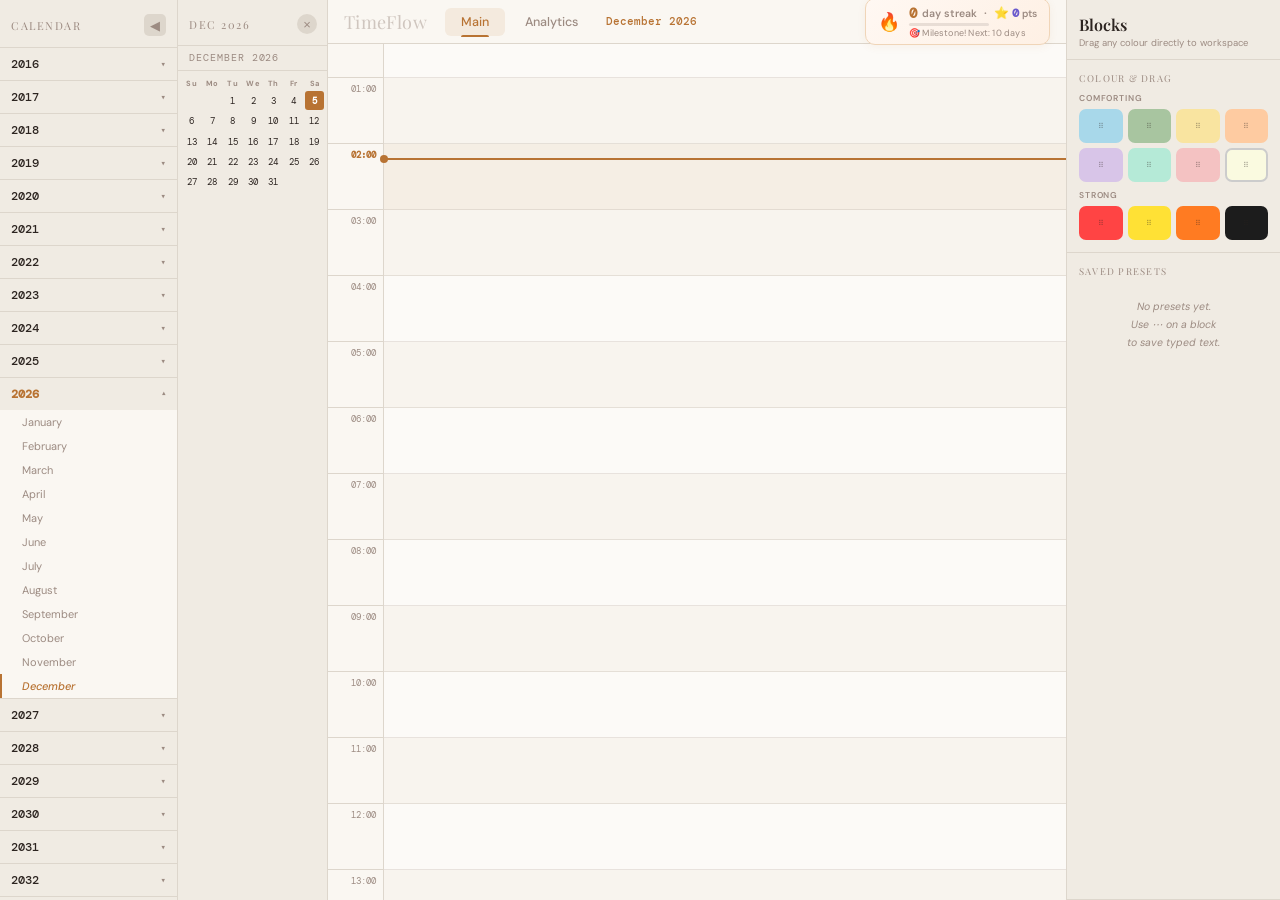
<file: timeflow.html>
<!DOCTYPE html>
<html lang="en">
<head>
<meta charset="UTF-8"/>
<meta name="viewport" content="width=device-width, initial-scale=1.0"/>
<title>TimeFlow — Time Management</title>
<link href="https://fonts.googleapis.com/css2?family=Playfair+Display:ital,wght@0,400;0,600;1,400&family=DM+Sans:opsz,wght@9..40,300;9..40,400;9..40,500;9..40,600&family=DM+Mono:wght@400;500&display=swap" rel="stylesheet"/>
<style>
*,*::before,*::after{box-sizing:border-box;margin:0;padding:0}
:root{
  --bg:#FAF7F2;--sb-bg:#F0EBE3;--sb-hover:#E6DED5;
  --accent:#B87333;--accent2:#D49A6A;--text:#2C2420;--muted:#9C8B82;
  --border:#DDD6CC;--ws-bg:#F5F0E8;--sh:rgba(44,36,32,.10);
  --row-h:66px;--left-w:178px
}
html,body{height:100%;font-family:'DM Sans',sans-serif;background:var(--bg);color:var(--text);overflow:hidden}
#app{display:flex;height:100vh;width:100vw}
::-webkit-scrollbar{width:3px;height:3px}
::-webkit-scrollbar-track{background:transparent}
::-webkit-scrollbar-thumb{background:var(--border);border-radius:2px}

/* ═══ LEFT PANEL ═══ */
#left-panel{display:flex;flex-shrink:0;transition:width .28s cubic-bezier(.4,0,.2,1)}

.sidebar{height:100vh;overflow-y:auto;background:var(--sb-bg);border-right:1px solid var(--border);display:flex;flex-direction:column;flex-shrink:0}
#year-sidebar{width:var(--left-w);transition:width .28s cubic-bezier(.4,0,.2,1);overflow:hidden}
#year-sidebar.collapsed{width:38px;overflow:hidden}
#year-sidebar.collapsed .sb-content{opacity:0;pointer-events:none}

#date-sidebar{width:0;overflow:hidden;transition:width .28s cubic-bezier(.4,0,.2,1)}
#date-sidebar.open{width:150px;border-right:1px solid var(--border)}

.sb-head{
  padding:14px 11px 11px;font-family:'Playfair Display',serif;font-size:11px;
  letter-spacing:.14em;text-transform:uppercase;color:var(--muted);
  border-bottom:1px solid var(--border);display:flex;align-items:center;
  justify-content:space-between;flex-shrink:0;position:sticky;top:0;background:var(--sb-bg);z-index:3;
  min-height:42px
}
.sb-head-title{white-space:nowrap;overflow:hidden;transition:opacity .2s}
.sb-toggle{
  width:22px;height:22px;border-radius:5px;border:none;
  background:var(--border);color:var(--muted);cursor:pointer;font-size:13px;
  display:flex;align-items:center;justify-content:center;
  transition:background .15s,color .15s,transform .25s;flex-shrink:0
}
.sb-toggle:hover{background:var(--accent);color:#fff}
#year-sidebar.collapsed .sb-toggle{transform:rotate(180deg)}
.sb-content{transition:opacity .22s}

.sb-close{width:20px;height:20px;border-radius:50%;border:none;background:var(--border);color:var(--muted);cursor:pointer;font-size:13px;display:flex;align-items:center;justify-content:center;transition:background .15s,color .15s}
.sb-close:hover{background:var(--accent);color:#fff}

.year-group{border-bottom:1px solid var(--border)}
.year-label{padding:8px 11px;font-family:'DM Mono',monospace;font-size:12px;font-weight:500;cursor:pointer;display:flex;justify-content:space-between;align-items:center;transition:background .12s;user-select:none;color:var(--text)}
.year-label:hover{background:var(--sb-hover)}
.year-label.cur-yr{color:var(--accent);font-weight:600}
.year-label .chev{font-size:9px;transition:transform .2s;color:var(--muted)}
.year-label.expanded .chev{transform:rotate(180deg)}
.month-list{display:none;background:var(--bg)}
.month-list.open{display:block}
.month-item{padding:5px 11px 5px 20px;font-size:11px;cursor:pointer;color:var(--muted);transition:all .12s;border-left:2px solid transparent}
.month-item:hover{color:var(--text);background:var(--sb-hover);border-left-color:var(--accent2)}
.month-item.sel-month{color:var(--accent);border-left-color:var(--accent);font-weight:500}
.month-item.cur-month{font-style:italic}

#date-sidebar-inner{width:150px}
.ds-month-label{padding:6px 11px;font-size:9.5px;color:var(--muted);font-family:'DM Mono',monospace;text-transform:uppercase;letter-spacing:.1em;border-bottom:1px solid var(--border);background:var(--sb-bg)}
.day-grid{display:grid;grid-template-columns:repeat(7,1fr);gap:1px;padding:6px 4px 8px}
.day-hdr{font-size:7.5px;text-align:center;color:var(--muted);font-weight:700;padding:2px 0;letter-spacing:.04em}
.day-cell{aspect-ratio:1;display:flex;align-items:center;justify-content:center;font-size:9px;font-family:'DM Mono',monospace;border-radius:3px;cursor:pointer;transition:background .1s,color .1s;color:var(--text)}
.day-cell:not(.empty):hover{background:var(--accent);color:#fff}
.day-cell.today{background:var(--accent);color:#fff;font-weight:700}
.day-cell.empty{cursor:default}

/* ═══ WORKSPACE ═══ */
#workspace{flex:1;display:flex;flex-direction:column;overflow:hidden;min-width:0}

/* ── TOOLBAR ── */
#toolbar{
  flex-shrink:0;display:flex;align-items:center;
  background:var(--bg);border-bottom:1px solid var(--border);
  padding:0 16px;gap:4px;height:44px;z-index:30
}
#app-title{font-family:'Playfair Display',serif;font-size:18px;color:var(--muted);opacity:.45;letter-spacing:.02em;margin-right:14px;flex-shrink:0}
.tab-btn{
  padding:6px 16px;border:none;background:none;font-family:'DM Sans',sans-serif;
  font-size:12.5px;font-weight:500;cursor:pointer;border-radius:6px;
  color:var(--muted);transition:all .15s;position:relative
}
.tab-btn:hover{color:var(--text);background:var(--sb-hover)}
.tab-btn.active{color:var(--accent);background:rgba(184,115,51,.10)}
.tab-btn.active::after{content:'';position:absolute;bottom:-1px;left:16px;right:16px;height:2px;background:var(--accent);border-radius:2px 2px 0 0}

#date-display{font-family:'DM Mono',monospace;font-size:10.5px;color:var(--accent);font-weight:500;margin-left:8px}

#streak-widget{margin-left:auto;display:flex;align-items:center;gap:9px;background:linear-gradient(135deg,#fff8f3,#fef0e4);border:1px solid #f0d5b8;border-radius:10px;padding:5px 12px;box-shadow:0 2px 8px rgba(184,115,51,.07)}
.sw-fire{font-size:18px;line-height:1}
.sw-info{display:flex;flex-direction:column;gap:1px}
.sw-line1{display:flex;align-items:center;gap:5px;font-size:11.5px;font-weight:600;color:var(--text)}
.sw-streak-val{font-family:'DM Mono',monospace;font-size:14px;color:var(--accent);font-weight:700}
.sw-score-wrap{display:flex;align-items:center;gap:3px}
.sw-score-val{font-family:'DM Mono',monospace;font-size:12px;color:#6a5acd;font-weight:700}
.sw-score-lbl{font-size:10px;color:var(--muted)}
.sw-bar-wrap{height:3px;background:#e8ddd5;border-radius:2px;width:80px;overflow:hidden}
.sw-bar-fill{height:100%;background:linear-gradient(90deg,var(--accent2),var(--accent));border-radius:2px;transition:width .5s ease}
.sw-next{font-size:9px;color:var(--muted);letter-spacing:.02em}

/* ── VIEW PANELS ── */
#view-main,#view-analytics{display:none;flex:1;overflow:hidden;flex-direction:column}
#view-main.active,#view-analytics.active{display:flex}

/* ── MAIN VIEW ── */
#ws-scroll{flex:1;overflow-y:auto;overflow-x:hidden;display:flex;position:relative}
#time-col{flex-shrink:0;width:56px;background:var(--bg);border-right:1px solid var(--border);height:calc(var(--row-h)*24)}
.time-label{height:var(--row-h);display:flex;align-items:flex-start;justify-content:flex-end;padding:5px 7px 0 0;font-family:'DM Mono',monospace;font-size:9px;color:var(--muted);border-bottom:1px solid var(--border)}
.time-label.cur-time-row{color:var(--accent);font-weight:700}
#grid-area{flex:1;position:relative;height:calc(var(--row-h)*24);min-width:200px}
.grid-row{position:absolute;left:0;right:0;height:var(--row-h);border-bottom:1px solid rgba(200,190,180,.4)}
.grid-row:nth-child(odd){background:rgba(255,255,255,.35)}
.grid-row:nth-child(even){background:rgba(220,210,200,.1)}
.grid-row.cur-hr-row{background:rgba(184,115,51,.07)}
#now-line{position:absolute;left:0;right:0;height:2px;background:var(--accent);z-index:8;pointer-events:none;display:flex;align-items:center}
#now-line::before{content:'';width:8px;height:8px;border-radius:50%;background:var(--accent);margin-left:-4px;flex-shrink:0}

/* ═══ BLOCKS ═══ */
.block{
  position:absolute;min-width:130px;width:220px;height:calc(var(--row-h) - 6px);
  border-radius:7px;padding:7px 26px 7px 10px;cursor:move;
  box-shadow:0 2px 10px var(--sh);user-select:none;overflow:visible;
  transition:box-shadow .15s,transform .12s,width .2s ease,height .2s ease;z-index:10
}
.block:hover{box-shadow:0 6px 20px rgba(44,36,32,.15);z-index:20}
.block.dragging{
  box-shadow:0 18px 40px rgba(44,36,32,.26);z-index:100;opacity:.93;
  transform:rotate(.5deg) scale(1.06) !important;
  transition:box-shadow .15s,transform .15s !important
}
.block-resize{position:absolute;bottom:3px;right:3px;width:10px;height:10px;cursor:se-resize;opacity:.3;background-image:repeating-linear-gradient(135deg,currentColor 0 1.5px,transparent 0 3px);background-size:6px 6px}
.block:hover .block-resize{opacity:.6}
.block-text{outline:none;font-family:'DM Sans',sans-serif;font-size:12px;line-height:1.5;min-height:22px;word-break:break-word;cursor:text;height:100%;overflow:auto}
.block-text:empty::before{content:attr(data-ph);opacity:.32;pointer-events:none}
.block-menu-btn{position:absolute;top:4px;right:4px;width:19px;height:19px;border-radius:4px;border:none;background:rgba(128,128,128,.16);cursor:pointer;font-size:13px;display:flex;align-items:center;justify-content:center;opacity:0;transition:opacity .15s,background .12s;z-index:3;line-height:1}
.block:hover .block-menu-btn{opacity:1}
.block-menu-btn:hover{background:rgba(128,128,128,.32)}

/* ═══ DROPDOWN PORTAL ═══ */
#dd-portal{position:fixed;z-index:9999;top:0;left:0;pointer-events:none}
.block-dropdown{position:fixed;pointer-events:all;background:#fff;border:1px solid #e0d8d0;border-radius:12px;box-shadow:0 12px 36px rgba(0,0,0,.16),0 2px 8px rgba(0,0,0,.06);padding:14px;width:238px;animation:ddIn .14s ease}
@keyframes ddIn{from{opacity:0;transform:translateY(-6px)}to{opacity:1;transform:none}}
.dd-section-title{font-size:9px;text-transform:uppercase;letter-spacing:.14em;color:var(--muted);margin-bottom:8px;font-family:'Playfair Display',serif}
.dd-swatches{display:flex;flex-wrap:wrap;gap:6px;margin-bottom:2px}
.dd-swatch{width:26px;height:26px;border-radius:6px;cursor:pointer;border:2.5px solid transparent;transition:transform .1s,border-color .1s,box-shadow .1s}
.dd-swatch:hover{transform:scale(1.18);box-shadow:0 3px 8px rgba(0,0,0,.18)}
.dd-swatch.cur-sw{border-color:#333;box-shadow:0 0 0 2px rgba(0,0,0,.12)}
.dd-divider{border:none;border-top:1px solid #ede8e2;margin:9px 0}
.dd-btn{width:100%;text-align:left;padding:7px 10px;border:none;background:none;font-family:'DM Sans',sans-serif;font-size:12.5px;cursor:pointer;border-radius:6px;display:flex;align-items:center;gap:9px;transition:background .1s;color:var(--text)}
.dd-btn:hover{background:#f5f0e8}
.dd-btn.danger{color:#c0392b}
.dd-btn.danger:hover{background:#fde8e6}
.dd-btn-icon{font-size:14px;width:18px;text-align:center;flex-shrink:0}
.dd-cat{font-size:8.5px;text-transform:uppercase;letter-spacing:.1em;color:#b0a090;margin:7px 0 5px;font-weight:600}
.dd-cat:first-child{margin-top:2px}

/* ═══ RIGHT SIDEBAR ═══ */
#right-sidebar{width:214px;flex-shrink:0;height:100vh;overflow-y:auto;background:var(--sb-bg);border-left:1px solid var(--border);display:flex;flex-direction:column}
.rs-head{padding:14px 12px 10px;border-bottom:1px solid var(--border);background:var(--sb-bg);position:sticky;top:0;z-index:3}
.rs-head h2{font-family:'Playfair Display',serif;font-size:16px;font-weight:600}
.rs-head p{font-size:9.5px;color:var(--muted);margin-top:2px}
.rs-section{padding:12px;border-bottom:1px solid var(--border)}
.rs-section-title{font-size:9.5px;text-transform:uppercase;letter-spacing:.13em;color:var(--muted);margin-bottom:9px;font-family:'Playfair Display',serif}

/* Colour swatches — draggable */
.colour-cat{font-size:8.5px;text-transform:uppercase;letter-spacing:.1em;color:var(--muted);margin:8px 0 5px;font-weight:600}
.colour-cat:first-child{margin-top:0}
.colour-grid{display:grid;grid-template-columns:repeat(4,1fr);gap:5px}
.colour-swatch{
  height:34px;border-radius:7px;cursor:grab;
  border:2.5px solid transparent;transition:transform .12s,border-color .12s,box-shadow .12s;
  position:relative;display:flex;align-items:center;justify-content:center
}
.colour-swatch:hover{transform:translateY(-3px) scale(1.06);box-shadow:0 6px 14px var(--sh)}
.colour-swatch:active{cursor:grabbing}
.colour-swatch.sel{border-color:#333;box-shadow:0 4px 10px var(--sh)}
.colour-swatch .tick{position:absolute;inset:0;display:none;align-items:center;justify-content:center;font-size:11px}
.colour-swatch.sel .tick{display:flex}
.cs-grab-hint{font-size:8px;opacity:.4;pointer-events:none;line-height:1}

/* Presets */
.preset-item{background:#fff;border:1px solid var(--border);border-radius:7px;padding:6px 8px;margin-bottom:5px;display:flex;align-items:center;gap:7px;cursor:grab;transition:box-shadow .14s}
.preset-item:hover{box-shadow:0 3px 10px var(--sh)}
.preset-item:active{cursor:grabbing}
.preset-dot{width:10px;height:10px;border-radius:50%;flex-shrink:0;border:1px solid rgba(0,0,0,.08)}
.preset-txt{font-size:11px;flex:1;white-space:nowrap;overflow:hidden;text-overflow:ellipsis;color:var(--text)}
.preset-del{width:16px;height:16px;border:none;background:none;cursor:pointer;color:var(--muted);font-size:14px;display:flex;align-items:center;justify-content:center;border-radius:3px;opacity:0;transition:all .1s;flex-shrink:0;line-height:1}
.preset-item:hover .preset-del{opacity:1}
.preset-del:hover{background:#ff5252;color:#fff}
.no-presets{font-size:10.5px;color:var(--muted);text-align:center;padding:12px 6px;font-style:italic;line-height:1.7}

/* ═══ ANALYTICS VIEW ═══ */
#view-analytics{background:var(--ws-bg);padding:0;overflow-y:auto}
.analytics-inner{padding:28px 32px;max-width:920px;margin:0 auto}
.an-title{font-family:'Playfair Display',serif;font-size:22px;font-weight:600;margin-bottom:4px}
.an-sub{font-size:12px;color:var(--muted);margin-bottom:28px}

.an-grid{display:grid;grid-template-columns:1fr 1fr;gap:20px;margin-bottom:20px}
.an-card{background:#fff;border:1px solid var(--border);border-radius:14px;padding:20px;box-shadow:0 2px 12px var(--sh)}
.an-card-title{font-family:'Playfair Display',serif;font-size:14px;font-weight:600;margin-bottom:4px;color:var(--text)}
.an-card-sub{font-size:10.5px;color:var(--muted);margin-bottom:16px}
.an-card.full{grid-column:1/-1}

/* Pie chart */
#pie-wrap{display:flex;align-items:center;gap:28px;flex-wrap:wrap}
#pie-canvas{flex-shrink:0}
#pie-legend{display:flex;flex-direction:column;gap:8px;flex:1;min-width:140px}
.legend-item{display:flex;align-items:center;gap:8px;font-size:11.5px}
.legend-dot{width:11px;height:11px;border-radius:3px;flex-shrink:0}
.legend-label{flex:1;color:var(--text)}
.legend-pct{font-family:'DM Mono',monospace;font-size:11px;color:var(--muted);font-weight:500}
.legend-hrs{font-family:'DM Mono',monospace;font-size:10px;color:var(--muted)}

/* Stat cards */
.stat-row{display:grid;grid-template-columns:repeat(3,1fr);gap:14px;margin-bottom:20px}
.stat-card{background:#fff;border:1px solid var(--border);border-radius:12px;padding:16px;text-align:center;box-shadow:0 2px 8px var(--sh)}
.stat-val{font-family:'DM Mono',monospace;font-size:24px;font-weight:700;color:var(--accent)}
.stat-lbl{font-size:10.5px;color:var(--muted);margin-top:3px}

/* Bar chart */
#bar-chart{display:flex;align-items:flex-end;gap:6px;height:120px;padding-bottom:24px;position:relative}
.bar-col{display:flex;flex-direction:column;align-items:center;flex:1;height:100%;justify-content:flex-end}
.bar-fill{width:100%;border-radius:4px 4px 0 0;transition:height .6s ease;min-height:2px;position:relative}
.bar-fill:hover::after{content:attr(data-tip);position:absolute;top:-26px;left:50%;transform:translateX(-50%);background:#333;color:#fff;font-size:9px;padding:2px 6px;border-radius:4px;white-space:nowrap;pointer-events:none}
.bar-lbl{font-size:8px;color:var(--muted);margin-top:5px;font-family:'DM Mono',monospace;text-align:center}

.an-empty{text-align:center;padding:40px 20px;color:var(--muted);font-size:13px;font-style:italic;line-height:1.8}
.an-empty-icon{font-size:36px;margin-bottom:8px;opacity:.4}

/* ═══ TOAST & MILESTONE ═══ */
#toast{position:fixed;bottom:22px;left:50%;transform:translateX(-50%) translateY(14px);background:var(--text);color:#FAF7F2;padding:7px 17px;border-radius:22px;font-size:12px;opacity:0;transition:opacity .25s,transform .25s;z-index:10000;pointer-events:none;white-space:nowrap}
#toast.show{opacity:1;transform:translateX(-50%) translateY(0)}
#milestone-popup{position:fixed;top:50%;left:50%;transform:translate(-50%,-50%) scale(.7);background:#fff;border:1.5px solid #f0d5b8;border-radius:18px;padding:26px 34px;text-align:center;z-index:10001;box-shadow:0 24px 60px rgba(0,0,0,.18);opacity:0;transition:opacity .3s,transform .3s;pointer-events:none}
#milestone-popup.show{opacity:1;transform:translate(-50%,-50%) scale(1);pointer-events:all}
.mp-emoji{font-size:40px;margin-bottom:8px}
.mp-title{font-family:'Playfair Display',serif;font-size:21px;font-weight:600;color:var(--text)}
.mp-sub{font-size:12.5px;color:var(--muted);margin-top:5px}
.mp-score{font-family:'DM Mono',monospace;font-size:27px;color:#6a5acd;font-weight:700;margin:10px 0}
.mp-close{margin-top:12px;padding:7px 22px;background:var(--accent);color:#fff;border:none;border-radius:20px;font-size:13px;font-family:'DM Sans',sans-serif;cursor:pointer;transition:background .15s}
.mp-close:hover{background:var(--accent2)}
</style>
</head>
<body>
<div id="app">

<!-- LEFT PANEL -->
<div id="left-panel">
  <div class="sidebar" id="year-sidebar">
    <div class="sb-head">
      <span class="sb-head-title">Calendar</span>
      <button class="sb-toggle" id="cal-toggle" title="Minimise calendar" onclick="toggleCalendar()">◀</button>
    </div>
    <div class="sb-content" id="year-list"></div>
  </div>

  <div class="sidebar" id="date-sidebar">
    <div id="date-sidebar-inner">
      <div class="sb-head">
        <span id="ds-label">Dates</span>
        <button class="sb-close" onclick="closeDateSidebar()">×</button>
      </div>
      <div class="ds-month-label" id="ds-month-info"></div>
      <div class="day-grid" id="day-grid"></div>
    </div>
  </div>
</div>

<!-- WORKSPACE -->
<div id="workspace">

  <!-- TOOLBAR -->
  <div id="toolbar">
    <span id="app-title">TimeFlow</span>
    <button class="tab-btn active" id="tab-main" onclick="switchTab('main')">Main</button>
    <button class="tab-btn" id="tab-analytics" onclick="switchTab('analytics')">Analytics</button>
    <span id="date-display"></span>
    <div id="streak-widget">
      <div class="sw-fire" id="streak-fire">🔥</div>
      <div class="sw-info">
        <div class="sw-line1">
          <span class="sw-streak-val" id="streak-count">0</span>
          <span style="color:var(--muted);font-size:10.5px">day streak</span>
          <span style="color:var(--muted);margin:0 2px">·</span>
          <div class="sw-score-wrap">
            <span style="font-size:12px">⭐</span>
            <span class="sw-score-val" id="streak-score">0</span>
            <span class="sw-score-lbl">pts</span>
          </div>
        </div>
        <div class="sw-bar-wrap"><div class="sw-bar-fill" id="streak-bar"></div></div>
        <div class="sw-next" id="streak-next">Place a block to start your streak!</div>
      </div>
    </div>
  </div>

  <!-- MAIN VIEW -->
  <div id="view-main" class="active">
    <div id="ws-scroll">
      <div id="time-col"></div>
      <div id="grid-area"><div id="now-line"></div></div>
    </div>
  </div>

  <!-- ANALYTICS VIEW -->
  <div id="view-analytics">
    <div class="analytics-inner" id="analytics-inner"></div>
  </div>

</div><!-- #workspace -->

<!-- RIGHT SIDEBAR -->
<div id="right-sidebar">
  <div class="rs-head">
    <h2>Blocks</h2>
    <p>Drag any colour directly to workspace</p>
  </div>

  <div class="rs-section">
    <div class="rs-section-title">Colour & Drag</div>
    <div class="colour-cat">Comforting</div>
    <div class="colour-grid" id="comfort-grid"></div>
    <div class="colour-cat">Strong</div>
    <div class="colour-grid" id="strong-grid"></div>
  </div>

  <div class="rs-section" style="flex:1;min-height:100px">
    <div class="rs-section-title">Saved Presets</div>
    <div id="presets-list"></div>
  </div>
</div>

</div><!-- #app -->

<div id="dd-portal"></div>
<div id="toast"></div>
<div id="milestone-popup">
  <div class="mp-emoji">🏆</div>
  <div class="mp-title" id="mp-title">Streak Milestone!</div>
  <div class="mp-sub" id="mp-sub">You've been scheduling for 10 days in a row</div>
  <div class="mp-score" id="mp-score">+1,000 pts</div>
  <button class="mp-close" onclick="closeMilestone()">Awesome! ✓</button>
</div>

<script>
// ═══════════════════════════════
//  DATA
// ═══════════════════════════════
const MONTHS=['January','February','March','April','May','June','July','August','September','October','November','December'];
const DAYS_SH=['Su','Mo','Tu','We','Th','Fr','Sa'];
const ROW_H=66;

const COMFORT_COLORS=[
  {name:'Sky Blue',hex:'#A8D8EA',fg:'#1C1C1C'},
  {name:'Sage',hex:'#A8C5A0',fg:'#1C1C1C'},
  {name:'Warm Yellow',hex:'#F9E4A0',fg:'#1C1C1C'},
  {name:'Peach',hex:'#FECBA1',fg:'#1C1C1C'},
  {name:'Lavender',hex:'#D8C5E8',fg:'#1C1C1C'},
  {name:'Mint',hex:'#B5EAD7',fg:'#1C1C1C'},
  {name:'Blush',hex:'#F4C2C2',fg:'#1C1C1C'},
  {name:'Cream',hex:'#FAFAE0',fg:'#1C1C1C'},
];
const STRONG_COLORS=[
  {name:'Bright Red',hex:'#FF4444',fg:'#1C1C1C'},
  {name:'Bright Yellow',hex:'#FFE135',fg:'#1C1C1C'},
  {name:'Deep Orange',hex:'#FF7B22',fg:'#1C1C1C'},
  {name:'Black',hex:'#1C1C1C',fg:'#FFFFFF'},
];
const ALL_COLORS=[...COMFORT_COLORS,...STRONG_COLORS];

let presets=JSON.parse(localStorage.getItem('tf_presets')||'[]');
let blockCnt=0;
let dragColor=null; // color being dragged from swatch
const today=new Date();

// ═══════════════════════════════
//  AUDIO — vibration buzz
// ═══════════════════════════════
function playPlaceSound(){
  try{
    const ctx=new(window.AudioContext||window.webkitAudioContext)();
    // Quick buzz: two short pulses
    [0, 0.07].forEach(offset=>{
      const osc=ctx.createOscillator();
      const gain=ctx.createGain();
      osc.connect(gain);gain.connect(ctx.destination);
      osc.type='sawtooth';
      osc.frequency.setValueAtTime(180,ctx.currentTime+offset);
      osc.frequency.exponentialRampToValueAtTime(60,ctx.currentTime+offset+0.06);
      gain.gain.setValueAtTime(0.18,ctx.currentTime+offset);
      gain.gain.exponentialRampToValueAtTime(0.001,ctx.currentTime+offset+0.07);
      osc.start(ctx.currentTime+offset);
      osc.stop(ctx.currentTime+offset+0.08);
    });
    setTimeout(()=>ctx.close(),400);
  }catch(e){}
}

// ═══════════════════════════════
//  STREAK
// ═══════════════════════════════
const SK='tf_streak_v3';
function fmtDate(d){return d.toISOString().slice(0,10)}
function getStreak(){return JSON.parse(localStorage.getItem(SK)||JSON.stringify({lastDate:null,count:0,score:0}))}

function checkAndUpdateStreak(){
  const ts=fmtDate(new Date());
  let s=getStreak();
  if(s.lastDate===ts){updateStreakUI(s);return;}
  const prev=s.count;
  const yest=new Date();yest.setDate(yest.getDate()-1);
  s.count=s.lastDate===fmtDate(yest)?s.count+1:1;
  s.lastDate=ts;
  const om=Math.floor(prev/10),nm=Math.floor(s.count/10);
  if(nm>om){const gained=(nm-om)*1000;s.score=(s.score||0)+gained;setTimeout(()=>showMilestone(s.count,gained),700);}
  localStorage.setItem(SK,JSON.stringify(s));
  updateStreakUI(s);
}

function updateStreakUI(s){
  document.getElementById('streak-count').textContent=s.count;
  document.getElementById('streak-score').textContent=(s.score||0).toLocaleString();
  document.getElementById('streak-bar').style.width=((s.count%10)/10*100)+'%';
  const tn=10-(s.count%10);
  document.getElementById('streak-next').textContent=
    tn===10?`🎯 Milestone! Next: ${s.count+10} days`:`${tn} day${tn===1?'':'s'} to +1,000 pts ⭐`;
  document.getElementById('streak-fire').textContent=s.count>=30?'🔥🔥🔥':s.count>=20?'🔥🔥':'🔥';
}

function showMilestone(days,gained){
  document.getElementById('mp-title').textContent=`${days}-Day Streak! 🎉`;
  document.getElementById('mp-sub').textContent=`You've scheduled for ${days} days in a row!`;
  document.getElementById('mp-score').textContent=`+${gained.toLocaleString()} pts`;
  document.getElementById('milestone-popup').classList.add('show');
}
function closeMilestone(){document.getElementById('milestone-popup').classList.remove('show')}

(function(){updateStreakUI(getStreak())})();

// ═══════════════════════════════
//  INIT
// ═══════════════════════════════
function init(){
  buildYearList();
  buildTimeGrid();
  buildColourGrids();
  renderPresets();
  setupGridDrop();
  updateNowLine();
  setInterval(updateNowLine,60000);

  const yl=document.querySelector(`.year-label[data-year="${today.getFullYear()}"]`);
  if(yl){
    const ml=document.getElementById(`months-${today.getFullYear()}`);
    toggleYear(today.getFullYear(),yl,ml);
    setTimeout(()=>{
      const mi=document.querySelector(`.month-item[data-month="${today.getMonth()}"][data-year="${today.getFullYear()}"]`);
      if(mi)mi.click();
    },80);
  }
  document.getElementById('date-display').textContent=`${today.getDate()} ${MONTHS[today.getMonth()]} ${today.getFullYear()}`;
  setTimeout(()=>{document.getElementById('ws-scroll').scrollTop=Math.max(0,today.getHours()*ROW_H-100);},160);
  document.addEventListener('click',()=>closeDD());
}

// ═══════════════════════════════
//  CALENDAR COLLAPSE
// ═══════════════════════════════
function toggleCalendar(){
  const ys=document.getElementById('year-sidebar');
  ys.classList.toggle('collapsed');
  // Also close date sidebar when collapsing
  if(ys.classList.contains('collapsed')) closeDateSidebar();
}

// ═══════════════════════════════
//  TAB SWITCHING
// ═══════════════════════════════
function switchTab(tab){
  document.getElementById('view-main').classList.toggle('active',tab==='main');
  document.getElementById('view-analytics').classList.toggle('active',tab==='analytics');
  document.getElementById('tab-main').classList.toggle('active',tab==='main');
  document.getElementById('tab-analytics').classList.toggle('active',tab==='analytics');
  if(tab==='analytics') renderAnalytics();
}

// ═══════════════════════════════
//  YEAR SIDEBAR
// ═══════════════════════════════
function buildYearList(){
  const container=document.getElementById('year-list');
  const cy=today.getFullYear();
  for(let y=cy-10;y<=cy+10;y++){
    const grp=document.createElement('div');grp.className='year-group';
    const lbl=document.createElement('div');
    lbl.className='year-label'+(y===cy?' cur-yr':'');
    lbl.dataset.year=y;
    lbl.innerHTML=`<span>${y}</span><span class="chev">▾</span>`;
    const ml=document.createElement('div');ml.className='month-list';ml.id=`months-${y}`;
    MONTHS.forEach((m,i)=>{
      const item=document.createElement('div');
      item.className='month-item'+(i===today.getMonth()&&y===cy?' cur-month':'');
      item.dataset.month=i;item.dataset.year=y;item.textContent=m;
      item.addEventListener('click',e=>{e.stopPropagation();selectMonth(y,i,item);});
      ml.appendChild(item);
    });
    lbl.addEventListener('click',()=>toggleYear(y,lbl,ml));
    grp.appendChild(lbl);grp.appendChild(ml);container.appendChild(grp);
  }
}

function toggleYear(y,lbl,ml){
  const isOpen=ml.classList.contains('open');
  document.querySelectorAll('.month-list.open').forEach(el=>el.classList.remove('open'));
  document.querySelectorAll('.year-label.expanded').forEach(el=>el.classList.remove('expanded'));
  if(!isOpen){ml.classList.add('open');lbl.classList.add('expanded');}
}

function selectMonth(year,mi,item){
  document.querySelectorAll('.month-item.sel-month').forEach(el=>el.classList.remove('sel-month'));
  item.classList.add('sel-month');
  openDateSidebar(year,mi);
  document.getElementById('date-display').textContent=`${MONTHS[mi]} ${year}`;
}

function openDateSidebar(year,month){
  document.getElementById('date-sidebar').classList.add('open');
  document.getElementById('ds-label').textContent=MONTHS[month].slice(0,3)+' '+year;
  document.getElementById('ds-month-info').textContent=`${MONTHS[month]} ${year}`;
  buildDayGrid(year,month);
}
function closeDateSidebar(){document.getElementById('date-sidebar').classList.remove('open')}

function buildDayGrid(year,month){
  const grid=document.getElementById('day-grid');grid.innerHTML='';
  DAYS_SH.forEach(d=>{const h=document.createElement('div');h.className='day-hdr';h.textContent=d;grid.appendChild(h);});
  const fd=new Date(year,month,1).getDay(),dim=new Date(year,month+1,0).getDate();
  for(let i=0;i<fd;i++){const c=document.createElement('div');c.className='day-cell empty';grid.appendChild(c);}
  for(let d=1;d<=dim;d++){
    const c=document.createElement('div');c.className='day-cell';
    if(d===today.getDate()&&month===today.getMonth()&&year===today.getFullYear())c.classList.add('today');
    c.textContent=d;
    c.addEventListener('click',()=>{document.getElementById('date-display').textContent=`${d} ${MONTHS[month]} ${year}`;});
    grid.appendChild(c);
  }
}

// ═══════════════════════════════
//  TIME GRID
// ═══════════════════════════════
function buildTimeGrid(){
  const col=document.getElementById('time-col'),grid=document.getElementById('grid-area'),curH=today.getHours(),nl=document.getElementById('now-line');
  for(let h=0;h<24;h++){
    const lbl=document.createElement('div');lbl.className='time-label'+(h===curH?' cur-time-row':'');lbl.textContent=h.toString().padStart(2,'0')+':00';col.appendChild(lbl);
    const row=document.createElement('div');row.className='grid-row'+(h===curH?' cur-hr-row':'');row.style.top=(h*ROW_H)+'px';row.dataset.hour=h;grid.insertBefore(row,nl);
  }
}
function updateNowLine(){
  const now=new Date();
  document.getElementById('now-line').style.top=(( now.getHours()*60+now.getMinutes())/1440*(ROW_H*24))+'px';
}

// ═══════════════════════════════
//  COLOUR GRIDS — draggable swatches
// ═══════════════════════════════
function buildColourGrids(){
  buildColGrid('comfort-grid',COMFORT_COLORS);
  buildColGrid('strong-grid',STRONG_COLORS);
}

function buildColGrid(id,colors){
  const g=document.getElementById(id);
  colors.forEach(col=>{
    const s=document.createElement('div');
    s.className='colour-swatch';
    s.style.background=col.hex;
    if(col.hex==='#FAFAE0')s.style.border='2px solid #ccc';
    s.title=col.name+'\nDrag to workspace';
    s.draggable=true;
    // Tick (not needed for selection anymore, keeping for drag feedback)
    const hint=document.createElement('span');hint.className='cs-grab-hint';hint.textContent='⠿';s.appendChild(hint);
    s.addEventListener('dragstart',e=>{
      dragColor=col;
      e.dataTransfer.setData('text/plain','color-swatch');
      e.dataTransfer.effectAllowed='copy';
    });
    s.addEventListener('dragend',()=>{ dragColor=null; });
    g.appendChild(s);
  });
}

// ═══════════════════════════════
//  DROP onto grid
// ═══════════════════════════════
function setupGridDrop(){
  const grid=document.getElementById('grid-area');
  grid.addEventListener('dragover',e=>{e.preventDefault();e.dataTransfer.dropEffect='copy';});
  grid.addEventListener('drop',e=>{
    e.preventDefault();
    const type=e.dataTransfer.getData('text/plain');
    if(type!=='color-swatch'&&!type.startsWith('preset:'))return;
    const rect=grid.getBoundingClientRect();
    const sy=snapY(e.clientY-rect.top);
    const sx=Math.max(0,e.clientX-rect.left-110);
    let text='',color=dragColor||COMFORT_COLORS[0];
    if(type.startsWith('preset:')){
      const idx=parseInt(type.split(':')[1]);
      const p=presets[idx];
      if(p){text=p.text;color=ALL_COLORS.find(c=>c.hex===p.color)||color;}
    }
    createBlock(sx,sy,text,color);
    checkAndUpdateStreak();
    playPlaceSound();
    dragColor=null;
  });
}

function snapY(y){return Math.max(0,Math.round(y/ROW_H)*ROW_H)}

// ═══════════════════════════════
//  CREATE BLOCK
// ═══════════════════════════════
function createBlock(x,y,text,color){
  const c=color||COMFORT_COLORS[0];
  const grid=document.getElementById('grid-area');
  blockCnt++;
  const block=document.createElement('div');
  block.className='block';
  block.style.left=x+'px';block.style.top=y+'px';
  applyColor(block,c);

  const txt=document.createElement('div');
  txt.className='block-text';txt.contentEditable='true';txt.spellcheck=true;
  txt.dataset.ph='Type here…';txt.style.color=c.fg;
  if(text)txt.textContent=text;

  const btn=document.createElement('button');
  btn.className='block-menu-btn';btn.textContent='⋯';btn.style.color=c.fg;
  btn.addEventListener('click',e=>{e.stopPropagation();openDD(block,btn);});

  const rh=document.createElement('div');
  rh.className='block-resize';rh.style.color=c.fg;
  rh.addEventListener('mousedown',e=>{e.stopPropagation();resizeBlock(e,block);});

  block.appendChild(txt);block.appendChild(btn);block.appendChild(rh);
  block.addEventListener('mousedown',e=>{
    if(e.target===txt||e.target===btn||e.target===rh||e.target.closest('.block-dropdown'))return;
    dragBlock(e,block);
  });
  grid.appendChild(block);
  if(!text)setTimeout(()=>txt.focus(),40);
  return block;
}

function applyColor(block,c){
  block.style.background=c.hex;block.dataset.hex=c.hex;block.dataset.fg=c.fg;
  block.style.border=c.hex==='#FAFAE0'?'1px solid #ccc':'none';
  block.dataset.name=c.name||'';
  const txt=block.querySelector('.block-text');
  const btn=block.querySelector('.block-menu-btn');
  const rh=block.querySelector('.block-resize');
  if(txt)txt.style.color=c.fg;if(btn)btn.style.color=c.fg;if(rh)rh.style.color=c.fg;
}

// ═══════════════════════════════
//  DRAG BLOCK (expand on drag)
// ═══════════════════════════════
function dragBlock(e,block){
  e.preventDefault();
  const grid=document.getElementById('grid-area');
  const br=block.getBoundingClientRect();
  const ox=e.clientX-br.left,oy=e.clientY-br.top;
  const origH=block.style.height||'';
  const origW=block.style.width||'';

  block.classList.add('dragging');block.style.zIndex=100;

  const onMove=ev=>{
    const gr=grid.getBoundingClientRect();
    block.style.left=Math.max(0,ev.clientX-gr.left-ox)+'px';
    block.style.top=Math.max(0,ev.clientY-gr.top-oy)+'px';
  };
  const onUp=()=>{
    block.classList.remove('dragging');block.style.zIndex='';
    // Snap back — restore original size via transition
    if(origH)block.style.height=origH;
    if(origW)block.style.width=origW;
    block.style.top=snapY(parseFloat(block.style.top))+'px';
    document.removeEventListener('mousemove',onMove);
    document.removeEventListener('mouseup',onUp);
  };
  document.addEventListener('mousemove',onMove);
  document.addEventListener('mouseup',onUp);
}

// ═══════════════════════════════
//  RESIZE BLOCK
// ═══════════════════════════════
function resizeBlock(e,block){
  e.preventDefault();
  const sx=e.clientX,sy=e.clientY,sw=block.offsetWidth,sh=block.offsetHeight;
  const onMove=ev=>{
    block.style.width=Math.max(130,sw+(ev.clientX-sx))+'px';
    block.style.height=Math.max(ROW_H-6,sh+(ev.clientY-sy))+'px';
  };
  const onUp=()=>{
    const rows=Math.max(1,Math.round(block.offsetHeight/ROW_H));
    block.style.height=(rows*ROW_H-6)+'px';
    document.removeEventListener('mousemove',onMove);
    document.removeEventListener('mouseup',onUp);
  };
  document.addEventListener('mousemove',onMove);
  document.addEventListener('mouseup',onUp);
}

// ═══════════════════════════════
//  DROPDOWN
// ═══════════════════════════════
function openDD(block,btnEl){
  closeDD();
  const portal=document.getElementById('dd-portal');
  const dd=document.createElement('div');dd.className='block-dropdown';

  const ct=document.createElement('div');ct.className='dd-section-title';ct.textContent='Change Colour';dd.appendChild(ct);
  const swCat1=document.createElement('div');swCat1.className='dd-cat';swCat1.textContent='Comforting';dd.appendChild(swCat1);
  const sw1=document.createElement('div');sw1.className='dd-swatches';
  COMFORT_COLORS.forEach(col=>{sw1.appendChild(makeSwatch(col,block.dataset.hex===col.hex,()=>{applyColor(block,col);closeDD();}));});
  dd.appendChild(sw1);
  const swCat2=document.createElement('div');swCat2.className='dd-cat';swCat2.textContent='Strong';dd.appendChild(swCat2);
  const sw2=document.createElement('div');sw2.className='dd-swatches';
  STRONG_COLORS.forEach(col=>{sw2.appendChild(makeSwatch(col,block.dataset.hex===col.hex,()=>{applyColor(block,col);closeDD();}));});
  dd.appendChild(sw2);
  dd.appendChild(makeDivider());
  dd.appendChild(makeBtn('💾','Save Text as Preset',()=>{
    const t=block.querySelector('.block-text').textContent.trim();
    if(!t){showToast('Type something in the block first!');closeDD();return;}
    presets.push({text:t,color:block.dataset.hex});
    localStorage.setItem('tf_presets',JSON.stringify(presets));
    renderPresets();closeDD();showToast('Saved to Presets ✓');
  }));
  dd.appendChild(makeBtn('⧉','Duplicate Block',()=>{
    const t=block.querySelector('.block-text').textContent;
    const c=ALL_COLORS.find(x=>x.hex===block.dataset.hex)||COMFORT_COLORS[0];
    createBlock(parseFloat(block.style.left)+18,snapY(parseFloat(block.style.top)+ROW_H),t,c);closeDD();
  }));
  dd.appendChild(makeBtn('⬆','Bring to Front',()=>{block.style.zIndex=(parseInt(block.style.zIndex||10)+10)+'';closeDD();showToast('Brought to front');}));
  dd.appendChild(makeDivider());
  const db=makeBtn('🗑','Delete Block',()=>{block.remove();closeDD();});db.classList.add('danger');dd.appendChild(db);

  portal.appendChild(dd);
  const br=btnEl.getBoundingClientRect();
  let top=br.bottom+6,left=br.right-238;
  if(left<8)left=8;if(left+238>window.innerWidth-8)left=window.innerWidth-246;
  if(top+470>window.innerHeight-8)top=Math.max(8,br.top-476);
  dd.style.top=top+'px';dd.style.left=left+'px';
}

function makeSwatch(col,isCur,onClick){
  const s=document.createElement('div');s.className='dd-swatch'+(isCur?' cur-sw':'');
  s.style.background=col.hex;if(col.hex==='#FAFAE0')s.style.border='2px solid #ccc';s.title=col.name;
  s.addEventListener('click',e=>{e.stopPropagation();onClick();});return s;
}
function makeBtn(icon,label,onClick){
  const b=document.createElement('button');b.className='dd-btn';
  b.innerHTML=`<span class="dd-btn-icon">${icon}</span>${label}`;
  b.addEventListener('click',e=>{e.stopPropagation();onClick();});return b;
}
function makeDivider(){const d=document.createElement('hr');d.className='dd-divider';return d;}
function closeDD(){document.getElementById('dd-portal').innerHTML='';}

// ═══════════════════════════════
//  PRESETS
// ═══════════════════════════════
function renderPresets(){
  const list=document.getElementById('presets-list');list.innerHTML='';
  if(!presets.length){list.innerHTML='<div class="no-presets">No presets yet.<br>Use ⋯ on a block<br>to save typed text.</div>';return;}
  presets.forEach((p,i)=>{
    const item=document.createElement('div');item.className='preset-item';item.draggable=true;
    const dot=document.createElement('div');dot.className='preset-dot';dot.style.background=p.color;
    const txt=document.createElement('div');txt.className='preset-txt';txt.textContent=p.text;
    const del=document.createElement('button');del.className='preset-del';del.textContent='×';
    del.addEventListener('click',e=>{e.stopPropagation();presets.splice(i,1);localStorage.setItem('tf_presets',JSON.stringify(presets));renderPresets();});
    item.appendChild(dot);item.appendChild(txt);item.appendChild(del);
    item.addEventListener('dragstart',e=>{
      const c=ALL_COLORS.find(x=>x.hex===p.color)||COMFORT_COLORS[0];
      dragColor=c;
      e.dataTransfer.setData('text/plain',`preset:${i}`);e.dataTransfer.effectAllowed='copy';
    });
    item.addEventListener('dragend',()=>{dragColor=null;});
    list.appendChild(item);
  });
}

// ═══════════════════════════════
//  ANALYTICS
// ═══════════════════════════════
function getBlocks(){
  const blocks=document.querySelectorAll('#grid-area .block');
  return Array.from(blocks).map(b=>{
    const topPx=parseFloat(b.style.top)||0;
    const hPx=b.offsetHeight;
    const startHour=topPx/ROW_H;
    const durationHours=hPx/ROW_H;
    return{
      color:b.dataset.hex||'#A8D8EA',
      fg:b.dataset.fg||'#1C1C1C',
      name:b.dataset.name||b.dataset.hex||'Block',
      text:(b.querySelector('.block-text')||{}).textContent||'',
      startHour,durationHours,
      topPx,hPx
    };
  });
}

function renderAnalytics(){
  const inner=document.getElementById('analytics-inner');
  inner.innerHTML='';
  const blocks=getBlocks();

  inner.innerHTML=`
    <div class="an-title">Schedule Analytics</div>
    <div class="an-sub">Based on blocks currently on your workspace</div>
  `;

  if(!blocks.length){
    inner.innerHTML+=`<div class="an-card"><div class="an-empty"><div class="an-empty-icon">📊</div>No blocks on the workspace yet.<br>Head to <strong>Main</strong> and drag some colour blocks to build your schedule.</div></div>`;
    return;
  }

  // ── Stats ──
  const totalH=blocks.reduce((s,b)=>s+b.durationHours,0);
  const freeH=Math.max(0,24-totalH);
  const avgDur=totalH/blocks.length;

  // Find busiest hour
  const hourLoad=new Array(24).fill(0);
  blocks.forEach(b=>{
    const s=Math.floor(b.startHour),e=Math.min(24,Math.ceil(b.startHour+b.durationHours));
    for(let h=s;h<e;h++)hourLoad[h]++;
  });
  const busiestH=hourLoad.indexOf(Math.max(...hourLoad));

  inner.innerHTML+=`
    <div class="stat-row">
      <div class="stat-card"><div class="stat-val">${blocks.length}</div><div class="stat-lbl">Total Blocks</div></div>
      <div class="stat-card"><div class="stat-val">${totalH.toFixed(1)}h</div><div class="stat-lbl">Scheduled Time</div></div>
      <div class="stat-card"><div class="stat-val">${busiestH.toString().padStart(2,'0')}:00</div><div class="stat-lbl">Busiest Hour</div></div>
    </div>
  `;

  // ── Pie chart by colour ──
  const colorMap={};
  blocks.forEach(b=>{
    const key=b.color;
    if(!colorMap[key])colorMap[key]={color:b.color,fg:b.fg,name:b.name,hours:0,count:0};
    colorMap[key].hours+=b.durationHours;
    colorMap[key].count++;
  });
  // Add free time
  if(freeH>0) colorMap['__free']={color:'#E8E0D8',fg:'#9C8B82',name:'Free Time',hours:freeH,count:0};

  const slices=Object.values(colorMap).sort((a,b2)=>b2.hours-a.hours);
  const totalAll=slices.reduce((s,x)=>s+x.hours,0);

  const anGrid=document.createElement('div');anGrid.className='an-grid';

  // Pie card
  const pieCard=document.createElement('div');pieCard.className='an-card';
  pieCard.innerHTML=`<div class="an-card-title">Time Distribution</div><div class="an-card-sub">Hours allocated per colour block</div>`;

  const pieWrap=document.createElement('div');pieWrap.id='pie-wrap';

  const canvas=document.createElement('canvas');
  canvas.id='pie-canvas';canvas.width=160;canvas.height=160;pieWrap.appendChild(canvas);

  const legend=document.createElement('div');legend.id='pie-legend';
  slices.forEach(s=>{
    const pct=(s.hours/totalAll*100).toFixed(1);
    const li=document.createElement('div');li.className='legend-item';
    li.innerHTML=`<div class="legend-dot" style="background:${s.color}"></div><span class="legend-label">${s.name}</span><span class="legend-pct">${pct}%</span><span class="legend-hrs">${s.hours.toFixed(1)}h</span>`;
    legend.appendChild(li);
  });
  pieWrap.appendChild(legend);
  pieCard.appendChild(pieWrap);

  // Bar chart card (blocks by hour)
  const barCard=document.createElement('div');barCard.className='an-card';
  barCard.innerHTML=`<div class="an-card-title">Hourly Load</div><div class="an-card-sub">Number of blocks per hour</div>`;
  const barChart=document.createElement('div');barChart.id='bar-chart';
  const maxLoad=Math.max(...hourLoad,1);
  // Only show hours 6–23
  for(let h=0;h<24;h++){
    const col=document.createElement('div');col.className='bar-col';
    const fill=document.createElement('div');fill.className='bar-fill';
    fill.style.background=hourLoad[h]>0?`hsl(${28+h*6},60%,${55-hourLoad[h]*4}%)`:'#ede8e2';
    const pctH=(hourLoad[h]/maxLoad*90);
    fill.style.height=pctH+'%';
    fill.setAttribute('data-tip',`${h.toString().padStart(2,'0')}:00 · ${hourLoad[h]} block${hourLoad[h]!==1?'s':''}`);
    const lbl=document.createElement('div');lbl.className='bar-lbl';lbl.textContent=h%3===0?h.toString().padStart(2,'0'):'';
    col.appendChild(fill);col.appendChild(lbl);barChart.appendChild(col);
  }
  barCard.appendChild(barChart);

  anGrid.appendChild(pieCard);
  anGrid.appendChild(barCard);

  // Block list card
  const listCard=document.createElement('div');listCard.className='an-card full';
  listCard.innerHTML=`<div class="an-card-title">Block Summary</div><div class="an-card-sub">All scheduled blocks on workspace</div>`;
  const tbl=document.createElement('table');
  tbl.style.cssText='width:100%;border-collapse:collapse;font-size:12px';
  tbl.innerHTML=`<thead><tr style="text-align:left;border-bottom:1px solid #ede8e2">
    <th style="padding:6px 10px;font-weight:600;color:var(--muted);font-size:10px;text-transform:uppercase;letter-spacing:.08em">Colour</th>
    <th style="padding:6px 10px;font-weight:600;color:var(--muted);font-size:10px;text-transform:uppercase;letter-spacing:.08em">Text</th>
    <th style="padding:6px 10px;font-weight:600;color:var(--muted);font-size:10px;text-transform:uppercase;letter-spacing:.08em">Start</th>
    <th style="padding:6px 10px;font-weight:600;color:var(--muted);font-size:10px;text-transform:uppercase;letter-spacing:.08em">Duration</th>
  </tr></thead>`;
  const tbody=document.createElement('tbody');
  blocks.forEach(b=>{
    const hr=Math.floor(b.startHour),mn=Math.round((b.startHour-hr)*60);
    const timeStr=`${hr.toString().padStart(2,'0')}:${mn.toString().padStart(2,'0')}`;
    const dur=b.durationHours>=1?`${b.durationHours.toFixed(1)}h`:`${Math.round(b.durationHours*60)}m`;
    const tr=document.createElement('tr');
    tr.style.borderBottom='1px solid #f5f0e8';
    tr.innerHTML=`
      <td style="padding:7px 10px"><span style="display:inline-block;width:14px;height:14px;border-radius:3px;background:${b.color};vertical-align:middle;margin-right:6px;border:1px solid rgba(0,0,0,.08)"></span>${b.name}</td>
      <td style="padding:7px 10px;color:var(--muted)">${b.text||'—'}</td>
      <td style="padding:7px 10px;font-family:'DM Mono',monospace;font-size:11px">${timeStr}</td>
      <td style="padding:7px 10px;font-family:'DM Mono',monospace;font-size:11px">${dur}</td>
    `;
    tbody.appendChild(tr);
  });
  tbl.appendChild(tbody);listCard.appendChild(tbl);
  anGrid.appendChild(listCard);
  inner.appendChild(anGrid);

  // Draw pie with requestAnimationFrame
  requestAnimationFrame(()=>drawPie(canvas,slices,totalAll));
}

function drawPie(canvas,slices,total){
  const ctx=canvas.getContext('2d');
  const cx=80,cy=80,r=70;
  ctx.clearRect(0,0,160,160);
  let angle=-Math.PI/2;
  slices.forEach(s=>{
    const sweep=s.hours/total*Math.PI*2;
    ctx.beginPath();ctx.moveTo(cx,cy);ctx.arc(cx,cy,r,angle,angle+sweep);ctx.closePath();
    ctx.fillStyle=s.color;ctx.fill();
    ctx.strokeStyle='#fff';ctx.lineWidth=2;ctx.stroke();
    angle+=sweep;
  });
  // Centre hole
  ctx.beginPath();ctx.arc(cx,cy,r*0.42,0,Math.PI*2);ctx.fillStyle='#fff';ctx.fill();
  // Centre label
  ctx.fillStyle='#9C8B82';ctx.textAlign='center';ctx.font='bold 11px DM Sans, sans-serif';
  ctx.fillText(slices.length-1+(slices.find(s=>s.color==='#E8E0D8')?0:0)+' blocks',cx,cy+4);
}

// ═══════════════════════════════
//  TOAST
// ═══════════════════════════════
function showToast(msg){
  const t=document.getElementById('toast');t.textContent=msg;t.classList.add('show');
  setTimeout(()=>t.classList.remove('show'),2600);
}

init();
</script>
</body>
</html>
</file>
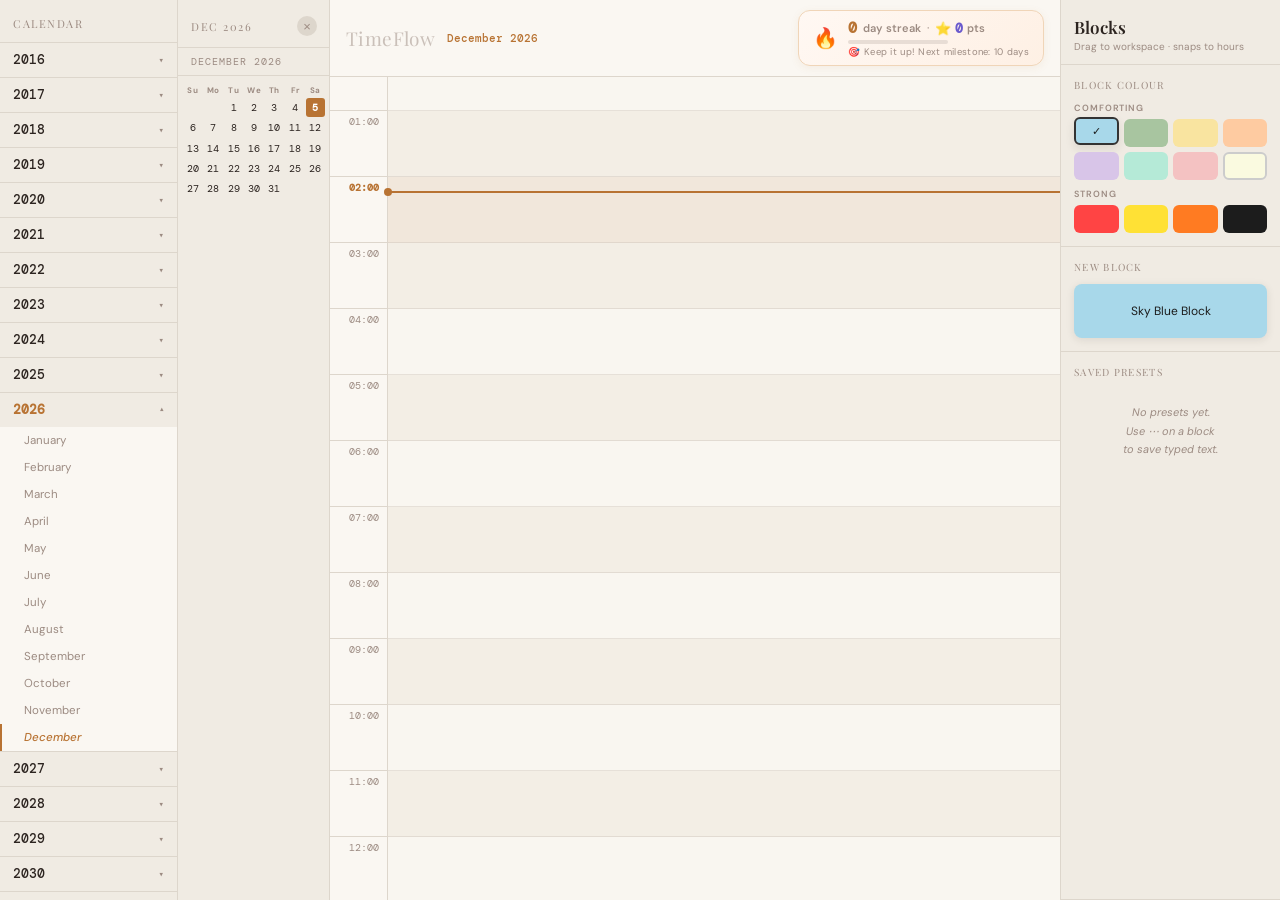
<file: timeflow1.html>
<!DOCTYPE html>
<html lang="en">
<head>
<meta charset="UTF-8"/>
<meta name="viewport" content="width=device-width, initial-scale=1.0"/>
<title>TimeFlow — Time Management</title>
<link href="https://fonts.googleapis.com/css2?family=Playfair+Display:ital,wght@0,400;0,600;1,400&family=DM+Sans:opsz,wght@9..40,300;9..40,400;9..40,500;9..40,600&family=DM+Mono:wght@400;500&display=swap" rel="stylesheet"/>
<style>
*,*::before,*::after{box-sizing:border-box;margin:0;padding:0}
:root{
  --bg:#FAF7F2;--sb-bg:#F0EBE3;--sb-hover:#E6DED5;
  --accent:#B87333;--accent2:#D49A6A;--text:#2C2420;--muted:#9C8B82;
  --border:#DDD6CC;--ws-bg:#F5F0E8;--sh:rgba(44,36,32,.10);
  --row-h:66px
}
html,body{height:100%;font-family:'DM Sans',sans-serif;background:var(--bg);color:var(--text);overflow:hidden}
#app{display:flex;height:100vh;width:100vw}
::-webkit-scrollbar{width:3px;height:3px}
::-webkit-scrollbar-track{background:transparent}
::-webkit-scrollbar-thumb{background:var(--border);border-radius:2px}

/* ═══ LEFT SIDEBARS ═══ */
#left-panel{display:flex;flex-shrink:0}
.sidebar{height:100vh;overflow-y:auto;background:var(--sb-bg);border-right:1px solid var(--border);display:flex;flex-direction:column;flex-shrink:0}
#year-sidebar{width:178px}
#date-sidebar{width:0;overflow:hidden;transition:width .28s cubic-bezier(.4,0,.2,1)}
#date-sidebar.open{width:152px;border-right:1px solid var(--border)}
.sb-head{padding:16px 13px 11px;font-family:'Playfair Display',serif;font-size:11px;letter-spacing:.14em;text-transform:uppercase;color:var(--muted);border-bottom:1px solid var(--border);display:flex;align-items:center;justify-content:space-between;flex-shrink:0;position:sticky;top:0;background:var(--sb-bg);z-index:3}
.sb-close{width:20px;height:20px;border-radius:50%;border:none;background:var(--border);color:var(--muted);cursor:pointer;font-size:13px;display:flex;align-items:center;justify-content:center;transition:background .15s,color .15s}
.sb-close:hover{background:var(--accent);color:#fff}
.year-group{border-bottom:1px solid var(--border)}
.year-label{padding:9px 13px;font-family:'DM Mono',monospace;font-size:12.5px;font-weight:500;cursor:pointer;display:flex;justify-content:space-between;align-items:center;transition:background .12s;user-select:none;color:var(--text)}
.year-label:hover{background:var(--sb-hover)}
.year-label.cur-yr{color:var(--accent);font-weight:600}
.year-label .chev{font-size:9px;transition:transform .2s;color:var(--muted)}
.year-label.expanded .chev{transform:rotate(180deg)}
.month-list{display:none;background:var(--bg)}
.month-list.open{display:block}
.month-item{padding:6px 13px 6px 22px;font-size:11.5px;cursor:pointer;color:var(--muted);transition:all .12s;border-left:2px solid transparent}
.month-item:hover{color:var(--text);background:var(--sb-hover);border-left-color:var(--accent2)}
.month-item.sel-month{color:var(--accent);border-left-color:var(--accent);font-weight:500}
.month-item.cur-month{font-style:italic}
#date-sidebar-inner{width:152px}
.ds-month-label{padding:7px 13px;font-size:10px;color:var(--muted);font-family:'DM Mono',monospace;text-transform:uppercase;letter-spacing:.1em;border-bottom:1px solid var(--border);background:var(--sb-bg)}
.day-grid{display:grid;grid-template-columns:repeat(7,1fr);gap:1px;padding:7px 5px 8px}
.day-hdr{font-size:8px;text-align:center;color:var(--muted);font-weight:700;padding:2px 0;letter-spacing:.04em}
.day-cell{aspect-ratio:1;display:flex;align-items:center;justify-content:center;font-size:9.5px;font-family:'DM Mono',monospace;border-radius:3px;cursor:pointer;transition:background .1s,color .1s;color:var(--text)}
.day-cell:not(.empty):hover{background:var(--accent);color:#fff}
.day-cell.today{background:var(--accent);color:#fff;font-weight:700}
.day-cell.empty{cursor:default}

/* ═══ WORKSPACE ═══ */
#workspace{flex:1;display:flex;flex-direction:column;overflow:hidden;background:var(--ws-bg);min-width:0}

/* TOP BAR */
#ws-topbar{flex-shrink:0;display:flex;align-items:center;padding:10px 16px;background:var(--bg);border-bottom:1px solid var(--border);gap:12px;z-index:20}
#app-title{font-family:'Playfair Display',serif;font-size:19px;color:var(--muted);opacity:.5;letter-spacing:.02em;flex-shrink:0}
#date-display{font-family:'DM Mono',monospace;font-size:11px;color:var(--accent);font-weight:500;flex-shrink:0}

/* Streak widget */
#streak-widget{margin-left:auto;display:flex;align-items:center;gap:10px;background:linear-gradient(135deg,#fff8f3,#fef0e4);border:1px solid #f0d5b8;border-radius:12px;padding:7px 14px;box-shadow:0 2px 8px rgba(184,115,51,.08)}
.sw-fire{font-size:20px;line-height:1}
.sw-info{display:flex;flex-direction:column;gap:2px}
.sw-line1{display:flex;align-items:center;gap:6px;font-size:12px;font-weight:600;color:var(--text)}
.sw-streak-val{font-family:'DM Mono',monospace;font-size:15px;color:var(--accent);font-weight:700}
.sw-sep{color:var(--muted);font-weight:400}
.sw-score-wrap{display:flex;align-items:center;gap:4px}
.sw-score-val{font-family:'DM Mono',monospace;font-size:13px;color:#6a5acd;font-weight:700}
.sw-score-lbl{font-size:11px;color:var(--muted)}
.sw-bar-wrap{height:4px;background:#e8ddd5;border-radius:2px;width:100px;overflow:hidden}
.sw-bar-fill{height:100%;background:linear-gradient(90deg,var(--accent2),var(--accent));border-radius:2px;transition:width .5s ease;width:0%}
.sw-next{font-size:9.5px;color:var(--muted);letter-spacing:.03em}

/* SCROLL BODY */
#ws-scroll{flex:1;overflow-y:auto;overflow-x:hidden;display:flex;position:relative}

/* TIME COLUMN */
#time-col{flex-shrink:0;width:58px;background:var(--bg);border-right:1px solid var(--border);height:calc(var(--row-h) * 24)}
.time-label{height:var(--row-h);display:flex;align-items:flex-start;justify-content:flex-end;padding:5px 8px 0 0;font-family:'DM Mono',monospace;font-size:9.5px;color:var(--muted);border-bottom:1px solid var(--border)}
.time-label.cur-time-row{color:var(--accent);font-weight:700}

/* GRID AREA */
#grid-area{flex:1;position:relative;height:calc(var(--row-h) * 24);min-width:200px}
.grid-row{position:absolute;left:0;right:0;height:var(--row-h);border-bottom:1px solid rgba(200,190,180,.4)}
.grid-row:nth-child(odd){background:rgba(255,255,255,.35)}
.grid-row:nth-child(even){background:rgba(220,210,200,.1)}
.grid-row.cur-hr-row{background:rgba(184,115,51,.07)}
#now-line{position:absolute;left:0;right:0;height:2px;background:var(--accent);z-index:8;pointer-events:none;display:flex;align-items:center}
#now-line::before{content:'';width:8px;height:8px;border-radius:50%;background:var(--accent);margin-left:-4px;flex-shrink:0}

/* ═══ BLOCKS ═══ */
.block{position:absolute;min-width:130px;width:220px;height:calc(var(--row-h) - 6px);border-radius:7px;padding:8px 26px 8px 10px;cursor:move;box-shadow:0 2px 10px var(--sh);user-select:none;overflow:visible;transition:box-shadow .15s,transform .1s;z-index:10}
.block:hover{box-shadow:0 6px 20px rgba(44,36,32,.15);z-index:20}
.block.dragging{box-shadow:0 14px 36px rgba(44,36,32,.22);z-index:100;opacity:.92;transform:rotate(.4deg)}
.block-resize{position:absolute;bottom:3px;right:3px;width:10px;height:10px;cursor:se-resize;opacity:.3;background-image:repeating-linear-gradient(135deg,currentColor 0 1.5px,transparent 0 3px);background-size:6px 6px}
.block:hover .block-resize{opacity:.6}
.block-text{outline:none;font-family:'DM Sans',sans-serif;font-size:12px;line-height:1.5;min-height:24px;word-break:break-word;cursor:text;height:100%;overflow:auto}
.block-text:empty::before{content:attr(data-ph);opacity:.32;pointer-events:none}
.block-menu-btn{position:absolute;top:4px;right:4px;width:20px;height:20px;border-radius:4px;border:none;background:rgba(128,128,128,.16);cursor:pointer;font-size:14px;display:flex;align-items:center;justify-content:center;opacity:0;transition:opacity .15s,background .12s;z-index:3;line-height:1}
.block:hover .block-menu-btn{opacity:1}
.block-menu-btn:hover{background:rgba(128,128,128,.32)}

/* ═══ DROPDOWN PORTAL ═══ */
#dd-portal{position:fixed;z-index:9999;top:0;left:0;pointer-events:none}
.block-dropdown{position:fixed;pointer-events:all;background:#fff;border:1px solid #e0d8d0;border-radius:12px;box-shadow:0 12px 36px rgba(0,0,0,.16),0 2px 8px rgba(0,0,0,.06);padding:14px;width:234px;animation:ddIn .14s ease}
@keyframes ddIn{from{opacity:0;transform:translateY(-6px)}to{opacity:1;transform:none}}
.dd-section-title{font-size:9px;text-transform:uppercase;letter-spacing:.14em;color:var(--muted);margin-bottom:8px;font-family:'Playfair Display',serif}
.dd-swatches{display:flex;flex-wrap:wrap;gap:6px;margin-bottom:2px}
.dd-swatch{width:26px;height:26px;border-radius:6px;cursor:pointer;border:2.5px solid transparent;transition:transform .1s,border-color .1s,box-shadow .1s}
.dd-swatch:hover{transform:scale(1.18);box-shadow:0 3px 8px rgba(0,0,0,.18)}
.dd-swatch.cur-sw{border-color:#333;box-shadow:0 0 0 2px rgba(0,0,0,.12)}
.dd-divider{border:none;border-top:1px solid #ede8e2;margin:10px 0}
.dd-btn{width:100%;text-align:left;padding:7px 10px;border:none;background:none;font-family:'DM Sans',sans-serif;font-size:12.5px;cursor:pointer;border-radius:6px;display:flex;align-items:center;gap:9px;transition:background .1s;color:var(--text)}
.dd-btn:hover{background:#f5f0e8}
.dd-btn.danger{color:#c0392b}
.dd-btn.danger:hover{background:#fde8e6}
.dd-btn-icon{font-size:14px;width:18px;text-align:center;flex-shrink:0}
.dd-cat{font-size:8.5px;text-transform:uppercase;letter-spacing:.1em;color:#b0a090;margin:8px 0 5px;font-weight:600}
.dd-cat:first-child{margin-top:2px}

/* ═══ RIGHT SIDEBAR ═══ */
#right-sidebar{width:220px;flex-shrink:0;height:100vh;overflow-y:auto;background:var(--sb-bg);border-left:1px solid var(--border);display:flex;flex-direction:column}
.rs-head{padding:16px 13px 11px;border-bottom:1px solid var(--border);background:var(--sb-bg);position:sticky;top:0;z-index:3}
.rs-head h2{font-family:'Playfair Display',serif;font-size:17px;font-weight:600}
.rs-head p{font-size:10px;color:var(--muted);margin-top:2px}
.rs-section{padding:13px;border-bottom:1px solid var(--border)}
.rs-section-title{font-size:10px;text-transform:uppercase;letter-spacing:.13em;color:var(--muted);margin-bottom:10px;font-family:'Playfair Display',serif}
.colour-cat{font-size:9px;text-transform:uppercase;letter-spacing:.1em;color:var(--muted);margin:8px 0 5px;font-weight:600}
.colour-cat:first-child{margin-top:0}
.colour-grid{display:grid;grid-template-columns:repeat(4,1fr);gap:5px}
.colour-swatch{height:28px;border-radius:6px;cursor:pointer;border:2.5px solid transparent;transition:transform .12s,border-color .12s,box-shadow .12s;position:relative}
.colour-swatch:hover{transform:translateY(-2px);box-shadow:0 4px 10px var(--sh)}
.colour-swatch.sel{border-color:#333;transform:translateY(-2px);box-shadow:0 4px 10px var(--sh)}
.colour-swatch .tick{position:absolute;inset:0;display:none;align-items:center;justify-content:center;font-size:11px}
.colour-swatch.sel .tick{display:flex}
#block-tmpl{border-radius:8px;padding:12px 10px;cursor:grab;min-height:54px;display:flex;align-items:center;justify-content:center;font-size:12px;font-family:'DM Sans',sans-serif;box-shadow:0 2px 8px var(--sh);transition:box-shadow .18s,transform .18s;text-align:center;user-select:none}
#block-tmpl:hover{box-shadow:0 6px 18px var(--sh);transform:translateY(-2px)}
#block-tmpl:active{cursor:grabbing}
.preset-item{background:#fff;border:1px solid var(--border);border-radius:7px;padding:7px 9px;margin-bottom:5px;display:flex;align-items:center;gap:8px;cursor:grab;transition:box-shadow .14s}
.preset-item:hover{box-shadow:0 3px 10px var(--sh)}
.preset-item:active{cursor:grabbing}
.preset-dot{width:10px;height:10px;border-radius:50%;flex-shrink:0;border:1px solid rgba(0,0,0,.08)}
.preset-txt{font-size:11px;flex:1;white-space:nowrap;overflow:hidden;text-overflow:ellipsis;color:var(--text)}
.preset-del{width:17px;height:17px;border:none;background:none;cursor:pointer;color:var(--muted);font-size:15px;display:flex;align-items:center;justify-content:center;border-radius:3px;opacity:0;transition:all .1s;flex-shrink:0;line-height:1}
.preset-item:hover .preset-del{opacity:1}
.preset-del:hover{background:#ff5252;color:#fff}
.no-presets{font-size:11px;color:var(--muted);text-align:center;padding:14px 6px;font-style:italic;line-height:1.7}

/* Toast */
#toast{position:fixed;bottom:22px;left:50%;transform:translateX(-50%) translateY(14px);background:var(--text);color:#FAF7F2;padding:8px 18px;border-radius:22px;font-size:12px;opacity:0;transition:opacity .25s,transform .25s;z-index:10000;pointer-events:none;white-space:nowrap}
#toast.show{opacity:1;transform:translateX(-50%) translateY(0)}

/* Milestone popup */
#milestone-popup{position:fixed;top:50%;left:50%;transform:translate(-50%,-50%) scale(.7);background:#fff;border:1.5px solid #f0d5b8;border-radius:18px;padding:28px 36px;text-align:center;z-index:10001;box-shadow:0 24px 60px rgba(0,0,0,.18);opacity:0;transition:opacity .3s,transform .3s;pointer-events:none}
#milestone-popup.show{opacity:1;transform:translate(-50%,-50%) scale(1);pointer-events:all}
.mp-emoji{font-size:42px;margin-bottom:8px}
.mp-title{font-family:'Playfair Display',serif;font-size:22px;font-weight:600;color:var(--text)}
.mp-sub{font-size:13px;color:var(--muted);margin-top:5px}
.mp-score{font-family:'DM Mono',monospace;font-size:28px;color:#6a5acd;font-weight:700;margin:10px 0}
.mp-close{margin-top:14px;padding:8px 24px;background:var(--accent);color:#fff;border:none;border-radius:20px;font-size:13px;font-family:'DM Sans',sans-serif;cursor:pointer;transition:background .15s}
.mp-close:hover{background:var(--accent2)}
</style>
</head>
<body>
<div id="app">

<!-- LEFT PANEL -->
<div id="left-panel">
  <div class="sidebar" id="year-sidebar">
    <div class="sb-head"><span>Calendar</span></div>
    <div id="year-list"></div>
  </div>
  <div class="sidebar" id="date-sidebar">
    <div id="date-sidebar-inner">
      <div class="sb-head">
        <span id="ds-label">Dates</span>
        <button class="sb-close" onclick="closeDateSidebar()">×</button>
      </div>
      <div class="ds-month-label" id="ds-month-info"></div>
      <div class="day-grid" id="day-grid"></div>
    </div>
  </div>
</div>

<!-- WORKSPACE -->
<div id="workspace">
  <div id="ws-topbar">
    <span id="app-title">TimeFlow</span>
    <span id="date-display"></span>
    <div id="streak-widget">
      <div class="sw-fire" id="streak-fire">🔥</div>
      <div class="sw-info">
        <div class="sw-line1">
          <span class="sw-streak-val" id="streak-count">0</span>
          <span style="color:var(--muted);font-size:11px">day streak</span>
          <span class="sw-sep">·</span>
          <div class="sw-score-wrap">
            <span style="font-size:13px">⭐</span>
            <span class="sw-score-val" id="streak-score">0</span>
            <span class="sw-score-lbl">pts</span>
          </div>
        </div>
        <div class="sw-bar-wrap"><div class="sw-bar-fill" id="streak-bar"></div></div>
        <div class="sw-next" id="streak-next">Place a block to start your streak!</div>
      </div>
    </div>
  </div>
  <div id="ws-scroll">
    <div id="time-col"></div>
    <div id="grid-area">
      <div id="now-line"></div>
    </div>
  </div>
</div>

<!-- RIGHT SIDEBAR -->
<div id="right-sidebar">
  <div class="rs-head">
    <h2>Blocks</h2>
    <p>Drag to workspace · snaps to hours</p>
  </div>
  <div class="rs-section">
    <div class="rs-section-title">Block Colour</div>
    <div class="colour-cat">Comforting</div>
    <div class="colour-grid" id="comfort-grid"></div>
    <div class="colour-cat">Strong</div>
    <div class="colour-grid" id="strong-grid"></div>
  </div>
  <div class="rs-section">
    <div class="rs-section-title">New Block</div>
    <div id="block-tmpl" draggable="true"><span id="tmpl-label">Drag me →</span></div>
  </div>
  <div class="rs-section" style="flex:1;min-height:100px">
    <div class="rs-section-title">Saved Presets</div>
    <div id="presets-list"></div>
  </div>
</div>

</div><!-- #app -->

<div id="dd-portal"></div>
<div id="toast"></div>
<div id="milestone-popup">
  <div class="mp-emoji">🏆</div>
  <div class="mp-title" id="mp-title">Streak Milestone!</div>
  <div class="mp-sub" id="mp-sub">You've been scheduling for 10 days in a row</div>
  <div class="mp-score" id="mp-score">+1,000 pts</div>
  <button class="mp-close" onclick="closeMilestone()">Awesome! ✓</button>
</div>

<script>
// ═══════════════════════════════
//  CONSTANTS
// ═══════════════════════════════
const MONTHS=['January','February','March','April','May','June','July','August','September','October','November','December'];
const DAYS_SH=['Su','Mo','Tu','We','Th','Fr','Sa'];
const ROW_H=66;

const COMFORT_COLORS=[
  {name:'Sky Blue',hex:'#A8D8EA',fg:'#1C1C1C'},
  {name:'Sage',hex:'#A8C5A0',fg:'#1C1C1C'},
  {name:'Warm Yellow',hex:'#F9E4A0',fg:'#1C1C1C'},
  {name:'Peach',hex:'#FECBA1',fg:'#1C1C1C'},
  {name:'Lavender',hex:'#D8C5E8',fg:'#1C1C1C'},
  {name:'Mint',hex:'#B5EAD7',fg:'#1C1C1C'},
  {name:'Blush',hex:'#F4C2C2',fg:'#1C1C1C'},
  {name:'Cream',hex:'#FAFAE0',fg:'#1C1C1C'},
];
const STRONG_COLORS=[
  {name:'Bright Red',hex:'#FF4444',fg:'#1C1C1C'},
  {name:'Bright Yellow',hex:'#FFE135',fg:'#1C1C1C'},
  {name:'Deep Orange',hex:'#FF7B22',fg:'#1C1C1C'},
  {name:'Black',hex:'#1C1C1C',fg:'#FFFFFF'},
];
const ALL_COLORS=[...COMFORT_COLORS,...STRONG_COLORS];

let selColor=COMFORT_COLORS[0];
let presets=JSON.parse(localStorage.getItem('tf_presets')||'[]');
let blockCnt=0;
const today=new Date();

// ═══════════════════════════════
//  STREAK
// ═══════════════════════════════
const SK='tf_streak_v3';
function fmtDate(d){return d.toISOString().slice(0,10)}
function getStreak(){return JSON.parse(localStorage.getItem(SK)||JSON.stringify({lastDate:null,count:0,score:0}))}

function checkAndUpdateStreak(){
  const ts=fmtDate(new Date());
  let s=getStreak();
  if(s.lastDate===ts){updateStreakUI(s);return;}
  const prev=s.count;
  const yest=new Date();yest.setDate(yest.getDate()-1);
  const ys=fmtDate(yest);
  s.count=s.lastDate===ys?s.count+1:1;
  s.lastDate=ts;
  const om=Math.floor(prev/10),nm=Math.floor(s.count/10);
  if(nm>om){
    const gained=(nm-om)*1000;
    s.score=(s.score||0)+gained;
    setTimeout(()=>showMilestone(s.count,gained),600);
  }
  localStorage.setItem(SK,JSON.stringify(s));
  updateStreakUI(s);
}

function updateStreakUI(s){
  document.getElementById('streak-count').textContent=s.count;
  document.getElementById('streak-score').textContent=(s.score||0).toLocaleString();
  const p=(s.count%10)/10*100;
  document.getElementById('streak-bar').style.width=p+'%';
  const toNext=10-(s.count%10);
  document.getElementById('streak-next').textContent=
    toNext===10?`🎯 Keep it up! Next milestone: ${s.count+10} days`:`${toNext} day${toNext===1?'':'s'} to +1,000 pts ⭐`;
  document.getElementById('streak-fire').textContent=s.count>=30?'🔥🔥🔥':s.count>=20?'🔥🔥':'🔥';
}

function showMilestone(days,gained){
  document.getElementById('mp-title').textContent=`${days}-Day Streak! 🎉`;
  document.getElementById('mp-sub').textContent=`Incredible — you've scheduled for ${days} days in a row!`;
  document.getElementById('mp-score').textContent=`+${gained.toLocaleString()} pts`;
  document.getElementById('milestone-popup').classList.add('show');
}
function closeMilestone(){document.getElementById('milestone-popup').classList.remove('show')}

// Init streak UI on load
(function(){updateStreakUI(getStreak())})();

// ═══════════════════════════════
//  INIT
// ═══════════════════════════════
function init(){
  buildYearList();
  buildTimeGrid();
  buildColourGrids();
  updateTemplate();
  renderPresets();
  setupGridDrop();
  setupTmplDrag();
  updateNowLine();
  setInterval(updateNowLine,60000);

  const yl=document.querySelector(`.year-label[data-year="${today.getFullYear()}"]`);
  if(yl){
    const ml=document.getElementById(`months-${today.getFullYear()}`);
    toggleYear(today.getFullYear(),yl,ml);
    setTimeout(()=>{
      const mi=document.querySelector(`.month-item[data-month="${today.getMonth()}"][data-year="${today.getFullYear()}"]`);
      if(mi)mi.click();
    },80);
  }
  document.getElementById('date-display').textContent=`${today.getDate()} ${MONTHS[today.getMonth()]} ${today.getFullYear()}`;
  setTimeout(()=>{
    const sy=Math.max(0,today.getHours()*ROW_H-100);
    document.getElementById('ws-scroll').scrollTop=sy;
  },160);
  document.addEventListener('click',()=>closeDD());
}

// ═══════════════════════════════
//  YEAR SIDEBAR
// ═══════════════════════════════
function buildYearList(){
  const container=document.getElementById('year-list');
  const cy=today.getFullYear();
  for(let y=cy-10;y<=cy+10;y++){
    const grp=document.createElement('div');grp.className='year-group';
    const lbl=document.createElement('div');
    lbl.className='year-label'+(y===cy?' cur-yr':'');
    lbl.dataset.year=y;
    lbl.innerHTML=`<span>${y}</span><span class="chev">▾</span>`;
    const ml=document.createElement('div');ml.className='month-list';ml.id=`months-${y}`;
    MONTHS.forEach((m,i)=>{
      const item=document.createElement('div');
      item.className='month-item'+(i===today.getMonth()&&y===cy?' cur-month':'');
      item.dataset.month=i;item.dataset.year=y;item.textContent=m;
      item.addEventListener('click',e=>{e.stopPropagation();selectMonth(y,i,item);});
      ml.appendChild(item);
    });
    lbl.addEventListener('click',()=>toggleYear(y,lbl,ml));
    grp.appendChild(lbl);grp.appendChild(ml);container.appendChild(grp);
  }
}

function toggleYear(year,lbl,ml){
  const isOpen=ml.classList.contains('open');
  document.querySelectorAll('.month-list.open').forEach(el=>el.classList.remove('open'));
  document.querySelectorAll('.year-label.expanded').forEach(el=>el.classList.remove('expanded'));
  if(!isOpen){ml.classList.add('open');lbl.classList.add('expanded');}
}

function selectMonth(year,mi,item){
  document.querySelectorAll('.month-item.sel-month').forEach(el=>el.classList.remove('sel-month'));
  item.classList.add('sel-month');
  openDateSidebar(year,mi);
  document.getElementById('date-display').textContent=`${MONTHS[mi]} ${year}`;
}

// ═══════════════════════════════
//  DATE SIDEBAR
// ═══════════════════════════════
function openDateSidebar(year,month){
  document.getElementById('date-sidebar').classList.add('open');
  document.getElementById('ds-label').textContent=MONTHS[month].slice(0,3)+' '+year;
  document.getElementById('ds-month-info').textContent=`${MONTHS[month]} ${year}`;
  buildDayGrid(year,month);
}
function closeDateSidebar(){document.getElementById('date-sidebar').classList.remove('open')}

function buildDayGrid(year,month){
  const grid=document.getElementById('day-grid');
  grid.innerHTML='';
  DAYS_SH.forEach(d=>{const h=document.createElement('div');h.className='day-hdr';h.textContent=d;grid.appendChild(h);});
  const firstDay=new Date(year,month,1).getDay();
  const daysInMonth=new Date(year,month+1,0).getDate();
  for(let i=0;i<firstDay;i++){const c=document.createElement('div');c.className='day-cell empty';grid.appendChild(c);}
  for(let d=1;d<=daysInMonth;d++){
    const c=document.createElement('div');c.className='day-cell';
    if(d===today.getDate()&&month===today.getMonth()&&year===today.getFullYear())c.classList.add('today');
    c.textContent=d;
    c.addEventListener('click',()=>{document.getElementById('date-display').textContent=`${d} ${MONTHS[month]} ${year}`;});
    grid.appendChild(c);
  }
}

// ═══════════════════════════════
//  TIME GRID
// ═══════════════════════════════
function buildTimeGrid(){
  const col=document.getElementById('time-col');
  const grid=document.getElementById('grid-area');
  const curH=today.getHours();
  const nowLine=document.getElementById('now-line');
  for(let h=0;h<24;h++){
    const lbl=document.createElement('div');
    lbl.className='time-label'+(h===curH?' cur-time-row':'');
    lbl.textContent=h.toString().padStart(2,'0')+':00';
    col.appendChild(lbl);
    const row=document.createElement('div');
    row.className='grid-row'+(h===curH?' cur-hr-row':'');
    row.style.top=(h*ROW_H)+'px';
    row.dataset.hour=h;
    grid.insertBefore(row,nowLine);
  }
}

function updateNowLine(){
  const now=new Date();
  const mins=now.getHours()*60+now.getMinutes();
  const top=mins/1440*(ROW_H*24);
  document.getElementById('now-line').style.top=top+'px';
}

// ═══════════════════════════════
//  COLOUR GRIDS
// ═══════════════════════════════
function buildColourGrids(){
  buildColGrid('comfort-grid',COMFORT_COLORS);
  buildColGrid('strong-grid',STRONG_COLORS);
}
function buildColGrid(id,colors){
  const g=document.getElementById(id);
  colors.forEach(col=>{
    const s=document.createElement('div');
    s.className='colour-swatch'+(col===selColor?' sel':'');
    s.style.background=col.hex;
    if(col.hex==='#FAFAE0')s.style.border='2px solid #ccc';
    s.title=col.name;
    const tick=document.createElement('span');tick.className='tick';tick.textContent='✓';tick.style.color=col.fg;
    s.appendChild(tick);
    s.addEventListener('click',()=>{
      selColor=col;
      document.querySelectorAll('.colour-swatch').forEach(x=>x.classList.remove('sel'));
      s.classList.add('sel');
      updateTemplate();
    });
    g.appendChild(s);
  });
}

function updateTemplate(){
  const tmpl=document.getElementById('block-tmpl');
  const lbl=document.getElementById('tmpl-label');
  tmpl.style.background=selColor.hex;
  tmpl.style.color=selColor.fg;
  tmpl.style.border=selColor.hex==='#FAFAE0'?'1px solid #ccc':'none';
  lbl.textContent=selColor.name+' Block';
}

function setupTmplDrag(){
  const tmpl=document.getElementById('block-tmpl');
  tmpl.addEventListener('dragstart',e=>{e.dataTransfer.setData('text/plain','new-block');e.dataTransfer.effectAllowed='copy';});
}

// ═══════════════════════════════
//  DROP
// ═══════════════════════════════
function setupGridDrop(){
  const grid=document.getElementById('grid-area');
  grid.addEventListener('dragover',e=>{e.preventDefault();e.dataTransfer.dropEffect='copy';});
  grid.addEventListener('drop',e=>{
    e.preventDefault();
    const type=e.dataTransfer.getData('text/plain');
    if(type!=='new-block'&&!type.startsWith('preset:'))return;
    const rect=grid.getBoundingClientRect();
    const rawX=e.clientX-rect.left;
    const rawY=e.clientY-rect.top;
    const sy=snapY(rawY);
    const sx=Math.max(0,rawX-110);
    let text='',color=selColor;
    if(type.startsWith('preset:')){
      const idx=parseInt(type.split(':')[1]);
      const p=presets[idx];
      if(p){text=p.text;color=ALL_COLORS.find(c=>c.hex===p.color)||selColor;}
    }
    createBlock(sx,sy,text,color);
    checkAndUpdateStreak();
  });
}

function snapY(y){return Math.max(0,Math.round(y/ROW_H)*ROW_H)}

// ═══════════════════════════════
//  CREATE BLOCK
// ═══════════════════════════════
function createBlock(x,y,text,color){
  const c=color||selColor;
  const grid=document.getElementById('grid-area');
  blockCnt++;
  const block=document.createElement('div');
  block.className='block';
  block.style.left=x+'px';
  block.style.top=y+'px';
  applyColor(block,c);

  const txt=document.createElement('div');
  txt.className='block-text';txt.contentEditable='true';txt.spellcheck=true;
  txt.dataset.ph='Type here…';txt.style.color=c.fg;
  if(text)txt.textContent=text;

  const btn=document.createElement('button');
  btn.className='block-menu-btn';btn.textContent='⋯';btn.style.color=c.fg;
  btn.addEventListener('click',e=>{e.stopPropagation();openDD(block,btn);});

  const rh=document.createElement('div');
  rh.className='block-resize';rh.style.color=c.fg;
  rh.addEventListener('mousedown',e=>{e.stopPropagation();resizeBlock(e,block);});

  block.appendChild(txt);block.appendChild(btn);block.appendChild(rh);
  block.addEventListener('mousedown',e=>{
    if(e.target===txt||e.target===btn||e.target===rh||e.target.closest('.block-dropdown'))return;
    dragBlock(e,block);
  });
  grid.appendChild(block);
  if(!text)setTimeout(()=>txt.focus(),40);
  return block;
}

function applyColor(block,c){
  block.style.background=c.hex;
  block.dataset.hex=c.hex;block.dataset.fg=c.fg;
  block.style.border=c.hex==='#FAFAE0'?'1px solid #ccc':'none';
  const txt=block.querySelector('.block-text');
  const btn=block.querySelector('.block-menu-btn');
  const rh=block.querySelector('.block-resize');
  if(txt)txt.style.color=c.fg;
  if(btn)btn.style.color=c.fg;
  if(rh)rh.style.color=c.fg;
}

// ═══════════════════════════════
//  DRAG BLOCK
// ═══════════════════════════════
function dragBlock(e,block){
  e.preventDefault();
  const grid=document.getElementById('grid-area');
  const br=block.getBoundingClientRect();
  const ox=e.clientX-br.left,oy=e.clientY-br.top;
  block.classList.add('dragging');block.style.zIndex=100;
  const onMove=ev=>{
    const gr=grid.getBoundingClientRect();
    block.style.left=Math.max(0,ev.clientX-gr.left-ox)+'px';
    block.style.top=Math.max(0,ev.clientY-gr.top-oy)+'px';
  };
  const onUp=()=>{
    block.classList.remove('dragging');block.style.zIndex='';
    block.style.top=snapY(parseFloat(block.style.top))+'px';
    document.removeEventListener('mousemove',onMove);
    document.removeEventListener('mouseup',onUp);
  };
  document.addEventListener('mousemove',onMove);
  document.addEventListener('mouseup',onUp);
}

// ═══════════════════════════════
//  RESIZE BLOCK
// ═══════════════════════════════
function resizeBlock(e,block){
  e.preventDefault();
  const sx=e.clientX,sy=e.clientY,sw=block.offsetWidth,sh=block.offsetHeight;
  const onMove=ev=>{
    block.style.width=Math.max(130,sw+(ev.clientX-sx))+'px';
    block.style.height=Math.max(ROW_H-6,sh+(ev.clientY-sy))+'px';
  };
  const onUp=()=>{
    const rows=Math.max(1,Math.round(block.offsetHeight/ROW_H));
    block.style.height=(rows*ROW_H-6)+'px';
    document.removeEventListener('mousemove',onMove);
    document.removeEventListener('mouseup',onUp);
  };
  document.addEventListener('mousemove',onMove);
  document.addEventListener('mouseup',onUp);
}

// ═══════════════════════════════
//  DROPDOWN PORTAL
// ═══════════════════════════════
function openDD(block,btnEl){
  closeDD();
  const portal=document.getElementById('dd-portal');
  const dd=document.createElement('div');
  dd.className='block-dropdown';

  // Colour section
  const ct=document.createElement('div');ct.className='dd-section-title';ct.textContent='Change Colour';dd.appendChild(ct);
  const swCat1=document.createElement('div');swCat1.className='dd-cat';swCat1.textContent='Comforting';dd.appendChild(swCat1);
  const sw1=document.createElement('div');sw1.className='dd-swatches';
  COMFORT_COLORS.forEach(col=>{sw1.appendChild(makeSwatch(col,block.dataset.hex===col.hex,()=>{applyColor(block,col);closeDD();}));});
  dd.appendChild(sw1);
  const swCat2=document.createElement('div');swCat2.className='dd-cat';swCat2.textContent='Strong';dd.appendChild(swCat2);
  const sw2=document.createElement('div');sw2.className='dd-swatches';
  STRONG_COLORS.forEach(col=>{sw2.appendChild(makeSwatch(col,block.dataset.hex===col.hex,()=>{applyColor(block,col);closeDD();}));});
  dd.appendChild(sw2);

  dd.appendChild(makeDivider());

  // Save preset
  dd.appendChild(makeBtn('💾','Save Text as Preset',()=>{
    const t=block.querySelector('.block-text').textContent.trim();
    if(!t){showToast('Type something in the block first!');closeDD();return;}
    presets.push({text:t,color:block.dataset.hex});
    localStorage.setItem('tf_presets',JSON.stringify(presets));
    renderPresets();closeDD();showToast('Saved to Presets ✓');
  }));

  // Duplicate
  dd.appendChild(makeBtn('⧉','Duplicate Block',()=>{
    const t=block.querySelector('.block-text').textContent;
    const c=ALL_COLORS.find(x=>x.hex===block.dataset.hex)||selColor;
    const ny=snapY(parseFloat(block.style.top)+ROW_H);
    createBlock(parseFloat(block.style.left)+18,ny,t,c);
    closeDD();
  }));

  // Bring to front
  dd.appendChild(makeBtn('⬆','Bring to Front',()=>{
    block.style.zIndex=(parseInt(block.style.zIndex||10)+10)+'';
    closeDD();showToast('Brought to front');
  }));

  dd.appendChild(makeDivider());

  // Delete
  const db=makeBtn('🗑','Delete Block',()=>{block.remove();closeDD();});
  db.classList.add('danger');dd.appendChild(db);

  portal.appendChild(dd);

  // Position: fixed, avoid screen edges
  const br=btnEl.getBoundingClientRect();
  let top=br.bottom+6;
  let left=br.right-234;
  if(left<8)left=8;
  if(left+234>window.innerWidth-8)left=window.innerWidth-242;
  if(top+460>window.innerHeight-8)top=Math.max(8,br.top-466);
  dd.style.top=top+'px';
  dd.style.left=left+'px';
}

function makeSwatch(col,isCur,onClick){
  const s=document.createElement('div');
  s.className='dd-swatch'+(isCur?' cur-sw':'');
  s.style.background=col.hex;
  if(col.hex==='#FAFAE0')s.style.border='2px solid #ccc';
  s.title=col.name;
  s.addEventListener('click',e=>{e.stopPropagation();onClick();});
  return s;
}
function makeBtn(icon,label,onClick){
  const b=document.createElement('button');b.className='dd-btn';
  b.innerHTML=`<span class="dd-btn-icon">${icon}</span>${label}`;
  b.addEventListener('click',e=>{e.stopPropagation();onClick();});
  return b;
}
function makeDivider(){const d=document.createElement('hr');d.className='dd-divider';return d;}
function closeDD(){document.getElementById('dd-portal').innerHTML='';}

// ═══════════════════════════════
//  PRESETS
// ═══════════════════════════════
function renderPresets(){
  const list=document.getElementById('presets-list');
  list.innerHTML='';
  if(!presets.length){list.innerHTML='<div class="no-presets">No presets yet.<br>Use ⋯ on a block<br>to save typed text.</div>';return;}
  presets.forEach((p,i)=>{
    const item=document.createElement('div');
    item.className='preset-item';item.draggable=true;item.title=`Drag: "${p.text}"`;
    const dot=document.createElement('div');dot.className='preset-dot';dot.style.background=p.color;
    const txt=document.createElement('div');txt.className='preset-txt';txt.textContent=p.text;
    const del=document.createElement('button');del.className='preset-del';del.textContent='×';
    del.addEventListener('click',e=>{e.stopPropagation();presets.splice(i,1);localStorage.setItem('tf_presets',JSON.stringify(presets));renderPresets();});
    item.appendChild(dot);item.appendChild(txt);item.appendChild(del);
    item.addEventListener('dragstart',e=>{e.dataTransfer.setData('text/plain',`preset:${i}`);e.dataTransfer.effectAllowed='copy';});
    list.appendChild(item);
  });
}

// ═══════════════════════════════
//  TOAST
// ═══════════════════════════════
function showToast(msg){
  const t=document.getElementById('toast');t.textContent=msg;t.classList.add('show');
  setTimeout(()=>t.classList.remove('show'),2600);
}

init();
</script>
</body>
</html>
</file>
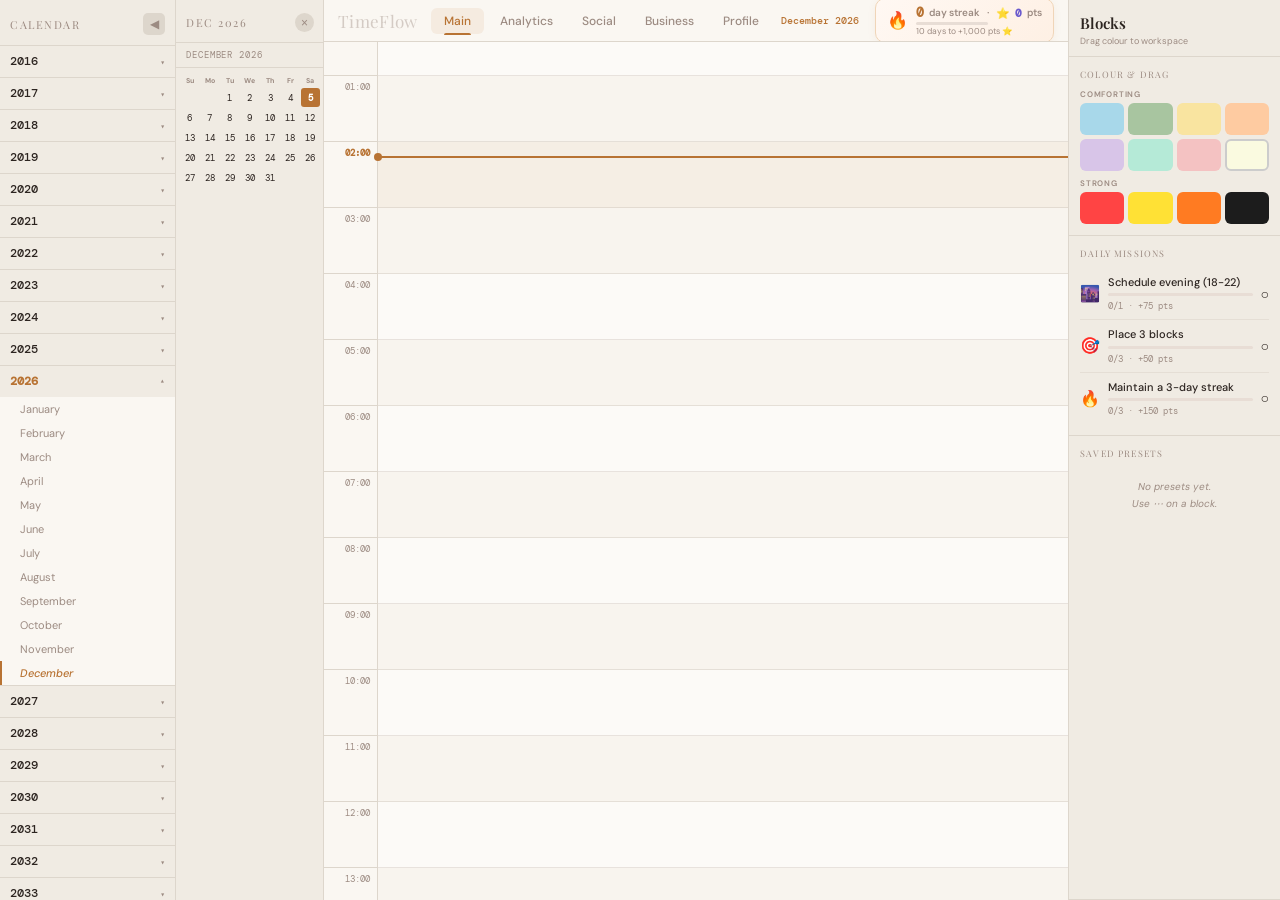
<file: timeflow3.html>
<!DOCTYPE html>
<html lang="en">
<head>
<meta charset="UTF-8"/><meta name="viewport" content="width=device-width,initial-scale=1.0"/>
<title>TimeFlow — Smart Scheduling</title>
<link href="https://fonts.googleapis.com/css2?family=Playfair+Display:ital,wght@0,400;0,600;1,400&family=DM+Sans:opsz,wght@9..40,300;9..40,400;9..40,500;9..40,600&family=DM+Mono:wght@400;500&display=swap" rel="stylesheet"/>
<style>
*,*::before,*::after{box-sizing:border-box;margin:0;padding:0}
:root{
  --bg:#FAF7F2;--sb-bg:#F0EBE3;--sb-hover:#E6DED5;
  --accent:#B87333;--accent2:#D49A6A;--text:#2C2420;--muted:#9C8B82;
  --border:#DDD6CC;--ws-bg:#F5F0E8;--sh:rgba(44,36,32,.10);--row-h:66px;
  --common:#8B9DC3;--rare:#5B8DD9;--epic:#9B59B6;--legendary:#E6A817
}
html,body{height:100%;font-family:'DM Sans',sans-serif;background:var(--bg);color:var(--text);overflow:hidden}
#app{display:flex;height:100vh;width:100vw}
::-webkit-scrollbar{width:3px;height:3px}
::-webkit-scrollbar-track{background:transparent}
::-webkit-scrollbar-thumb{background:var(--border);border-radius:2px}

/* ═══ LEFT PANEL ═══ */
#left-panel{display:flex;flex-shrink:0}
.sidebar{height:100vh;overflow-y:auto;background:var(--sb-bg);border-right:1px solid var(--border);display:flex;flex-direction:column;flex-shrink:0}
#year-sidebar{width:176px;transition:width .28s cubic-bezier(.4,0,.2,1);overflow:hidden}
#year-sidebar.collapsed{width:36px}
#year-sidebar.collapsed .sb-content{opacity:0;pointer-events:none}
#year-sidebar.collapsed .sb-head-title{opacity:0}
#date-sidebar{width:0;overflow:hidden;transition:width .28s cubic-bezier(.4,0,.2,1)}
#date-sidebar.open{width:148px;border-right:1px solid var(--border)}
.sb-head{padding:13px 10px 10px;font-family:'Playfair Display',serif;font-size:11px;letter-spacing:.14em;text-transform:uppercase;color:var(--muted);border-bottom:1px solid var(--border);display:flex;align-items:center;justify-content:space-between;flex-shrink:0;position:sticky;top:0;background:var(--sb-bg);z-index:3;min-height:40px}
.sb-head-title{white-space:nowrap;overflow:hidden;transition:opacity .2s}
.sb-toggle{width:22px;height:22px;border-radius:5px;border:none;background:var(--border);color:var(--muted);cursor:pointer;font-size:12px;display:flex;align-items:center;justify-content:center;transition:background .15s,color .15s,transform .28s;flex-shrink:0}
.sb-toggle:hover{background:var(--accent);color:#fff}
#year-sidebar.collapsed .sb-toggle{transform:rotate(180deg)}
.sb-content{transition:opacity .2s}
.sb-close{width:19px;height:19px;border-radius:50%;border:none;background:var(--border);color:var(--muted);cursor:pointer;font-size:12px;display:flex;align-items:center;justify-content:center;transition:background .15s,color .15s}
.sb-close:hover{background:var(--accent);color:#fff}
.year-group{border-bottom:1px solid var(--border)}
.year-label{padding:8px 10px;font-family:'DM Mono',monospace;font-size:11.5px;font-weight:500;cursor:pointer;display:flex;justify-content:space-between;align-items:center;transition:background .12s;user-select:none}
.year-label:hover{background:var(--sb-hover)}
.year-label.cur-yr{color:var(--accent);font-weight:600}
.year-label .chev{font-size:8px;transition:transform .2s;color:var(--muted)}
.year-label.expanded .chev{transform:rotate(180deg)}
.month-list{display:none;background:var(--bg)}
.month-list.open{display:block}
.month-item{padding:5px 10px 5px 18px;font-size:11px;cursor:pointer;color:var(--muted);transition:all .12s;border-left:2px solid transparent}
.month-item:hover{color:var(--text);background:var(--sb-hover);border-left-color:var(--accent2)}
.month-item.sel-month{color:var(--accent);border-left-color:var(--accent);font-weight:500}
.month-item.cur-month{font-style:italic}
#date-sidebar-inner{width:148px}
.ds-month-label{padding:6px 10px;font-size:9px;color:var(--muted);font-family:'DM Mono',monospace;text-transform:uppercase;letter-spacing:.1em;border-bottom:1px solid var(--border);background:var(--sb-bg)}
.day-grid{display:grid;grid-template-columns:repeat(7,1fr);gap:1px;padding:6px 4px 8px}
.day-hdr{font-size:7px;text-align:center;color:var(--muted);font-weight:700;padding:2px 0}
.day-cell{aspect-ratio:1;display:flex;align-items:center;justify-content:center;font-size:9px;font-family:'DM Mono',monospace;border-radius:3px;cursor:pointer;transition:background .1s,color .1s}
.day-cell:not(.empty):hover{background:var(--accent);color:#fff}
.day-cell.today{background:var(--accent);color:#fff;font-weight:700}
.day-cell.empty{cursor:default}

/* ═══ WORKSPACE ═══ */
#workspace{flex:1;display:flex;flex-direction:column;overflow:hidden;min-width:0}

/* ── TOOLBAR ── */
#toolbar{flex-shrink:0;display:flex;align-items:center;background:var(--bg);border-bottom:1px solid var(--border);padding:0 14px;gap:3px;height:42px;z-index:30;overflow:hidden}
#app-title{font-family:'Playfair Display',serif;font-size:17px;color:var(--muted);opacity:.4;letter-spacing:.02em;margin-right:10px;flex-shrink:0}
.tab-btn{padding:5px 13px;border:none;background:none;font-family:'DM Sans',sans-serif;font-size:12px;font-weight:500;cursor:pointer;border-radius:6px;color:var(--muted);transition:all .15s;position:relative;white-space:nowrap}
.tab-btn:hover{color:var(--text);background:var(--sb-hover)}
.tab-btn.active{color:var(--accent);background:rgba(184,115,51,.09)}
.tab-btn.active::after{content:'';position:absolute;bottom:-1px;left:13px;right:13px;height:2px;background:var(--accent);border-radius:2px 2px 0 0}
#date-display{font-family:'DM Mono',monospace;font-size:10px;color:var(--accent);font-weight:500;margin-left:6px;flex-shrink:0}
#streak-widget{margin-left:auto;display:flex;align-items:center;gap:8px;background:linear-gradient(135deg,#fff8f3,#fef0e4);border:1px solid #f0d5b8;border-radius:10px;padding:5px 11px;box-shadow:0 2px 8px rgba(184,115,51,.07);flex-shrink:0}
.sw-fire{font-size:17px;line-height:1;cursor:pointer}
.sw-info{display:flex;flex-direction:column;gap:1px}
.sw-line1{display:flex;align-items:center;gap:5px;font-size:11px;font-weight:600}
.sw-streak-val{font-family:'DM Mono',monospace;font-size:13px;color:var(--accent);font-weight:700}
.sw-score-val{font-family:'DM Mono',monospace;font-size:11px;color:#6a5acd;font-weight:700}
.sw-bar-wrap{height:3px;background:#e8ddd5;border-radius:2px;width:72px;overflow:hidden}
.sw-bar-fill{height:100%;background:linear-gradient(90deg,var(--accent2),var(--accent));border-radius:2px;transition:width .5s ease}
.sw-next{font-size:8.5px;color:var(--muted)}
.shield-badge{font-size:12px;cursor:help;filter:drop-shadow(0 0 3px gold)}

/* ── VIEWS ── */
.tab-view{display:none;flex:1;overflow:hidden;flex-direction:column}
.tab-view.active{display:flex}

/* ── MAIN VIEW ── */
#ws-scroll{flex:1;overflow-y:auto;overflow-x:hidden;display:flex;position:relative}
#time-col{flex-shrink:0;width:54px;background:var(--bg);border-right:1px solid var(--border);height:calc(var(--row-h)*24)}
.time-label{height:var(--row-h);display:flex;align-items:flex-start;justify-content:flex-end;padding:5px 7px 0 0;font-family:'DM Mono',monospace;font-size:9px;color:var(--muted);border-bottom:1px solid var(--border)}
.time-label.cur-time-row{color:var(--accent);font-weight:700}
#grid-area{flex:1;position:relative;height:calc(var(--row-h)*24);min-width:200px}
.grid-row{position:absolute;left:0;right:0;height:var(--row-h);border-bottom:1px solid rgba(200,190,180,.4)}
.grid-row:nth-child(odd){background:rgba(255,255,255,.35)}
.grid-row:nth-child(even){background:rgba(220,210,200,.1)}
.grid-row.cur-hr-row{background:rgba(184,115,51,.07)}
#now-line{position:absolute;left:0;right:0;height:2px;background:var(--accent);z-index:8;pointer-events:none;display:flex;align-items:center}
#now-line::before{content:'';width:8px;height:8px;border-radius:50%;background:var(--accent);margin-left:-4px;flex-shrink:0}

/* ═══ BLOCKS ═══ */
.block{position:absolute;min-width:128px;width:218px;height:calc(var(--row-h) - 6px);border-radius:7px;padding:7px 24px 7px 10px;cursor:move;box-shadow:0 2px 10px var(--sh);user-select:none;overflow:visible;transition:box-shadow .15s,transform .12s,width .2s,height .2s;z-index:10}
.block:hover{box-shadow:0 6px 20px rgba(44,36,32,.16);z-index:20}
.block.dragging{box-shadow:0 18px 40px rgba(44,36,32,.26);z-index:100;opacity:.93;transform:rotate(.5deg) scale(1.07)!important;transition:box-shadow .15s,transform .15s!important}
.block-resize{position:absolute;bottom:3px;right:3px;width:10px;height:10px;cursor:se-resize;opacity:.3;background-image:repeating-linear-gradient(135deg,currentColor 0 1.5px,transparent 0 3px);background-size:6px 6px}
.block:hover .block-resize{opacity:.6}
.block-text{outline:none;font-family:'DM Sans',sans-serif;font-size:11.5px;line-height:1.5;min-height:22px;word-break:break-word;cursor:text;height:100%;overflow:auto}
.block-text:empty::before{content:attr(data-ph);opacity:.3;pointer-events:none}
.block-menu-btn{position:absolute;top:3px;right:3px;width:19px;height:19px;border-radius:4px;border:none;background:rgba(128,128,128,.16);cursor:pointer;font-size:13px;display:flex;align-items:center;justify-content:center;opacity:0;transition:opacity .15s,background .12s;z-index:3;line-height:1}
.block:hover .block-menu-btn{opacity:1}
.block-menu-btn:hover{background:rgba(128,128,128,.32)}

/* ═══ +PTS POPUP ═══ */
.pts-pop{position:fixed;font-family:'DM Mono',monospace;font-size:13px;font-weight:700;color:#6a5acd;pointer-events:none;z-index:9998;white-space:nowrap;text-shadow:0 1px 4px rgba(106,90,205,.3);animation:ptsFloat 1.3s ease forwards}
@keyframes ptsFloat{0%{opacity:1;transform:translateY(0) scale(1)}20%{opacity:1;transform:translateY(-12px) scale(1.15)}100%{opacity:0;transform:translateY(-55px) scale(.8)}}

/* ═══ DROPDOWN PORTAL ═══ */
#dd-portal{position:fixed;z-index:9999;top:0;left:0;pointer-events:none}
.block-dropdown{position:fixed;pointer-events:all;background:#fff;border:1px solid #e0d8d0;border-radius:12px;box-shadow:0 12px 36px rgba(0,0,0,.16);padding:13px;width:236px;animation:ddIn .13s ease}
@keyframes ddIn{from{opacity:0;transform:translateY(-6px)}to{opacity:1;transform:none}}
.dd-section-title{font-size:9px;text-transform:uppercase;letter-spacing:.14em;color:var(--muted);margin-bottom:7px;font-family:'Playfair Display',serif}
.dd-swatches{display:flex;flex-wrap:wrap;gap:5px;margin-bottom:2px}
.dd-swatch{width:25px;height:25px;border-radius:5px;cursor:pointer;border:2.5px solid transparent;transition:transform .1s,border-color .1s,box-shadow .1s}
.dd-swatch:hover{transform:scale(1.2);box-shadow:0 3px 8px rgba(0,0,0,.18)}
.dd-swatch.cur-sw{border-color:#333}
.dd-divider{border:none;border-top:1px solid #ede8e2;margin:8px 0}
.dd-btn{width:100%;text-align:left;padding:6px 9px;border:none;background:none;font-family:'DM Sans',sans-serif;font-size:12px;cursor:pointer;border-radius:6px;display:flex;align-items:center;gap:8px;transition:background .1s;color:var(--text)}
.dd-btn:hover{background:#f5f0e8}
.dd-btn.danger{color:#c0392b}
.dd-btn.danger:hover{background:#fde8e6}
.dd-cat{font-size:8px;text-transform:uppercase;letter-spacing:.1em;color:#b0a090;margin:6px 0 4px;font-weight:600}

/* ═══ RIGHT SIDEBAR ═══ */
#right-sidebar{width:212px;flex-shrink:0;height:100vh;overflow-y:auto;background:var(--sb-bg);border-left:1px solid var(--border);display:flex;flex-direction:column;transition:width .28s cubic-bezier(.4,0,.2,1)}
#right-sidebar.hidden{width:0;overflow:hidden;border:none}
.rs-head{padding:13px 11px 9px;border-bottom:1px solid var(--border);background:var(--sb-bg);position:sticky;top:0;z-index:3}
.rs-head h2{font-family:'Playfair Display',serif;font-size:15px;font-weight:600}
.rs-head p{font-size:9px;color:var(--muted);margin-top:2px}
.rs-section{padding:11px 11px;border-bottom:1px solid var(--border)}
.rs-title{font-size:9px;text-transform:uppercase;letter-spacing:.13em;color:var(--muted);margin-bottom:9px;font-family:'Playfair Display',serif}
.colour-cat{font-size:8px;text-transform:uppercase;letter-spacing:.1em;color:var(--muted);margin:7px 0 4px;font-weight:600}
.colour-cat:first-child{margin-top:0}
.colour-grid{display:grid;grid-template-columns:repeat(4,1fr);gap:4px}
.colour-swatch{height:32px;border-radius:6px;cursor:grab;border:2.5px solid transparent;transition:transform .12s,border-color .12s,box-shadow .12s;display:flex;align-items:center;justify-content:center}
.colour-swatch:hover{transform:translateY(-3px) scale(1.08);box-shadow:0 6px 14px var(--sh)}
.colour-swatch:active{cursor:grabbing}

/* ── MISSIONS ── */
.mission-item{display:flex;align-items:center;gap:8px;padding:7px 0;border-bottom:1px solid rgba(220,210,200,.5)}
.mission-item:last-child{border-bottom:none}
.mission-icon{font-size:16px;flex-shrink:0}
.mission-body{flex:1;min-width:0}
.mission-label{font-size:11px;font-weight:500;color:var(--text);line-height:1.3}
.mission-track{height:3px;background:#e8ddd5;border-radius:2px;margin:4px 0;overflow:hidden}
.mission-fill{height:100%;background:linear-gradient(90deg,var(--accent2),var(--accent));border-radius:2px;transition:width .5s ease}
.mission-meta{font-size:9px;color:var(--muted);font-family:'DM Mono',monospace}
.mission-done-badge{font-size:14px;flex-shrink:0}
.mission-item.done .mission-label{text-decoration:line-through;opacity:.5}

/* ── PRESETS ── */
.preset-item{background:#fff;border:1px solid var(--border);border-radius:6px;padding:6px 8px;margin-bottom:4px;display:flex;align-items:center;gap:7px;cursor:grab;transition:box-shadow .14s}
.preset-item:hover{box-shadow:0 3px 10px var(--sh)}
.preset-item:active{cursor:grabbing}
.preset-dot{width:9px;height:9px;border-radius:50%;flex-shrink:0;border:1px solid rgba(0,0,0,.08)}
.preset-txt{font-size:10.5px;flex:1;white-space:nowrap;overflow:hidden;text-overflow:ellipsis}
.preset-del{width:15px;height:15px;border:none;background:none;cursor:pointer;color:var(--muted);font-size:13px;display:flex;align-items:center;justify-content:center;border-radius:3px;opacity:0;transition:all .1s;flex-shrink:0;line-height:1}
.preset-item:hover .preset-del{opacity:1}
.preset-del:hover{background:#ff5252;color:#fff}
.no-presets{font-size:10px;color:var(--muted);text-align:center;padding:10px 6px;font-style:italic;line-height:1.7}

/* ═══ ANALYTICS VIEW ═══ */
#view-analytics{background:var(--ws-bg);overflow-y:auto}
.analytics-inner{padding:24px 28px;max-width:900px;margin:0 auto}
.an-title{font-family:'Playfair Display',serif;font-size:21px;font-weight:600;margin-bottom:3px}
.an-sub{font-size:11.5px;color:var(--muted);margin-bottom:24px}
.an-grid{display:grid;grid-template-columns:1fr 1fr;gap:18px;margin-bottom:18px}
.an-card{background:#fff;border:1px solid var(--border);border-radius:12px;padding:18px;box-shadow:0 2px 10px var(--sh)}
.an-card.full{grid-column:1/-1}
.an-card-title{font-family:'Playfair Display',serif;font-size:13.5px;font-weight:600;margin-bottom:3px}
.an-card-sub{font-size:10px;color:var(--muted);margin-bottom:14px}
.stat-row{display:grid;grid-template-columns:repeat(4,1fr);gap:12px;margin-bottom:18px}
.stat-card{background:#fff;border:1px solid var(--border);border-radius:10px;padding:14px;text-align:center;box-shadow:0 2px 8px var(--sh)}
.stat-val{font-family:'DM Mono',monospace;font-size:22px;font-weight:700;color:var(--accent)}
.stat-lbl{font-size:9.5px;color:var(--muted);margin-top:2px}
#pie-wrap{display:flex;align-items:center;gap:22px;flex-wrap:wrap}
#pie-legend{display:flex;flex-direction:column;gap:7px;flex:1;min-width:130px}
.legend-item{display:flex;align-items:center;gap:7px;font-size:11px}
.legend-dot{width:10px;height:10px;border-radius:3px;flex-shrink:0}
.legend-pct{font-family:'DM Mono',monospace;font-size:10.5px;color:var(--muted)}
.legend-hrs{font-family:'DM Mono',monospace;font-size:9.5px;color:var(--muted)}
#bar-chart{display:flex;align-items:flex-end;gap:5px;height:110px;padding-bottom:20px;position:relative}
.bar-col{display:flex;flex-direction:column;align-items:center;flex:1;height:100%;justify-content:flex-end}
.bar-fill{width:100%;border-radius:3px 3px 0 0;transition:height .6s ease;min-height:2px;position:relative}
.bar-fill:hover::after{content:attr(data-tip);position:absolute;top:-24px;left:50%;transform:translateX(-50%);background:#333;color:#fff;font-size:8.5px;padding:2px 6px;border-radius:4px;white-space:nowrap;pointer-events:none}
.bar-lbl{font-size:7.5px;color:var(--muted);margin-top:4px;font-family:'DM Mono',monospace}
.an-empty{text-align:center;padding:36px 20px;color:var(--muted);font-size:12.5px;font-style:italic;line-height:1.9}
.productivity-meter{height:10px;background:#e8ddd5;border-radius:5px;overflow:hidden;margin-bottom:4px}
.productivity-fill{height:100%;border-radius:5px;transition:width .8s ease}

/* ═══ SOCIAL VIEW ═══ */
#view-social{background:var(--ws-bg);overflow-y:auto}
.social-inner{padding:24px 28px;max-width:860px;margin:0 auto}
.social-grid{display:grid;grid-template-columns:1fr 1fr;gap:18px}
.social-grid.full{grid-template-columns:1fr}
.an-card.social-card{padding:0;overflow:hidden}
.lb-header{padding:14px 18px;border-bottom:1px solid var(--border);display:flex;align-items:center;justify-content:space-between}
.lb-row{display:flex;align-items:center;gap:12px;padding:11px 18px;border-bottom:1px solid rgba(220,210,200,.4);transition:background .12s}
.lb-row:hover{background:#f8f4ef}
.lb-row:last-child{border-bottom:none}
.lb-rank{font-family:'DM Mono',monospace;font-size:13px;font-weight:700;width:26px;flex-shrink:0;text-align:center}
.lb-avatar{font-size:22px;width:36px;height:36px;border-radius:50%;background:var(--sb-bg);display:flex;align-items:center;justify-content:center;flex-shrink:0}
.lb-info{flex:1;min-width:0}
.lb-name{font-size:13px;font-weight:500}
.lb-meta{font-size:10px;color:var(--muted);font-family:'DM Mono',monospace}
.lb-score{font-family:'DM Mono',monospace;font-size:13px;color:#6a5acd;font-weight:700}
.lb-streak{font-size:11px;color:var(--accent);font-weight:600}
.rank-1{color:#E6A817}
.rank-2{color:#8B9DC3}
.rank-3{color:#B87333}
.notif-item{display:flex;align-items:flex-start;gap:10px;padding:10px 16px;border-bottom:1px solid rgba(220,210,200,.4);transition:background .12s}
.notif-item:hover{background:#f8f4ef}
.notif-icon{font-size:16px;flex-shrink:0;margin-top:1px}
.notif-body{flex:1;min-width:0}
.notif-text{font-size:12px;color:var(--text);line-height:1.4}
.notif-time{font-size:9.5px;color:var(--muted);margin-top:2px;font-family:'DM Mono',monospace}
.friend-active{display:inline-block;width:7px;height:7px;border-radius:50%;background:#4CAF50;margin-left:5px;vertical-align:middle}

/* ═══ BUSINESS VIEW ═══ */
#view-business{flex-direction:row!important;background:var(--ws-bg)}
#biz-sidebar{width:220px;flex-shrink:0;background:var(--sb-bg);border-right:1px solid var(--border);display:flex;flex-direction:column;height:100%;overflow-y:auto}
#biz-main{flex:1;display:flex;flex-direction:column;overflow:hidden}
#biz-toolbar{flex-shrink:0;padding:12px 18px;background:var(--bg);border-bottom:1px solid var(--border);display:flex;align-items:center;gap:10px}
#biz-grid-wrap{flex:1;overflow-y:auto;overflow-x:auto}
#biz-grid{display:flex;height:calc(var(--row-h)*24);position:relative;min-width:max-content}
.emp-time-col{width:54px;flex-shrink:0;border-right:1px solid var(--border);background:var(--bg)}
.emp-time-lbl{height:var(--row-h);display:flex;align-items:flex-start;justify-content:flex-end;padding:5px 7px 0 0;font-family:'DM Mono',monospace;font-size:9px;color:var(--muted);border-bottom:1px solid var(--border)}
.emp-col{width:160px;flex-shrink:0;border-right:1px solid rgba(200,190,180,.3);position:relative}
.emp-col-header{height:40px;display:flex;align-items:center;justify-content:center;font-size:11px;font-weight:600;border-bottom:1px solid var(--border);background:var(--bg);position:sticky;top:0;z-index:3;gap:6px;flex-direction:column;padding:3px 6px}
.emp-col-header .emp-name{font-size:11px;font-weight:600;white-space:nowrap;overflow:hidden;text-overflow:ellipsis}
.emp-col-header .emp-role{font-size:8.5px;color:var(--muted);font-weight:400}
.emp-row-bg{position:absolute;left:0;right:0;height:var(--row-h);border-bottom:1px solid rgba(200,190,180,.3)}
.emp-row-bg:nth-child(odd){background:rgba(255,255,255,.3)}
.biz-shift{position:absolute;left:4px;right:4px;border-radius:5px;padding:3px 7px;font-size:10.5px;cursor:move;box-shadow:0 1px 6px rgba(0,0,0,.08);z-index:5;overflow:hidden;display:flex;align-items:center;transition:box-shadow .15s}
.biz-shift:hover{box-shadow:0 4px 14px rgba(0,0,0,.14);z-index:10}
.shift-label{font-size:10px;font-weight:500;white-space:nowrap;overflow:hidden;text-overflow:ellipsis}
.emp-item{display:flex;align-items:center;gap:9px;padding:9px 12px;cursor:pointer;border-bottom:1px solid var(--border);transition:background .12s}
.emp-item:hover{background:var(--sb-hover)}
.emp-item.active{background:rgba(184,115,51,.1);border-left:2px solid var(--accent)}
.emp-avatar{width:30px;height:30px;border-radius:50%;display:flex;align-items:center;justify-content:center;font-size:14px;flex-shrink:0;font-weight:700;color:#fff}
.emp-info{flex:1;min-width:0}
.emp-name2{font-size:12px;font-weight:500}
.emp-role2{font-size:10px;color:var(--muted)}
.emp-hours{font-family:'DM Mono',monospace;font-size:10px;color:var(--accent);flex-shrink:0}
.biz-btn{padding:6px 14px;border:none;border-radius:7px;font-family:'DM Sans',sans-serif;font-size:12px;cursor:pointer;font-weight:500;transition:all .15s}
.biz-btn.primary{background:var(--accent);color:#fff}
.biz-btn.primary:hover{background:var(--accent2)}
.biz-btn.secondary{background:var(--sb-hover);color:var(--text)}
.biz-btn.secondary:hover{background:var(--border)}
.conflict-badge{display:inline-block;background:#FF4444;color:#fff;font-size:9px;padding:1px 6px;border-radius:10px;margin-left:6px;font-weight:600}
.biz-stat{text-align:center;padding:10px 8px;background:#fff;border:1px solid var(--border);border-radius:8px;flex:1}
.biz-stat-val{font-family:'DM Mono',monospace;font-size:18px;font-weight:700;color:var(--accent)}
.biz-stat-lbl{font-size:9px;color:var(--muted);margin-top:1px}

/* ═══ PROFILE VIEW ═══ */
#view-profile{background:var(--ws-bg);overflow-y:auto}
.profile-inner{padding:24px 28px;max-width:900px;margin:0 auto}
.profile-hero{display:flex;align-items:center;gap:24px;background:#fff;border:1px solid var(--border);border-radius:16px;padding:22px 28px;margin-bottom:24px;box-shadow:0 2px 12px var(--sh)}
.profile-avatar-wrap{position:relative;flex-shrink:0}
.profile-avatar{width:72px;height:72px;border-radius:50%;font-size:36px;display:flex;align-items:center;justify-content:center;background:linear-gradient(135deg,#fef0e4,#f5ddb8);border:3px solid var(--accent);box-shadow:0 4px 16px rgba(184,115,51,.25)}
.profile-level-badge{position:absolute;bottom:-4px;right:-4px;background:var(--accent);color:#fff;font-size:9px;font-weight:700;padding:1px 6px;border-radius:8px;font-family:'DM Mono',monospace;border:2px solid #fff}
.profile-stats{flex:1}
.profile-name{font-family:'Playfair Display',serif;font-size:22px;font-weight:600}
.profile-tagline{font-size:11.5px;color:var(--muted);margin-bottom:10px}
.profile-score-row{display:flex;align-items:center;gap:16px;flex-wrap:wrap}
.p-stat{display:flex;flex-direction:column;align-items:center;background:var(--sb-bg);padding:8px 14px;border-radius:8px;min-width:70px}
.p-stat-val{font-family:'DM Mono',monospace;font-size:16px;font-weight:700;color:var(--accent)}
.p-stat-lbl{font-size:9px;color:var(--muted);margin-top:1px}
.xp-section{margin-top:12px}
.xp-bar-wrap{height:8px;background:#e8ddd5;border-radius:4px;overflow:hidden;margin-top:4px}
.xp-bar-fill{height:100%;background:linear-gradient(90deg,#6a5acd,#9b84ee);border-radius:4px;transition:width .8s ease}
.xp-label{display:flex;justify-content:space-between;font-size:9.5px;color:var(--muted);margin-top:4px}

.chars-grid{display:grid;grid-template-columns:repeat(auto-fill,minmax(130px,1fr));gap:14px;margin-top:4px}
.char-card{background:#fff;border:1px solid var(--border);border-radius:12px;padding:14px;text-align:center;transition:transform .2s,box-shadow .2s;cursor:pointer;position:relative;overflow:hidden}
.char-card:hover{transform:translateY(-3px);box-shadow:0 8px 24px rgba(0,0,0,.1)}
.char-card.locked{opacity:.45;filter:grayscale(.8)}
.char-card.active-char{border-color:var(--accent);box-shadow:0 0 0 2px rgba(184,115,51,.25)}
.char-emoji{font-size:34px;margin-bottom:6px;display:block}
.char-name{font-size:12px;font-weight:600;color:var(--text)}
.char-rarity{font-size:9px;font-weight:700;text-transform:uppercase;letter-spacing:.08em;margin-top:3px}
.char-bonus{font-size:9px;color:var(--muted);margin-top:2px}
.char-pts{font-size:9px;color:var(--muted);font-family:'DM Mono',monospace;margin-top:4px}
.char-lock-icon{font-size:12px;position:absolute;top:8px;right:8px;opacity:.6}
.rarity-common .char-rarity{color:var(--common)}
.rarity-rare .char-rarity{color:var(--rare)}
.rarity-epic .char-rarity{color:var(--epic)}
.rarity-legendary .char-rarity{color:var(--legendary)}
.rarity-common{border-color:rgba(139,157,195,.3)}
.rarity-rare{border-color:rgba(91,141,217,.35)}
.rarity-epic{border-color:rgba(155,89,182,.35)}
.rarity-legendary{border-color:rgba(230,168,23,.5);background:linear-gradient(135deg,#fff9ee,#fff)}
.rarity-legendary .char-emoji{filter:drop-shadow(0 0 6px rgba(230,168,23,.6))}
.char-active-badge{position:absolute;top:7px;left:7px;background:var(--accent);color:#fff;font-size:7.5px;padding:1px 5px;border-radius:6px;font-weight:700;text-transform:uppercase}

/* Glow effects for rarity */
.rarity-rare:hover{box-shadow:0 8px 24px rgba(91,141,217,.25)}
.rarity-epic:hover{box-shadow:0 8px 24px rgba(155,89,182,.25)}
.rarity-legendary:hover{box-shadow:0 8px 28px rgba(230,168,23,.3)}

/* ═══ MODALS / POPUPS ═══ */
.modal-overlay{position:fixed;inset:0;background:rgba(0,0,0,.45);z-index:9990;display:flex;align-items:center;justify-content:center;animation:fadeOv .2s ease}
@keyframes fadeOv{from{opacity:0}to{opacity:1}}
.modal{background:#fff;border-radius:18px;padding:28px;box-shadow:0 24px 64px rgba(0,0,0,.2);max-width:420px;width:90%;position:relative;animation:modalIn .3s cubic-bezier(.34,1.56,.64,1)}
@keyframes modalIn{from{transform:scale(.6) translateY(20px);opacity:0}to{transform:none;opacity:1}}
.modal-close{position:absolute;top:12px;right:14px;border:none;background:none;font-size:18px;cursor:pointer;color:var(--muted);line-height:1}
.modal-emoji{font-size:48px;text-align:center;display:block;margin-bottom:10px}
.modal-title{font-family:'Playfair Display',serif;font-size:22px;font-weight:600;text-align:center}
.modal-sub{font-size:13px;color:var(--muted);text-align:center;margin-top:6px;line-height:1.6}
.modal-score{font-family:'DM Mono',monospace;font-size:30px;font-weight:700;text-align:center;margin:12px 0}
.modal-btn{display:block;width:100%;padding:10px;background:var(--accent);color:#fff;border:none;border-radius:12px;font-family:'DM Sans',sans-serif;font-size:14px;font-weight:500;cursor:pointer;margin-top:14px;transition:background .15s}
.modal-btn:hover{background:var(--accent2)}

/* Char unlock specifics */
.char-unlock-card{background:linear-gradient(135deg,#fefefe,#f8f4ee);border:2px solid var(--border);border-radius:14px;padding:16px;text-align:center;margin:12px 0}
.char-unlock-emoji{font-size:56px;display:block;margin-bottom:8px;animation:charReveal .6s cubic-bezier(.34,1.56,.64,1)}
@keyframes charReveal{from{transform:scale(0) rotate(-15deg);opacity:0}to{transform:scale(1) rotate(0);opacity:1}}

/* Confetti */
.confetti-piece{position:fixed;width:8px;height:8px;border-radius:2px;pointer-events:none;z-index:9995;animation:confettiFall linear forwards}
@keyframes confettiFall{0%{opacity:1;transform:translateY(-20px) rotate(0)}100%{opacity:0;transform:translateY(100vh) rotate(720deg)}}

/* Milestone popup */
#milestone-popup{position:fixed;top:50%;left:50%;transform:translate(-50%,-50%) scale(.7);background:#fff;border:1.5px solid #f0d5b8;border-radius:18px;padding:24px 32px;text-align:center;z-index:10001;box-shadow:0 24px 60px rgba(0,0,0,.18);opacity:0;transition:opacity .3s,transform .3s;pointer-events:none}
#milestone-popup.show{opacity:1;transform:translate(-50%,-50%) scale(1);pointer-events:all}
.mp-emoji{font-size:40px;margin-bottom:8px}
.mp-title{font-family:'Playfair Display',serif;font-size:20px;font-weight:600}
.mp-sub{font-size:12px;color:var(--muted);margin-top:5px}
.mp-score{font-family:'DM Mono',monospace;font-size:28px;color:#6a5acd;font-weight:700;margin:10px 0}
.mp-close{margin-top:12px;padding:7px 20px;background:var(--accent);color:#fff;border:none;border-radius:20px;font-size:13px;font-family:'DM Sans',sans-serif;cursor:pointer;transition:background .15s}
.mp-close:hover{background:var(--accent2)}

/* Toast */
#toast{position:fixed;bottom:20px;left:50%;transform:translateX(-50%) translateY(14px);background:var(--text);color:#FAF7F2;padding:7px 16px;border-radius:22px;font-size:11.5px;opacity:0;transition:opacity .25s,transform .25s;z-index:10000;pointer-events:none;white-space:nowrap}
#toast.show{opacity:1;transform:translateX(-50%) translateY(0)}

/* Input styles */
.tf-input{width:100%;padding:8px 12px;border:1px solid var(--border);border-radius:8px;font-family:'DM Sans',sans-serif;font-size:12.5px;color:var(--text);background:var(--bg);outline:none;transition:border-color .15s}
.tf-input:focus{border-color:var(--accent)}
.tf-select{padding:7px 10px;border:1px solid var(--border);border-radius:7px;font-family:'DM Sans',sans-serif;font-size:12px;color:var(--text);background:#fff;cursor:pointer;outline:none}

/* Scrollable full-height views */
#view-analytics,#view-social,#view-profile{background:var(--ws-bg);overflow-y:auto}
</style>
</head>
<body>
<div id="app">

<!-- ═══ LEFT PANEL ═══ -->
<div id="left-panel">
  <div class="sidebar" id="year-sidebar">
    <div class="sb-head">
      <span class="sb-head-title">Calendar</span>
      <button class="sb-toggle" id="cal-toggle" title="Minimise" onclick="toggleCalendar()">◀</button>
    </div>
    <div class="sb-content" id="year-list"></div>
  </div>
  <div class="sidebar" id="date-sidebar">
    <div id="date-sidebar-inner">
      <div class="sb-head">
        <span id="ds-label">Dates</span>
        <button class="sb-close" onclick="closeDateSidebar()">×</button>
      </div>
      <div class="ds-month-label" id="ds-month-info"></div>
      <div class="day-grid" id="day-grid"></div>
    </div>
  </div>
</div>

<!-- ═══ WORKSPACE ═══ -->
<div id="workspace">
  <div id="toolbar">
    <span id="app-title">TimeFlow</span>
    <button class="tab-btn active" id="tab-main"      onclick="switchTab('main')">Main</button>
    <button class="tab-btn"        id="tab-analytics" onclick="switchTab('analytics')">Analytics</button>
    <button class="tab-btn"        id="tab-social"    onclick="switchTab('social')">Social</button>
    <button class="tab-btn"        id="tab-business"  onclick="switchTab('business')">Business</button>
    <button class="tab-btn"        id="tab-profile"   onclick="switchTab('profile')">Profile</button>
    <span id="date-display"></span>
    <div id="streak-widget">
      <div class="sw-fire" id="streak-fire" title="Your streak">🔥</div>
      <div class="sw-info">
        <div class="sw-line1">
          <span class="sw-streak-val" id="streak-count">0</span>
          <span style="color:var(--muted);font-size:10px">day streak</span>
          <span style="color:var(--muted);margin:0 2px;font-size:10px">·</span>
          <span style="font-size:11px">⭐</span>
          <span class="sw-score-val" id="streak-score">0</span>
          <span style="font-size:10px;color:var(--muted)">pts</span>
          <span class="shield-badge" id="shield-badge" title="Streak shields" style="display:none">🛡️</span>
        </div>
        <div class="sw-bar-wrap"><div class="sw-bar-fill" id="streak-bar"></div></div>
        <div class="sw-next" id="streak-next">Place a block to begin!</div>
      </div>
    </div>
  </div>

  <!-- MAIN VIEW -->
  <div id="view-main" class="tab-view active">
    <div id="ws-scroll">
      <div id="time-col"></div>
      <div id="grid-area"><div id="now-line"></div></div>
    </div>
  </div>

  <!-- ANALYTICS VIEW -->
  <div id="view-analytics" class="tab-view">
    <div class="analytics-inner" id="analytics-inner"></div>
  </div>

  <!-- SOCIAL VIEW -->
  <div id="view-social" class="tab-view">
    <div class="social-inner" id="social-inner"></div>
  </div>

  <!-- BUSINESS VIEW -->
  <div id="view-business" class="tab-view">
    <div id="biz-sidebar">
      <div class="sb-head"><span class="sb-head-title">Employees</span></div>
      <div id="emp-list"></div>
      <div style="padding:10px 12px;border-top:1px solid var(--border)">
        <button class="biz-btn primary" style="width:100%" onclick="showAddEmpModal()">+ Add Employee</button>
      </div>
    </div>
    <div id="biz-main">
      <div id="biz-toolbar">
        <div style="display:flex;gap:10px;flex:1;flex-wrap:wrap">
          <div class="biz-stat" id="bs-total"><div class="biz-stat-val">—</div><div class="biz-stat-lbl">Total Shifts</div></div>
          <div class="biz-stat" id="bs-hours"><div class="biz-stat-val">—</div><div class="biz-stat-lbl">Scheduled Hours</div></div>
          <div class="biz-stat" id="bs-emp"><div class="biz-stat-val">—</div><div class="biz-stat-lbl">Employees</div></div>
          <div class="biz-stat" id="bs-conf"><div class="biz-stat-val">—</div><div class="biz-stat-lbl">Conflicts</div></div>
        </div>
      </div>
      <div id="biz-grid-wrap">
        <div id="biz-grid"><div class="emp-time-col" id="biz-time-col"></div></div>
      </div>
    </div>
  </div>

  <!-- PROFILE VIEW -->
  <div id="view-profile" class="tab-view">
    <div class="profile-inner" id="profile-inner"></div>
  </div>
</div>

<!-- ═══ RIGHT SIDEBAR ═══ -->
<div id="right-sidebar">
  <div class="rs-head"><h2>Blocks</h2><p>Drag colour to workspace</p></div>
  <div class="rs-section">
    <div class="rs-title">Colour & Drag</div>
    <div class="colour-cat">Comforting</div>
    <div class="colour-grid" id="comfort-grid"></div>
    <div class="colour-cat">Strong</div>
    <div class="colour-grid" id="strong-grid"></div>
  </div>
  <div class="rs-section" id="missions-section">
    <div class="rs-title">Daily Missions</div>
    <div id="missions-list"></div>
  </div>
  <div class="rs-section" style="flex:1;min-height:80px">
    <div class="rs-title">Saved Presets</div>
    <div id="presets-list"></div>
  </div>
</div>

</div><!-- #app -->

<div id="dd-portal"></div>
<div id="toast"></div>
<div id="milestone-popup">
  <div class="mp-emoji">🏆</div>
  <div class="mp-title" id="mp-title">Milestone!</div>
  <div class="mp-sub" id="mp-sub"></div>
  <div class="mp-score" id="mp-score"></div>
  <button class="mp-close" onclick="closeMilestone()">Awesome! ✓</button>
</div>

<script>
'use strict';
// ══════════════════════════════════════════════
//  CONSTANTS
// ══════════════════════════════════════════════
const MONTHS=['January','February','March','April','May','June','July','August','September','October','November','December'];
const DAYS_SH=['Su','Mo','Tu','We','Th','Fr','Sa'];
const ROW_H=66;

const COMFORT_COLORS=[
  {name:'Sky Blue',hex:'#A8D8EA',fg:'#1C1C1C'},
  {name:'Sage',hex:'#A8C5A0',fg:'#1C1C1C'},
  {name:'Warm Yellow',hex:'#F9E4A0',fg:'#1C1C1C'},
  {name:'Peach',hex:'#FECBA1',fg:'#1C1C1C'},
  {name:'Lavender',hex:'#D8C5E8',fg:'#1C1C1C'},
  {name:'Mint',hex:'#B5EAD7',fg:'#1C1C1C'},
  {name:'Blush',hex:'#F4C2C2',fg:'#1C1C1C'},
  {name:'Cream',hex:'#FAFAE0',fg:'#1C1C1C'},
];
const STRONG_COLORS=[
  {name:'Bright Red',hex:'#FF4444',fg:'#1C1C1C'},
  {name:'Bright Yellow',hex:'#FFE135',fg:'#1C1C1C'},
  {name:'Deep Orange',hex:'#FF7B22',fg:'#1C1C1C'},
  {name:'Black',hex:'#1C1C1C',fg:'#FFFFFF'},
];
const ALL_COLORS=[...COMFORT_COLORS,...STRONG_COLORS];

// Points per streak day (index 0 unused, cap at 10)
const DAY_POINTS=[0,50,100,150,250,350,500,650,800,900,1000];

// ══════════════════════════════════════════════
//  CHARACTERS
// ══════════════════════════════════════════════
const CHARACTERS=[
  {id:'neko',    emoji:'🐱',name:'Neko',    rarity:'common',   pts:1000,   bonus:'+2% pts',  bonusVal:.02},
  {id:'buddy',   emoji:'🐶',name:'Buddy',   rarity:'common',   pts:2000,   bonus:'+2% pts',  bonusVal:.02},
  {id:'foxy',    emoji:'🦊',name:'Foxy',    rarity:'common',   pts:3000,   bonus:'+3% pts',  bonusVal:.03},
  {id:'bruno',   emoji:'🐻',name:'Bruno',   rarity:'common',   pts:4000,   bonus:'+3% pts',  bonusVal:.03},
  {id:'ribbit',  emoji:'🐸',name:'Ribbit',  rarity:'common',   pts:5000,   bonus:'+4% pts',  bonusVal:.04},
  {id:'waddle',  emoji:'🐧',name:'Waddle',  rarity:'common',   pts:6000,   bonus:'+4% pts',  bonusVal:.04},
  {id:'quack',   emoji:'🦆',name:'Quack',   rarity:'common',   pts:7000,   bonus:'+5% pts',  bonusVal:.05},
  {id:'kobi',    emoji:'🐨',name:'Kobi',    rarity:'common',   pts:8000,   bonus:'+5% pts',  bonusVal:.05},
  {id:'leo',     emoji:'🦁',name:'Leo',     rarity:'rare',     pts:10000,  bonus:'+8% pts',  bonusVal:.08},
  {id:'stripes', emoji:'🐯',name:'Stripes', rarity:'rare',     pts:20000,  bonus:'+10% pts', bonusVal:.10},
  {id:'flutter', emoji:'🦋',name:'Flutter', rarity:'rare',     pts:30000,  bonus:'+12% pts', bonusVal:.12},
  {id:'drake',   emoji:'🐉',name:'Drake',   rarity:'epic',     pts:50000,  bonus:'+15% pts', bonusVal:.15},
  {id:'sparkle', emoji:'🦄',name:'Sparkle', rarity:'epic',     pts:75000,  bonus:'+18% pts', bonusVal:.18},
  {id:'kronos',  emoji:'👑',name:'Kronos',  rarity:'legendary',pts:100000, bonus:'+25% pts', bonusVal:.25},
];

// ══════════════════════════════════════════════
//  MISSIONS POOL
// ══════════════════════════════════════════════
const MISSION_POOL=[
  {id:'place3',  icon:'🎯',label:'Place 3 blocks',          target:3,   unit:'blocks', reward:50},
  {id:'place5',  icon:'🧩',label:'Place 5 blocks',          target:5,   unit:'blocks', reward:100},
  {id:'hours4',  icon:'⏰',label:'Schedule 4+ hours',        target:4,   unit:'hours',  reward:100},
  {id:'hours8',  icon:'⌛',label:'Schedule 8+ hours',        target:8,   unit:'hours',  reward:200},
  {id:'colors3', icon:'🎨',label:'Use 3 different colours',  target:3,   unit:'colors', reward:75},
  {id:'morning', icon:'🌅',label:'Schedule morning (6-12)',  target:1,   unit:'morning',reward:75},
  {id:'evening', icon:'🌆',label:'Schedule evening (18-22)', target:1,   unit:'evening',reward:75},
  {id:'streak3', icon:'🔥',label:'Maintain a 3-day streak',  target:3,   unit:'streak', reward:150},
];

// ══════════════════════════════════════════════
//  MOCK FRIENDS (Social)
// ══════════════════════════════════════════════
const MOCK_FRIENDS=[
  {name:'Alex Chen',  avatar:'🦊',streak:14,score:6800, active:true},
  {name:'Jordan Lee', avatar:'🐱',streak:21,score:11200,active:false},
  {name:'Sam Park',   avatar:'🐨',streak:7, score:3200, active:true},
  {name:'Maya Singh', avatar:'🦋',streak:3, score:1800, active:false},
  {name:'Chris Wu',   avatar:'🐸',streak:0, score:940,  active:true},
];
const NOTIFICATIONS=[
  {icon:'🔥',text:'Alex Chen reached a 14-day streak!',    time:'2h ago'},
  {icon:'🏆',text:'Jordan Lee unlocked the Leo character!', time:'5h ago'},
  {icon:'📅',text:'Sam Park scheduled their first week!',   time:'1d ago'},
  {icon:'⭐',text:'You earned 500 points today!',           time:'Today'},
  {icon:'🎯',text:'Daily mission "Place 5 blocks" complete!',time:'Today'},
];

// ══════════════════════════════════════════════
//  BUSINESS MOCK DATA
// ══════════════════════════════════════════════
const EMP_COLORS=['#A8D8EA','#A8C5A0','#FECBA1','#D8C5E8','#B5EAD7','#F4C2C2','#F9E4A0','#FF7B22'];

// ══════════════════════════════════════════════
//  STATE MANAGEMENT
// ══════════════════════════════════════════════
const SK={
  STREAK:'tf_streak_v4',
  SCORE:'tf_score_v2',
  CHARS:'tf_chars_v2',
  MISSIONS:'tf_missions_v2',
  PRESETS:'tf_presets',
  BIZ:'tf_biz_v2',
  SETTINGS:'tf_settings_v1',
};

function gs(key){try{return JSON.parse(localStorage.getItem(SK[key]))||null}catch{return null}}
function ss(key,data){localStorage.setItem(SK[key],JSON.stringify(data))}

function getStreakState(){return gs('STREAK')||{lastDate:null,count:0,shields:0}}
function getScoreState(){return gs('SCORE')||{total:0,activeChar:'neko'}}
function getCharState(){return gs('CHARS')||{unlocked:[]}}
function getMissionState(){return gs('MISSIONS')||{date:null,missions:[]}}
function getBizState(){
  return gs('BIZ')||{
    employees:[
      {id:1,name:'Alice Johnson',role:'Designer',    color:EMP_COLORS[0],initials:'AJ'},
      {id:2,name:'Bob Smith',    role:'Developer',   color:EMP_COLORS[1],initials:'BS'},
      {id:3,name:'Cora Lee',     role:'Manager',     color:EMP_COLORS[2],initials:'CL'},
      {id:4,name:'Dan Kim',      role:'Marketing',   color:EMP_COLORS[3],initials:'DK'},
    ],
    shifts:[
      {id:1,empId:1,start:9, end:17,label:'Regular Shift',date:fmtDate(new Date())},
      {id:2,empId:2,start:10,end:18,label:'Dev Sprint',   date:fmtDate(new Date())},
      {id:3,empId:3,start:8, end:16,label:'Management',   date:fmtDate(new Date())},
      {id:4,empId:4,start:11,end:17,label:'Campaign',     date:fmtDate(new Date())},
    ],
    nextId:5,nextEmpId:5,
  };
}

// ══════════════════════════════════════════════
//  GLOBAL STATE
// ══════════════════════════════════════════════
let dragColor=null;
let blockCnt=0;
const today=new Date();

// ══════════════════════════════════════════════
//  HELPERS
// ══════════════════════════════════════════════
function fmtDate(d){return d.toISOString().slice(0,10)}
function snapY(y){return Math.max(0,Math.round(y/ROW_H)*ROW_H)}
function getBlocks(){
  return Array.from(document.querySelectorAll('#grid-area .block')).map(b=>({
    color:b.dataset.hex||'#A8D8EA',fg:b.dataset.fg||'#1C1C1C',
    name:b.dataset.name||'Block',
    text:(b.querySelector('.block-text')||{}).textContent||'',
    startHour:(parseFloat(b.style.top)||0)/ROW_H,
    durationHours:b.offsetHeight/ROW_H,
  }));
}
function getActiveCharBonus(){
  const sc=getScoreState(),cc=getCharState();
  if(!cc.unlocked.includes(sc.activeChar))return 0;
  return(CHARACTERS.find(c=>c.id===sc.activeChar)||{bonusVal:0}).bonusVal;
}
function seededRng(seed){
  let h=0;for(let i=0;i<seed.length;i++)h=Math.imul(31,h)+seed.charCodeAt(i)|0;
  return()=>{h^=h<<13;h^=h>>17;h^=h<<5;return(h>>>0)/0xFFFFFFFF};
}

// ══════════════════════════════════════════════
//  SOUND ENGINE
// ══════════════════════════════════════════════
function beep(type='place'){
  try{
    const ctx=new(window.AudioContext||window.webkitAudioContext)();
    const plays={
      place:()=>{
        [0,.07].forEach(o=>{
          const osc=ctx.createOscillator(),g=ctx.createGain();
          osc.connect(g);g.connect(ctx.destination);
          osc.type='sawtooth';osc.frequency.setValueAtTime(180,ctx.currentTime+o);
          osc.frequency.exponentialRampToValueAtTime(60,ctx.currentTime+o+.06);
          g.gain.setValueAtTime(.16,ctx.currentTime+o);g.gain.exponentialRampToValueAtTime(.001,ctx.currentTime+o+.07);
          osc.start(ctx.currentTime+o);osc.stop(ctx.currentTime+o+.09);
        });
      },
      click:()=>{
        const osc=ctx.createOscillator(),g=ctx.createGain();
        osc.connect(g);g.connect(ctx.destination);osc.type='sine';osc.frequency.value=600;
        g.gain.setValueAtTime(.08,ctx.currentTime);g.gain.exponentialRampToValueAtTime(.001,ctx.currentTime+.08);
        osc.start(ctx.currentTime);osc.stop(ctx.currentTime+.09);
      },
      milestone:()=>{
        [0,.1,.2,.35].forEach((o,i)=>{
          const freqs=[523,659,784,1047];
          const osc=ctx.createOscillator(),g=ctx.createGain();
          osc.connect(g);g.connect(ctx.destination);osc.type='triangle';
          osc.frequency.value=freqs[i];
          g.gain.setValueAtTime(.12,ctx.currentTime+o);g.gain.exponentialRampToValueAtTime(.001,ctx.currentTime+o+.3);
          osc.start(ctx.currentTime+o);osc.stop(ctx.currentTime+o+.35);
        });
      },
      unlock:()=>{
        [0,.08,.16,.24,.35].forEach((o,i)=>{
          const freqs=[392,523,659,784,1047];
          const osc=ctx.createOscillator(),g=ctx.createGain();
          osc.connect(g);g.connect(ctx.destination);osc.type='sine';
          osc.frequency.value=freqs[i];
          g.gain.setValueAtTime(.14,ctx.currentTime+o);g.gain.exponentialRampToValueAtTime(.001,ctx.currentTime+o+.25);
          osc.start(ctx.currentTime+o);osc.stop(ctx.currentTime+o+.3);
        });
      }
    };
    plays[type]&&plays[type]();
    setTimeout(()=>ctx.close(),1000);
  }catch(e){}
}

// ══════════════════════════════════════════════
//  +PTS POPUP
// ══════════════════════════════════════════════
function showPtsPopup(pts,x,y){
  const el=document.createElement('div');
  el.className='pts-pop';
  el.textContent=`+${pts} pts`;
  el.style.left=(x-30)+'px';el.style.top=(y-20)+'px';
  document.body.appendChild(el);
  setTimeout(()=>el.remove(),1400);
}

// ══════════════════════════════════════════════
//  CONFETTI
// ══════════════════════════════════════════════
function confetti(count=30){
  const colors=['#B87333','#D49A6A','#6a5acd','#4CAF50','#FF7B22','#FFE135','#FF4444','#5B8DD9'];
  for(let i=0;i<count;i++){
    const el=document.createElement('div');
    el.className='confetti-piece';
    el.style.cssText=`
      left:${40+Math.random()*20}%;
      top:-10px;
      background:${colors[Math.floor(Math.random()*colors.length)]};
      animation-duration:${1.5+Math.random()*2}s;
      animation-delay:${Math.random()*.5}s;
      transform:rotate(${Math.random()*360}deg);
    `;
    document.body.appendChild(el);
    setTimeout(()=>el.remove(),4000);
  }
}

// ══════════════════════════════════════════════
//  GAMIFICATION — POINTS & CHARACTERS
// ══════════════════════════════════════════════
function awardPoints(pts,sourceX,sourceY){
  const bonus=getActiveCharBonus();
  const actual=Math.round(pts*(1+bonus));
  const sc=getScoreState();
  const oldTotal=sc.total;
  sc.total+=actual;
  ss('SCORE',sc);
  checkCharacterUnlocks(oldTotal,sc.total);
  updateStreakUI();
  if(sourceX!=null)showPtsPopup(actual,sourceX,sourceY);
  return actual;
}

function checkCharacterUnlocks(oldPts,newPts){
  const cs=getCharState();
  CHARACTERS.forEach(ch=>{
    if(ch.pts>oldPts&&ch.pts<=newPts&&!cs.unlocked.includes(ch.id)){
      cs.unlocked.push(ch.id);
      ss('CHARS',cs);
      setTimeout(()=>showCharUnlock(ch),800);
    }
  });
}

function showCharUnlock(ch){
  beep('unlock');
  confetti(40);
  const rarityColors={common:'#8B9DC3',rare:'#5B8DD9',epic:'#9B59B6',legendary:'#E6A817'};
  showModal(`
    <div class="char-unlock-card rarity-${ch.rarity}">
      <span class="char-unlock-emoji">${ch.emoji}</span>
      <div class="char-name" style="font-size:18px;font-weight:600">${ch.name}</div>
      <div class="char-rarity" style="color:${rarityColors[ch.rarity]};font-size:11px;text-transform:uppercase;letter-spacing:.1em;margin-top:4px">${ch.rarity}</div>
      <div class="char-bonus" style="font-size:12px;color:var(--muted);margin-top:6px">Passive: ${ch.bonus}</div>
    </div>
  `,`New Character Unlocked! 🎉`,`You've unlocked <strong>${ch.name}</strong> — set them as active in your Profile.`,'var(--accent)');
}

// ══════════════════════════════════════════════
//  STREAK SYSTEM
// ══════════════════════════════════════════════
function checkAndUpdateStreak(e){
  const ts=fmtDate(new Date());
  let s=getStreakState();
  if(s.lastDate===ts){updateStreakUI();return 0;}
  const prev=s.count;
  const yest=new Date();yest.setDate(yest.getDate()-1);
  const ys=fmtDate(yest);
  if(s.lastDate===ys){
    s.count+=1;
    if(s.count===5||s.count===10){s.shields=(s.shields||0)+1;showToast(`🛡️ Streak Shield unlocked!`);}
  } else if(s.lastDate){
    if((s.shields||0)>0){s.shields--;s.count+=1;showToast('🛡️ Shield used! Streak protected!');}
    else{s.count=1;}
  } else{s.count=1;}
  s.lastDate=ts;
  ss('STREAK',s);
  const dayPts=DAY_POINTS[Math.min(s.count,10)];
  const sc=getScoreState();
  const oldScore=sc.total;
  const om=Math.floor(prev/10),nm=Math.floor(s.count/10);
  if(nm>om)setTimeout(()=>{beep('milestone');showMilestone(s.count,(nm-om)*1000);},800);
  updateStreakUI();
  return dayPts;
}

function updateStreakUI(){
  const s=getStreakState(),sc=getScoreState();
  document.getElementById('streak-count').textContent=s.count;
  document.getElementById('streak-score').textContent=(sc.total||0).toLocaleString();
  const prog=(s.count%10)/10*100;
  document.getElementById('streak-bar').style.width=prog+'%';
  const tn=10-(s.count%10);
  document.getElementById('streak-next').textContent=
    tn===10&&s.count>0?`🎯 Next milestone: ${s.count+10} days`:`${tn} day${tn===1?'':'s'} to +1,000 pts ⭐`;
  document.getElementById('streak-fire').textContent=s.count>=30?'🔥🔥🔥':s.count>=20?'🔥🔥':'🔥';
  const sb=document.getElementById('shield-badge');
  if(s.shields>0){sb.style.display='';sb.title=`${s.shields} Streak Shield${s.shields>1?'s':''} available`;}
  else sb.style.display='none';
}

function showMilestone(days,pts){
  document.getElementById('mp-title').textContent=`${days}-Day Streak! 🎉`;
  document.getElementById('mp-sub').textContent=`You've scheduled for ${days} days in a row!`;
  document.getElementById('mp-score').textContent=`+${pts.toLocaleString()} pts`;
  document.getElementById('milestone-popup').classList.add('show');
}
function closeMilestone(){document.getElementById('milestone-popup').classList.remove('show')}

// ══════════════════════════════════════════════
//  DAILY MISSIONS
// ══════════════════════════════════════════════
function getDailyMissions(){
  const ts=fmtDate(new Date());
  let ms=getMissionState();
  if(ms.date===ts)return ms.missions;
  // Pick 3 seeded by date
  const rng=seededRng(ts);
  const pool=[...MISSION_POOL];
  const picked=[];
  while(picked.length<3&&pool.length){
    const idx=Math.floor(rng()*pool.length);
    picked.push({...pool.splice(idx,1)[0],progress:0,done:false});
  }
  ms={date:ts,missions:picked};
  ss('MISSIONS',ms);
  return ms.missions;
}

function updateMissions(){
  const blocks=getBlocks();
  const totalH=blocks.reduce((s,b)=>s+b.durationHours,0);
  const s=getStreakState();
  const ms=getMissionState();
  if(!ms.missions)return;
  let changed=false;
  ms.missions.forEach(m=>{
    if(m.done)return;
    let prog=0;
    if(m.unit==='blocks')prog=blocks.length;
    else if(m.unit==='hours')prog=totalH;
    else if(m.unit==='colors')prog=new Set(blocks.map(b=>b.color)).size;
    else if(m.unit==='morning')prog=blocks.some(b=>b.startHour>=6&&b.startHour<12)?1:0;
    else if(m.unit==='evening')prog=blocks.some(b=>b.startHour>=18&&b.startHour<22)?1:0;
    else if(m.unit==='streak')prog=s.count;
    m.progress=prog;
    if(prog>=m.target&&!m.done){
      m.done=true;changed=true;
      awardPoints(m.reward);
      showToast(`🎯 Mission complete: "${m.label}" +${m.reward} pts!`);
    }
  });
  if(changed)ss('MISSIONS',ms);
  renderMissions();
}

function renderMissions(){
  const list=document.getElementById('missions-list');if(!list)return;
  const missions=getDailyMissions();
  list.innerHTML='';
  missions.forEach(m=>{
    const pct=Math.min(100,m.progress/m.target*100);
    const item=document.createElement('div');
    item.className='mission-item'+(m.done?' done':'');
    item.innerHTML=`
      <div class="mission-icon">${m.icon}</div>
      <div class="mission-body">
        <div class="mission-label">${m.label}</div>
        <div class="mission-track"><div class="mission-fill" style="width:${pct}%"></div></div>
        <div class="mission-meta">${Math.min(m.progress,m.target)}/${m.target} · +${m.reward} pts</div>
      </div>
      <div class="mission-done-badge">${m.done?'✅':'○'}</div>
    `;
    list.appendChild(item);
  });
}

// ══════════════════════════════════════════════
//  MODAL SYSTEM
// ══════════════════════════════════════════════
function showModal(bodyHtml,title,sub,scoreColor){
  const ov=document.createElement('div');ov.className='modal-overlay';
  ov.addEventListener('click',e=>{if(e.target===ov)ov.remove();});
  ov.innerHTML=`
    <div class="modal">
      <button class="modal-close" onclick="this.closest('.modal-overlay').remove()">✕</button>
      <span class="modal-emoji">✨</span>
      <div class="modal-title">${title}</div>
      <div class="modal-sub">${sub}</div>
      ${bodyHtml}
      <button class="modal-btn" onclick="this.closest('.modal-overlay').remove()">Got it!</button>
    </div>
  `;
  document.body.appendChild(ov);
}

// ══════════════════════════════════════════════
//  CALENDAR
// ══════════════════════════════════════════════
function toggleCalendar(){
  document.getElementById('year-sidebar').classList.toggle('collapsed');
  if(document.getElementById('year-sidebar').classList.contains('collapsed'))closeDateSidebar();
}

function buildYearList(){
  const container=document.getElementById('year-list'),cy=today.getFullYear();
  for(let y=cy-10;y<=cy+10;y++){
    const grp=document.createElement('div');grp.className='year-group';
    const lbl=document.createElement('div');
    lbl.className='year-label'+(y===cy?' cur-yr':'');lbl.dataset.year=y;
    lbl.innerHTML=`<span>${y}</span><span class="chev">▾</span>`;
    const ml=document.createElement('div');ml.className='month-list';ml.id=`months-${y}`;
    MONTHS.forEach((m,i)=>{
      const item=document.createElement('div');
      item.className='month-item'+(i===today.getMonth()&&y===cy?' cur-month':'');
      item.dataset.month=i;item.dataset.year=y;item.textContent=m;
      item.addEventListener('click',e=>{e.stopPropagation();selectMonth(y,i,item);});
      ml.appendChild(item);
    });
    lbl.addEventListener('click',()=>{
      const isOpen=ml.classList.contains('open');
      document.querySelectorAll('.month-list.open').forEach(el=>el.classList.remove('open'));
      document.querySelectorAll('.year-label.expanded').forEach(el=>el.classList.remove('expanded'));
      if(!isOpen){ml.classList.add('open');lbl.classList.add('expanded');}
    });
    grp.appendChild(lbl);grp.appendChild(ml);container.appendChild(grp);
  }
}

function selectMonth(year,mi,item){
  document.querySelectorAll('.month-item.sel-month').forEach(el=>el.classList.remove('sel-month'));
  item.classList.add('sel-month');
  openDateSidebar(year,mi);
  document.getElementById('date-display').textContent=`${MONTHS[mi]} ${year}`;
}
function openDateSidebar(year,month){
  document.getElementById('date-sidebar').classList.add('open');
  document.getElementById('ds-label').textContent=MONTHS[month].slice(0,3)+' '+year;
  document.getElementById('ds-month-info').textContent=`${MONTHS[month]} ${year}`;
  buildDayGrid(year,month);
}
function closeDateSidebar(){document.getElementById('date-sidebar').classList.remove('open')}
function buildDayGrid(year,month){
  const grid=document.getElementById('day-grid');grid.innerHTML='';
  DAYS_SH.forEach(d=>{const h=document.createElement('div');h.className='day-hdr';h.textContent=d;grid.appendChild(h);});
  const fd=new Date(year,month,1).getDay(),dim=new Date(year,month+1,0).getDate();
  for(let i=0;i<fd;i++){const c=document.createElement('div');c.className='day-cell empty';grid.appendChild(c);}
  for(let d=1;d<=dim;d++){
    const c=document.createElement('div');c.className='day-cell';
    if(d===today.getDate()&&month===today.getMonth()&&year===today.getFullYear())c.classList.add('today');
    c.textContent=d;
    c.addEventListener('click',()=>{ document.getElementById('date-display').textContent=`${d} ${MONTHS[month]} ${year}`;});
    grid.appendChild(c);
  }
}

// ══════════════════════════════════════════════
//  TIME GRID
// ══════════════════════════════════════════════
function buildTimeGrid(){
  const col=document.getElementById('time-col'),grid=document.getElementById('grid-area'),nl=document.getElementById('now-line'),ch=today.getHours();
  for(let h=0;h<24;h++){
    const lbl=document.createElement('div');lbl.className='time-label'+(h===ch?' cur-time-row':'');lbl.textContent=h.toString().padStart(2,'0')+':00';col.appendChild(lbl);
    const row=document.createElement('div');row.className='grid-row'+(h===ch?' cur-hr-row':'');row.style.top=(h*ROW_H)+'px';grid.insertBefore(row,nl);
  }
}
function updateNowLine(){
  const now=new Date();
  document.getElementById('now-line').style.top=((now.getHours()*60+now.getMinutes())/1440*(ROW_H*24))+'px';
}

// ══════════════════════════════════════════════
//  COLOUR GRIDS
// ══════════════════════════════════════════════
function buildColourGrids(){
  buildCG('comfort-grid',COMFORT_COLORS);
  buildCG('strong-grid',STRONG_COLORS);
}
function buildCG(id,colors){
  const g=document.getElementById(id);
  colors.forEach(col=>{
    const s=document.createElement('div');s.className='colour-swatch';s.style.background=col.hex;
    if(col.hex==='#FAFAE0')s.style.border='2px solid #ccc';
    s.title=`${col.name}\nDrag to workspace`;s.draggable=true;
    s.addEventListener('dragstart',e=>{dragColor=col;e.dataTransfer.setData('text/plain','color-swatch');e.dataTransfer.effectAllowed='copy';});
    s.addEventListener('dragend',()=>{dragColor=null;});
    g.appendChild(s);
  });
}

// ══════════════════════════════════════════════
//  DROP ZONE
// ══════════════════════════════════════════════
function setupGridDrop(){
  const grid=document.getElementById('grid-area');
  grid.addEventListener('dragover',e=>{e.preventDefault();e.dataTransfer.dropEffect='copy';});
  grid.addEventListener('drop',e=>{
    e.preventDefault();
    const type=e.dataTransfer.getData('text/plain');
    if(type!=='color-swatch'&&!type.startsWith('preset:'))return;
    const rect=grid.getBoundingClientRect();
    const sy=snapY(e.clientY-rect.top),sx=Math.max(0,e.clientX-rect.left-110);
    let text='',color=dragColor||COMFORT_COLORS[0];
    if(type.startsWith('preset:')){
      const idx=parseInt(type.split(':')[1]);
      const p=(gs('PRESETS')||[])[idx];
      if(p){text=p.text;color=ALL_COLORS.find(c=>c.hex===p.color)||color;}
    }
    const blk=createBlock(sx,sy,text,color);
    beep('place');
    // Streak + points
    const dayPts=checkAndUpdateStreak();
    if(dayPts>0)awardPoints(dayPts,e.clientX,e.clientY);
    else awardPoints(5,e.clientX,e.clientY); // small pts for each block
    updateMissions();
    dragColor=null;
  });
}

// ══════════════════════════════════════════════
//  CREATE BLOCK
// ══════════════════════════════════════════════
function createBlock(x,y,text,color){
  const c=color||COMFORT_COLORS[0];
  const grid=document.getElementById('grid-area');
  blockCnt++;
  const block=document.createElement('div');block.className='block';block.style.left=x+'px';block.style.top=y+'px';
  applyColor(block,c);
  const txt=document.createElement('div');txt.className='block-text';txt.contentEditable='true';txt.spellcheck=true;txt.dataset.ph='Type here…';txt.style.color=c.fg;
  if(text)txt.textContent=text;
  const btn=document.createElement('button');btn.className='block-menu-btn';btn.textContent='⋯';btn.style.color=c.fg;
  btn.addEventListener('click',e=>{e.stopPropagation();openDD(block,btn);beep('click');});
  const rh=document.createElement('div');rh.className='block-resize';rh.style.color=c.fg;
  rh.addEventListener('mousedown',e=>{e.stopPropagation();resizeBlock(e,block);});
  block.appendChild(txt);block.appendChild(btn);block.appendChild(rh);
  block.addEventListener('mousedown',e=>{
    if(e.target===txt||e.target===btn||e.target===rh||e.target.closest('.block-dropdown'))return;
    dragBlock(e,block);
  });
  grid.appendChild(block);
  if(!text)setTimeout(()=>txt.focus(),40);
  return block;
}

function applyColor(block,c){
  block.style.background=c.hex;block.dataset.hex=c.hex;block.dataset.fg=c.fg;block.dataset.name=c.name||'';
  block.style.border=c.hex==='#FAFAE0'?'1px solid #ccc':'none';
  const txt=block.querySelector('.block-text'),btn=block.querySelector('.block-menu-btn'),rh=block.querySelector('.block-resize');
  if(txt)txt.style.color=c.fg;if(btn)btn.style.color=c.fg;if(rh)rh.style.color=c.fg;
}

// ══════════════════════════════════════════════
//  DRAG / RESIZE
// ══════════════════════════════════════════════
function dragBlock(e,block){
  e.preventDefault();
  const grid=document.getElementById('grid-area'),br=block.getBoundingClientRect();
  const ox=e.clientX-br.left,oy=e.clientY-br.top;
  block.classList.add('dragging');block.style.zIndex=100;
  const onMove=ev=>{const gr=grid.getBoundingClientRect();block.style.left=Math.max(0,ev.clientX-gr.left-ox)+'px';block.style.top=Math.max(0,ev.clientY-gr.top-oy)+'px';};
  const onUp=()=>{block.classList.remove('dragging');block.style.zIndex='';block.style.top=snapY(parseFloat(block.style.top))+'px';document.removeEventListener('mousemove',onMove);document.removeEventListener('mouseup',onUp);};
  document.addEventListener('mousemove',onMove);document.addEventListener('mouseup',onUp);
}
function resizeBlock(e,block){
  e.preventDefault();
  const sx=e.clientX,sy=e.clientY,sw=block.offsetWidth,sh=block.offsetHeight;
  const onMove=ev=>{block.style.width=Math.max(128,sw+(ev.clientX-sx))+'px';block.style.height=Math.max(ROW_H-6,sh+(ev.clientY-sy))+'px';};
  const onUp=()=>{block.style.height=(Math.max(1,Math.round(block.offsetHeight/ROW_H))*ROW_H-6)+'px';document.removeEventListener('mousemove',onMove);document.removeEventListener('mouseup',onUp);};
  document.addEventListener('mousemove',onMove);document.addEventListener('mouseup',onUp);
}

// ══════════════════════════════════════════════
//  DROPDOWN
// ══════════════════════════════════════════════
function openDD(block,btnEl){
  closeDD();
  const portal=document.getElementById('dd-portal'),dd=document.createElement('div');dd.className='block-dropdown';
  dd.innerHTML=`<div class="dd-section-title">Change Colour</div><div class="dd-cat">Comforting</div><div class="dd-swatches" id="dd-sw1"></div><div class="dd-cat">Strong</div><div class="dd-swatches" id="dd-sw2"></div>`;
  COMFORT_COLORS.forEach(col=>{dd.querySelector('#dd-sw1').appendChild(mkSw(col,block.dataset.hex===col.hex,()=>{applyColor(block,col);closeDD();}));});
  STRONG_COLORS.forEach(col=>{dd.querySelector('#dd-sw2').appendChild(mkSw(col,block.dataset.hex===col.hex,()=>{applyColor(block,col);closeDD();}));});
  dd.appendChild(mkDiv());
  dd.appendChild(mkBtn('💾','Save Text as Preset',()=>{
    const t=block.querySelector('.block-text').textContent.trim();
    if(!t){showToast('Type something first!');closeDD();return;}
    const p=gs('PRESETS')||[];p.push({text:t,color:block.dataset.hex});ss('PRESETS',p);renderPresets();closeDD();showToast('Saved ✓');
  }));
  dd.appendChild(mkBtn('⧉','Duplicate Block',()=>{createBlock(parseFloat(block.style.left)+18,snapY(parseFloat(block.style.top)+ROW_H),(block.querySelector('.block-text')||{}).textContent||'',ALL_COLORS.find(x=>x.hex===block.dataset.hex)||COMFORT_COLORS[0]);closeDD();}));
  dd.appendChild(mkBtn('⬆','Bring to Front',()=>{block.style.zIndex=(parseInt(block.style.zIndex||10)+10)+'';closeDD();}));
  dd.appendChild(mkDiv());
  const db=mkBtn('🗑','Delete Block',()=>{block.remove();closeDD();updateMissions();});db.classList.add('danger');dd.appendChild(db);
  portal.appendChild(dd);
  const br=btnEl.getBoundingClientRect();
  let top=br.bottom+5,left=br.right-236;
  if(left<6)left=6;if(left+236>window.innerWidth-6)left=window.innerWidth-242;
  if(top+470>window.innerHeight-8)top=Math.max(6,br.top-475);
  dd.style.top=top+'px';dd.style.left=left+'px';
}
function mkSw(col,cur,cb){const s=document.createElement('div');s.className='dd-swatch'+(cur?' cur-sw':'');s.style.background=col.hex;if(col.hex==='#FAFAE0')s.style.border='2px solid #ccc';s.title=col.name;s.addEventListener('click',e=>{e.stopPropagation();cb();});return s;}
function mkBtn(icon,label,cb){const b=document.createElement('button');b.className='dd-btn';b.innerHTML=`<span style="font-size:13px;width:16px;text-align:center">${icon}</span>${label}`;b.addEventListener('click',e=>{e.stopPropagation();cb();});return b;}
function mkDiv(){const d=document.createElement('hr');d.className='dd-divider';return d;}
function closeDD(){document.getElementById('dd-portal').innerHTML='';}

// ══════════════════════════════════════════════
//  PRESETS
// ══════════════════════════════════════════════
function renderPresets(){
  const list=document.getElementById('presets-list'),presets=gs('PRESETS')||[];
  list.innerHTML='';
  if(!presets.length){list.innerHTML='<div class="no-presets">No presets yet.<br>Use ⋯ on a block.</div>';return;}
  presets.forEach((p,i)=>{
    const item=document.createElement('div');item.className='preset-item';item.draggable=true;
    const dot=document.createElement('div');dot.className='preset-dot';dot.style.background=p.color;
    const txt=document.createElement('div');txt.className='preset-txt';txt.textContent=p.text;
    const del=document.createElement('button');del.className='preset-del';del.textContent='×';
    del.addEventListener('click',e=>{e.stopPropagation();presets.splice(i,1);ss('PRESETS',presets);renderPresets();});
    item.appendChild(dot);item.appendChild(txt);item.appendChild(del);
    item.addEventListener('dragstart',e=>{
      const c=ALL_COLORS.find(x=>x.hex===p.color)||COMFORT_COLORS[0];dragColor=c;
      e.dataTransfer.setData('text/plain',`preset:${i}`);e.dataTransfer.effectAllowed='copy';
    });
    item.addEventListener('dragend',()=>{dragColor=null;});
    list.appendChild(item);
  });
}

// ══════════════════════════════════════════════
//  TAB SWITCHING
// ══════════════════════════════════════════════
function switchTab(tab){
  document.querySelectorAll('.tab-view').forEach(v=>v.classList.remove('active'));
  document.querySelectorAll('.tab-btn').forEach(b=>b.classList.remove('active'));
  document.getElementById('view-'+tab).classList.add('active');
  document.getElementById('tab-'+tab).classList.add('active');
  // Show/hide right sidebar & left panel
  const showRight=['main'];
  document.getElementById('right-sidebar').classList.toggle('hidden',!showRight.includes(tab));
  document.getElementById('left-panel').style.display=tab==='business'?'none':'flex';
  if(tab==='analytics')renderAnalytics();
  if(tab==='social')renderSocial();
  if(tab==='profile')renderProfile();
  if(tab==='business'){renderBusiness();}
}

// ══════════════════════════════════════════════
//  ANALYTICS
// ══════════════════════════════════════════════
function renderAnalytics(){
  const inner=document.getElementById('analytics-inner');inner.innerHTML='';
  const blocks=getBlocks();
  const s=getStreakState(),sc=getScoreState();
  inner.innerHTML=`<div class="an-title">Schedule Analytics</div><div class="an-sub">Real-time insights from your current workspace</div>`;
  if(!blocks.length){inner.innerHTML+=`<div class="an-card"><div class="an-empty">📊<br>No blocks on workspace yet. Head to <strong>Main</strong> and start scheduling.</div></div>`;return;}
  const totalH=blocks.reduce((s,b)=>s+b.durationHours,0);
  const freeH=Math.max(0,24-totalH);
  const hourLoad=new Array(24).fill(0);
  blocks.forEach(b=>{const start=Math.floor(b.startHour),end=Math.min(24,Math.ceil(b.startHour+b.durationHours));for(let h=start;h<end;h++)hourLoad[h]++;});
  const busiestH=hourLoad.indexOf(Math.max(...hourLoad));
  const prodScore=Math.min(100,Math.round(totalH/16*100));
  // Stats
  inner.innerHTML+=`<div class="stat-row">
    <div class="stat-card"><div class="stat-val">${blocks.length}</div><div class="stat-lbl">Blocks</div></div>
    <div class="stat-card"><div class="stat-val">${totalH.toFixed(1)}h</div><div class="stat-lbl">Scheduled</div></div>
    <div class="stat-card"><div class="stat-val">${busiestH.toString().padStart(2,'0')}:00</div><div class="stat-lbl">Peak Hour</div></div>
    <div class="stat-card"><div class="stat-val">${prodScore}%</div><div class="stat-lbl">Prod. Score</div></div>
  </div>`;
  // Productivity meter
  const prodColor=prodScore>=75?'#4CAF50':prodScore>=50?var_accent:'#FF7B22';
  const anGrid=document.createElement('div');anGrid.className='an-grid';
  // Pie card
  const colorMap={};
  blocks.forEach(b=>{const k=b.color;if(!colorMap[k])colorMap[k]={color:b.color,fg:b.fg,name:b.name,hours:0};colorMap[k].hours+=b.durationHours;});
  if(freeH>0)colorMap['__free']={color:'#E8E0D8',fg:'#9C8B82',name:'Free Time',hours:freeH};
  const slices=Object.values(colorMap).sort((a,b)=>b.hours-a.hours);
  const totalAll=slices.reduce((s,x)=>s+x.hours,0);
  const pieCard=document.createElement('div');pieCard.className='an-card';
  pieCard.innerHTML=`<div class="an-card-title">Time Breakdown</div><div class="an-card-sub">Colour distribution across 24h</div>`;
  const pw=document.createElement('div');pw.id='pie-wrap';
  const canvas=document.createElement('canvas');canvas.id='pie-canvas';canvas.width=150;canvas.height=150;pw.appendChild(canvas);
  const legend=document.createElement('div');legend.id='pie-legend';
  slices.forEach(s=>{const pct=(s.hours/totalAll*100).toFixed(0);legend.innerHTML+=`<div class="legend-item"><div class="legend-dot" style="background:${s.color}"></div><span style="flex:1">${s.name}</span><span class="legend-pct">${pct}%</span><span class="legend-hrs"> ${s.hours.toFixed(1)}h</span></div>`;});
  pw.appendChild(legend);pieCard.appendChild(pw);anGrid.appendChild(pieCard);
  requestAnimationFrame(()=>{
    const ctx=canvas.getContext('2d');let a=-Math.PI/2;
    slices.forEach(s=>{const sw=s.hours/totalAll*Math.PI*2;ctx.beginPath();ctx.moveTo(75,75);ctx.arc(75,75,66,a,a+sw);ctx.closePath();ctx.fillStyle=s.color;ctx.fill();ctx.strokeStyle='#fff';ctx.lineWidth=1.5;ctx.stroke();a+=sw;});
    ctx.beginPath();ctx.arc(75,75,28,0,Math.PI*2);ctx.fillStyle='#fff';ctx.fill();
    ctx.fillStyle='#9C8B82';ctx.textAlign='center';ctx.font='bold 10px DM Sans,sans-serif';ctx.fillText(blocks.length+' blocks',75,79);
  });
  // Bar card
  const barCard=document.createElement('div');barCard.className='an-card';
  barCard.innerHTML=`<div class="an-card-title">Hourly Load</div><div class="an-card-sub">Blocks active each hour of the day</div>`;
  const barChart=document.createElement('div');barChart.id='bar-chart';
  const maxL=Math.max(...hourLoad,1);
  for(let h=0;h<24;h++){const col=document.createElement('div');col.className='bar-col';const fill=document.createElement('div');fill.className='bar-fill';fill.style.background=hourLoad[h]>0?`hsl(${28+h*5},55%,${56-hourLoad[h]*4}%)`:'#ede8e2';fill.style.height=(hourLoad[h]/maxL*90)+'%';fill.setAttribute('data-tip',`${h.toString().padStart(2,'0')}:00 · ${hourLoad[h]}`);const lbl=document.createElement('div');lbl.className='bar-lbl';lbl.textContent=h%4===0?h.toString().padStart(2,'0'):'';col.appendChild(fill);col.appendChild(lbl);barChart.appendChild(col);}
  barCard.appendChild(barChart);anGrid.appendChild(barCard);
  // Productivity insight card
  const insightCard=document.createElement('div');insightCard.className='an-card full';
  insightCard.innerHTML=`
    <div class="an-card-title">Productivity Insights</div>
    <div class="an-card-sub">Based on your current schedule</div>
    <div style="display:flex;gap:20px;flex-wrap:wrap;margin-top:8px">
      <div style="flex:1;min-width:200px">
        <div style="font-size:11px;color:var(--muted);margin-bottom:4px">Productivity Score</div>
        <div class="productivity-meter"><div class="productivity-fill" style="width:${prodScore}%;background:${prodScore>=75?'#4CAF50':prodScore>=50?'#B87333':'#FF7B22'}"></div></div>
        <div style="font-size:10px;color:var(--muted);margin-top:3px">${prodScore}% of optimal (16h scheduled)</div>
      </div>
      <div style="flex:1;min-width:200px">
        <div style="font-size:11px;color:var(--muted);margin-bottom:4px">Time Balance</div>
        <div style="font-size:12px;color:var(--text);line-height:1.7">
          ${totalH.toFixed(1)}h scheduled · ${freeH.toFixed(1)}h free<br>
          Peak activity: ${busiestH.toString().padStart(2,'0')}:00–${(busiestH+1).toString().padStart(2,'0')}:00<br>
          ${totalH<4?'💡 Schedule more blocks for a productive day':''}${totalH>=4&&totalH<8?'✅ Good start — consider adding more focus blocks':''}${totalH>=8?'🔥 Great schedule density!':''}
        </div>
      </div>
      <div style="flex:1;min-width:200px">
        <div style="font-size:11px;color:var(--muted);margin-bottom:4px">Your Progress</div>
        <div style="font-size:12px;color:var(--text);line-height:1.7">
          🔥 ${s.count}-day streak<br>
          ⭐ ${(sc.total||0).toLocaleString()} total points<br>
          🎯 Level ${Math.floor((sc.total||0)/500)+1}
        </div>
      </div>
    </div>
  `;
  anGrid.appendChild(insightCard);
  inner.appendChild(anGrid);
}
function var_accent(){return'#B87333';}

// ══════════════════════════════════════════════
//  SOCIAL
// ══════════════════════════════════════════════
function renderSocial(){
  const inner=document.getElementById('social-inner');inner.innerHTML='';
  inner.innerHTML=`<div class="an-title">Social Hub</div><div class="an-sub">Friends, leaderboard & notifications</div>`;
  const g=document.createElement('div');g.className='social-grid';
  // Leaderboard
  const sc=getScoreState(),s=getStreakState();
  const me={name:'You',avatar:'👤',streak:s.count,score:sc.total||0,active:true,isMe:true};
  const all=[me,...MOCK_FRIENDS].sort((a,b)=>b.score-a.score);
  const lbCard=document.createElement('div');lbCard.className='an-card social-card';
  lbCard.innerHTML=`<div class="lb-header"><div class="an-card-title" style="margin:0">🏆 Leaderboard</div><div style="font-size:10px;color:var(--muted)">By total points</div></div>`;
  all.forEach((f,i)=>{
    const rank=i+1;
    const medal=rank===1?'🥇':rank===2?'🥈':rank===3?'🥉':rank.toString();
    const row=document.createElement('div');row.className='lb-row'+(f.isMe?' ':'');
    if(f.isMe)row.style.cssText='background:rgba(184,115,51,.06);border-left:3px solid var(--accent)';
    row.innerHTML=`
      <div class="lb-rank ${rank<=3?'rank-'+rank:''}">${medal}</div>
      <div class="lb-avatar" style="${f.isMe?'background:linear-gradient(135deg,#fef0e4,#f5ddb8);border:2px solid var(--accent)':''}">${f.avatar}</div>
      <div class="lb-info"><div class="lb-name">${f.name}${f.active&&!f.isMe?'<span class="friend-active" title="Online"></span>':''}</div><div class="lb-meta">🔥 ${f.streak} day streak</div></div>
      <div class="lb-score">${(f.score).toLocaleString()}</div>
    `;
    lbCard.appendChild(row);
  });
  g.appendChild(lbCard);
  // Notifications + friends
  const rightCol=document.createElement('div');rightCol.style.cssText='display:flex;flex-direction:column;gap:18px';
  // Notifications
  const notifCard=document.createElement('div');notifCard.className='an-card social-card';
  notifCard.innerHTML=`<div class="lb-header"><div class="an-card-title" style="margin:0">🔔 Notifications</div></div>`;
  NOTIFICATIONS.forEach(n=>{notifCard.innerHTML+=`<div class="notif-item"><div class="notif-icon">${n.icon}</div><div class="notif-body"><div class="notif-text">${n.text}</div><div class="notif-time">${n.time}</div></div></div>`;});
  rightCol.appendChild(notifCard);
  // Friends
  const friendsCard=document.createElement('div');friendsCard.className='an-card social-card';
  friendsCard.innerHTML=`<div class="lb-header"><div class="an-card-title" style="margin:0">👥 Friends</div><button class="biz-btn secondary" style="font-size:10px;padding:4px 10px">+ Add</button></div>`;
  MOCK_FRIENDS.forEach(f=>{
    friendsCard.innerHTML+=`
      <div class="lb-row">
        <div class="lb-avatar">${f.avatar}</div>
        <div class="lb-info"><div class="lb-name">${f.name}${f.active?'<span class="friend-active"></span>':''}</div><div class="lb-meta">🔥 ${f.streak} day · ${f.score.toLocaleString()} pts</div></div>
        <button class="biz-btn secondary" style="font-size:9.5px;padding:3px 9px">View</button>
      </div>`;
  });
  rightCol.appendChild(friendsCard);
  g.appendChild(rightCol);
  inner.appendChild(g);
}

// ══════════════════════════════════════════════
//  BUSINESS / HR
// ══════════════════════════════════════════════
function renderBusiness(){
  const biz=getBizState();
  // Employee list
  const empList=document.getElementById('emp-list');empList.innerHTML='';
  biz.employees.forEach(emp=>{
    const shifts=biz.shifts.filter(s=>s.empId===emp.id&&s.date===fmtDate(new Date()));
    const hours=shifts.reduce((s,sh)=>s+(sh.end-sh.start),0);
    const item=document.createElement('div');item.className='emp-item';
    item.innerHTML=`
      <div class="emp-avatar" style="background:${emp.color}">${emp.initials}</div>
      <div class="emp-info"><div class="emp-name2">${emp.name}</div><div class="emp-role2">${emp.role}</div></div>
      <div class="emp-hours">${hours}h</div>
    `;
    empList.appendChild(item);
  });
  // Stats
  const allShifts=biz.shifts.filter(s=>s.date===fmtDate(new Date()));
  const totalH=allShifts.reduce((s,sh)=>s+(sh.end-sh.start),0);
  document.getElementById('bs-total').querySelector('.biz-stat-val').textContent=allShifts.length;
  document.getElementById('bs-hours').querySelector('.biz-stat-val').textContent=totalH+'h';
  document.getElementById('bs-emp').querySelector('.biz-stat-val').textContent=biz.employees.length;
  // Detect conflicts
  let conflicts=0;
  biz.employees.forEach(emp=>{
    const shifts=allShifts.filter(s=>s.empId===emp.id).sort((a,b)=>a.start-b.start);
    for(let i=1;i<shifts.length;i++)if(shifts[i].start<shifts[i-1].end)conflicts++;
  });
  const confEl=document.getElementById('bs-conf').querySelector('.biz-stat-val');
  confEl.textContent=conflicts;confEl.style.color=conflicts>0?'#FF4444':'var(--accent)';
  // Build biz grid
  const bizGrid=document.getElementById('biz-grid');
  // Remove emp cols (keep time col)
  Array.from(bizGrid.querySelectorAll('.emp-col')).forEach(c=>c.remove());
  // Build time col
  const tCol=document.getElementById('biz-time-col');tCol.innerHTML='';
  // Add 40px header spacer
  const spacer=document.createElement('div');spacer.style.cssText='height:40px;border-bottom:1px solid var(--border)';tCol.appendChild(spacer);
  for(let h=0;h<24;h++){const lbl=document.createElement('div');lbl.className='emp-time-lbl';lbl.textContent=h.toString().padStart(2,'0')+':00';tCol.appendChild(lbl);}
  biz.employees.forEach(emp=>{
    const col=document.createElement('div');col.className='emp-col';
    const hdr=document.createElement('div');hdr.className='emp-col-header';
    hdr.innerHTML=`<div class="emp-name">${emp.name}</div><div class="emp-role">${emp.role}</div>`;
    col.appendChild(hdr);
    // Row backgrounds
    for(let h=0;h<24;h++){const row=document.createElement('div');row.className='emp-row-bg';row.style.top=(h*ROW_H+40)+'px';col.appendChild(row);}
    // Shifts
    const empShifts=allShifts.filter(s=>s.empId===emp.id);
    empShifts.forEach(sh=>{
      const shEl=document.createElement('div');shEl.className='biz-shift';
      shEl.style.cssText=`top:${sh.start*ROW_H+40}px;height:${(sh.end-sh.start)*ROW_H-6}px;background:${emp.color};color:#1C1C1C`;
      shEl.innerHTML=`<span class="shift-label">${sh.label}</span>`;
      shEl.title=`${sh.label}: ${sh.start.toString().padStart(2,'0')}:00–${sh.end.toString().padStart(2,'0')}:00`;
      col.appendChild(shEl);
    });
    bizGrid.appendChild(col);
  });
}

function showAddEmpModal(){
  const colors=EMP_COLORS;
  const ov=document.createElement('div');ov.className='modal-overlay';
  ov.innerHTML=`
    <div class="modal">
      <button class="modal-close" onclick="this.closest('.modal-overlay').remove()">✕</button>
      <div class="modal-title" style="margin-bottom:16px">Add Employee</div>
      <input class="tf-input" id="new-emp-name" placeholder="Full Name" style="margin-bottom:8px"/>
      <input class="tf-input" id="new-emp-role" placeholder="Role / Position" style="margin-bottom:8px"/>
      <div style="display:flex;gap:8px;margin:4px 0 12px;flex-wrap:wrap">${colors.map((c,i)=>`<div onclick="document.querySelectorAll('.emp-color-pick').forEach(x=>x.classList.remove('sel-pick'));this.classList.add('sel-pick')" class="emp-color-pick" data-c="${c}" style="width:26px;height:26px;border-radius:6px;background:${c};cursor:pointer;border:2px solid transparent;transition:border-color .15s"></div>`).join('')}</div>
      <button class="modal-btn" onclick="doAddEmp(this)">Add Employee</button>
    </div>
  `;
  ov.addEventListener('click',e=>{if(e.target===ov)ov.remove();});
  document.body.appendChild(ov);
}
function doAddEmp(btn){
  const ov=btn.closest('.modal-overlay');
  const name=document.getElementById('new-emp-name').value.trim();
  const role=document.getElementById('new-emp-role').value.trim();
  const selColor=ov.querySelector('.sel-pick');
  if(!name){showToast('Enter a name');return;}
  const color=selColor?selColor.dataset.c:EMP_COLORS[0];
  const initials=name.split(' ').map(w=>w[0]).join('').slice(0,2).toUpperCase();
  const biz=getBizState();
  biz.employees.push({id:biz.nextEmpId++,name,role:role||'Staff',color,initials});
  ss('BIZ',biz);
  ov.remove();
  renderBusiness();
  showToast(`${name} added!`);
}

// ══════════════════════════════════════════════
//  PROFILE
// ══════════════════════════════════════════════
function renderProfile(){
  const inner=document.getElementById('profile-inner');inner.innerHTML='';
  const s=getStreakState(),sc=getScoreState(),cc=getCharState();
  const level=Math.floor((sc.total||0)/500)+1;
  const xpInLevel=(sc.total||0)%500,xpPct=xpInLevel/500*100;
  const activeChar=CHARACTERS.find(c=>c.id===sc.activeChar)||CHARACTERS[0];
  const unlockedCount=cc.unlocked.length;
  // Hero
  inner.innerHTML=`
    <div class="profile-hero">
      <div class="profile-avatar-wrap">
        <div class="profile-avatar">${activeChar.emoji}</div>
        <div class="profile-level-badge">Lv ${level}</div>
      </div>
      <div class="profile-stats">
        <div class="profile-name">Time Architect</div>
        <div class="profile-tagline">Active: ${activeChar.name} · ${activeChar.rarity}</div>
        <div class="profile-score-row">
          <div class="p-stat"><div class="p-stat-val">${(sc.total||0).toLocaleString()}</div><div class="p-stat-lbl">Total Pts</div></div>
          <div class="p-stat"><div class="p-stat-val">${s.count}</div><div class="p-stat-lbl">Streak</div></div>
          <div class="p-stat"><div class="p-stat-val">${s.shields||0}</div><div class="p-stat-lbl">Shields</div></div>
          <div class="p-stat"><div class="p-stat-val">${unlockedCount}/${CHARACTERS.length}</div><div class="p-stat-lbl">Characters</div></div>
        </div>
        <div class="xp-section">
          <div class="xp-bar-wrap"><div class="xp-bar-fill" style="width:${xpPct}%"></div></div>
          <div class="xp-label"><span>Level ${level}</span><span>${xpInLevel} / 500 XP</span><span>Level ${level+1}</span></div>
        </div>
      </div>
    </div>
  `;
  // Character Collection
  const section=document.createElement('div');
  section.innerHTML=`<div class="an-card-title" style="margin-bottom:16px;font-family:'Playfair Display',serif;font-size:18px">Character Collection</div>`;
  // Rarity groups
  ['common','rare','epic','legendary'].forEach(rarity=>{
    const chars=CHARACTERS.filter(c=>c.rarity===rarity);
    const label=document.createElement('div');label.style.cssText=`font-size:10px;text-transform:uppercase;letter-spacing:.12em;color:var(--muted);margin:18px 0 10px;font-weight:700`;label.textContent=rarity+' — '+chars.length+' characters';section.appendChild(label);
    const grid=document.createElement('div');grid.className='chars-grid';
    chars.forEach(ch=>{
      const unlocked=cc.unlocked.includes(ch.id)||ch.id==='neko';// starter char
      const isActive=sc.activeChar===ch.id;
      const card=document.createElement('div');
      card.className=`char-card rarity-${ch.rarity}${!unlocked?' locked':''}${isActive?' active-char':''}`;
      card.innerHTML=`
        ${isActive?'<div class="char-active-badge">Active</div>':''}
        ${!unlocked?'<div class="char-lock-icon">🔒</div>':''}
        <span class="char-emoji">${ch.emoji}</span>
        <div class="char-name">${ch.name}</div>
        <div class="char-rarity">${ch.rarity}</div>
        <div class="char-bonus">${ch.bonus}</div>
        <div class="char-pts">${unlocked?'Unlocked!':ch.pts.toLocaleString()+' pts'}</div>
      `;
      if(unlocked&&!isActive){
        card.addEventListener('click',()=>{
          sc.activeChar=ch.id;ss('SCORE',sc);
          renderProfile();updateStreakUI();
          showToast(`${ch.emoji} ${ch.name} is now your active character!`);
        });
        card.title=`Click to activate ${ch.name}`;
      }
      grid.appendChild(card);
    });
    section.appendChild(grid);
  });
  inner.appendChild(section);
}

// ══════════════════════════════════════════════
//  TOAST
// ══════════════════════════════════════════════
function showToast(msg){
  const t=document.getElementById('toast');t.textContent=msg;t.classList.add('show');
  clearTimeout(t._to);t._to=setTimeout(()=>t.classList.remove('show'),2800);
}

// ══════════════════════════════════════════════
//  INIT
// ══════════════════════════════════════════════
function init(){
  buildYearList();
  buildTimeGrid();
  buildColourGrids();
  renderPresets();
  renderMissions();
  setupGridDrop();
  updateNowLine();
  updateStreakUI();
  setInterval(updateNowLine,60000);
  setInterval(updateMissions,5000);
  // Auto-open current year/month
  const yl=document.querySelector(`.year-label[data-year="${today.getFullYear()}"]`);
  if(yl){
    const ml=document.getElementById(`months-${today.getFullYear()}`);
    const isOpen=ml.classList.contains('open');
    if(!isOpen){ml.classList.add('open');yl.classList.add('expanded');}
    setTimeout(()=>{const mi=document.querySelector(`.month-item[data-month="${today.getMonth()}"][data-year="${today.getFullYear()}"]`);if(mi)mi.click();},80);
  }
  document.getElementById('date-display').textContent=`${today.getDate()} ${MONTHS[today.getMonth()]} ${today.getFullYear()}`;
  setTimeout(()=>{document.getElementById('ws-scroll').scrollTop=Math.max(0,today.getHours()*ROW_H-100);},180);
  document.addEventListener('click',()=>closeDD());
  // Unlock starter char
  const cc=getCharState();
  if(!cc.unlocked.includes('neko')){cc.unlocked.push('neko');ss('CHARS',cc);}
  // Check streak on load
  updateStreakUI();
}

init();
</script>
</body>
</html>
</file>
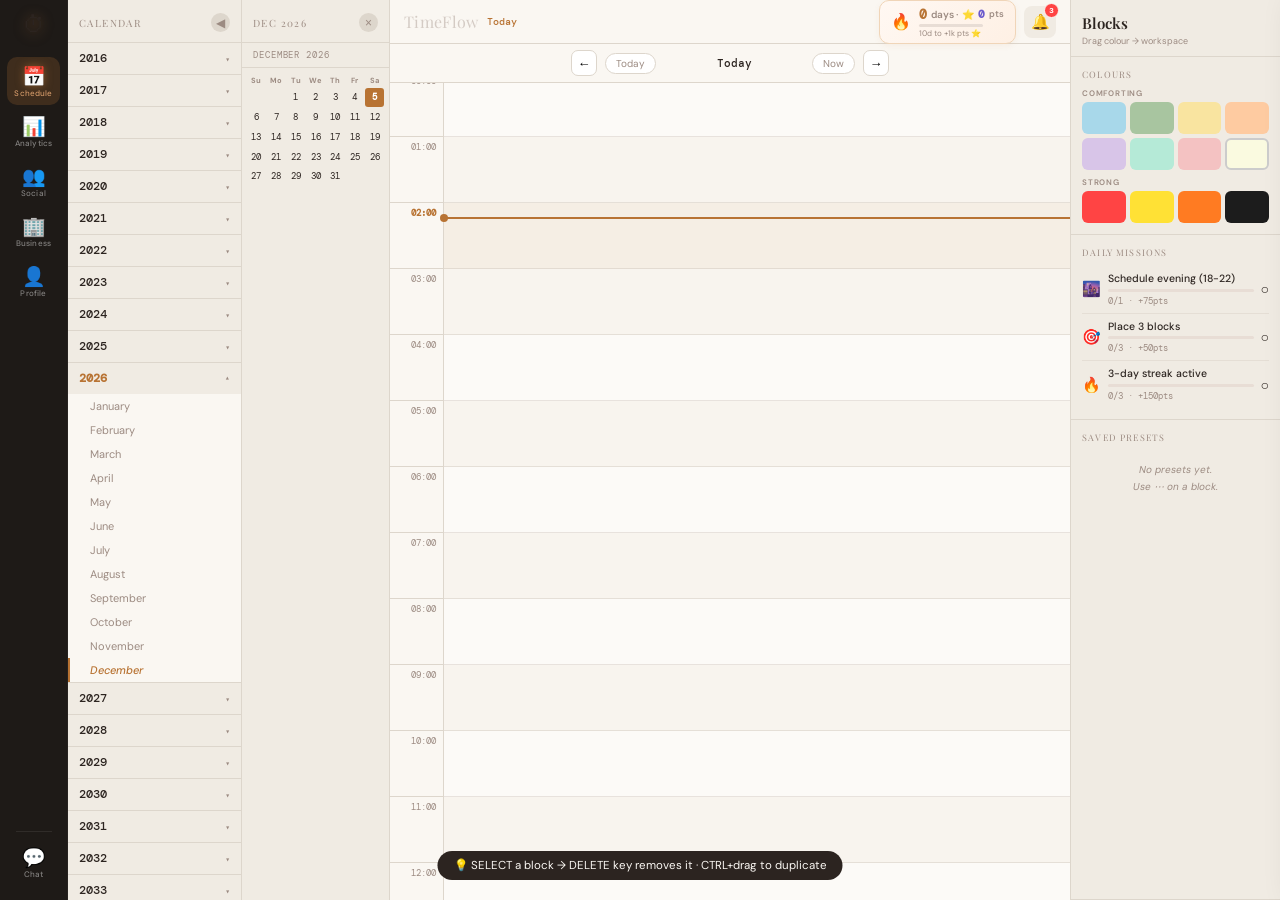
<file: timeflow4.html>
<!DOCTYPE html>
<html lang="en">
<head>
<meta charset="UTF-8"/><meta name="viewport" content="width=device-width,initial-scale=1.0"/>
<title>TimeFlow</title>
<link href="https://fonts.googleapis.com/css2?family=Playfair+Display:ital,wght@0,400;0,600;1,400&family=DM+Sans:opsz,wght@9..40,300;9..40,400;9..40,500;9..40,600&family=DM+Mono:wght@400;500&display=swap" rel="stylesheet"/>
<style>
*,*::before,*::after{box-sizing:border-box;margin:0;padding:0}
:root{
  --bg:#FAF7F2;--sb-bg:#F0EBE3;--sb-hover:#E6DED5;
  --accent:#B87333;--accent2:#D49A6A;--text:#2C2420;--muted:#9C8B82;
  --border:#DDD6CC;--ws-bg:#F5F0E8;--sh:rgba(44,36,32,.10);--row-h:66px;
  --nav-bg:#1E1A17;--nav-w:68px;
  --common:#8B9DC3;--rare:#5B8DD9;--epic:#9B59B6;--legendary:#E6A817
}
html,body{height:100%;font-family:'DM Sans',sans-serif;background:var(--bg);color:var(--text);overflow:hidden}
::-webkit-scrollbar{width:3px;height:3px}
::-webkit-scrollbar-track{background:transparent}
::-webkit-scrollbar-thumb{background:var(--border);border-radius:2px}

/* ═══════════════════════════════
   APP SHELL
═══════════════════════════════ */
#app{display:flex;height:100vh;width:100vw;overflow:hidden}
#page-area{display:flex;flex:1;overflow:hidden;min-width:0}

/* ═══════════════════════════════
   LEFT NAVIGATION
═══════════════════════════════ */
#left-nav{
  width:var(--nav-w);flex-shrink:0;background:var(--nav-bg);
  display:flex;flex-direction:column;height:100vh;align-items:center;
  padding:10px 0 14px;z-index:50;border-right:1px solid rgba(255,255,255,.04)
}
.nav-logo{
  font-size:22px;margin-bottom:18px;cursor:default;
  filter:drop-shadow(0 2px 6px rgba(184,115,51,.5));
  transition:transform .3s;user-select:none
}
.nav-logo:hover{transform:scale(1.15) rotate(-5deg)}
.nav-items{display:flex;flex-direction:column;gap:2px;flex:1;width:100%;padding:0 7px}
.nav-item{
  width:100%;padding:10px 0 8px;border-radius:10px;border:none;
  background:none;cursor:pointer;display:flex;flex-direction:column;
  align-items:center;justify-content:center;gap:2px;
  transition:background .18s,transform .15s;position:relative;user-select:none
}
.nav-item:hover{background:rgba(255,255,255,.07);transform:translateX(2px)}
.nav-item.active{background:rgba(184,115,51,.22)}
.nav-item .ni-icon{font-size:19px;line-height:1;transition:transform .2s}
.nav-item:hover .ni-icon{transform:scale(1.12)}
.nav-item .ni-label{font-size:8px;color:rgba(255,255,255,.45);font-family:'DM Sans',sans-serif;font-weight:500;letter-spacing:.02em;line-height:1;margin-top:1px}
.nav-item.active .ni-label{color:var(--accent2)}
.nav-item.active .ni-icon{filter:drop-shadow(0 0 4px rgba(184,115,51,.6))}
.nav-badge{
  position:absolute;top:5px;right:7px;min-width:15px;height:15px;
  background:#FF4444;border-radius:8px;font-size:8px;color:#fff;
  display:flex;align-items:center;justify-content:center;font-weight:700;
  padding:0 3px;border:1.5px solid var(--nav-bg);animation:badgePulse 2s infinite
}
@keyframes badgePulse{0%,100%{transform:scale(1)}50%{transform:scale(1.12)}}
.nav-divider{width:36px;height:1px;background:rgba(255,255,255,.08);margin:6px auto}
.nav-bottom{display:flex;flex-direction:column;gap:2px;width:100%;padding:0 7px}

/* ═══════════════════════════════
   CALENDAR PANEL (LEFT)
═══════════════════════════════ */
#cal-panel{
  width:174px;flex-shrink:0;background:var(--sb-bg);
  border-right:1px solid var(--border);height:100vh;
  overflow-y:auto;display:flex;flex-direction:column;
  transition:width .28s cubic-bezier(.4,0,.2,1),opacity .22s
}
#cal-panel.collapsed{width:0;overflow:hidden;opacity:0;pointer-events:none}
#date-panel{
  width:0;overflow:hidden;
  transition:width .28s cubic-bezier(.4,0,.2,1);
  border-right:none;background:var(--sb-bg);
  height:100vh;overflow-y:auto;flex-shrink:0
}
#date-panel.open{width:148px;border-right:1px solid var(--border)}
.sb-head{
  padding:13px 11px 10px;font-family:'Playfair Display',serif;font-size:10px;
  letter-spacing:.14em;text-transform:uppercase;color:var(--muted);
  border-bottom:1px solid var(--border);display:flex;align-items:center;
  justify-content:space-between;flex-shrink:0;position:sticky;top:0;
  background:var(--sb-bg);z-index:3;min-height:40px
}
.sb-head-title{white-space:nowrap;overflow:hidden}
.sb-close{width:19px;height:19px;border-radius:50%;border:none;background:var(--border);color:var(--muted);cursor:pointer;font-size:12px;display:flex;align-items:center;justify-content:center;transition:background .15s,color .15s;flex-shrink:0}
.sb-close:hover{background:var(--accent);color:#fff}
.year-group{border-bottom:1px solid var(--border)}
.year-label{padding:8px 11px;font-family:'DM Mono',monospace;font-size:11.5px;font-weight:500;cursor:pointer;display:flex;justify-content:space-between;align-items:center;transition:background .12s;user-select:none}
.year-label:hover{background:var(--sb-hover)}
.year-label.cur-yr{color:var(--accent);font-weight:600}
.year-label .chev{font-size:8px;transition:transform .2s;color:var(--muted)}
.year-label.expanded .chev{transform:rotate(180deg)}
.month-list{display:none;background:var(--bg)}
.month-list.open{display:block}
.month-item{padding:5px 11px 5px 20px;font-size:11px;cursor:pointer;color:var(--muted);transition:all .12s;border-left:2px solid transparent}
.month-item:hover{color:var(--text);background:var(--sb-hover);border-left-color:var(--accent2)}
.month-item.sel-month{color:var(--accent);border-left-color:var(--accent);font-weight:500}
.month-item.cur-month{font-style:italic}
.ds-month-label{padding:6px 11px;font-size:9px;color:var(--muted);font-family:'DM Mono',monospace;text-transform:uppercase;letter-spacing:.1em;border-bottom:1px solid var(--border);background:var(--sb-bg)}
.day-grid{display:grid;grid-template-columns:repeat(7,1fr);gap:1px;padding:6px 5px 8px}
.day-hdr{font-size:7.5px;text-align:center;color:var(--muted);font-weight:700;padding:2px 0}
.day-cell{aspect-ratio:1;display:flex;align-items:center;justify-content:center;font-size:9px;font-family:'DM Mono',monospace;border-radius:3px;cursor:pointer;transition:background .1s,color .1s}
.day-cell:not(.empty):hover{background:var(--accent);color:#fff}
.day-cell.today{background:var(--accent);color:#fff;font-weight:700}
.day-cell.empty{cursor:default}

/* ═══════════════════════════════
   VIEW WRAP + TOOLBAR
═══════════════════════════════ */
#view-wrap{flex:1;display:flex;flex-direction:column;overflow:hidden;min-width:0}
#toolbar{
  flex-shrink:0;display:flex;align-items:center;background:var(--bg);
  border-bottom:1px solid var(--border);padding:0 14px;gap:8px;height:44px;z-index:30
}
#tf-title{font-family:'Playfair Display',serif;font-size:16px;color:var(--muted);opacity:.4;letter-spacing:.02em;flex-shrink:0}
#date-display{font-family:'DM Mono',monospace;font-size:10px;color:var(--accent);font-weight:500;flex-shrink:0}
#streak-widget{
  margin-left:auto;display:flex;align-items:center;gap:8px;
  background:linear-gradient(135deg,#fff8f3,#fef0e4);border:1px solid #f0d5b8;
  border-radius:10px;padding:5px 11px;box-shadow:0 2px 6px rgba(184,115,51,.07);flex-shrink:0
}
.sw-fire{font-size:16px;cursor:default}
.sw-info{display:flex;flex-direction:column;gap:1px}
.sw-line1{display:flex;align-items:center;gap:4px;font-size:10.5px;font-weight:600}
.sw-streak-val{font-family:'DM Mono',monospace;font-size:13px;color:var(--accent);font-weight:700}
.sw-score-val{font-family:'DM Mono',monospace;font-size:11px;color:#6a5acd;font-weight:700}
.sw-bar-wrap{height:3px;background:#e8ddd5;border-radius:2px;width:64px;overflow:hidden}
.sw-bar-fill{height:100%;background:linear-gradient(90deg,var(--accent2),var(--accent));border-radius:2px;transition:width .5s ease}
.sw-next{font-size:8px;color:var(--muted)}
.shield-badge{font-size:11px}
/* Notification bell */
#notif-btn{
  width:32px;height:32px;border-radius:8px;border:none;background:var(--sb-bg);
  cursor:pointer;display:flex;align-items:center;justify-content:center;
  font-size:15px;position:relative;transition:background .15s;flex-shrink:0
}
#notif-btn:hover{background:var(--border)}
#notif-count{
  position:absolute;top:-3px;right:-3px;min-width:15px;height:15px;
  background:#FF4444;border-radius:8px;font-size:8px;color:#fff;
  display:flex;align-items:center;justify-content:center;font-weight:700;
  padding:0 3px;border:1.5px solid var(--bg)
}

/* Date nav bar */
#date-nav-bar{
  flex-shrink:0;display:flex;align-items:center;justify-content:center;gap:8px;
  padding:6px 16px;background:var(--bg);border-bottom:1px solid var(--border);
  font-size:11px
}
#date-nav-bar.hidden{display:none}
.dnb-arrow{
  width:26px;height:26px;border-radius:7px;border:1px solid var(--border);
  background:#fff;cursor:pointer;display:flex;align-items:center;justify-content:center;
  font-size:13px;transition:background .12s,border-color .12s;flex-shrink:0
}
.dnb-arrow:hover{background:var(--accent);color:#fff;border-color:var(--accent)}
#dnb-label{font-family:'DM Mono',monospace;font-size:11px;color:var(--text);font-weight:500;min-width:140px;text-align:center}
.dnb-today-btn{
  padding:3px 10px;border-radius:12px;border:1px solid var(--border);
  background:#fff;font-size:10px;cursor:pointer;color:var(--muted);
  transition:all .12s;font-family:'DM Sans',sans-serif
}
.dnb-today-btn:hover,.dnb-today-btn.active{background:var(--accent);color:#fff;border-color:var(--accent)}

/* ═══════════════════════════════
   VIEWS
═══════════════════════════════ */
.tab-view{display:none;flex:1;overflow:hidden;flex-direction:column}
.tab-view.active{display:flex}

/* ─── MAIN VIEW ─── */
#ws-scroll{flex:1;overflow-y:auto;overflow-x:hidden;display:flex;position:relative}
#time-col{flex-shrink:0;width:54px;background:var(--bg);border-right:1px solid var(--border);height:calc(var(--row-h)*24)}
.time-label{height:var(--row-h);display:flex;align-items:flex-start;justify-content:flex-end;padding:5px 7px 0 0;font-family:'DM Mono',monospace;font-size:8.5px;color:var(--muted);border-bottom:1px solid var(--border)}
.time-label.cur-time-row{color:var(--accent);font-weight:700}
#grid-area{flex:1;position:relative;height:calc(var(--row-h)*24);min-width:200px}
.grid-row{position:absolute;left:0;right:0;height:var(--row-h);border-bottom:1px solid rgba(200,190,180,.4)}
.grid-row:nth-child(odd){background:rgba(255,255,255,.35)}
.grid-row:nth-child(even){background:rgba(220,210,200,.1)}
.grid-row.cur-hr-row{background:rgba(184,115,51,.07)}
.grid-row.drop-target{background:rgba(184,115,51,.18)!important;transition:background .1s}
#now-line{position:absolute;left:0;right:0;height:2px;background:var(--accent);z-index:8;pointer-events:none;display:flex;align-items:center}
#now-line::before{content:'';width:8px;height:8px;border-radius:50%;background:var(--accent);margin-left:-4px;flex-shrink:0}

/* ═══════════════════════════════
   BLOCKS
═══════════════════════════════ */
.block{
  position:absolute;min-width:130px;width:220px;height:calc(var(--row-h) - 6px);
  border-radius:7px;padding:7px 26px 7px 10px;cursor:move;
  box-shadow:0 2px 10px var(--sh);user-select:none;overflow:visible;
  transition:box-shadow .15s,transform .1s,opacity .15s;z-index:10
}
.block:hover{box-shadow:0 6px 20px rgba(44,36,32,.16);z-index:20}
.block.dragging{
  box-shadow:0 18px 40px rgba(44,36,32,.26);z-index:100;opacity:.92;
  transform:rotate(.5deg) scale(1.07)!important;
  transition:box-shadow .15s,transform .15s!important
}
.block.selected{outline:2.5px solid var(--accent);outline-offset:2px;z-index:15}
.block.conflict{outline:2.5px solid #FF4444;outline-offset:2px;animation:conflictPulse .5s ease}
@keyframes conflictPulse{0%,100%{outline-color:#FF4444}50%{outline-color:#ff8888}}
.block-text{outline:none;font-family:'DM Sans',sans-serif;font-size:11.5px;line-height:1.5;min-height:22px;word-break:break-word;cursor:text;height:100%;overflow:auto}
.block-text:empty::before{content:attr(data-ph);opacity:.3;pointer-events:none}
.block-menu-btn{position:absolute;top:3px;right:3px;width:19px;height:19px;border-radius:4px;border:none;background:rgba(128,128,128,.16);cursor:pointer;font-size:12px;display:flex;align-items:center;justify-content:center;opacity:0;transition:opacity .15s;z-index:3;line-height:1}
.block:hover .block-menu-btn{opacity:1}
.block-menu-btn:hover{background:rgba(128,128,128,.3)}
.block-resize-r{position:absolute;top:4px;bottom:4px;right:-3px;width:6px;cursor:col-resize;border-radius:3px;background:rgba(128,128,128,.2);opacity:0;transition:opacity .15s}
.block:hover .block-resize-r{opacity:1}
.block-resize-b{position:absolute;bottom:2px;left:10px;right:26px;height:5px;cursor:s-resize;border-radius:3px;background:rgba(128,128,128,.2);opacity:0;transition:opacity .15s}
.block:hover .block-resize-b{opacity:1}
/* +pts popup */
.pts-pop{position:fixed;font-family:'DM Mono',monospace;font-size:13px;font-weight:700;color:#6a5acd;pointer-events:none;z-index:9998;white-space:nowrap;text-shadow:0 1px 4px rgba(106,90,205,.3);animation:ptsFloat 1.4s ease forwards}
@keyframes ptsFloat{0%{opacity:1;transform:translateY(0) scale(1)}20%{opacity:1;transform:translateY(-14px) scale(1.15)}100%{opacity:0;transform:translateY(-58px) scale(.8)}}

/* ═══════════════════════════════
   RIGHT SIDEBAR (BLOCKS PANEL)
═══════════════════════════════ */
#blocks-panel{
  width:210px;flex-shrink:0;height:100vh;overflow-y:auto;
  background:var(--sb-bg);border-left:1px solid var(--border);
  display:flex;flex-direction:column;transition:width .28s,opacity .2s
}
#blocks-panel.hidden{width:0;overflow:hidden;opacity:0;pointer-events:none}
.rs-head{padding:13px 11px 9px;border-bottom:1px solid var(--border);background:var(--sb-bg);position:sticky;top:0;z-index:3}
.rs-head h2{font-family:'Playfair Display',serif;font-size:15px;font-weight:600}
.rs-head p{font-size:9px;color:var(--muted);margin-top:2px}
.rs-section{padding:11px;border-bottom:1px solid var(--border)}
.rs-title{font-size:9px;text-transform:uppercase;letter-spacing:.13em;color:var(--muted);margin-bottom:8px;font-family:'Playfair Display',serif}
.colour-cat{font-size:8px;text-transform:uppercase;letter-spacing:.1em;color:var(--muted);margin:7px 0 4px;font-weight:600}
.colour-cat:first-child{margin-top:0}
.colour-grid{display:grid;grid-template-columns:repeat(4,1fr);gap:4px}
.colour-swatch{
  height:32px;border-radius:6px;cursor:grab;border:2.5px solid transparent;
  transition:transform .12s,box-shadow .12s;display:flex;align-items:center;justify-content:center
}
.colour-swatch:hover{transform:translateY(-3px) scale(1.08);box-shadow:0 6px 14px var(--sh)}
.colour-swatch:active{cursor:grabbing}
/* Mission items */
.mission-item{display:flex;align-items:center;gap:7px;padding:6px 0;border-bottom:1px solid rgba(220,210,200,.5)}
.mission-item:last-child{border-bottom:none}
.mission-icon{font-size:15px;flex-shrink:0}
.mission-body{flex:1;min-width:0}
.mission-label{font-size:10.5px;font-weight:500;line-height:1.3}
.mission-track{height:3px;background:#e8ddd5;border-radius:2px;margin:3px 0;overflow:hidden}
.mission-fill{height:100%;background:linear-gradient(90deg,var(--accent2),var(--accent));border-radius:2px;transition:width .5s}
.mission-meta{font-size:9px;color:var(--muted);font-family:'DM Mono',monospace}
.mission-item.done .mission-label{text-decoration:line-through;opacity:.4}
/* Presets */
.preset-item{background:#fff;border:1px solid var(--border);border-radius:6px;padding:6px 8px;margin-bottom:4px;display:flex;align-items:center;gap:7px;cursor:grab;transition:box-shadow .14s}
.preset-item:hover{box-shadow:0 3px 10px var(--sh)}
.preset-item:active{cursor:grabbing}
.preset-dot{width:9px;height:9px;border-radius:50%;flex-shrink:0;border:1px solid rgba(0,0,0,.08)}
.preset-txt{font-size:10.5px;flex:1;white-space:nowrap;overflow:hidden;text-overflow:ellipsis}
.preset-del{width:15px;height:15px;border:none;background:none;cursor:pointer;color:var(--muted);font-size:13px;display:flex;align-items:center;justify-content:center;border-radius:3px;opacity:0;transition:all .1s;flex-shrink:0;line-height:1}
.preset-item:hover .preset-del{opacity:1}
.preset-del:hover{background:#ff5252;color:#fff}
.no-presets{font-size:10px;color:var(--muted);text-align:center;padding:10px;font-style:italic;line-height:1.7}

/* ═══════════════════════════════
   CHAT SYSTEM
═══════════════════════════════ */
#chat-overlay{
  position:fixed;inset:0;z-index:200;pointer-events:none;
  background:rgba(0,0,0,0);transition:background .25s
}
#chat-overlay.open{pointer-events:all;background:rgba(0,0,0,.18)}
#chat-panel{
  position:absolute;top:0;right:-380px;width:360px;height:100vh;
  background:#fff;box-shadow:-4px 0 32px rgba(0,0,0,.14);
  display:flex;flex-direction:column;
  transition:right .3s cubic-bezier(.4,0,.2,1)
}
#chat-overlay.open #chat-panel{right:0}
.chat-header{
  display:flex;align-items:center;gap:10px;padding:14px 16px;
  border-bottom:1px solid var(--border);background:var(--bg);flex-shrink:0
}
.chat-header-back{
  width:28px;height:28px;border-radius:8px;border:none;background:var(--sb-bg);
  cursor:pointer;font-size:14px;display:flex;align-items:center;justify-content:center;
  transition:background .15s;flex-shrink:0
}
.chat-header-back:hover{background:var(--border)}
.chat-header-avatar{
  width:34px;height:34px;border-radius:50%;background:var(--sb-bg);
  display:flex;align-items:center;justify-content:center;font-size:18px;flex-shrink:0
}
.chat-header-info{flex:1;min-width:0}
.chat-header-name{font-size:13px;font-weight:600}
.chat-header-status{font-size:10px;color:var(--muted)}
.chat-header-status.online{color:#4CAF50}
.chat-close{
  width:28px;height:28px;border-radius:8px;border:none;background:none;
  cursor:pointer;font-size:16px;color:var(--muted);display:flex;align-items:center;
  justify-content:center;transition:background .15s;flex-shrink:0
}
.chat-close:hover{background:var(--sb-bg)}
/* Friend list */
#chat-friend-list{flex:1;overflow-y:auto;padding:8px}
.chat-friend-item{
  display:flex;align-items:center;gap:10px;padding:10px 10px;
  border-radius:10px;cursor:pointer;transition:background .12s;margin-bottom:2px
}
.chat-friend-item:hover{background:var(--sb-bg)}
.cf-avatar-wrap{position:relative;flex-shrink:0}
.cf-avatar{width:38px;height:38px;border-radius:50%;background:var(--sb-hover);display:flex;align-items:center;justify-content:center;font-size:20px}
.cf-online-dot{position:absolute;bottom:1px;right:1px;width:9px;height:9px;border-radius:50%;background:#4CAF50;border:2px solid #fff}
.cf-offline-dot{background:#9C8B82}
.cf-info{flex:1;min-width:0}
.cf-name{font-size:12.5px;font-weight:500}
.cf-preview{font-size:10.5px;color:var(--muted);white-space:nowrap;overflow:hidden;text-overflow:ellipsis}
.cf-meta{display:flex;flex-direction:column;align-items:flex-end;gap:3px;flex-shrink:0}
.cf-time{font-size:9.5px;color:var(--muted);font-family:'DM Mono',monospace}
.cf-unread{width:17px;height:17px;border-radius:50%;background:var(--accent);color:#fff;font-size:9px;font-weight:700;display:flex;align-items:center;justify-content:center}
/* Chat messages */
#chat-messages-view{display:none;flex:1;flex-direction:column;overflow:hidden}
#chat-messages-view.active{display:flex}
#chat-msgs-scroll{flex:1;overflow-y:auto;padding:12px 12px 6px;display:flex;flex-direction:column;gap:8px}
.msg-wrap{display:flex;align-items:flex-end;gap:7px}
.msg-wrap.me{flex-direction:row-reverse}
.msg-avatar{width:26px;height:26px;border-radius:50%;background:var(--sb-hover);display:flex;align-items:center;justify-content:center;font-size:14px;flex-shrink:0;margin-bottom:2px}
.msg-bubble{
  max-width:68%;padding:8px 12px;border-radius:16px;font-size:12.5px;line-height:1.5;
  position:relative;word-break:break-word
}
.msg-wrap.them .msg-bubble{background:var(--sb-bg);border-bottom-left-radius:4px}
.msg-wrap.me .msg-bubble{background:var(--accent);color:#fff;border-bottom-right-radius:4px}
.msg-time{font-size:8.5px;color:var(--muted);font-family:'DM Mono',monospace;margin-top:2px;white-space:nowrap}
.msg-wrap.me .msg-time{text-align:right}
.typing-indicator{display:flex;align-items:center;gap:4px;padding:8px 14px;background:var(--sb-bg);border-radius:16px;border-bottom-left-radius:4px;width:fit-content}
.typing-dot{width:6px;height:6px;border-radius:50%;background:var(--muted);animation:typingDot 1.2s ease infinite}
.typing-dot:nth-child(2){animation-delay:.2s}
.typing-dot:nth-child(3){animation-delay:.4s}
@keyframes typingDot{0%,60%,100%{transform:translateY(0)}30%{transform:translateY(-6px)}}
#chat-input-wrap{
  display:flex;align-items:center;gap:8px;padding:10px 12px;
  border-top:1px solid var(--border);background:var(--bg);flex-shrink:0
}
#chat-input{
  flex:1;padding:8px 13px;border:1px solid var(--border);border-radius:20px;
  font-family:'DM Sans',sans-serif;font-size:12.5px;outline:none;background:#fff;
  transition:border-color .15s
}
#chat-input:focus{border-color:var(--accent)}
#chat-send-btn{
  width:34px;height:34px;border-radius:50%;border:none;background:var(--accent);
  color:#fff;cursor:pointer;font-size:14px;display:flex;align-items:center;justify-content:center;
  transition:background .15s,transform .15s;flex-shrink:0
}
#chat-send-btn:hover{background:var(--accent2);transform:scale(1.08)}

/* ═══════════════════════════════
   NOTIFICATION PANEL
═══════════════════════════════ */
#notif-overlay{position:fixed;inset:0;z-index:150;pointer-events:none}
#notif-overlay.open{pointer-events:all}
#notif-dropdown{
  position:fixed;top:48px;right:14px;width:300px;max-height:360px;overflow-y:auto;
  background:#fff;border:1px solid var(--border);border-radius:14px;
  box-shadow:0 12px 36px rgba(0,0,0,.14);z-index:151;
  opacity:0;transform:translateY(-8px) scale(.97);pointer-events:none;
  transition:opacity .2s,transform .2s
}
#notif-dropdown.open{opacity:1;transform:none;pointer-events:all}
.notif-head{display:flex;align-items:center;justify-content:space-between;padding:11px 14px;border-bottom:1px solid var(--border);font-size:12px;font-weight:600}
.notif-clear{font-size:10px;color:var(--accent);cursor:pointer;font-weight:400;background:none;border:none;padding:0}
.notif-clear:hover{text-decoration:underline}
.notif-item-d{display:flex;align-items:flex-start;gap:9px;padding:9px 14px;border-bottom:1px solid rgba(220,210,200,.4);transition:background .12s}
.notif-item-d:hover{background:var(--sb-bg)}
.notif-icon-d{font-size:16px;flex-shrink:0;margin-top:1px}
.notif-body-d{flex:1}
.notif-text-d{font-size:11.5px;line-height:1.4}
.notif-time-d{font-size:9.5px;color:var(--muted);font-family:'DM Mono',monospace;margin-top:2px}
.notif-unread-dot{width:7px;height:7px;border-radius:50%;background:var(--accent);flex-shrink:0;margin-top:5px}

/* ═══════════════════════════════
   DROPDOWN PORTAL
═══════════════════════════════ */
#dd-portal{position:fixed;z-index:9999;top:0;left:0;pointer-events:none}
.block-dropdown{position:fixed;pointer-events:all;background:#fff;border:1px solid #e0d8d0;border-radius:12px;box-shadow:0 12px 36px rgba(0,0,0,.16);padding:13px;width:238px;animation:ddIn .13s ease}
@keyframes ddIn{from{opacity:0;transform:translateY(-6px)}to{opacity:1;transform:none}}
.dd-section-title{font-size:9px;text-transform:uppercase;letter-spacing:.14em;color:var(--muted);margin-bottom:7px;font-family:'Playfair Display',serif}
.dd-swatches{display:flex;flex-wrap:wrap;gap:5px;margin-bottom:2px}
.dd-swatch{width:25px;height:25px;border-radius:5px;cursor:pointer;border:2.5px solid transparent;transition:transform .1s,box-shadow .1s}
.dd-swatch:hover{transform:scale(1.2);box-shadow:0 3px 8px rgba(0,0,0,.18)}
.dd-swatch.cur-sw{border-color:#333}
.dd-divider{border:none;border-top:1px solid #ede8e2;margin:8px 0}
.dd-btn{width:100%;text-align:left;padding:6px 9px;border:none;background:none;font-family:'DM Sans',sans-serif;font-size:12px;cursor:pointer;border-radius:6px;display:flex;align-items:center;gap:8px;transition:background .1s;color:var(--text)}
.dd-btn:hover{background:#f5f0e8}
.dd-btn.danger{color:#c0392b}
.dd-btn.danger:hover{background:#fde8e6}
.dd-cat{font-size:8px;text-transform:uppercase;letter-spacing:.1em;color:#b0a090;margin:6px 0 4px;font-weight:600}

/* ═══════════════════════════════
   ANALYTICS VIEW
═══════════════════════════════ */
#view-analytics,#view-social,#view-profile{background:var(--ws-bg);overflow-y:auto}
.an-inner{padding:24px 28px;max-width:900px;margin:0 auto}
.an-title{font-family:'Playfair Display',serif;font-size:21px;font-weight:600;margin-bottom:3px}
.an-sub{font-size:11px;color:var(--muted);margin-bottom:22px}
.an-grid{display:grid;grid-template-columns:1fr 1fr;gap:16px;margin-bottom:16px}
.an-card{background:#fff;border:1px solid var(--border);border-radius:12px;padding:17px;box-shadow:0 2px 10px var(--sh)}
.an-card.full{grid-column:1/-1}
.an-card-title{font-family:'Playfair Display',serif;font-size:13px;font-weight:600;margin-bottom:3px}
.an-card-sub{font-size:10px;color:var(--muted);margin-bottom:13px}
.stat-row{display:grid;grid-template-columns:repeat(4,1fr);gap:11px;margin-bottom:16px}
.stat-card{background:#fff;border:1px solid var(--border);border-radius:10px;padding:13px;text-align:center;box-shadow:0 2px 8px var(--sh)}
.stat-val{font-family:'DM Mono',monospace;font-size:21px;font-weight:700;color:var(--accent)}
.stat-lbl{font-size:9px;color:var(--muted);margin-top:2px}
#pie-wrap{display:flex;align-items:center;gap:20px;flex-wrap:wrap}
#pie-legend{display:flex;flex-direction:column;gap:6px;flex:1;min-width:130px}
.legend-item{display:flex;align-items:center;gap:6px;font-size:10.5px}
.legend-dot{width:9px;height:9px;border-radius:3px;flex-shrink:0}
#bar-chart{display:flex;align-items:flex-end;gap:4px;height:108px;padding-bottom:20px}
.bar-col{display:flex;flex-direction:column;align-items:center;flex:1;height:100%;justify-content:flex-end}
.bar-fill{width:100%;border-radius:3px 3px 0 0;transition:height .6s ease;min-height:2px;position:relative}
.bar-fill:hover::after{content:attr(data-tip);position:absolute;top:-22px;left:50%;transform:translateX(-50%);background:#333;color:#fff;font-size:8px;padding:2px 5px;border-radius:4px;white-space:nowrap;pointer-events:none;z-index:5}
.bar-lbl{font-size:7.5px;color:var(--muted);margin-top:3px;font-family:'DM Mono',monospace}
.prod-bar{height:9px;background:#e8ddd5;border-radius:4px;overflow:hidden;margin:4px 0}
.prod-fill{height:100%;border-radius:4px;transition:width .8s ease}

/* ═══════════════════════════════
   SOCIAL VIEW
═══════════════════════════════ */
.social-inner{padding:24px 28px;max-width:880px;margin:0 auto}
.social-grid{display:grid;grid-template-columns:1fr 1fr;gap:16px}
.an-card.social-card{padding:0;overflow:hidden}
.lb-header{padding:13px 16px;border-bottom:1px solid var(--border);display:flex;align-items:center;justify-content:space-between}
.lb-row{display:flex;align-items:center;gap:10px;padding:10px 16px;border-bottom:1px solid rgba(220,210,200,.4);transition:background .12s}
.lb-row:hover{background:#f8f4ef}
.lb-row:last-child{border-bottom:none}
.lb-rank{font-family:'DM Mono',monospace;font-size:13px;font-weight:700;width:24px;text-align:center;flex-shrink:0}
.lb-avatar{width:34px;height:34px;border-radius:50%;background:var(--sb-bg);display:flex;align-items:center;justify-content:center;font-size:20px;flex-shrink:0}
.lb-info{flex:1;min-width:0}
.lb-name{font-size:12.5px;font-weight:500}
.lb-meta{font-size:10px;color:var(--muted);font-family:'DM Mono',monospace}
.lb-score{font-family:'DM Mono',monospace;font-size:12px;color:#6a5acd;font-weight:700}
.rank-1{color:#E6A817}.rank-2{color:#8B9DC3}.rank-3{color:#B87333}
.online-dot{display:inline-block;width:7px;height:7px;border-radius:50%;background:#4CAF50;margin-left:4px;vertical-align:middle}
.activity-item{display:flex;align-items:flex-start;gap:9px;padding:10px 16px;border-bottom:1px solid rgba(220,210,200,.4)}
.activity-icon{font-size:15px;flex-shrink:0;margin-top:2px}
.activity-text{font-size:12px;line-height:1.5}
.activity-time{font-size:9.5px;color:var(--muted);font-family:'DM Mono',monospace;margin-top:2px}

/* ═══════════════════════════════
   BUSINESS VIEW
═══════════════════════════════ */
#view-business{flex-direction:row!important;background:var(--ws-bg)}
#biz-sidebar{width:210px;flex-shrink:0;background:var(--sb-bg);border-right:1px solid var(--border);display:flex;flex-direction:column;height:100%;overflow-y:auto}
#biz-main{flex:1;display:flex;flex-direction:column;overflow:hidden}
#biz-toolbar{flex-shrink:0;padding:10px 16px;background:var(--bg);border-bottom:1px solid var(--border);display:flex;align-items:center;gap:8px;flex-wrap:wrap}
#biz-grid-wrap{flex:1;overflow:auto}
#biz-grid{display:flex;position:relative;min-width:max-content}
.biz-time-col{width:50px;flex-shrink:0;border-right:1px solid var(--border);background:var(--bg);position:sticky;left:0;z-index:5}
.biz-time-hdr{height:40px;border-bottom:1px solid var(--border);background:var(--bg)}
.biz-time-lbl{height:44px;display:flex;align-items:flex-start;justify-content:flex-end;padding:4px 6px 0 0;font-family:'DM Mono',monospace;font-size:8.5px;color:var(--muted);border-bottom:1px solid var(--border)}
.emp-col{width:150px;flex-shrink:0;border-right:1px solid rgba(200,190,180,.3);position:relative}
.emp-col-header{
  height:40px;display:flex;align-items:center;padding:4px 8px;gap:7px;
  border-bottom:1px solid var(--border);background:var(--bg);
  position:sticky;top:0;z-index:3
}
.emp-hdr-avatar{width:26px;height:26px;border-radius:50%;display:flex;align-items:center;justify-content:center;font-size:11px;font-weight:700;color:#fff;flex-shrink:0}
.emp-hdr-info{min-width:0}
.emp-hdr-name{font-size:10.5px;font-weight:600;white-space:nowrap;overflow:hidden;text-overflow:ellipsis}
.emp-hdr-role{font-size:8.5px;color:var(--muted)}
.emp-row-bg{position:absolute;left:0;right:0;height:44px;border-bottom:1px solid rgba(200,190,180,.25)}
.emp-row-bg:nth-child(odd){background:rgba(255,255,255,.3)}
.biz-shift{position:absolute;left:3px;right:3px;border-radius:5px;padding:3px 6px;font-size:10px;cursor:move;box-shadow:0 1px 6px rgba(0,0,0,.08);z-index:5;overflow:hidden;display:flex;flex-direction:column;justify-content:center;gap:1px;transition:box-shadow .15s}
.biz-shift:hover{box-shadow:0 4px 14px rgba(0,0,0,.14);z-index:10}
.biz-shift-label{font-size:9.5px;font-weight:600;white-space:nowrap;overflow:hidden;text-overflow:ellipsis}
.biz-shift-time{font-size:8px;opacity:.7;font-family:'DM Mono',monospace}
.biz-shift.conflict-shift{outline:2px solid #FF4444}
.emp-item{display:flex;align-items:center;gap:8px;padding:8px 11px;cursor:pointer;border-bottom:1px solid var(--border);transition:background .12s;position:relative}
.emp-item:hover{background:var(--sb-hover)}
.emp-avatar-s{width:28px;height:28px;border-radius:50%;display:flex;align-items:center;justify-content:center;font-size:11px;font-weight:700;color:#fff;flex-shrink:0}
.emp-info-s{flex:1;min-width:0}
.emp-name-s{font-size:11.5px;font-weight:500}
.emp-role-s{font-size:9.5px;color:var(--muted)}
.emp-hours-s{font-family:'DM Mono',monospace;font-size:10px;color:var(--accent);flex-shrink:0}
.emp-edit-btns{display:none;position:absolute;right:8px;top:50%;transform:translateY(-50%);gap:4px}
.emp-item:hover .emp-edit-btns{display:flex}
.emp-edit-btns button{width:20px;height:20px;border-radius:4px;border:none;background:var(--border);cursor:pointer;font-size:11px;display:flex;align-items:center;justify-content:center;transition:background .12s}
.emp-edit-btns button:hover{background:var(--accent);color:#fff}
.biz-btn{padding:6px 13px;border:none;border-radius:7px;font-family:'DM Sans',sans-serif;font-size:11.5px;cursor:pointer;font-weight:500;transition:all .15s}
.biz-btn.primary{background:var(--accent);color:#fff}
.biz-btn.primary:hover{background:var(--accent2)}
.biz-btn.secondary{background:var(--sb-hover);color:var(--text)}
.biz-btn.secondary:hover{background:var(--border)}
.biz-stat{text-align:center;padding:8px 10px;background:#fff;border:1px solid var(--border);border-radius:8px;min-width:72px}
.biz-stat-val{font-family:'DM Mono',monospace;font-size:17px;font-weight:700;color:var(--accent)}
.biz-stat-lbl{font-size:8.5px;color:var(--muted);margin-top:1px}
/* Business date nav */
.biz-date-nav{display:flex;align-items:center;gap:6px;margin-left:auto}
.biz-date-nav button{padding:4px 10px;border:1px solid var(--border);border-radius:6px;background:#fff;font-size:10.5px;cursor:pointer;transition:all .12s;font-family:'DM Sans',sans-serif}
.biz-date-nav button:hover{background:var(--accent);color:#fff;border-color:var(--accent)}
#biz-week-label{font-family:'DM Mono',monospace;font-size:11px;color:var(--text);font-weight:500;min-width:120px;text-align:center}

/* ═══════════════════════════════
   PROFILE VIEW
═══════════════════════════════ */
.profile-inner{padding:24px 28px;max-width:900px;margin:0 auto}
.profile-hero{display:flex;align-items:center;gap:22px;background:#fff;border:1px solid var(--border);border-radius:16px;padding:20px 24px;margin-bottom:22px;box-shadow:0 2px 12px var(--sh)}
.profile-avatar-wrap{position:relative;flex-shrink:0}
.profile-avatar{width:70px;height:70px;border-radius:50%;font-size:34px;display:flex;align-items:center;justify-content:center;background:linear-gradient(135deg,#fef0e4,#f5ddb8);border:3px solid var(--accent);box-shadow:0 4px 16px rgba(184,115,51,.2)}
.profile-level-badge{position:absolute;bottom:-4px;right:-4px;background:var(--accent);color:#fff;font-size:9px;font-weight:700;padding:1px 6px;border-radius:8px;font-family:'DM Mono',monospace;border:2px solid #fff}
.profile-stats{flex:1}
.profile-name{font-family:'Playfair Display',serif;font-size:21px;font-weight:600}
.profile-tagline{font-size:11px;color:var(--muted);margin-bottom:10px}
.profile-score-row{display:flex;align-items:center;gap:12px;flex-wrap:wrap}
.p-stat{display:flex;flex-direction:column;align-items:center;background:var(--sb-bg);padding:7px 12px;border-radius:8px;min-width:65px}
.p-stat-val{font-family:'DM Mono',monospace;font-size:15px;font-weight:700;color:var(--accent)}
.p-stat-lbl{font-size:8.5px;color:var(--muted);margin-top:1px}
.xp-section{margin-top:11px}
.xp-bar-wrap{height:7px;background:#e8ddd5;border-radius:4px;overflow:hidden;margin-top:3px}
.xp-bar-fill{height:100%;background:linear-gradient(90deg,#6a5acd,#9b84ee);border-radius:4px;transition:width .8s ease}
.xp-label{display:flex;justify-content:space-between;font-size:9px;color:var(--muted);margin-top:3px}
.chars-grid{display:grid;grid-template-columns:repeat(auto-fill,minmax(125px,1fr));gap:12px;margin-top:4px}
.char-card{background:#fff;border:1px solid var(--border);border-radius:12px;padding:13px;text-align:center;transition:transform .2s,box-shadow .2s;cursor:pointer;position:relative;overflow:hidden}
.char-card:hover{transform:translateY(-3px);box-shadow:0 8px 22px rgba(0,0,0,.1)}
.char-card.locked{opacity:.4;filter:grayscale(.8);cursor:default}
.char-card.active-char{border-color:var(--accent);box-shadow:0 0 0 2px rgba(184,115,51,.22)}
.char-emoji{font-size:32px;margin-bottom:5px;display:block}
.char-name{font-size:11.5px;font-weight:600}
.char-rarity{font-size:8.5px;font-weight:700;text-transform:uppercase;letter-spacing:.08em;margin-top:2px}
.char-bonus{font-size:8.5px;color:var(--muted);margin-top:2px}
.char-pts{font-size:8.5px;color:var(--muted);font-family:'DM Mono',monospace;margin-top:3px}
.char-active-badge{position:absolute;top:6px;left:6px;background:var(--accent);color:#fff;font-size:7px;padding:1px 5px;border-radius:5px;font-weight:700;text-transform:uppercase}
.rarity-common .char-rarity{color:var(--common)}
.rarity-rare .char-rarity{color:var(--rare)}
.rarity-epic .char-rarity{color:var(--epic)}
.rarity-legendary .char-rarity{color:var(--legendary)}
.rarity-rare:hover{box-shadow:0 8px 22px rgba(91,141,217,.22)}
.rarity-epic:hover{box-shadow:0 8px 22px rgba(155,89,182,.22)}
.rarity-legendary{border-color:rgba(230,168,23,.4);background:linear-gradient(135deg,#fff9ee,#fff)}
.rarity-legendary:hover{box-shadow:0 8px 26px rgba(230,168,23,.28)}

/* ═══════════════════════════════
   MODALS / POPUPS
═══════════════════════════════ */
.modal-overlay{position:fixed;inset:0;background:rgba(0,0,0,.42);z-index:9990;display:flex;align-items:center;justify-content:center;animation:fadeOv .2s ease}
@keyframes fadeOv{from{opacity:0}to{opacity:1}}
.modal{background:#fff;border-radius:18px;padding:26px;box-shadow:0 24px 64px rgba(0,0,0,.2);max-width:400px;width:92%;position:relative;animation:modalIn .3s cubic-bezier(.34,1.56,.64,1)}
@keyframes modalIn{from{transform:scale(.6) translateY(20px);opacity:0}to{transform:none;opacity:1}}
.modal-close{position:absolute;top:12px;right:14px;border:none;background:none;font-size:17px;cursor:pointer;color:var(--muted);line-height:1}
.modal-title{font-family:'Playfair Display',serif;font-size:20px;font-weight:600;text-align:center;margin-bottom:12px}
.modal-btn{display:block;width:100%;padding:10px;background:var(--accent);color:#fff;border:none;border-radius:12px;font-family:'DM Sans',sans-serif;font-size:13.5px;font-weight:500;cursor:pointer;margin-top:13px;transition:background .15s}
.modal-btn:hover{background:var(--accent2)}
.tf-input{width:100%;padding:8px 11px;border:1px solid var(--border);border-radius:8px;font-family:'DM Sans',sans-serif;font-size:12.5px;color:var(--text);background:var(--bg);outline:none;transition:border-color .15s;margin-bottom:8px}
.tf-input:focus{border-color:var(--accent)}
/* Char unlock */
.char-unlock-card{background:linear-gradient(135deg,#fefefe,#f8f4ee);border:2px solid var(--border);border-radius:12px;padding:14px;text-align:center;margin:10px 0}
.char-unlock-emoji{font-size:52px;display:block;animation:charReveal .6s cubic-bezier(.34,1.56,.64,1)}
@keyframes charReveal{from{transform:scale(0) rotate(-15deg);opacity:0}to{transform:scale(1) rotate(0);opacity:1}}
/* Milestone popup */
#milestone-popup{position:fixed;top:50%;left:50%;transform:translate(-50%,-50%) scale(.7);background:#fff;border:1.5px solid #f0d5b8;border-radius:18px;padding:22px 30px;text-align:center;z-index:10001;box-shadow:0 24px 60px rgba(0,0,0,.18);opacity:0;transition:opacity .3s,transform .3s;pointer-events:none}
#milestone-popup.show{opacity:1;transform:translate(-50%,-50%) scale(1);pointer-events:all}
.mp-emoji{font-size:38px;margin-bottom:7px}
.mp-title{font-family:'Playfair Display',serif;font-size:19px;font-weight:600}
.mp-sub{font-size:12px;color:var(--muted);margin-top:4px}
.mp-score{font-family:'DM Mono',monospace;font-size:26px;color:#6a5acd;font-weight:700;margin:9px 0}
.mp-close{margin-top:11px;padding:7px 20px;background:var(--accent);color:#fff;border:none;border-radius:20px;font-size:13px;font-family:'DM Sans',sans-serif;cursor:pointer;transition:background .15s}
.mp-close:hover{background:var(--accent2)}
/* Toast */
#toast{position:fixed;bottom:20px;left:50%;transform:translateX(-50%) translateY(14px);background:var(--text);color:#FAF7F2;padding:7px 16px;border-radius:22px;font-size:11.5px;opacity:0;transition:opacity .25s,transform .25s;z-index:10000;pointer-events:none;white-space:nowrap}
#toast.show{opacity:1;transform:translateX(-50%) translateY(0)}
/* Confetti */
.confetti-piece{position:fixed;width:8px;height:8px;border-radius:2px;pointer-events:none;z-index:9995;animation:confettiFall linear forwards}
@keyframes confettiFall{0%{opacity:1;transform:translateY(-10px) rotate(0)}100%{opacity:0;transform:translateY(100vh) rotate(720deg)}}

/* ═══════════════════════════════
   MOBILE BOTTOM NAV
═══════════════════════════════ */
#bottom-nav{display:none}

@media(max-width:768px){
  #left-nav{display:none}
  #blocks-panel{display:none}
  #cal-panel{display:none}
  #date-panel{display:none}
  #bottom-nav{
    display:flex;position:fixed;bottom:0;left:0;right:0;height:60px;
    background:var(--nav-bg);z-index:100;border-top:1px solid rgba(255,255,255,.06);
    padding:0 4px
  }
  .bn-item{
    flex:1;display:flex;flex-direction:column;align-items:center;justify-content:center;
    gap:2px;border:none;background:none;cursor:pointer;padding:6px 2px;
    transition:background .15s;border-radius:8px;margin:4px 2px
  }
  .bn-item:active{background:rgba(255,255,255,.08)}
  .bn-item.active{background:rgba(184,115,51,.22)}
  .bn-icon{font-size:18px;line-height:1}
  .bn-label{font-size:8px;color:rgba(255,255,255,.5);font-family:'DM Sans',sans-serif;font-weight:500}
  .bn-item.active .bn-label{color:var(--accent2)}
  #view-wrap{padding-bottom:60px}
  #toolbar{padding:0 10px;height:40px}
  #tf-title{font-size:14px}
  #streak-widget{padding:4px 8px}
  .sw-bar-wrap{display:none}
  .sw-next{display:none}
  .an-grid{grid-template-columns:1fr}
  .stat-row{grid-template-columns:repeat(2,1fr)}
  .social-grid{grid-template-columns:1fr}
  .chars-grid{grid-template-columns:repeat(3,1fr)}
  #chat-panel{width:100%;right:-100%}
  #view-business{flex-direction:column!important}
  #biz-sidebar{width:100%;height:auto;max-height:35vh}
  .profile-hero{flex-direction:column;text-align:center}
}
</style>
</head>
<body>
<div id="app">

<!-- ═══ LEFT NAV ═══ -->
<nav id="left-nav">
  <div class="nav-logo" title="TimeFlow">⏱</div>
  <div class="nav-items">
    <button class="nav-item active" data-tab="main"      onclick="switchTab('main')">     <span class="ni-icon">📅</span><span class="ni-label">Schedule</span></button>
    <button class="nav-item"        data-tab="analytics" onclick="switchTab('analytics')"><span class="ni-icon">📊</span><span class="ni-label">Analytics</span></button>
    <button class="nav-item"        data-tab="social"    onclick="switchTab('social')">   <span class="ni-icon">👥</span><span class="ni-label">Social</span></button>
    <button class="nav-item"        data-tab="business"  onclick="switchTab('business')"> <span class="ni-icon">🏢</span><span class="ni-label">Business</span></button>
    <button class="nav-item"        data-tab="profile"   onclick="switchTab('profile')">  <span class="ni-icon">👤</span><span class="ni-label">Profile</span></button>
  </div>
  <div class="nav-divider"></div>
  <div class="nav-bottom">
    <button class="nav-item" onclick="toggleChat()" id="chat-nav-btn">
      <span class="ni-icon">💬</span><span class="ni-label">Chat</span>
      <span class="nav-badge" id="chat-badge" style="display:none">3</span>
    </button>
  </div>
</nav>

<!-- ═══ PAGE AREA ═══ -->
<div id="page-area">

  <!-- Calendar panel -->
  <div id="cal-panel">
    <div class="sb-head"><span class="sb-head-title">Calendar</span><button class="sb-close" onclick="toggleCalPanel()">◀</button></div>
    <div id="year-list"></div>
  </div>
  <div id="date-panel">
    <div id="date-panel-inner">
      <div class="sb-head"><span id="dp-label">Dates</span><button class="sb-close" onclick="closeDatePanel()">×</button></div>
      <div class="ds-month-label" id="dp-month-info"></div>
      <div class="day-grid" id="day-grid"></div>
    </div>
  </div>

  <!-- View Wrap -->
  <div id="view-wrap">
    <div id="toolbar">
      <span id="tf-title">TimeFlow</span>
      <span id="date-display"></span>
      <div id="streak-widget">
        <div class="sw-fire" id="streak-fire">🔥</div>
        <div class="sw-info">
          <div class="sw-line1">
            <span class="sw-streak-val" id="streak-count">0</span>
            <span style="color:var(--muted);font-size:10px">days ·</span>
            <span style="font-size:10px">⭐</span>
            <span class="sw-score-val" id="streak-score">0</span>
            <span style="font-size:9px;color:var(--muted)">pts</span>
            <span class="shield-badge" id="shield-badge" style="display:none" title="Streak Shield">🛡️</span>
          </div>
          <div class="sw-bar-wrap"><div class="sw-bar-fill" id="streak-bar"></div></div>
          <div class="sw-next" id="streak-next">Place a block!</div>
        </div>
      </div>
      <button id="notif-btn" onclick="toggleNotif(event)">🔔<span id="notif-count" style="display:none">0</span></button>
    </div>

    <!-- Date nav bar (only in main view) -->
    <div id="date-nav-bar">
      <button class="dnb-arrow" onclick="changeDate(-1)">←</button>
      <button class="dnb-today-btn" onclick="goToday()">Today</button>
      <span id="dnb-label">—</span>
      <button class="dnb-today-btn" onclick="goToday()">Now</button>
      <button class="dnb-arrow" onclick="changeDate(1)">→</button>
    </div>

    <!-- ─── MAIN VIEW ─── -->
    <div id="view-main" class="tab-view active">
      <div id="ws-scroll">
        <div id="time-col"></div>
        <div id="grid-area"><div id="now-line"></div></div>
      </div>
    </div>
    <!-- ─── ANALYTICS ─── -->
    <div id="view-analytics" class="tab-view"><div class="an-inner" id="analytics-inner"></div></div>
    <!-- ─── SOCIAL ─── -->
    <div id="view-social" class="tab-view"><div class="social-inner" id="social-inner"></div></div>
    <!-- ─── BUSINESS ─── -->
    <div id="view-business" class="tab-view">
      <div id="biz-sidebar">
        <div class="sb-head"><span class="sb-head-title">Employees</span></div>
        <div id="emp-list"></div>
        <div style="padding:10px 11px;border-top:1px solid var(--border)">
          <button class="biz-btn primary" style="width:100%;font-size:11px" onclick="showAddEmpModal()">+ Add Employee</button>
        </div>
      </div>
      <div id="biz-main">
        <div id="biz-toolbar">
          <div style="display:flex;gap:8px;flex-wrap:wrap">
            <div class="biz-stat"><div class="biz-stat-val" id="bs-shifts">—</div><div class="biz-stat-lbl">Shifts</div></div>
            <div class="biz-stat"><div class="biz-stat-val" id="bs-hours">—</div><div class="biz-stat-lbl">Hours</div></div>
            <div class="biz-stat"><div class="biz-stat-val" id="bs-emp">—</div><div class="biz-stat-lbl">Staff</div></div>
            <div class="biz-stat"><div class="biz-stat-val" id="bs-conf">—</div><div class="biz-stat-lbl">Conflicts</div></div>
          </div>
          <div class="biz-date-nav">
            <button onclick="bizChangeWeek(-1)">← Prev</button>
            <span id="biz-week-label">This Week</span>
            <button onclick="bizChangeWeek(1)">Next →</button>
          </div>
        </div>
        <div id="biz-grid-wrap"><div id="biz-grid"><div class="biz-time-col" id="biz-time-col"></div></div></div>
      </div>
    </div>
    <!-- ─── PROFILE ─── -->
    <div id="view-profile" class="tab-view"><div class="profile-inner" id="profile-inner"></div></div>
  </div><!-- #view-wrap -->

  <!-- Blocks panel (right sidebar) -->
  <div id="blocks-panel">
    <div class="rs-head"><h2>Blocks</h2><p>Drag colour → workspace</p></div>
    <div class="rs-section">
      <div class="rs-title">Colours</div>
      <div class="colour-cat">Comforting</div>
      <div class="colour-grid" id="comfort-grid"></div>
      <div class="colour-cat">Strong</div>
      <div class="colour-grid" id="strong-grid"></div>
    </div>
    <div class="rs-section" id="missions-section">
      <div class="rs-title">Daily Missions</div>
      <div id="missions-list"></div>
    </div>
    <div class="rs-section" style="flex:1;min-height:70px">
      <div class="rs-title">Saved Presets</div>
      <div id="presets-list"></div>
    </div>
  </div>

</div><!-- #page-area -->

<!-- ═══ MOBILE BOTTOM NAV ═══ -->
<nav id="bottom-nav">
  <button class="bn-item active" data-tab="main"      onclick="switchTab('main')">     <span class="bn-icon">📅</span><span class="bn-label">Schedule</span></button>
  <button class="bn-item"        data-tab="analytics" onclick="switchTab('analytics')"><span class="bn-icon">📊</span><span class="bn-label">Analytics</span></button>
  <button class="bn-item"        data-tab="social"    onclick="switchTab('social')">   <span class="bn-icon">👥</span><span class="bn-label">Social</span></button>
  <button class="bn-item"        data-tab="business"  onclick="switchTab('business')"> <span class="bn-icon">🏢</span><span class="bn-label">Business</span></button>
  <button class="bn-item"        data-tab="profile"   onclick="switchTab('profile')">  <span class="bn-icon">👤</span><span class="bn-label">Profile</span></button>
</nav>

</div><!-- #app -->

<!-- ═══ CHAT OVERLAY ═══ -->
<div id="chat-overlay" onclick="handleChatOverlayClick(event)">
  <div id="chat-panel">
    <div id="chat-list-view">
      <div class="chat-header">
        <div class="chat-header-info"><div class="chat-header-name">Messages</div></div>
        <button class="chat-close" onclick="toggleChat()">✕</button>
      </div>
      <div id="chat-friend-list"></div>
    </div>
    <div id="chat-messages-view">
      <div class="chat-header">
        <button class="chat-header-back" onclick="backToChatList()">←</button>
        <div class="chat-header-avatar" id="chat-friend-avatar">🐱</div>
        <div class="chat-header-info">
          <div class="chat-header-name" id="chat-friend-name">Friend</div>
          <div class="chat-header-status" id="chat-friend-status">Online</div>
        </div>
        <button class="chat-close" onclick="toggleChat()">✕</button>
      </div>
      <div id="chat-msgs-scroll"></div>
      <div id="typing-wrap" style="padding:0 12px 6px;display:none">
        <div class="typing-indicator">
          <div class="typing-dot"></div><div class="typing-dot"></div><div class="typing-dot"></div>
        </div>
      </div>
      <div id="chat-input-wrap">
        <input id="chat-input" type="text" placeholder="Type a message…" onkeydown="chatInputKey(event)"/>
        <button id="chat-send-btn" onclick="sendChatMessage()">➤</button>
      </div>
    </div>
  </div>
</div>

<!-- ═══ NOTIFICATION DROPDOWN ═══ -->
<div id="notif-overlay" onclick="closeNotif()">
  <div id="notif-dropdown" onclick="event.stopPropagation()">
    <div class="notif-head">
      <span>Notifications</span>
      <button class="notif-clear" onclick="clearNotifs()">Clear all</button>
    </div>
    <div id="notif-list"></div>
  </div>
</div>

<!-- ═══ PORTALS ═══ -->
<div id="dd-portal"></div>
<div id="toast"></div>
<div id="milestone-popup">
  <div class="mp-emoji">🏆</div>
  <div class="mp-title" id="mp-title">Milestone!</div>
  <div class="mp-sub"   id="mp-sub"></div>
  <div class="mp-score" id="mp-score"></div>
  <button class="mp-close" onclick="closeMilestone()">Awesome! ✓</button>
</div>
<script>
'use strict';
// ══════════════════════════════════════════════════════
//  ██████╗  ██████╗ ███╗  ██╗███████╗████████╗ █████╗ ███╗  ██╗████████╗███████╗
//  ██╔════╝██╔═══██╗████╗ ██║██╔════╝╚══██╔══╝██╔══██╗████╗ ██║╚══██╔══╝██╔════╝
//  ██║     ██║   ██║██╔██╗██║███████╗   ██║   ███████║██╔██╗██║   ██║   ███████╗
//  ██║     ██║   ██║██║╚████║╚════██║   ██║   ██╔══██║██║╚████║   ██║   ╚════██║
//  ╚██████╗╚██████╔╝██║ ╚███║███████║   ██║   ██║  ██║██║ ╚███║   ██║   ███████║
//   ╚═════╝ ╚═════╝ ╚═╝  ╚══╝╚══════╝   ╚═╝   ╚═╝  ╚═╝╚═╝  ╚══╝   ╚═╝   ╚══════╝
// ══════════════════════════════════════════════════════

// ────────────────────────────────────────────
//  CONSTANTS
// ────────────────────────────────────────────
const MONTHS=['January','February','March','April','May','June','July','August','September','October','November','December'];
const DAYS=['Su','Mo','Tu','We','Th','Fr','Sa'];
const ROW_H = 66;

const COMFORT_COLORS=[
  {name:'Sky Blue',hex:'#A8D8EA',fg:'#1C1C1C'},{name:'Sage',hex:'#A8C5A0',fg:'#1C1C1C'},
  {name:'Warm Yellow',hex:'#F9E4A0',fg:'#1C1C1C'},{name:'Peach',hex:'#FECBA1',fg:'#1C1C1C'},
  {name:'Lavender',hex:'#D8C5E8',fg:'#1C1C1C'},{name:'Mint',hex:'#B5EAD7',fg:'#1C1C1C'},
  {name:'Blush',hex:'#F4C2C2',fg:'#1C1C1C'},{name:'Cream',hex:'#FAFAE0',fg:'#1C1C1C'},
];
const STRONG_COLORS=[
  {name:'Bright Red',hex:'#FF4444',fg:'#1C1C1C'},{name:'Bright Yellow',hex:'#FFE135',fg:'#1C1C1C'},
  {name:'Deep Orange',hex:'#FF7B22',fg:'#1C1C1C'},{name:'Black',hex:'#1C1C1C',fg:'#FFFFFF'},
];
const ALL_COLORS=[...COMFORT_COLORS,...STRONG_COLORS];
const DAY_POINTS=[0,50,100,150,250,350,500,650,800,900,1000];
const EMP_COLORS=['#A8D8EA','#A8C5A0','#FECBA1','#D8C5E8','#B5EAD7','#F4C2C2','#F9E4A0','#FF7B22'];

const CHARACTERS=[
  {id:'neko',emoji:'🐱',name:'Neko',rarity:'common',pts:0,bonus:'+2% pts',bonusVal:.02},
  {id:'buddy',emoji:'🐶',name:'Buddy',rarity:'common',pts:1000,bonus:'+2% pts',bonusVal:.02},
  {id:'foxy',emoji:'🦊',name:'Foxy',rarity:'common',pts:2000,bonus:'+3% pts',bonusVal:.03},
  {id:'kobi',emoji:'🐨',name:'Kobi',rarity:'common',pts:3000,bonus:'+4% pts',bonusVal:.04},
  {id:'ribbit',emoji:'🐸',name:'Ribbit',rarity:'common',pts:4000,bonus:'+4% pts',bonusVal:.04},
  {id:'leo',emoji:'🦁',name:'Leo',rarity:'rare',pts:5000,bonus:'+8% pts',bonusVal:.08},
  {id:'stripes',emoji:'🐯',name:'Stripes',rarity:'rare',pts:10000,bonus:'+10% pts',bonusVal:.10},
  {id:'flutter',emoji:'🦋',name:'Flutter',rarity:'rare',pts:20000,bonus:'+12% pts',bonusVal:.12},
  {id:'drake',emoji:'🐉',name:'Drake',rarity:'epic',pts:35000,bonus:'+15% pts',bonusVal:.15},
  {id:'sparkle',emoji:'🦄',name:'Sparkle',rarity:'epic',pts:60000,bonus:'+18% pts',bonusVal:.18},
  {id:'kronos',emoji:'👑',name:'Kronos',rarity:'legendary',pts:100000,bonus:'+25% pts',bonusVal:.25},
];

const MISSION_POOL=[
  {id:'place3',icon:'🎯',label:'Place 3 blocks',target:3,unit:'blocks',reward:50},
  {id:'place5',icon:'🧩',label:'Place 5 blocks',target:5,unit:'blocks',reward:100},
  {id:'hours4',icon:'⏰',label:'Schedule 4+ hours',target:4,unit:'hours',reward:100},
  {id:'hours8',icon:'⌛',label:'Schedule 8+ hours',target:8,unit:'hours',reward:200},
  {id:'colors3',icon:'🎨',label:'Use 3 different colours',target:3,unit:'colors',reward:75},
  {id:'morning',icon:'🌅',label:'Schedule morning (6-12)',target:1,unit:'morning',reward:75},
  {id:'evening',icon:'🌆',label:'Schedule evening (18-22)',target:1,unit:'evening',reward:75},
  {id:'streak3',icon:'🔥',label:'3-day streak active',target:3,unit:'streak',reward:150},
];

const MOCK_FRIENDS=[
  {id:'alex',name:'Alex Chen',avatar:'🦊',streak:14,score:6800,active:true},
  {id:'jordan',name:'Jordan Lee',avatar:'🐱',streak:21,score:11200,active:false},
  {id:'sam',name:'Sam Park',avatar:'🐨',streak:7,score:3200,active:true},
  {id:'maya',name:'Maya Singh',avatar:'🦋',streak:3,score:1800,active:false},
  {id:'chris',name:'Chris Wu',avatar:'🐸',streak:0,score:940,active:true},
];

const BOT_REPLIES=[
  "That's a great schedule! 🔥","Keep it up, looking good!","Nice work staying consistent 💪",
  "How's the planning going?","I need to update mine too 😅","You're crushing it today!",
  "Love the colour coding idea!","When do you usually plan?","Maybe we can share schedules sometime!",
  "Solid routine 👌","You're on a roll! 🎯","Inspiring me to be more organised 📅",
];

// ────────────────────────────────────────────
//  STATE
// ────────────────────────────────────────────
const SK={
  STREAK:'tf_streak_v5',SCORE:'tf_score_v3',CHARS:'tf_chars_v3',
  MISSIONS:'tf_missions_v3',PRESETS:'tf_presets',BIZ:'tf_biz_v3',NOTIFS:'tf_notifs_v1',
};
function gs(k){try{return JSON.parse(localStorage.getItem(SK[k]))||null}catch{return null}}
function ss(k,d){localStorage.setItem(SK[k],JSON.stringify(d))}
function wsKey(d){return`tf_ws_${d}`}

let selectedBlock=null;
let dragColor=null;
let currentDateStr=fmtDate(new Date());
let activeChatFriendId=null;
let bizWeekOffset=0;
const today=new Date();

// ────────────────────────────────────────────
//  HELPERS
// ────────────────────────────────────────────
function fmtDate(d){return d.toISOString().slice(0,10)}
function snapY(y){return Math.max(0,Math.round(y/ROW_H)*ROW_H)}
function datePlus(d,n){const r=new Date(d);r.setDate(r.getDate()+n);return r}
function fmtDisplayDate(d){
  const t=fmtDate(new Date());
  if(d===t)return'Today';
  if(d===fmtDate(datePlus(new Date(),-1)))return'Yesterday';
  if(d===fmtDate(datePlus(new Date(),1)))return'Tomorrow';
  const dt=new Date(d);
  return dt.toLocaleDateString('en',{month:'short',day:'numeric',year:'numeric'});
}
function formatTime(ts){
  const d=new Date(ts);
  return d.toLocaleTimeString('en',{hour:'2-digit',minute:'2-digit',hour12:true});
}
function seededRng(seed){
  let h=0;for(let i=0;i<seed.length;i++)h=Math.imul(31,h)+seed.charCodeAt(i)|0;
  return()=>{h^=h<<13;h^=h>>17;h^=h<<5;return(h>>>0)/0xFFFFFFFF};
}

// ────────────────────────────────────────────
//  SOUND ENGINE
// ────────────────────────────────────────────
function beep(type='place'){
  try{
    const ctx=new(window.AudioContext||window.webkitAudioContext)();
    const plays={
      place(){
        [0,.07].forEach(o=>{
          const osc=ctx.createOscillator(),g=ctx.createGain();
          osc.connect(g);g.connect(ctx.destination);
          osc.type='sawtooth';osc.frequency.setValueAtTime(180,ctx.currentTime+o);
          osc.frequency.exponentialRampToValueAtTime(60,ctx.currentTime+o+.06);
          g.gain.setValueAtTime(.15,ctx.currentTime+o);g.gain.exponentialRampToValueAtTime(.001,ctx.currentTime+o+.07);
          osc.start(ctx.currentTime+o);osc.stop(ctx.currentTime+o+.09);
        });
      },
      delete(){
        const osc=ctx.createOscillator(),g=ctx.createGain();
        osc.connect(g);g.connect(ctx.destination);osc.type='sine';
        osc.frequency.setValueAtTime(400,ctx.currentTime);osc.frequency.exponentialRampToValueAtTime(100,ctx.currentTime+.15);
        g.gain.setValueAtTime(.12,ctx.currentTime);g.gain.exponentialRampToValueAtTime(.001,ctx.currentTime+.18);
        osc.start(ctx.currentTime);osc.stop(ctx.currentTime+.2);
      },
      click(){
        const osc=ctx.createOscillator(),g=ctx.createGain();
        osc.connect(g);g.connect(ctx.destination);osc.type='sine';osc.frequency.value=600;
        g.gain.setValueAtTime(.07,ctx.currentTime);g.gain.exponentialRampToValueAtTime(.001,ctx.currentTime+.06);
        osc.start(ctx.currentTime);osc.stop(ctx.currentTime+.07);
      },
      milestone(){
        [0,.1,.2,.35].forEach((o,i)=>{
          const f=[523,659,784,1047][i];
          const osc=ctx.createOscillator(),g=ctx.createGain();
          osc.connect(g);g.connect(ctx.destination);osc.type='triangle';osc.frequency.value=f;
          g.gain.setValueAtTime(.11,ctx.currentTime+o);g.gain.exponentialRampToValueAtTime(.001,ctx.currentTime+o+.3);
          osc.start(ctx.currentTime+o);osc.stop(ctx.currentTime+o+.35);
        });
      },
      unlock(){
        [0,.08,.16,.24,.36].forEach((o,i)=>{
          const f=[392,523,659,784,1047][i];
          const osc=ctx.createOscillator(),g=ctx.createGain();
          osc.connect(g);g.connect(ctx.destination);osc.type='sine';osc.frequency.value=f;
          g.gain.setValueAtTime(.13,ctx.currentTime+o);g.gain.exponentialRampToValueAtTime(.001,ctx.currentTime+o+.25);
          osc.start(ctx.currentTime+o);osc.stop(ctx.currentTime+o+.3);
        });
      },
      chat(){
        const osc=ctx.createOscillator(),g=ctx.createGain();
        osc.connect(g);g.connect(ctx.destination);osc.type='sine';
        osc.frequency.setValueAtTime(880,ctx.currentTime);osc.frequency.exponentialRampToValueAtTime(1100,ctx.currentTime+.05);
        g.gain.setValueAtTime(.08,ctx.currentTime);g.gain.exponentialRampToValueAtTime(.001,ctx.currentTime+.1);
        osc.start(ctx.currentTime);osc.stop(ctx.currentTime+.12);
      }
    };
    plays[type]&&plays[type]();
    setTimeout(()=>ctx.close(),800);
  }catch(e){}
}

// ────────────────────────────────────────────
//  VISUAL EFFECTS
// ────────────────────────────────────────────
function showPtsPopup(pts,x,y){
  const el=document.createElement('div');el.className='pts-pop';
  el.textContent=`+${pts}`;el.style.left=(x-24)+'px';el.style.top=(y-16)+'px';
  document.body.appendChild(el);setTimeout(()=>el.remove(),1500);
}
function confetti(n=30){
  const cols=['#B87333','#D49A6A','#6a5acd','#4CAF50','#FF7B22','#FFE135','#5B8DD9'];
  for(let i=0;i<n;i++){
    const el=document.createElement('div');el.className='confetti-piece';
    el.style.cssText=`left:${35+Math.random()*30}%;top:-10px;background:${cols[Math.floor(Math.random()*cols.length)]};animation-duration:${1.5+Math.random()*2}s;animation-delay:${Math.random()*.5}s;transform:rotate(${Math.random()*360}deg)`;
    document.body.appendChild(el);setTimeout(()=>el.remove(),4000);
  }
}

// ────────────────────────────────────────────
//  NOTIFICATIONS
// ────────────────────────────────────────────
function getNotifs(){return gs('NOTIFS')||[
  {id:1,icon:'🔥',text:'Alex Chen reached a 14-day streak!',time:Date.now()-7200000,read:false},
  {id:2,icon:'🏆',text:'Jordan Lee unlocked the Leo character!',time:Date.now()-18000000,read:false},
  {id:3,icon:'📅',text:'Sam Park scheduled their first week!',time:Date.now()-86400000,read:true},
  {id:4,icon:'💬',text:'Maya Singh sent you a message',time:Date.now()-3600000,read:false},
]}
function addNotif(icon,text){
  const ns=getNotifs();
  ns.unshift({id:Date.now(),icon,text,time:Date.now(),read:false});
  ss('NOTIFS',ns.slice(0,20));
  updateNotifBadge();
}
function updateNotifBadge(){
  const ns=getNotifs();const unread=ns.filter(n=>!n.read).length;
  const cnt=document.getElementById('notif-count');
  if(unread>0){cnt.textContent=unread>9?'9+':unread;cnt.style.display='flex';}
  else cnt.style.display='none';
}
function toggleNotif(e){
  e.stopPropagation();
  const ov=document.getElementById('notif-overlay');
  const dd=document.getElementById('notif-dropdown');
  const isOpen=dd.classList.contains('open');
  if(isOpen){closeNotif();return;}
  renderNotifList();
  ov.classList.add('open');
  dd.classList.add('open');
  // Mark all read
  const ns=getNotifs();ns.forEach(n=>n.read=true);ss('NOTIFS',ns);
  setTimeout(updateNotifBadge,300);
}
function closeNotif(){
  document.getElementById('notif-overlay').classList.remove('open');
  document.getElementById('notif-dropdown').classList.remove('open');
}
function clearNotifs(){ss('NOTIFS',[]);renderNotifList();updateNotifBadge();}
function renderNotifList(){
  const list=document.getElementById('notif-list');const ns=getNotifs();list.innerHTML='';
  if(!ns.length){list.innerHTML='<div style="padding:20px;text-align:center;font-size:12px;color:var(--muted)">No notifications</div>';return;}
  ns.forEach(n=>{
    const el=document.createElement('div');el.className='notif-item-d';
    const ago=Date.now()-n.time;
    const agoStr=ago<3600000?Math.round(ago/60000)+'m ago':ago<86400000?Math.round(ago/3600000)+'h ago':Math.round(ago/86400000)+'d ago';
    el.innerHTML=`<div class="notif-icon-d">${n.icon}</div><div class="notif-body-d"><div class="notif-text-d">${n.text}</div><div class="notif-time-d">${agoStr}</div></div>${!n.read?'<div class="notif-unread-dot"></div>':''}`;
    list.appendChild(el);
  });
}

// ────────────────────────────────────────────
//  GAMIFICATION
// ────────────────────────────────────────────
function getStreakState(){return gs('STREAK')||{lastDate:null,count:0,shields:0}}
function getScoreState(){return gs('SCORE')||{total:0,activeChar:'neko'}}
function getCharState(){return gs('CHARS')||{unlocked:['neko']}}

function getActiveCharBonus(){
  const sc=getScoreState(),cc=getCharState();
  if(!cc.unlocked.includes(sc.activeChar))return 0;
  return(CHARACTERS.find(c=>c.id===sc.activeChar)||{bonusVal:0}).bonusVal;
}
function awardPoints(pts,x,y){
  const bonus=getActiveCharBonus();
  const actual=Math.round(pts*(1+bonus));
  const sc=getScoreState();const old=sc.total;
  sc.total+=actual;ss('SCORE',sc);
  checkCharUnlocks(old,sc.total);
  updateStreakUI();
  if(x!=null)showPtsPopup(actual,x,y);
  return actual;
}
function checkCharUnlocks(old,nw){
  const cc=getCharState();
  CHARACTERS.forEach(ch=>{
    if(ch.pts>old&&ch.pts<=nw&&!cc.unlocked.includes(ch.id)){
      cc.unlocked.push(ch.id);ss('CHARS',cc);
      setTimeout(()=>showCharUnlock(ch),700);
    }
  });
}
function showCharUnlock(ch){
  beep('unlock');confetti(40);
  const rc={common:'#8B9DC3',rare:'#5B8DD9',epic:'#9B59B6',legendary:'#E6A817'};
  showModal({
    title:'New Character Unlocked! 🎉',
    body:`<div class="char-unlock-card rarity-${ch.rarity}"><span class="char-unlock-emoji">${ch.emoji}</span><div style="font-size:17px;font-weight:600">${ch.name}</div><div style="font-size:10px;font-weight:700;text-transform:uppercase;letter-spacing:.1em;color:${rc[ch.rarity]};margin-top:3px">${ch.rarity}</div><div style="font-size:11px;color:var(--muted);margin-top:5px">${ch.bonus} passive bonus</div></div>`,
    btn:'Set Active in Profile',
    onClose:()=>{}
  });
  addNotif('🎉',`You unlocked the ${ch.name} character!`);
}

function checkAndUpdateStreak(){
  const ts=fmtDate(new Date());let s=getStreakState();
  if(s.lastDate===ts){updateStreakUI();return 0;}
  const prev=s.count;
  const yest=new Date();yest.setDate(yest.getDate()-1);
  if(s.lastDate===fmtDate(yest)){
    s.count+=1;
    if(s.count===5||s.count===10){
      s.shields=(s.shields||0)+1;
      showToast('🛡️ Streak Shield earned!');
      addNotif('🛡️','You earned a Streak Shield!');
    }
  } else if(s.lastDate){
    if((s.shields||0)>0){s.shields--;s.count+=1;showToast('🛡️ Shield used! Streak saved!');}
    else{s.count=1;}
  } else{s.count=1;}
  s.lastDate=ts;ss('STREAK',s);
  const om=Math.floor(prev/10),nm=Math.floor(s.count/10);
  if(nm>om)setTimeout(()=>{beep('milestone');showMilestonePopup(s.count,(nm-om)*1000);addNotif('🏆',`${s.count}-day streak milestone! +${(nm-om)*1000} pts`);},700);
  updateStreakUI();
  return DAY_POINTS[Math.min(s.count,10)];
}
function updateStreakUI(){
  const s=getStreakState(),sc=getScoreState();
  document.getElementById('streak-count').textContent=s.count;
  document.getElementById('streak-score').textContent=(sc.total||0).toLocaleString();
  const p=(s.count%10)/10*100;
  document.getElementById('streak-bar').style.width=p+'%';
  const tn=10-(s.count%10);
  document.getElementById('streak-next').textContent=tn===10&&s.count>0?`🎯 Milestone at ${s.count+10}d`:`${tn}d to +1k pts ⭐`;
  document.getElementById('streak-fire').textContent=s.count>=30?'🔥🔥🔥':s.count>=20?'🔥🔥':'🔥';
  const sb=document.getElementById('shield-badge');
  if((s.shields||0)>0){sb.style.display='';sb.title=`${s.shields} shield${s.shields>1?'s':''}`;}
  else sb.style.display='none';
}
function showMilestonePopup(days,pts){
  document.getElementById('mp-title').textContent=`${days}-Day Streak! 🎉`;
  document.getElementById('mp-sub').textContent=`Scheduled for ${days} consecutive days!`;
  document.getElementById('mp-score').textContent=`+${pts.toLocaleString()} pts`;
  document.getElementById('milestone-popup').classList.add('show');
}
function closeMilestone(){document.getElementById('milestone-popup').classList.remove('show')}

// ────────────────────────────────────────────
//  DAILY MISSIONS
// ────────────────────────────────────────────
function getDailyMissions(){
  const ts=fmtDate(new Date());let ms=gs('MISSIONS');
  if(ms&&ms.date===ts)return ms.missions;
  const rng=seededRng(ts);const pool=[...MISSION_POOL];const picked=[];
  while(picked.length<3&&pool.length){const i=Math.floor(rng()*pool.length);picked.push({...pool.splice(i,1)[0],progress:0,done:false});}
  ms={date:ts,missions:picked};ss('MISSIONS',ms);return ms.missions;
}
function updateMissions(){
  const blocks=getBlocksData();
  const totalH=blocks.reduce((s,b)=>s+b.durationH,0);
  const s=getStreakState();
  const ms=gs('MISSIONS');if(!ms||!ms.missions)return;
  let changed=false;
  ms.missions.forEach(m=>{
    if(m.done)return;
    let prog=0;
    if(m.unit==='blocks')prog=blocks.length;
    else if(m.unit==='hours')prog=totalH;
    else if(m.unit==='colors')prog=new Set(blocks.map(b=>b.hex)).size;
    else if(m.unit==='morning')prog=blocks.some(b=>b.startH>=6&&b.startH<12)?1:0;
    else if(m.unit==='evening')prog=blocks.some(b=>b.startH>=18&&b.startH<22)?1:0;
    else if(m.unit==='streak')prog=s.count;
    m.progress=prog;
    if(prog>=m.target&&!m.done){
      m.done=true;changed=true;
      awardPoints(m.reward);
      showToast(`🎯 Mission done: "${m.label}" +${m.reward} pts!`);
      addNotif('🎯',`Mission complete: "${m.label}"`);
    }
  });
  if(changed)ss('MISSIONS',ms);
  renderMissions();
}
function renderMissions(){
  const list=document.getElementById('missions-list');if(!list)return;
  const missions=getDailyMissions();list.innerHTML='';
  missions.forEach(m=>{
    const pct=Math.min(100,m.progress/m.target*100);
    const item=document.createElement('div');item.className='mission-item'+(m.done?' done':'');
    item.innerHTML=`<div class="mission-icon">${m.icon}</div><div class="mission-body"><div class="mission-label">${m.label}</div><div class="mission-track"><div class="mission-fill" style="width:${pct}%"></div></div><div class="mission-meta">${Math.min(m.progress,m.target)}/${m.target} · +${m.reward}pts</div></div><span style="font-size:14px">${m.done?'✅':'○'}</span>`;
    list.appendChild(item);
  });
}

// ────────────────────────────────────────────
//  WORKSPACE — SAVE / LOAD
// ────────────────────────────────────────────
function saveWorkspace(){
  const blocks=Array.from(document.querySelectorAll('#grid-area .block')).map(b=>({
    id:b.dataset.bid,hex:b.dataset.hex,fg:b.dataset.fg,name:b.dataset.name||'',
    text:(b.querySelector('.block-text')||{}).textContent||'',
    left:parseFloat(b.style.left)||0,top:parseFloat(b.style.top)||0,
    width:parseFloat(b.style.width)||220,height:b.offsetHeight||ROW_H-6,
  }));
  localStorage.setItem(wsKey(currentDateStr),JSON.stringify(blocks));
}
function loadWorkspace(dateStr){
  document.querySelectorAll('#grid-area .block').forEach(b=>b.remove());
  selectBlock(null);
  try{
    const blocks=JSON.parse(localStorage.getItem(wsKey(dateStr)))||[];
    blocks.forEach(b=>{
      const col=ALL_COLORS.find(c=>c.hex===b.hex)||{hex:b.hex||'#A8D8EA',fg:b.fg||'#1C1C1C',name:b.name||'Block'};
      createBlock(b.left,b.top,b.text,col,b.width,b.height,b.id);
    });
  }catch(e){}
}

// ────────────────────────────────────────────
//  DATE NAVIGATION
// ────────────────────────────────────────────
function changeDate(n){
  const d=new Date(currentDateStr);d.setDate(d.getDate()+n);
  setCurrentDate(fmtDate(d));
}
function goToday(){setCurrentDate(fmtDate(new Date()));}
function setCurrentDate(ds){
  currentDateStr=ds;
  loadWorkspace(ds);
  const dn=fmtDisplayDate(ds);
  document.getElementById('dnb-label').textContent=dn;
  document.getElementById('date-display').textContent=dn;
  updateNowLine();
}

// ────────────────────────────────────────────
//  BLOCK OVERLAP
// ────────────────────────────────────────────
function hasOverlap(y,h,excludeEl=null){
  const blocks=document.querySelectorAll('#grid-area .block');
  for(const b of blocks){
    if(b===excludeEl)continue;
    const bY=parseFloat(b.style.top)||0;
    const bH=b.offsetHeight||(ROW_H-6);
    if(y<bY+bH&&y+h>bY)return true;
  }
  return false;
}
function findFreeSlot(y,h,excludeEl=null){
  let tryY=snapY(y);
  if(!hasOverlap(tryY,h,excludeEl))return tryY;
  // Try downward
  let down=tryY;
  while(down+h<=24*ROW_H){down+=ROW_H;if(!hasOverlap(down,h,excludeEl))return down;}
  // Try upward
  let up=tryY;
  while(up>0){up-=ROW_H;if(up>=0&&!hasOverlap(up,h,excludeEl))return up;}
  return tryY;// fallback
}

// ────────────────────────────────────────────
//  BLOCK SYSTEM
// ────────────────────────────────────────────
function getBlocksData(){
  return Array.from(document.querySelectorAll('#grid-area .block')).map(b=>({
    hex:b.dataset.hex,fg:b.dataset.fg,
    text:(b.querySelector('.block-text')||{}).textContent||'',
    startH:(parseFloat(b.style.top)||0)/ROW_H,
    durationH:(b.offsetHeight||ROW_H-6)/ROW_H,
  }));
}
let _blockId=0;
function createBlock(x,y,text,color,w,h,id){
  const c=color||COMFORT_COLORS[0];
  const grid=document.getElementById('grid-area');
  const blockH=h||(ROW_H-6);
  const blockW=w||220;
  const freeY=hasOverlap(y,blockH)?findFreeSlot(y,blockH):y;
  _blockId++;
  const bid=id||`b${_blockId}`;
  const block=document.createElement('div');
  block.className='block';block.dataset.bid=bid;block.style.left=x+'px';block.style.top=freeY+'px';
  block.style.width=blockW+'px';block.style.height=blockH+'px';
  applyColor(block,c);
  const txt=document.createElement('div');txt.className='block-text';txt.contentEditable='true';
  txt.spellcheck=true;txt.dataset.ph='Type here…';txt.style.color=c.fg;
  if(text)txt.textContent=text;
  // Stop click from deselecting when typing
  txt.addEventListener('mousedown',e=>e.stopPropagation());
  txt.addEventListener('input',()=>{updateMissions();saveWorkspace();});
  const btn=document.createElement('button');btn.className='block-menu-btn';btn.textContent='⋯';btn.style.color=c.fg;
  btn.addEventListener('click',e=>{e.stopPropagation();openDD(block,btn);beep('click');});
  const resizeR=document.createElement('div');resizeR.className='block-resize-r';
  resizeR.addEventListener('mousedown',e=>{e.stopPropagation();resizeBlockW(e,block);});
  const resizeB=document.createElement('div');resizeB.className='block-resize-b';
  resizeB.addEventListener('mousedown',e=>{e.stopPropagation();resizeBlockH(e,block);});
  block.appendChild(txt);block.appendChild(btn);block.appendChild(resizeR);block.appendChild(resizeB);
  // Block click = select
  block.addEventListener('mousedown',e=>{
    if(e.target===txt||e.target===btn||e.target===resizeR||e.target===resizeB||e.target.closest('.block-dropdown'))return;
    // CTRL + drag = duplicate
    if(e.ctrlKey||e.metaKey){
      e.preventDefault();
      const clone=createBlock(x+20,freeY+ROW_H,txt.textContent,c,blockW,blockH);
      saveWorkspace();dragBlock(e,clone);return;
    }
    selectBlock(block);
    dragBlock(e,block);
  });
  grid.appendChild(block);
  if(!text)setTimeout(()=>txt.focus(),40);
  return block;
}
function applyColor(block,c){
  block.style.background=c.hex;block.dataset.hex=c.hex;block.dataset.fg=c.fg;block.dataset.name=c.name||'';
  block.style.border=c.hex==='#FAFAE0'?'1px solid #ccc':'none';
  const txt=block.querySelector('.block-text');const btn=block.querySelector('.block-menu-btn');
  if(txt)txt.style.color=c.fg;if(btn)btn.style.color=c.fg;
}
function selectBlock(el){
  if(selectedBlock&&selectedBlock!==el)selectedBlock.classList.remove('selected');
  selectedBlock=el;
  if(el)el.classList.add('selected');
}
// Keyboard: DELETE = remove selected, ESC = deselect
document.addEventListener('keydown',e=>{
  if((e.key==='Delete'||e.key==='Backspace')&&selectedBlock&&document.activeElement.className!=='block-text'&&!document.activeElement.isContentEditable){
    beep('delete');selectedBlock.remove();selectedBlock=null;saveWorkspace();updateMissions();
  }
  if(e.key==='Escape'){selectBlock(null);closeDD();}
});
// Click grid background = deselect
document.getElementById('grid-area')?.addEventListener('mousedown',e=>{
  if(e.target.id==='grid-area'||e.target.classList.contains('grid-row'))selectBlock(null);
});

// ────────────────────────────────────────────
//  DRAG / RESIZE
// ────────────────────────────────────────────
function dragBlock(e,block){
  e.preventDefault();
  const grid=document.getElementById('grid-area');
  const br=block.getBoundingClientRect();
  const ox=e.clientX-br.left,oy=e.clientY-br.top;
  const origH=block.offsetHeight;
  block.classList.add('dragging');block.style.zIndex=100;
  const onMove=ev=>{
    const gr=grid.getBoundingClientRect();
    block.style.left=Math.max(0,ev.clientX-gr.left-ox)+'px';
    block.style.top=Math.max(0,ev.clientY-gr.top-oy)+'px';
    // Hover highlight row
    const row=Math.floor((ev.clientY-gr.top)/ROW_H);
    document.querySelectorAll('.grid-row.drop-target').forEach(r=>r.classList.remove('drop-target'));
    const rows=document.querySelectorAll('.grid-row');
    if(rows[row])rows[row].classList.add('drop-target');
  };
  const onUp=()=>{
    block.classList.remove('dragging');block.style.zIndex='';
    document.querySelectorAll('.grid-row.drop-target').forEach(r=>r.classList.remove('drop-target'));
    const rawY=parseFloat(block.style.top)||0;
    const snapped=snapY(rawY);
    const freeY=hasOverlap(snapped,origH,block)?findFreeSlot(snapped,origH,block):snapped;
    block.style.top=freeY+'px';
    saveWorkspace();updateMissions();
    document.removeEventListener('mousemove',onMove);document.removeEventListener('mouseup',onUp);
  };
  document.addEventListener('mousemove',onMove);document.addEventListener('mouseup',onUp);
}
function resizeBlockH(e,block){
  e.preventDefault();
  const sy=e.clientY,sh=block.offsetHeight;
  const onMove=ev=>{block.style.height=Math.max(ROW_H-6,sh+(ev.clientY-sy))+'px';};
  const onUp=()=>{
    const rows=Math.max(1,Math.round(block.offsetHeight/ROW_H));
    block.style.height=(rows*ROW_H-6)+'px';
    saveWorkspace();updateMissions();
    document.removeEventListener('mousemove',onMove);document.removeEventListener('mouseup',onUp);
  };
  document.addEventListener('mousemove',onMove);document.addEventListener('mouseup',onUp);
}
function resizeBlockW(e,block){
  e.preventDefault();
  const sx=e.clientX,sw=block.offsetWidth;
  const onMove=ev=>{block.style.width=Math.max(130,sw+(ev.clientX-sx))+'px';};
  const onUp=()=>{saveWorkspace();document.removeEventListener('mousemove',onMove);document.removeEventListener('mouseup',onUp);};
  document.addEventListener('mousemove',onMove);document.addEventListener('mouseup',onUp);
}

// ────────────────────────────────────────────
//  DROP ZONE
// ────────────────────────────────────────────
function setupGridDrop(){
  const grid=document.getElementById('grid-area');
  grid.addEventListener('dragover',e=>{e.preventDefault();e.dataTransfer.dropEffect='copy';});
  grid.addEventListener('drop',e=>{
    e.preventDefault();
    const type=e.dataTransfer.getData('text/plain');
    if(type!=='color-swatch'&&!type.startsWith('preset:'))return;
    const rect=grid.getBoundingClientRect();
    const rawY=e.clientY-rect.top,rawX=e.clientX-rect.left;
    let text='',color=dragColor||COMFORT_COLORS[0];
    if(type.startsWith('preset:')){
      const idx=parseInt(type.split(':')[1]);
      const p=(gs('PRESETS')||[])[idx];
      if(p){text=p.text;color=ALL_COLORS.find(c=>c.hex===p.color)||color;}
    }
    const freeY=findFreeSlot(rawY,ROW_H-6);
    const blk=createBlock(Math.max(0,rawX-110),freeY,text,color);
    beep('place');
    const dayPts=checkAndUpdateStreak();
    if(dayPts>0)awardPoints(dayPts,e.clientX,e.clientY);
    else awardPoints(5,e.clientX,e.clientY);
    saveWorkspace();updateMissions();dragColor=null;
    selectBlock(blk);
  });
}

// ────────────────────────────────────────────
//  COLOUR GRIDS
// ────────────────────────────────────────────
function buildColourGrids(){
  buildCG('comfort-grid',COMFORT_COLORS);buildCG('strong-grid',STRONG_COLORS);
}
function buildCG(id,colors){
  const g=document.getElementById(id);if(!g)return;
  colors.forEach(col=>{
    const s=document.createElement('div');s.className='colour-swatch';
    s.style.background=col.hex;if(col.hex==='#FAFAE0')s.style.border='2px solid #ccc';
    s.title=`${col.name} — drag to schedule`;s.draggable=true;
    s.addEventListener('dragstart',e=>{dragColor=col;e.dataTransfer.setData('text/plain','color-swatch');e.dataTransfer.effectAllowed='copy';});
    s.addEventListener('dragend',()=>{dragColor=null;});
    g.appendChild(s);
  });
}

// ────────────────────────────────────────────
//  PRESETS
// ────────────────────────────────────────────
function renderPresets(){
  const list=document.getElementById('presets-list');if(!list)return;
  const presets=gs('PRESETS')||[];list.innerHTML='';
  if(!presets.length){list.innerHTML='<div class="no-presets">No presets yet.<br>Use ⋯ on a block.</div>';return;}
  presets.forEach((p,i)=>{
    const item=document.createElement('div');item.className='preset-item';item.draggable=true;
    const dot=document.createElement('div');dot.className='preset-dot';dot.style.background=p.color;
    const txt=document.createElement('div');txt.className='preset-txt';txt.textContent=p.text;
    const del=document.createElement('button');del.className='preset-del';del.textContent='×';
    del.addEventListener('click',e=>{e.stopPropagation();presets.splice(i,1);ss('PRESETS',presets);renderPresets();});
    item.appendChild(dot);item.appendChild(txt);item.appendChild(del);
    item.addEventListener('dragstart',e=>{
      const c=ALL_COLORS.find(x=>x.hex===p.color)||COMFORT_COLORS[0];dragColor=c;
      e.dataTransfer.setData('text/plain',`preset:${i}`);e.dataTransfer.effectAllowed='copy';
    });
    item.addEventListener('dragend',()=>{dragColor=null;});
    list.appendChild(item);
  });
}

// ────────────────────────────────────────────
//  DROPDOWN
// ────────────────────────────────────────────
function openDD(block,btnEl){
  closeDD();
  const portal=document.getElementById('dd-portal');
  const dd=document.createElement('div');dd.className='block-dropdown';
  dd.innerHTML=`<div class="dd-section-title">Colour</div><div class="dd-cat">Comforting</div><div class="dd-swatches" id="ddsw1"></div><div class="dd-cat">Strong</div><div class="dd-swatches" id="ddsw2"></div>`;
  COMFORT_COLORS.forEach(col=>dd.querySelector('#ddsw1').appendChild(mkSw(col,block.dataset.hex===col.hex,()=>{applyColor(block,col);saveWorkspace();closeDD();})));
  STRONG_COLORS.forEach(col=>dd.querySelector('#ddsw2').appendChild(mkSw(col,block.dataset.hex===col.hex,()=>{applyColor(block,col);saveWorkspace();closeDD();})));
  dd.appendChild(mkDiv());
  dd.appendChild(mkBtn('💾','Save as Preset',()=>{
    const t=(block.querySelector('.block-text')||{}).textContent.trim();
    if(!t){showToast('Type something first!');closeDD();return;}
    const p=gs('PRESETS')||[];p.push({text:t,color:block.dataset.hex});ss('PRESETS',p);renderPresets();closeDD();showToast('Preset saved ✓');
  }));
  dd.appendChild(mkBtn('⧉','Duplicate',()=>{
    const t=(block.querySelector('.block-text')||{}).textContent||'';
    const c=ALL_COLORS.find(x=>x.hex===block.dataset.hex)||COMFORT_COLORS[0];
    const newY=findFreeSlot(parseFloat(block.style.top)+ROW_H,block.offsetHeight);
    createBlock(parseFloat(block.style.left)+18,newY,t,c,block.offsetWidth,block.offsetHeight);
    saveWorkspace();closeDD();
  }));
  dd.appendChild(mkBtn('⬆','Bring to Front',()=>{block.style.zIndex=(parseInt(block.style.zIndex||10)+10)+'';closeDD();}));
  dd.appendChild(mkDiv());
  const db=mkBtn('🗑','Delete Block',()=>{beep('delete');block.remove();if(selectedBlock===block)selectedBlock=null;saveWorkspace();updateMissions();closeDD();});db.classList.add('danger');dd.appendChild(db);
  portal.appendChild(dd);
  const br=btnEl.getBoundingClientRect();
  let top=br.bottom+4,left=br.right-238;
  if(left<6)left=6;if(left+238>window.innerWidth-6)left=window.innerWidth-244;
  if(top+470>window.innerHeight-6)top=Math.max(6,br.top-475);
  dd.style.top=top+'px';dd.style.left=left+'px';
}
function mkSw(col,cur,cb){const s=document.createElement('div');s.className='dd-swatch'+(cur?' cur-sw':'');s.style.background=col.hex;if(col.hex==='#FAFAE0')s.style.border='2px solid #ccc';s.title=col.name;s.addEventListener('click',e=>{e.stopPropagation();cb();});return s;}
function mkBtn(icon,label,cb){const b=document.createElement('button');b.className='dd-btn';b.innerHTML=`<span style="font-size:12px;width:15px;text-align:center">${icon}</span>${label}`;b.addEventListener('click',e=>{e.stopPropagation();cb();});return b;}
function mkDiv(){const d=document.createElement('hr');d.className='dd-divider';return d;}
function closeDD(){document.getElementById('dd-portal').innerHTML='';}

// ────────────────────────────────────────────
//  CHAT SYSTEM
// ────────────────────────────────────────────
function chatKey(fid){return`tf_chat_${fid}`}
function getChatMsgs(fid){try{return JSON.parse(localStorage.getItem(chatKey(fid)))||[]}catch{return[]}}
function saveChatMsgs(fid,msgs){localStorage.setItem(chatKey(fid),JSON.stringify(msgs.slice(-200)));}

function toggleChat(){
  const ov=document.getElementById('chat-overlay');
  const isOpen=ov.classList.contains('open');
  if(isOpen){ov.classList.remove('open');}
  else{renderChatFriendList();ov.classList.add('open');backToChatList();}
}
function handleChatOverlayClick(e){if(e.target.id==='chat-overlay')toggleChat();}

function renderChatFriendList(){
  const list=document.getElementById('chat-friend-list');list.innerHTML='';
  MOCK_FRIENDS.forEach(f=>{
    const msgs=getChatMsgs(f.id);
    const last=msgs[msgs.length-1];
    const item=document.createElement('div');item.className='chat-friend-item';
    const ago=last?((Date.now()-last.time)<60000?'just now':(Date.now()-last.time)<3600000?Math.round((Date.now()-last.time)/60000)+'m':''):'';
    item.innerHTML=`
      <div class="cf-avatar-wrap">
        <div class="cf-avatar">${f.avatar}</div>
        <div class="cf-online-dot ${f.active?'':'cf-offline-dot'}"></div>
      </div>
      <div class="cf-info">
        <div class="cf-name">${f.name}</div>
        <div class="cf-preview">${last?(last.from==='me'?'You: ':'')+last.text:'Start a conversation…'}</div>
      </div>
      <div class="cf-meta">
        <div class="cf-time">${ago}</div>
      </div>
    `;
    item.addEventListener('click',()=>openChatWith(f));
    list.appendChild(item);
  });
}

function openChatWith(friend){
  activeChatFriendId=friend.id;
  document.getElementById('chat-friend-avatar').textContent=friend.avatar;
  document.getElementById('chat-friend-name').textContent=friend.name;
  const statusEl=document.getElementById('chat-friend-status');
  statusEl.textContent=friend.active?'Online':'Last seen recently';
  statusEl.className='chat-header-status'+(friend.active?' online':'');
  document.getElementById('chat-list-view').style.display='none';
  const mv=document.getElementById('chat-messages-view');mv.classList.add('active');
  renderChatMessages(friend.id);
  // Auto-seed first message if empty
  const msgs=getChatMsgs(friend.id);
  if(!msgs.length){
    const seeds=['Hey! How\'s your schedule looking today? 👀','Have you tried the new block colours? 🎨','What time do you usually wake up? 🌅'];
    const seed=seeds[MOCK_FRIENDS.indexOf(friend)%seeds.length];
    setTimeout(()=>{
      const m=getChatMsgs(friend.id);
      m.push({from:'them',text:seed,time:Date.now()-60000*30});
      saveChatMsgs(friend.id,m);renderChatMessages(friend.id);
    },400);
  }
}
function backToChatList(){
  activeChatFriendId=null;
  document.getElementById('chat-list-view').style.display='flex';
  document.getElementById('chat-messages-view').classList.remove('active');
}
function renderChatMessages(fid){
  const friend=MOCK_FRIENDS.find(f=>f.id===fid);if(!friend)return;
  const scroll=document.getElementById('chat-msgs-scroll');scroll.innerHTML='';
  const msgs=getChatMsgs(fid);
  msgs.forEach(m=>{
    const wrap=document.createElement('div');wrap.className=`msg-wrap ${m.from==='me'?'me':'them'}`;
    const avatar=m.from!=='me'?`<div class="msg-avatar">${friend.avatar}</div>`:'';
    wrap.innerHTML=`${m.from!=='me'?avatar:''}<div><div class="msg-bubble">${escHtml(m.text)}</div><div class="msg-time">${formatTime(m.time)}</div></div>`;
    scroll.appendChild(wrap);
  });
  scroll.scrollTop=scroll.scrollHeight;
}
function escHtml(s){const d=document.createElement('div');d.textContent=s;return d.innerHTML;}
function chatInputKey(e){if(e.key==='Enter'&&!e.shiftKey){e.preventDefault();sendChatMessage();}}
function sendChatMessage(){
  const input=document.getElementById('chat-input');
  const text=input.value.trim();if(!text||!activeChatFriendId)return;
  input.value='';beep('click');
  const msgs=getChatMsgs(activeChatFriendId);
  msgs.push({from:'me',text,time:Date.now()});
  saveChatMsgs(activeChatFriendId,msgs);
  renderChatMessages(activeChatFriendId);
  renderChatFriendList();
  // Typing indicator + simulated reply
  const fid=activeChatFriendId;
  const tw=document.getElementById('typing-wrap');tw.style.display='block';
  setTimeout(()=>{
    tw.style.display='none';
    const reply=BOT_REPLIES[Math.floor(Math.random()*BOT_REPLIES.length)];
    const m=getChatMsgs(fid);
    m.push({from:'them',text:reply,time:Date.now()});
    saveChatMsgs(fid,m);
    if(activeChatFriendId===fid)renderChatMessages(fid);
    renderChatFriendList();
    beep('chat');
  },1500+Math.random()*1500);
}

// ────────────────────────────────────────────
//  CALENDAR
// ────────────────────────────────────────────
function toggleCalPanel(){document.getElementById('cal-panel').classList.toggle('collapsed');}
function buildYearList(){
  const container=document.getElementById('year-list'),cy=today.getFullYear();
  for(let y=cy-10;y<=cy+10;y++){
    const grp=document.createElement('div');grp.className='year-group';
    const lbl=document.createElement('div');lbl.className='year-label'+(y===cy?' cur-yr':'');lbl.dataset.year=y;
    lbl.innerHTML=`<span>${y}</span><span class="chev">▾</span>`;
    const ml=document.createElement('div');ml.className='month-list';ml.id=`months-${y}`;
    MONTHS.forEach((m,i)=>{
      const item=document.createElement('div');item.className='month-item'+(i===today.getMonth()&&y===cy?' cur-month':'');
      item.dataset.month=i;item.dataset.year=y;item.textContent=m;
      item.addEventListener('click',e=>{e.stopPropagation();selectMonth(y,i,item);});
      ml.appendChild(item);
    });
    lbl.addEventListener('click',()=>{
      const io=ml.classList.contains('open');
      document.querySelectorAll('.month-list.open').forEach(el=>el.classList.remove('open'));
      document.querySelectorAll('.year-label.expanded').forEach(el=>el.classList.remove('expanded'));
      if(!io){ml.classList.add('open');lbl.classList.add('expanded');}
    });
    grp.appendChild(lbl);grp.appendChild(ml);container.appendChild(grp);
  }
}
function selectMonth(y,mi,item){
  document.querySelectorAll('.month-item.sel-month').forEach(el=>el.classList.remove('sel-month'));
  item.classList.add('sel-month');openDatePanel(y,mi);
}
function openDatePanel(year,month){
  document.getElementById('date-panel').classList.add('open');
  document.getElementById('dp-label').textContent=MONTHS[month].slice(0,3)+' '+year;
  document.getElementById('dp-month-info').textContent=`${MONTHS[month]} ${year}`;
  buildDayGrid(year,month);
}
function closeDatePanel(){document.getElementById('date-panel').classList.remove('open')}
function buildDayGrid(year,month){
  const grid=document.getElementById('day-grid');grid.innerHTML='';
  DAYS.forEach(d=>{const h=document.createElement('div');h.className='day-hdr';h.textContent=d;grid.appendChild(h);});
  const fd=new Date(year,month,1).getDay(),dim=new Date(year,month+1,0).getDate();
  for(let i=0;i<fd;i++){const c=document.createElement('div');c.className='day-cell empty';grid.appendChild(c);}
  for(let d=1;d<=dim;d++){
    const c=document.createElement('div');c.className='day-cell';
    if(d===today.getDate()&&month===today.getMonth()&&year===today.getFullYear())c.classList.add('today');
    const ds=`${year}-${String(month+1).padStart(2,'0')}-${String(d).padStart(2,'0')}`;
    c.textContent=d;
    c.addEventListener('click',()=>{setCurrentDate(ds);});
    grid.appendChild(c);
  }
}

// ────────────────────────────────────────────
//  TIME GRID
// ────────────────────────────────────────────
function buildTimeGrid(){
  const col=document.getElementById('time-col'),grid=document.getElementById('grid-area');
  const nl=document.getElementById('now-line'),ch=today.getHours();
  for(let h=0;h<24;h++){
    const lbl=document.createElement('div');lbl.className='time-label'+(h===ch?' cur-time-row':'');
    lbl.textContent=h.toString().padStart(2,'0')+':00';col.appendChild(lbl);
    const row=document.createElement('div');row.className='grid-row'+(h===ch?' cur-hr-row':'');
    row.style.top=(h*ROW_H)+'px';grid.insertBefore(row,nl);
  }
}
function updateNowLine(){
  const now=new Date();
  const top=(now.getHours()*60+now.getMinutes())/1440*(ROW_H*24);
  const nl=document.getElementById('now-line');if(nl)nl.style.top=top+'px';
}

// ────────────────────────────────────────────
//  TAB SWITCHING
// ────────────────────────────────────────────
function switchTab(tab){
  document.querySelectorAll('.tab-view').forEach(v=>v.classList.remove('active'));
  document.querySelectorAll('.nav-item[data-tab]').forEach(b=>b.classList.remove('active'));
  document.querySelectorAll('.bn-item[data-tab]').forEach(b=>b.classList.remove('active'));
  document.getElementById('view-'+tab).classList.add('active');
  document.querySelector(`.nav-item[data-tab="${tab}"]`)?.classList.add('active');
  document.querySelector(`.bn-item[data-tab="${tab}"]`)?.classList.add('active');
  // Date nav bar only in main
  document.getElementById('date-nav-bar').classList.toggle('hidden',tab!=='main');
  // Blocks panel only in main
  document.getElementById('blocks-panel').classList.toggle('hidden',tab!=='main');
  // Calendar panel — show in main
  if(tab!=='main')document.getElementById('cal-panel').classList.add('collapsed');
  else document.getElementById('cal-panel').classList.remove('collapsed');
  if(tab==='analytics')renderAnalytics();
  if(tab==='social')renderSocial();
  if(tab==='profile')renderProfile();
  if(tab==='business'){renderBusiness();}
  beep('click');
}

// ────────────────────────────────────────────
//  ANALYTICS
// ────────────────────────────────────────────
function renderAnalytics(){
  const inner=document.getElementById('analytics-inner');inner.innerHTML='';
  const blocks=getBlocksData();
  const s=getStreakState(),sc=getScoreState();
  inner.innerHTML=`<div class="an-title">Schedule Analytics</div><div class="an-sub">Based on your workspace — ${fmtDisplayDate(currentDateStr)}</div>`;
  if(!blocks.length){
    inner.innerHTML+=`<div class="an-card"><div style="text-align:center;padding:36px 20px;font-size:12px;color:var(--muted)">📊<br><br>No blocks on the workspace yet.<br>Head to <strong>Schedule</strong> to plan your day.</div></div>`;
    return;
  }
  const totalH=blocks.reduce((s,b)=>s+b.durationH,0);
  const freeH=Math.max(0,24-totalH);
  const hourLoad=new Array(24).fill(0);
  blocks.forEach(b=>{const st=Math.floor(b.startH),en=Math.min(24,Math.ceil(b.startH+b.durationH));for(let h=st;h<en;h++)hourLoad[h]++;});
  const busiestH=hourLoad.indexOf(Math.max(...hourLoad));
  const prodScore=Math.min(100,Math.round(totalH/16*100));
  inner.innerHTML+=`<div class="stat-row">
    <div class="stat-card"><div class="stat-val">${blocks.length}</div><div class="stat-lbl">Blocks</div></div>
    <div class="stat-card"><div class="stat-val">${totalH.toFixed(1)}h</div><div class="stat-lbl">Scheduled</div></div>
    <div class="stat-card"><div class="stat-val">${busiestH.toString().padStart(2,'0')}:00</div><div class="stat-lbl">Peak Hour</div></div>
    <div class="stat-card"><div class="stat-val">${prodScore}%</div><div class="stat-lbl">Prod Score</div></div>
  </div>`;
  const anGrid=document.createElement('div');anGrid.className='an-grid';
  // Pie
  const colorMap={};
  blocks.forEach(b=>{const k=b.hex;if(!colorMap[k])colorMap[k]={color:b.hex,fg:b.fg,name:ALL_COLORS.find(c=>c.hex===b.hex)?.name||'Block',hours:0};colorMap[k].hours+=b.durationH;});
  if(freeH>0)colorMap['__free']={color:'#E8E0D8',fg:'#9C8B82',name:'Free',hours:freeH};
  const slices=Object.values(colorMap).sort((a,b)=>b.hours-a.hours);
  const totalAll=slices.reduce((s,x)=>s+x.hours,0);
  const pieCard=document.createElement('div');pieCard.className='an-card';
  pieCard.innerHTML=`<div class="an-card-title">Time Breakdown</div><div class="an-card-sub">Colour distribution across 24h</div>`;
  const pw=document.createElement('div');pw.id='pie-wrap';
  const canvas=document.createElement('canvas');canvas.id='pie-canvas';canvas.width=148;canvas.height=148;pw.appendChild(canvas);
  const legend=document.createElement('div');legend.id='pie-legend';
  slices.forEach(s=>{
    const pct=(s.hours/totalAll*100).toFixed(0);
    legend.innerHTML+=`<div class="legend-item"><div class="legend-dot" style="background:${s.color}"></div><span style="flex:1;font-size:10.5px">${s.name}</span><span style="font-family:'DM Mono',monospace;font-size:10px;color:var(--muted)">${pct}% · ${s.hours.toFixed(1)}h</span></div>`;
  });
  pw.appendChild(legend);pieCard.appendChild(pw);anGrid.appendChild(pieCard);
  requestAnimationFrame(()=>{
    const ctx=canvas.getContext('2d');let a=-Math.PI/2;
    slices.forEach(s=>{const sw=s.hours/totalAll*Math.PI*2;ctx.beginPath();ctx.moveTo(74,74);ctx.arc(74,74,64,a,a+sw);ctx.closePath();ctx.fillStyle=s.color;ctx.fill();ctx.strokeStyle='#fff';ctx.lineWidth=1.5;ctx.stroke();a+=sw;});
    ctx.beginPath();ctx.arc(74,74,26,0,Math.PI*2);ctx.fillStyle='#fff';ctx.fill();
    ctx.fillStyle='#9C8B82';ctx.textAlign='center';ctx.font='bold 9px DM Sans,sans-serif';ctx.fillText(blocks.length+' blocks',74,78);
  });
  // Bar
  const barCard=document.createElement('div');barCard.className='an-card';
  barCard.innerHTML=`<div class="an-card-title">Hourly Load</div><div class="an-card-sub">Block density per hour</div>`;
  const bc=document.createElement('div');bc.id='bar-chart';
  const maxL=Math.max(...hourLoad,1);
  for(let h=0;h<24;h++){
    const col=document.createElement('div');col.className='bar-col';
    const fill=document.createElement('div');fill.className='bar-fill';
    fill.style.background=hourLoad[h]>0?`hsl(${28+h*4},55%,${55-hourLoad[h]*5}%)`:'#ede8e2';
    fill.style.height=(hourLoad[h]/maxL*90)+'%';
    fill.setAttribute('data-tip',`${h.toString().padStart(2,'0')}:00 · ${hourLoad[h]} block${hourLoad[h]!==1?'s':''}`);
    const lbl=document.createElement('div');lbl.className='bar-lbl';lbl.textContent=h%4===0?h.toString().padStart(2,'0'):'';
    col.appendChild(fill);col.appendChild(lbl);bc.appendChild(col);
  }
  barCard.appendChild(bc);anGrid.appendChild(barCard);
  // Insights
  const insCard=document.createElement('div');insCard.className='an-card full';
  const pcol=prodScore>=75?'#4CAF50':prodScore>=50?'#B87333':'#FF7B22';
  insCard.innerHTML=`<div class="an-card-title">Productivity Insights</div><div class="an-card-sub">AI-style analysis of your schedule</div>
  <div style="display:flex;gap:18px;flex-wrap:wrap;margin-top:8px">
    <div style="flex:1;min-width:180px">
      <div style="font-size:10.5px;color:var(--muted);margin-bottom:4px">Productivity Score</div>
      <div class="prod-bar"><div class="prod-fill" style="width:${prodScore}%;background:${pcol}"></div></div>
      <div style="font-size:9.5px;color:var(--muted);margin-top:3px">${prodScore}% — ${prodScore>=75?'Excellent! 🔥':prodScore>=50?'Good work ✅':'Keep adding blocks 💡'}</div>
    </div>
    <div style="flex:1;min-width:180px">
      <div style="font-size:10.5px;color:var(--muted);margin-bottom:4px">Time Balance</div>
      <div style="font-size:11.5px;color:var(--text);line-height:1.8">${totalH.toFixed(1)}h scheduled · ${freeH.toFixed(1)}h free<br>Peak: ${busiestH.toString().padStart(2,'0')}:00–${(busiestH+1).toString().padStart(2,'0')}:00</div>
    </div>
    <div style="flex:1;min-width:180px">
      <div style="font-size:10.5px;color:var(--muted);margin-bottom:4px">Gamification</div>
      <div style="font-size:11.5px;color:var(--text);line-height:1.8">🔥 ${s.count}-day streak<br>⭐ ${(sc.total||0).toLocaleString()} pts · Lv ${Math.floor((sc.total||0)/500)+1}</div>
    </div>
  </div>`;
  anGrid.appendChild(insCard);inner.appendChild(anGrid);
}

// ────────────────────────────────────────────
//  SOCIAL
// ────────────────────────────────────────────
function renderSocial(){
  const inner=document.getElementById('social-inner');inner.innerHTML='';
  inner.innerHTML=`<div class="an-title">Social Hub</div><div class="an-sub">Friends, leaderboard & activity feed</div>`;
  const g=document.createElement('div');g.className='social-grid';
  const sc=getScoreState(),s=getStreakState();
  const me={id:'me',name:'You',avatar:'👤',streak:s.count,score:sc.total||0,active:true,isMe:true};
  const all=[me,...MOCK_FRIENDS].sort((a,b)=>b.score-a.score);
  // Leaderboard
  const lb=document.createElement('div');lb.className='an-card social-card';
  lb.innerHTML=`<div class="lb-header"><div class="an-card-title" style="margin:0">🏆 Leaderboard</div><div style="font-size:10px;color:var(--muted)">All time</div></div>`;
  all.forEach((f,i)=>{
    const rank=i+1;const medal=rank===1?'🥇':rank===2?'🥈':rank===3?'🥉':rank+'';
    const row=document.createElement('div');row.className='lb-row';
    if(f.isMe)row.style.cssText='background:rgba(184,115,51,.06);border-left:3px solid var(--accent)';
    row.innerHTML=`<div class="lb-rank ${rank<=3?'rank-'+rank:''}">${medal}</div><div class="lb-avatar" style="${f.isMe?'background:linear-gradient(135deg,#fef0e4,#f5ddb8);border:2px solid var(--accent)':''}">${f.avatar}</div><div class="lb-info"><div class="lb-name">${f.name}${f.active&&!f.isMe?'<span class="online-dot" title="Online"></span>':''}</div><div class="lb-meta">🔥 ${f.streak}d streak</div></div><div class="lb-score">${(f.score).toLocaleString()}</div>`;
    lb.appendChild(row);
  });
  g.appendChild(lb);
  // Right column
  const rc=document.createElement('div');rc.style.cssText='display:flex;flex-direction:column;gap:16px';
  // Activity feed
  const actCard=document.createElement('div');actCard.className='an-card social-card';
  actCard.innerHTML=`<div class="lb-header"><div class="an-card-title" style="margin:0">📡 Activity Feed</div></div>`;
  const activities=[
    {icon:'🔥',text:'<b>Alex Chen</b> reached a 14-day streak!',time:'2h ago'},
    {icon:'🏆',text:'<b>Jordan Lee</b> unlocked Stripes character',time:'5h ago'},
    {icon:'📅',text:'<b>Sam Park</b> scheduled their whole week',time:'1d ago'},
    {icon:'🎯',text:'<b>Maya Singh</b> completed 3 daily missions',time:'1d ago'},
    {icon:'⭐',text:'<b>Chris Wu</b> hit 1,000 total points!',time:'2d ago'},
  ];
  activities.forEach(a=>{actCard.innerHTML+=`<div class="activity-item"><div class="activity-icon">${a.icon}</div><div><div class="activity-text">${a.text}</div><div class="activity-time">${a.time}</div></div></div>`;});
  rc.appendChild(actCard);
  // Friends
  const frCard=document.createElement('div');frCard.className='an-card social-card';
  frCard.innerHTML=`<div class="lb-header"><div class="an-card-title" style="margin:0">👥 Friends</div><button class="biz-btn secondary" style="font-size:9.5px;padding:3px 9px">+ Add</button></div>`;
  MOCK_FRIENDS.forEach(f=>{
    const row=document.createElement('div');row.className='lb-row';
    row.innerHTML=`<div class="lb-avatar">${f.avatar}</div><div class="lb-info"><div class="lb-name">${f.name}${f.active?'<span class="online-dot"></span>':''}</div><div class="lb-meta">🔥 ${f.streak}d · ${f.score.toLocaleString()}pts</div></div>`;
    const chatBtn=document.createElement('button');chatBtn.className='biz-btn secondary';chatBtn.style.cssText='font-size:9.5px;padding:3px 9px';chatBtn.textContent='💬';
    chatBtn.addEventListener('click',()=>{toggleChat();setTimeout(()=>openChatWith(f),350);});
    row.appendChild(chatBtn);frCard.appendChild(row);
  });
  rc.appendChild(frCard);g.appendChild(rc);inner.appendChild(g);
}

// ────────────────────────────────────────────
//  BUSINESS / HR
// ────────────────────────────────────────────
const BIZ_ROW_H=44;
function getBiz(){
  return gs('BIZ')||{
    employees:[
      {id:1,name:'Alice Johnson',role:'Designer',   color:EMP_COLORS[0],initials:'AJ'},
      {id:2,name:'Bob Smith',    role:'Developer',  color:EMP_COLORS[1],initials:'BS'},
      {id:3,name:'Cora Lee',     role:'Manager',    color:EMP_COLORS[2],initials:'CL'},
      {id:4,name:'Dan Kim',      role:'Marketing',  color:EMP_COLORS[3],initials:'DK'},
    ],
    shifts:[
      {id:1,empId:1,start:9, end:17,label:'Design Sprint'},
      {id:2,empId:2,start:10,end:18,label:'Dev Work'},
      {id:3,empId:3,start:8, end:16,label:'Management'},
      {id:4,empId:4,start:11,end:17,label:'Campaign'},
    ],
    nextId:5,nextEmpId:5
  };
}
function saveBiz(b){ss('BIZ',b);}
function bizChangeWeek(n){
  bizWeekOffset+=n;
  const base=new Date();base.setDate(base.getDate()+bizWeekOffset*7);
  const start=new Date(base);start.setDate(base.getDate()-base.getDay());
  const end=new Date(start);end.setDate(start.getDate()+6);
  const fmt=d=>d.toLocaleDateString('en',{month:'short',day:'numeric'});
  document.getElementById('biz-week-label').textContent=`${fmt(start)} – ${fmt(end)}`;
  renderBusiness();
}

function renderBusiness(){
  const biz=getBiz();
  // Employee list
  const el=document.getElementById('emp-list');el.innerHTML='';
  biz.employees.forEach(emp=>{
    const shifts=biz.shifts.filter(s=>s.empId===emp.id);
    const hours=shifts.reduce((s,sh)=>s+(sh.end-sh.start),0);
    const item=document.createElement('div');item.className='emp-item';
    item.innerHTML=`<div class="emp-avatar-s" style="background:${emp.color}">${emp.initials}</div><div class="emp-info-s"><div class="emp-name-s">${emp.name}</div><div class="emp-role-s">${emp.role}</div></div><div class="emp-hours-s">${hours}h</div><div class="emp-edit-btns"><button title="Edit" onclick="editEmp(${emp.id})">✏️</button><button title="Delete" onclick="deleteEmp(${emp.id})">🗑</button></div>`;
    el.appendChild(item);
  });
  // Stats
  const allShifts=biz.shifts;
  const totalH=allShifts.reduce((s,sh)=>s+(sh.end-sh.start),0);
  document.getElementById('bs-shifts').textContent=allShifts.length;
  document.getElementById('bs-hours').textContent=totalH+'h';
  document.getElementById('bs-emp').textContent=biz.employees.length;
  let conflicts=0;
  biz.employees.forEach(emp=>{
    const s=allShifts.filter(s=>s.empId===emp.id).sort((a,b)=>a.start-b.start);
    for(let i=1;i<s.length;i++)if(s[i].start<s[i-1].end)conflicts++;
  });
  const ce=document.getElementById('bs-conf');ce.textContent=conflicts;ce.style.color=conflicts>0?'#FF4444':'var(--accent)';
  // Biz grid
  const bizGrid=document.getElementById('biz-grid');
  bizGrid.querySelectorAll('.emp-col').forEach(c=>c.remove());
  const tc=document.getElementById('biz-time-col');tc.innerHTML='';
  const hdrSpacer=document.createElement('div');hdrSpacer.className='biz-time-hdr';tc.appendChild(hdrSpacer);
  for(let h=0;h<24;h++){const lbl=document.createElement('div');lbl.className='biz-time-lbl';lbl.textContent=h.toString().padStart(2,'0')+':00';tc.appendChild(lbl);}
  biz.employees.forEach(emp=>{
    const col=document.createElement('div');col.className='emp-col';
    const hdr=document.createElement('div');hdr.className='emp-col-header';
    hdr.innerHTML=`<div class="emp-hdr-avatar" style="background:${emp.color}">${emp.initials}</div><div class="emp-hdr-info"><div class="emp-hdr-name">${emp.name.split(' ')[0]}</div><div class="emp-hdr-role">${emp.role}</div></div>`;
    col.appendChild(hdr);
    for(let h=0;h<24;h++){const row=document.createElement('div');row.className='emp-row-bg';row.style.top=(h*BIZ_ROW_H+40)+'px';col.appendChild(row);}
    biz.shifts.filter(s=>s.empId===emp.id).forEach(sh=>{
      const overlap=biz.shifts.filter(s2=>s2.empId===emp.id&&s2.id!==sh.id&&sh.start<s2.end&&sh.end>s2.start).length>0;
      const el=document.createElement('div');el.className='biz-shift'+(overlap?' conflict-shift':'');
      el.style.cssText=`top:${sh.start*BIZ_ROW_H+40}px;height:${(sh.end-sh.start)*BIZ_ROW_H-4}px;background:${emp.color};color:#1C1C1C`;
      el.innerHTML=`<div class="biz-shift-label">${sh.label}</div><div class="biz-shift-time">${sh.start.toString().padStart(2,'0')}:00–${sh.end.toString().padStart(2,'0')}:00</div>`;
      col.appendChild(el);
    });
    bizGrid.appendChild(col);
  });
  // Init week label
  if(!document.getElementById('biz-week-label').textContent.includes('–')){
    const base=new Date();const start=new Date(base);start.setDate(base.getDate()-base.getDay());const end=new Date(start);end.setDate(start.getDate()+6);
    const fmt=d=>d.toLocaleDateString('en',{month:'short',day:'numeric'});
    document.getElementById('biz-week-label').textContent=`${fmt(start)} – ${fmt(end)}`;
  }
  // Auto-scroll to 9am
  setTimeout(()=>{const gw=document.getElementById('biz-grid-wrap');if(gw)gw.scrollTop=9*BIZ_ROW_H+40-60;},100);
}

function editEmp(id){
  const biz=getBiz();const emp=biz.employees.find(e=>e.id===id);if(!emp)return;
  const ov=document.createElement('div');ov.className='modal-overlay';
  ov.innerHTML=`<div class="modal"><button class="modal-close" onclick="this.closest('.modal-overlay').remove()">✕</button><div class="modal-title" style="font-size:17px;margin-bottom:12px">Edit Employee</div><input class="tf-input" id="edit-name" value="${emp.name}" placeholder="Name"/><input class="tf-input" id="edit-role" value="${emp.role}" placeholder="Role"/><div style="display:flex;gap:6px;flex-wrap:wrap;margin-bottom:10px">${EMP_COLORS.map(c=>`<div onclick="document.querySelectorAll('.ecp').forEach(x=>x.style.outline='none');this.style.outline='2.5px solid #333'" class="ecp" data-c="${c}" style="width:24px;height:24px;border-radius:5px;background:${c};cursor:pointer;${c===emp.color?'outline:2.5px solid #333':''}"></div>`).join('')}</div><button class="modal-btn" onclick="doEditEmp(${id},this)">Save Changes</button></div>`;
  ov.addEventListener('click',e=>{if(e.target===ov)ov.remove();});document.body.appendChild(ov);
}
function doEditEmp(id,btn){
  const ov=btn.closest('.modal-overlay');
  const biz=getBiz();const emp=biz.employees.find(e=>e.id===id);if(!emp){ov.remove();return;}
  emp.name=document.getElementById('edit-name').value.trim()||emp.name;
  emp.role=document.getElementById('edit-role').value.trim()||emp.role;
  const sel=ov.querySelector('.ecp[style*="outline: 2.5px"]');
  if(sel)emp.color=sel.dataset.c;
  emp.initials=emp.name.split(' ').map(w=>w[0]).join('').slice(0,2).toUpperCase();
  saveBiz(biz);ov.remove();renderBusiness();showToast('Employee updated ✓');
}
function deleteEmp(id){
  if(!confirm('Delete this employee and their shifts?'))return;
  const biz=getBiz();
  biz.employees=biz.employees.filter(e=>e.id!==id);
  biz.shifts=biz.shifts.filter(s=>s.empId!==id);
  saveBiz(biz);renderBusiness();showToast('Employee removed');
}
function showAddEmpModal(){
  const ov=document.createElement('div');ov.className='modal-overlay';
  ov.innerHTML=`<div class="modal"><button class="modal-close" onclick="this.closest('.modal-overlay').remove()">✕</button><div class="modal-title" style="font-size:17px;margin-bottom:12px">Add Employee</div><input class="tf-input" id="new-emp-name" placeholder="Full Name"/><input class="tf-input" id="new-emp-role" placeholder="Role / Position"/><div style="display:flex;gap:6px;flex-wrap:wrap;margin-bottom:10px">${EMP_COLORS.map((c,i)=>`<div onclick="document.querySelectorAll('.nacp').forEach(x=>x.style.outline='none');this.style.outline='2.5px solid #333'" class="nacp" data-c="${c}" style="width:24px;height:24px;border-radius:5px;background:${c};cursor:pointer;${i===0?'outline:2.5px solid #333':''}"></div>`).join('')}</div><button class="modal-btn" onclick="doAddEmp(this)">Add Employee</button></div>`;
  ov.addEventListener('click',e=>{if(e.target===ov)ov.remove();});document.body.appendChild(ov);
}
function doAddEmp(btn){
  const ov=btn.closest('.modal-overlay');
  const name=document.getElementById('new-emp-name').value.trim();
  const role=document.getElementById('new-emp-role').value.trim();
  if(!name){showToast('Enter a name');return;}
  const sel=ov.querySelector('.nacp[style*="outline: 2.5px"]');
  const color=sel?sel.dataset.c:EMP_COLORS[0];
  const biz=getBiz();
  biz.employees.push({id:biz.nextEmpId++,name,role:role||'Staff',color,initials:name.split(' ').map(w=>w[0]).join('').slice(0,2).toUpperCase()});
  saveBiz(biz);ov.remove();renderBusiness();showToast(`${name} added! ✓`);
}

// ────────────────────────────────────────────
//  PROFILE
// ────────────────────────────────────────────
function renderProfile(){
  const inner=document.getElementById('profile-inner');inner.innerHTML='';
  const s=getStreakState(),sc=getScoreState(),cc=getCharState();
  const level=Math.floor((sc.total||0)/500)+1;
  const xpInLevel=(sc.total||0)%500,xpPct=xpInLevel/500*100;
  const ac=CHARACTERS.find(c=>c.id===sc.activeChar)||CHARACTERS[0];
  inner.innerHTML=`
    <div class="profile-hero">
      <div class="profile-avatar-wrap">
        <div class="profile-avatar">${ac.emoji}</div>
        <div class="profile-level-badge">Lv ${level}</div>
      </div>
      <div class="profile-stats">
        <div class="profile-name">Time Architect</div>
        <div class="profile-tagline">Active: ${ac.name} (${ac.rarity}) · ${ac.bonus}</div>
        <div class="profile-score-row">
          <div class="p-stat"><div class="p-stat-val">${(sc.total||0).toLocaleString()}</div><div class="p-stat-lbl">Points</div></div>
          <div class="p-stat"><div class="p-stat-val">${s.count}</div><div class="p-stat-lbl">Streak</div></div>
          <div class="p-stat"><div class="p-stat-val">${s.shields||0}</div><div class="p-stat-lbl">Shields</div></div>
          <div class="p-stat"><div class="p-stat-val">${cc.unlocked.length}/${CHARACTERS.length}</div><div class="p-stat-lbl">Characters</div></div>
        </div>
        <div class="xp-section">
          <div class="xp-bar-wrap"><div class="xp-bar-fill" style="width:${xpPct}%"></div></div>
          <div class="xp-label"><span>Lv ${level}</span><span>${xpInLevel}/500 XP</span><span>Lv ${level+1}</span></div>
        </div>
      </div>
    </div>
  `;
  ['common','rare','epic','legendary'].forEach(rarity=>{
    const chars=CHARACTERS.filter(c=>c.rarity===rarity);
    const sec=document.createElement('div');
    const rc={common:COMFORT_COLORS[0].hex,rare:'#5B8DD9',epic:'#9B59B6',legendary:'#E6A817'};
    sec.innerHTML=`<div style="font-size:9px;font-weight:700;text-transform:uppercase;letter-spacing:.12em;color:${rc[rarity]};margin:18px 0 10px">${rarity} · ${chars.length} characters</div>`;
    const grid=document.createElement('div');grid.className='chars-grid';
    chars.forEach(ch=>{
      const unlocked=cc.unlocked.includes(ch.id);
      const isActive=sc.activeChar===ch.id;
      const card=document.createElement('div');
      card.className=`char-card rarity-${ch.rarity}${!unlocked?' locked':''}${isActive?' active-char':''}`;
      card.innerHTML=`${isActive?'<div class="char-active-badge">Active</div>':''}${!unlocked?'<div style="position:absolute;top:7px;right:7px;font-size:12px;opacity:.7">🔒</div>':''}
      <span class="char-emoji">${ch.emoji}</span><div class="char-name">${ch.name}</div>
      <div class="char-rarity">${ch.rarity}</div><div class="char-bonus">${ch.bonus}</div>
      <div class="char-pts">${unlocked?'✓ Unlocked':(ch.pts===0?'Starter':ch.pts.toLocaleString()+' pts')}</div>`;
      if(unlocked&&!isActive){
        card.title=`Activate ${ch.name}`;
        card.addEventListener('click',()=>{sc.activeChar=ch.id;ss('SCORE',sc);renderProfile();updateStreakUI();showToast(`${ch.emoji} ${ch.name} activated!`);beep('click');});
      }
      grid.appendChild(card);
    });
    sec.appendChild(grid);inner.appendChild(sec);
  });
}

// ────────────────────────────────────────────
//  MODAL
// ────────────────────────────────────────────
function showModal({title,body,btn,onClose}){
  const ov=document.createElement('div');ov.className='modal-overlay';
  ov.innerHTML=`<div class="modal"><button class="modal-close" onclick="this.closest('.modal-overlay').remove()">✕</button><div class="modal-title">${title}</div>${body}<button class="modal-btn" onclick="this.closest('.modal-overlay').remove()">${btn||'OK'}</button></div>`;
  ov.addEventListener('click',e=>{if(e.target===ov){if(onClose)onClose();ov.remove();}});
  document.body.appendChild(ov);
}
function showToast(msg){
  const t=document.getElementById('toast');t.textContent=msg;t.classList.add('show');
  clearTimeout(t._to);t._to=setTimeout(()=>t.classList.remove('show'),2800);
}

// ────────────────────────────────────────────
//  INIT
// ────────────────────────────────────────────
function init(){
  // Unlock starter
  const cc=getCharState();if(!cc.unlocked.includes('neko')){cc.unlocked.push('neko');ss('CHARS',cc);}
  // Build UI
  buildYearList();
  buildTimeGrid();
  buildColourGrids();
  renderPresets();
  renderMissions();
  setupGridDrop();
  updateNowLine();
  updateStreakUI();
  updateNotifBadge();
  setInterval(updateNowLine,60000);
  setInterval(updateMissions,8000);
  // Auto-open current year/month
  const yl=document.querySelector(`.year-label[data-year="${today.getFullYear()}"]`);
  if(yl){
    const ml=document.getElementById(`months-${today.getFullYear()}`);
    ml.classList.add('open');yl.classList.add('expanded');
    setTimeout(()=>{
      const mi=document.querySelector(`.month-item[data-month="${today.getMonth()}"][data-year="${today.getFullYear()}"]`);
      if(mi){mi.classList.add('sel-month');openDatePanel(today.getFullYear(),today.getMonth());}
    },80);
  }
  // Load today's workspace
  setCurrentDate(fmtDate(today));
  // Scroll to current time
  setTimeout(()=>{const ws=document.getElementById('ws-scroll');if(ws)ws.scrollTop=Math.max(0,today.getHours()*ROW_H-120);},200);
  // Global click = close DD
  document.addEventListener('click',()=>closeDD());
  // Keyboard hint
  showToast('💡 SELECT a block → DELETE key removes it · CTRL+drag to duplicate');
}

init();
</script>
</body>
</html>
</file>
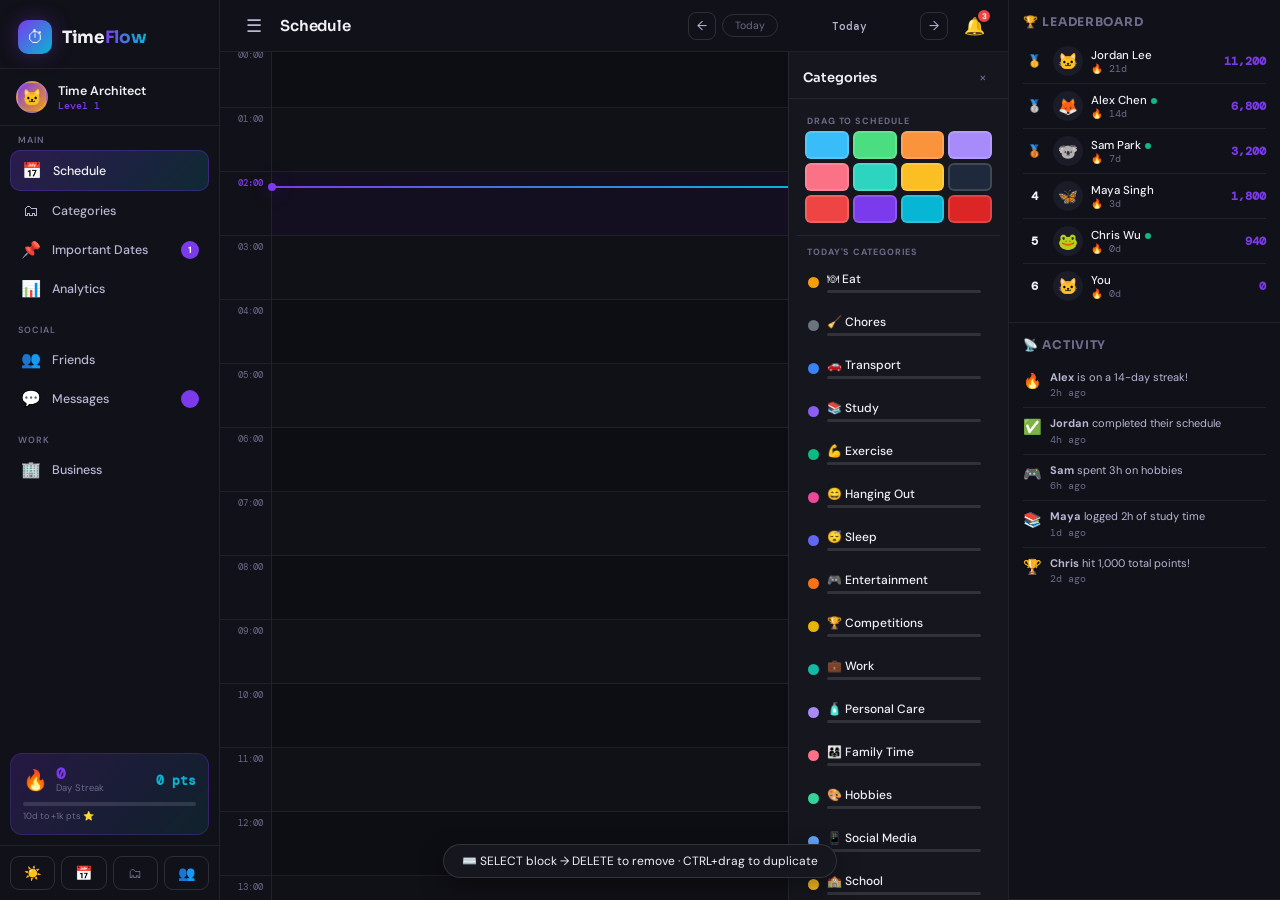
<file: timeflow5.html>
<!DOCTYPE html>
<html lang="en" data-theme="dark">
<head>
<meta charset="UTF-8"/><meta name="viewport" content="width=device-width,initial-scale=1.0"/>
<title>TimeFlow</title>
<link href="https://fonts.googleapis.com/css2?family=Sora:wght@300;400;500;600;700&family=DM+Sans:opsz,wght@9..40,300;9..40,400;9..40,500;9..40,600&family=DM+Mono:wght@400;500&display=swap" rel="stylesheet"/>
<style>
/* ═══════════════════════════════════════════════
   CSS VARIABLES — DARK & LIGHT THEME
═══════════════════════════════════════════════ */
:root,[data-theme="dark"]{
  --bg:#0D0D14;--sb-bg:#111119;--panel-bg:#16161F;--card-bg:#1C1C28;
  --accent:#7C3AED;--accent2:#06B6D4;--accent3:#F59E0B;--accent4:#10B981;
  --text:#F1F0F7;--text2:#B8B7D4;--muted:#6B6B8A;--border:rgba(255,255,255,.07);
  --border2:rgba(255,255,255,.12);--sh:rgba(0,0,0,.4);
  --block-shadow:0 4px 20px rgba(0,0,0,.5);
  --glow:0 0 20px rgba(124,58,237,.35);
  --row-h:64px;--sb-w:220px;--rp-w:272px;
}
[data-theme="light"]{
  --bg:#F4F3FF;--sb-bg:#FFFFFF;--panel-bg:#FFFFFF;--card-bg:#FAFAFA;
  --accent:#7C3AED;--accent2:#0891B2;--accent3:#D97706;--accent4:#059669;
  --text:#1A1A2E;--text2:#4A4A6A;--muted:#9090B0;--border:rgba(0,0,0,.08);
  --border2:rgba(0,0,0,.14);--sh:rgba(100,90,140,.12);
  --block-shadow:0 4px 20px rgba(124,58,237,.15);
  --glow:0 0 20px rgba(124,58,237,.2);
}

/* ═══════════════════════════════════════════════
   RESET & BASE
═══════════════════════════════════════════════ */
*,*::before,*::after{box-sizing:border-box;margin:0;padding:0}
html,body{height:100%;font-family:'DM Sans',sans-serif;background:var(--bg);color:var(--text);overflow:hidden;transition:background .3s,color .3s}
::-webkit-scrollbar{width:4px;height:4px}
::-webkit-scrollbar-track{background:transparent}
::-webkit-scrollbar-thumb{background:var(--border2);border-radius:2px}
::-webkit-scrollbar-thumb:hover{background:var(--muted)}
button{font-family:'DM Sans',sans-serif;cursor:pointer}
input,textarea{font-family:'DM Sans',sans-serif}
a{color:inherit;text-decoration:none}

/* ═══════════════════════════════════════════════
   APP SHELL
═══════════════════════════════════════════════ */
#app{display:flex;height:100vh;width:100vw;overflow:hidden;position:relative}

/* ═══════════════════════════════════════════════
   LEFT SIDEBAR
═══════════════════════════════════════════════ */
#sidebar{
  width:var(--sb-w);flex-shrink:0;height:100vh;background:var(--sb-bg);
  border-right:1px solid var(--border);display:flex;flex-direction:column;
  overflow:hidden;transition:width .3s cubic-bezier(.4,0,.2,1),transform .3s;
  z-index:40;position:relative
}
#sidebar.collapsed{width:0;border:none}

/* Logo */
.sb-logo{
  display:flex;align-items:center;gap:10px;padding:20px 18px 14px;
  border-bottom:1px solid var(--border);flex-shrink:0
}
.sb-logo-icon{
  width:34px;height:34px;border-radius:10px;
  background:linear-gradient(135deg,var(--accent),var(--accent2));
  display:flex;align-items:center;justify-content:center;font-size:17px;
  flex-shrink:0;box-shadow:var(--glow)
}
.sb-logo-text{font-family:'Sora',sans-serif;font-size:17px;font-weight:700;color:var(--text);letter-spacing:-.02em}
.sb-logo-text span{background:linear-gradient(90deg,var(--accent),var(--accent2));-webkit-background-clip:text;-webkit-text-fill-color:transparent}

/* User profile mini */
.sb-user{
  display:flex;align-items:center;gap:10px;padding:12px 16px;
  border-bottom:1px solid var(--border);flex-shrink:0;cursor:pointer;
  transition:background .15s;border-radius:0
}
.sb-user:hover{background:var(--border)}
.sb-user-avatar{
  width:32px;height:32px;border-radius:50%;
  background:linear-gradient(135deg,var(--accent),var(--accent3));
  display:flex;align-items:center;justify-content:center;font-size:16px;flex-shrink:0;
  border:2px solid var(--border2)
}
.sb-user-info{flex:1;min-width:0}
.sb-user-name{font-size:12.5px;font-weight:600;white-space:nowrap;overflow:hidden;text-overflow:ellipsis}
.sb-user-level{font-size:10px;color:var(--accent);font-family:'DM Mono',monospace;font-weight:500}

/* Nav */
.sb-nav{flex:1;overflow-y:auto;padding:8px 10px}
.sb-nav-section{margin-bottom:16px}
.sb-nav-section-label{font-size:9px;text-transform:uppercase;letter-spacing:.12em;color:var(--muted);padding:0 8px;margin-bottom:4px;font-weight:600}
.nav-item{
  display:flex;align-items:center;gap:10px;padding:9px 10px;border-radius:10px;
  border:none;background:none;color:var(--text2);font-size:12.5px;font-weight:500;
  width:100%;text-align:left;transition:all .15s;cursor:pointer;position:relative;
  white-space:nowrap
}
.nav-item:hover{background:var(--border);color:var(--text)}
.nav-item.active{background:linear-gradient(135deg,rgba(124,58,237,.25),rgba(6,182,212,.15));color:var(--text);border:1px solid rgba(124,58,237,.3)}
.nav-item .ni{font-size:16px;flex-shrink:0;width:22px;text-align:center}
.nav-item .nb{min-width:18px;height:18px;background:var(--accent);border-radius:9px;font-size:9px;color:#fff;display:flex;align-items:center;justify-content:center;font-weight:700;padding:0 4px;margin-left:auto}

/* Streak mini widget */
.sb-streak{
  margin:10px;padding:12px;border-radius:12px;
  background:linear-gradient(135deg,rgba(124,58,237,.2),rgba(6,182,212,.1));
  border:1px solid rgba(124,58,237,.25);flex-shrink:0
}
.sb-streak-top{display:flex;align-items:center;gap:8px;margin-bottom:8px}
.sb-streak-fire{font-size:20px}
.sb-streak-info{flex:1}
.sb-streak-val{font-family:'DM Mono',monospace;font-size:16px;font-weight:700;color:var(--accent);line-height:1}
.sb-streak-label{font-size:9.5px;color:var(--muted)}
.sb-streak-pts{font-family:'DM Mono',monospace;font-size:13px;color:var(--accent2);font-weight:600}
.sb-streak-bar{height:4px;background:var(--border2);border-radius:2px;overflow:hidden}
.sb-streak-fill{height:100%;background:linear-gradient(90deg,var(--accent),var(--accent2));border-radius:2px;transition:width .5s ease}
.sb-streak-next{font-size:9px;color:var(--muted);margin-top:4px}

/* Bottom controls */
.sb-bottom{padding:10px;border-top:1px solid var(--border);flex-shrink:0;display:flex;gap:6px}
.sb-ctrl-btn{
  flex:1;padding:7px 0;border-radius:9px;border:1px solid var(--border2);
  background:none;color:var(--muted);font-size:14px;transition:all .15s;
  display:flex;align-items:center;justify-content:center;gap:4px
}
.sb-ctrl-btn:hover{background:var(--border);color:var(--text)}
.sb-ctrl-btn.active{background:rgba(124,58,237,.2);color:var(--accent);border-color:rgba(124,58,237,.4)}

/* ═══════════════════════════════════════════════
   MAIN CONTENT AREA
═══════════════════════════════════════════════ */
#main-wrap{flex:1;display:flex;flex-direction:column;overflow:hidden;min-width:0}

/* Top bar */
#topbar{
  flex-shrink:0;height:52px;display:flex;align-items:center;
  padding:0 18px;gap:10px;background:var(--sb-bg);border-bottom:1px solid var(--border);
  z-index:30;position:relative
}
.topbar-hamburger{
  width:32px;height:32px;border:none;background:none;color:var(--text2);
  font-size:18px;display:flex;align-items:center;justify-content:center;
  border-radius:8px;transition:background .15s;flex-shrink:0;cursor:pointer
}
.topbar-hamburger:hover{background:var(--border)}
.topbar-title{font-family:'Sora',sans-serif;font-size:15px;font-weight:600;color:var(--text);letter-spacing:-.01em}
.topbar-subtitle{font-size:11px;color:var(--muted);margin-left:2px}
.topbar-date-nav{display:flex;align-items:center;gap:6px;margin-left:auto}
.topbar-date-nav.hidden{display:none}
.dnav-arrow{
  width:28px;height:28px;border-radius:8px;border:1px solid var(--border2);
  background:none;color:var(--text2);font-size:13px;display:flex;align-items:center;justify-content:center;
  transition:all .15s;cursor:pointer
}
.dnav-arrow:hover{background:var(--accent);color:#fff;border-color:var(--accent)}
#dnav-label{font-family:'DM Mono',monospace;font-size:11px;color:var(--text2);min-width:130px;text-align:center;font-weight:500}
.today-btn{
  padding:4px 12px;border-radius:14px;border:1px solid var(--border2);
  background:none;color:var(--muted);font-size:10.5px;transition:all .15s;cursor:pointer
}
.today-btn:hover,.today-btn.active{background:var(--accent);color:#fff;border-color:var(--accent)}

/* Notif button */
#topbar-notif-btn{
  width:32px;height:32px;border-radius:8px;border:none;background:none;
  color:var(--text2);font-size:17px;display:flex;align-items:center;justify-content:center;
  position:relative;transition:background .15s;cursor:pointer;flex-shrink:0
}
#topbar-notif-btn:hover{background:var(--border)}
#topbar-notif-count{
  position:absolute;top:-2px;right:-2px;min-width:16px;height:16px;
  background:#EF4444;border-radius:8px;font-size:8px;color:#fff;
  display:flex;align-items:center;justify-content:center;font-weight:700;padding:0 3px;
  border:2px solid var(--sb-bg)
}

/* View container */
.view{display:none;flex:1;overflow:hidden;flex-direction:column}
.view.active{display:flex}
.view-scroll{flex:1;overflow-y:auto;overflow-x:hidden}
.view-inner{padding:22px 24px;max-width:960px;margin:0 auto}
.view-title{font-family:'Sora',sans-serif;font-size:20px;font-weight:700;margin-bottom:4px;letter-spacing:-.02em}
.view-sub{font-size:12px;color:var(--muted);margin-bottom:22px}

/* ═══════════════════════════════════════════════
   SCHEDULE / HOME VIEW
═══════════════════════════════════════════════ */
#view-home{flex-direction:row!important}
#schedule-wrap{flex:1;display:flex;flex-direction:column;overflow:hidden;min-width:0}
#ws-scroll{flex:1;overflow-y:auto;overflow-x:hidden;display:flex}
#time-col{flex-shrink:0;width:52px;background:var(--sb-bg);border-right:1px solid var(--border);height:calc(var(--row-h)*24)}
.time-label{
  height:var(--row-h);display:flex;align-items:flex-start;justify-content:flex-end;
  padding:5px 8px 0 0;font-family:'DM Mono',monospace;font-size:9px;color:var(--muted);
  border-bottom:1px solid var(--border)
}
.time-label.cur-hr{color:var(--accent);font-weight:500}
#grid-area{flex:1;position:relative;height:calc(var(--row-h)*24);min-width:200px}
.grid-row{position:absolute;left:0;right:0;height:var(--row-h);border-bottom:1px solid var(--border);transition:background .1s}
.grid-row:nth-child(even){background:rgba(255,255,255,.012)}
.grid-row.cur-hr-row{background:rgba(124,58,237,.06)}
.grid-row.drop-hl{background:rgba(124,58,237,.18)!important}
#now-line{
  position:absolute;left:0;right:0;height:2px;
  background:linear-gradient(90deg,var(--accent),var(--accent2));
  z-index:8;pointer-events:none;display:flex;align-items:center
}
#now-line::before{content:'';width:8px;height:8px;border-radius:50%;background:var(--accent);margin-left:-4px;flex-shrink:0;box-shadow:var(--glow)}

/* ═══════════════════════════════════════════════
   BLOCKS
═══════════════════════════════════════════════ */
.block{
  position:absolute;min-width:130px;width:210px;height:calc(var(--row-h) - 6px);
  border-radius:10px;padding:8px 28px 8px 12px;cursor:move;
  box-shadow:var(--block-shadow);user-select:none;overflow:visible;
  transition:box-shadow .15s,transform .1s;z-index:10;
  border:1px solid rgba(255,255,255,.1)
}
.block:hover{z-index:20;transform:translateY(-1px)}
.block.dragging{
  box-shadow:0 20px 50px rgba(0,0,0,.6);z-index:100;opacity:.9;
  transform:rotate(.5deg) scale(1.06)!important;
  transition:box-shadow .15s,transform .15s!important
}
.block.selected{outline:2px solid var(--accent);outline-offset:2px;z-index:15}
.block.conflict{outline:2px solid #EF4444;animation:conflictPulse .5s ease}
@keyframes conflictPulse{0%,100%{outline-color:#EF4444}50%{outline-color:#fca5a5}}
.block-header{display:flex;align-items:center;gap:6px;margin-bottom:3px}
.block-cat-dot{width:7px;height:7px;border-radius:50%;flex-shrink:0;opacity:.85}
.block-cat-label{font-size:8.5px;font-weight:600;text-transform:uppercase;letter-spacing:.06em;opacity:.6;flex:1;overflow:hidden;text-overflow:ellipsis;white-space:nowrap}
.block-check{
  width:15px;height:15px;border-radius:4px;border:1.5px solid rgba(255,255,255,.4);
  background:none;cursor:pointer;display:flex;align-items:center;justify-content:center;
  transition:all .15s;flex-shrink:0;font-size:9px;color:transparent
}
.block-check.done{background:var(--accent4);border-color:var(--accent4);color:#fff}
.block-text{
  outline:none;font-size:12px;line-height:1.4;min-height:18px;
  word-break:break-word;cursor:text;max-height:calc(var(--row-h) - 40px);overflow:auto
}
.block-text:empty::before{content:attr(data-ph);opacity:.35;pointer-events:none}
.block-menu-btn{
  position:absolute;top:5px;right:5px;width:18px;height:18px;border-radius:5px;
  border:none;background:rgba(255,255,255,.12);cursor:pointer;font-size:11px;
  display:flex;align-items:center;justify-content:center;opacity:0;transition:opacity .15s;z-index:3
}
.block:hover .block-menu-btn{opacity:1}
.block-menu-btn:hover{background:rgba(255,255,255,.25)}
.block-resize-b{
  position:absolute;bottom:2px;left:14px;right:26px;height:5px;
  cursor:s-resize;border-radius:3px;background:rgba(255,255,255,.15);opacity:0;transition:opacity .15s
}
.block:hover .block-resize-b{opacity:1}
.block-resize-r{
  position:absolute;top:4px;bottom:4px;right:-3px;width:6px;
  cursor:col-resize;border-radius:3px;background:rgba(255,255,255,.15);opacity:0;transition:opacity .15s
}
.block:hover .block-resize-r{opacity:1}
.block.completed{opacity:.6}
.block.completed .block-text{text-decoration:line-through}

/* +pts popup */
.pts-pop{
  position:fixed;font-family:'DM Mono',monospace;font-size:14px;font-weight:700;
  color:var(--accent2);pointer-events:none;z-index:9998;
  text-shadow:0 0 12px rgba(6,182,212,.6);animation:ptsFloat 1.4s ease forwards;white-space:nowrap
}
@keyframes ptsFloat{0%{opacity:1;transform:translateY(0) scale(1)}20%{opacity:1;transform:translateY(-16px) scale(1.15)}100%{opacity:0;transform:translateY(-60px) scale(.8)}}

/* ═══════════════════════════════════════════════
   CATEGORIES SIDE PANEL (in Home view)
═══════════════════════════════════════════════ */
#cat-side-panel{
  width:0;flex-shrink:0;background:var(--panel-bg);border-left:1px solid var(--border);
  height:100%;overflow:hidden;transition:width .3s cubic-bezier(.4,0,.2,1);
  display:flex;flex-direction:column
}
#cat-side-panel.open{width:220px}
.csp-head{
  padding:14px 14px 10px;border-bottom:1px solid var(--border);
  font-family:'Sora',sans-serif;font-size:13px;font-weight:600;flex-shrink:0;
  display:flex;align-items:center;justify-content:space-between
}
.csp-close{width:22px;height:22px;border-radius:6px;border:none;background:none;color:var(--muted);cursor:pointer;font-size:14px;display:flex;align-items:center;justify-content:center;transition:background .15s}
.csp-close:hover{background:var(--border)}
#cat-list-wrap{flex:1;overflow-y:auto;padding:8px}
.cat-item{
  display:flex;align-items:center;gap:8px;padding:8px 10px;border-radius:9px;
  margin-bottom:3px;cursor:pointer;transition:background .12s;
  border:1px solid transparent
}
.cat-item:hover{background:var(--border)}
.cat-item.active-cat{background:rgba(124,58,237,.15);border-color:rgba(124,58,237,.3)}
.cat-dot{width:11px;height:11px;border-radius:50%;flex-shrink:0}
.cat-name{font-size:12px;font-weight:500;flex:1}
.cat-hours{font-family:'DM Mono',monospace;font-size:10px;color:var(--muted)}
.cat-bar{height:3px;background:var(--border2);border-radius:2px;margin-top:3px;overflow:hidden}
.cat-bar-fill{height:100%;border-radius:2px;transition:width .5s ease}

/* ═══════════════════════════════════════════════
   RIGHT PANEL
═══════════════════════════════════════════════ */
#right-panel{
  width:var(--rp-w);flex-shrink:0;height:100vh;background:var(--sb-bg);
  border-left:1px solid var(--border);display:flex;flex-direction:column;
  overflow:hidden;transition:width .3s,opacity .2s;z-index:30
}
#right-panel.hidden{width:0;opacity:0;pointer-events:none}
.rp-section{padding:14px;border-bottom:1px solid var(--border)}
.rp-title{font-family:'Sora',sans-serif;font-size:12px;font-weight:700;text-transform:uppercase;letter-spacing:.06em;color:var(--muted);margin-bottom:10px}
/* Leaderboard */
.lb-item{display:flex;align-items:center;gap:8px;padding:7px 0;border-bottom:1px solid var(--border);cursor:pointer;transition:opacity .15s}
.lb-item:last-child{border:none}
.lb-item:hover{opacity:.8}
.lb-rank{font-family:'DM Mono',monospace;font-size:12px;font-weight:700;width:22px;text-align:center;flex-shrink:0}
.lb-rank.r1{color:#F59E0B}.lb-rank.r2{color:#94A3B8}.lb-rank.r3{color:#B87333}
.lb-av{width:30px;height:30px;border-radius:50%;display:flex;align-items:center;justify-content:center;font-size:16px;flex-shrink:0;background:var(--card-bg)}
.lb-info{flex:1;min-width:0}
.lb-name{font-size:11.5px;font-weight:500;white-space:nowrap;overflow:hidden;text-overflow:ellipsis}
.lb-meta{font-size:9.5px;color:var(--muted);font-family:'DM Mono',monospace}
.lb-score{font-family:'DM Mono',monospace;font-size:11.5px;color:var(--accent);font-weight:600}
.online-dot{display:inline-block;width:6px;height:6px;border-radius:50%;background:#10B981;margin-left:4px;vertical-align:middle}
/* Activity feed */
.activity-item{display:flex;align-items:flex-start;gap:8px;padding:8px 0;border-bottom:1px solid var(--border)}
.activity-item:last-child{border:none}
.act-icon{font-size:15px;flex-shrink:0;margin-top:1px}
.act-body{flex:1;min-width:0}
.act-text{font-size:11px;color:var(--text2);line-height:1.4}
.act-time{font-size:9.5px;color:var(--muted);font-family:'DM Mono',monospace;margin-top:2px}

/* ═══════════════════════════════════════════════
   IMPORTANT DATES VIEW
═══════════════════════════════════════════════ */
.dates-grid{display:grid;grid-template-columns:repeat(auto-fill,minmax(190px,1fr));gap:14px;margin-top:4px}
.date-card{
  border-radius:14px;padding:16px;cursor:pointer;position:relative;
  transition:transform .2s,box-shadow .2s;border:1px solid var(--border);overflow:hidden
}
.date-card:hover{transform:translateY(-3px);box-shadow:0 12px 32px var(--sh)}
.date-card-top{display:flex;align-items:flex-start;justify-content:space-between;margin-bottom:8px}
.date-card-emoji{font-size:28px}
.date-card-pin{font-size:12px;opacity:.7}
.date-card-title{font-size:13.5px;font-weight:600;margin-bottom:4px;font-family:'Sora',sans-serif}
.date-card-date{font-size:11px;font-family:'DM Mono',monospace;margin-bottom:6px;opacity:.7}
.date-card-desc{font-size:11px;opacity:.65;line-height:1.5}
.date-card-actions{position:absolute;top:10px;right:10px;display:none;gap:4px}
.date-card:hover .date-card-actions{display:flex}
.date-action-btn{
  width:22px;height:22px;border-radius:6px;border:none;cursor:pointer;
  font-size:11px;display:flex;align-items:center;justify-content:center;
  background:rgba(255,255,255,.15);color:#fff;transition:background .12s
}
.date-action-btn:hover{background:rgba(255,255,255,.3)}
.date-card.pinned::after{content:'📌';position:absolute;top:8px;right:8px;font-size:12px}
.add-date-card{
  border-radius:14px;padding:16px;border:2px dashed var(--border2);
  display:flex;flex-direction:column;align-items:center;justify-content:center;gap:6px;
  cursor:pointer;transition:all .2s;min-height:130px;color:var(--muted)
}
.add-date-card:hover{border-color:var(--accent);color:var(--accent);background:rgba(124,58,237,.06)}
.add-date-icon{font-size:26px;opacity:.5}
.add-date-text{font-size:12px;font-weight:500}

/* ═══════════════════════════════════════════════
   CATEGORIES VIEW
═══════════════════════════════════════════════ */
.categories-grid{display:grid;grid-template-columns:repeat(auto-fill,minmax(160px,1fr));gap:12px;margin-top:8px}
.cat-view-card{
  border-radius:14px;padding:16px;border:1px solid var(--border);
  background:var(--card-bg);cursor:pointer;transition:transform .2s,box-shadow .2s
}
.cat-view-card:hover{transform:translateY(-2px);box-shadow:0 8px 24px var(--sh)}
.cat-view-emoji{font-size:26px;margin-bottom:8px}
.cat-view-name{font-size:13px;font-weight:600;margin-bottom:4px;font-family:'Sora',sans-serif}
.cat-view-hours{font-family:'DM Mono',monospace;font-size:11px;color:var(--muted);margin-bottom:6px}
.cat-view-bar{height:4px;background:var(--border2);border-radius:2px;overflow:hidden}
.cat-view-fill{height:100%;border-radius:2px}

/* ═══════════════════════════════════════════════
   ANALYTICS VIEW
═══════════════════════════════════════════════ */
.an-grid{display:grid;grid-template-columns:1fr 1fr;gap:16px;margin-bottom:16px}
.an-card{background:var(--card-bg);border:1px solid var(--border);border-radius:14px;padding:18px;box-shadow:0 2px 12px var(--sh)}
.an-card.full{grid-column:1/-1}
.an-card-title{font-family:'Sora',sans-serif;font-size:13px;font-weight:600;margin-bottom:3px}
.an-card-sub{font-size:10.5px;color:var(--muted);margin-bottom:14px}
.stat-row{display:grid;grid-template-columns:repeat(4,1fr);gap:10px;margin-bottom:16px}
.stat-card{background:var(--card-bg);border:1px solid var(--border);border-radius:12px;padding:14px;text-align:center}
.stat-val{font-family:'DM Mono',monospace;font-size:22px;font-weight:700;color:var(--accent)}
.stat-lbl{font-size:9px;color:var(--muted);margin-top:2px}
.pie-wrap{display:flex;align-items:center;gap:22px;flex-wrap:wrap}
.pie-legend{display:flex;flex-direction:column;gap:6px;flex:1;min-width:140px}
.pie-legend-item{display:flex;align-items:center;gap:7px;font-size:11px;cursor:pointer;transition:opacity .15s}
.pie-legend-item:hover{opacity:.7}
.pie-legend-dot{width:10px;height:10px;border-radius:3px;flex-shrink:0}
.bar-chart{display:flex;align-items:flex-end;gap:4px;height:100px;padding-bottom:18px}
.bar-col{display:flex;flex-direction:column;align-items:center;flex:1;height:100%;justify-content:flex-end}
.bar-fill{width:100%;border-radius:3px 3px 0 0;min-height:2px;position:relative;transition:height .6s ease;cursor:pointer}
.bar-fill:hover::after{content:attr(data-tip);position:absolute;top:-22px;left:50%;transform:translateX(-50%);background:var(--card-bg);color:var(--text);font-size:8px;padding:2px 5px;border-radius:4px;white-space:nowrap;border:1px solid var(--border2);z-index:5;pointer-events:none}
.bar-lbl{font-size:7.5px;color:var(--muted);margin-top:3px;font-family:'DM Mono',monospace}
.insight-box{padding:14px;border-radius:10px;background:linear-gradient(135deg,rgba(124,58,237,.15),rgba(6,182,212,.08));border:1px solid rgba(124,58,237,.25);margin-top:6px}
.insight-text{font-size:12.5px;line-height:1.7;color:var(--text2)}
.suggestion-item{display:flex;align-items:center;gap:8px;padding:8px 0;border-bottom:1px solid var(--border);font-size:12px}
.suggestion-item:last-child{border:none}
.suggestion-icon{font-size:15px;flex-shrink:0}

/* ═══════════════════════════════════════════════
   SOCIAL VIEWS (Friends/Messages)
═══════════════════════════════════════════════ */
.friend-list{display:flex;flex-direction:column;gap:6px;margin-top:4px}
.friend-card{
  display:flex;align-items:center;gap:12px;padding:12px 14px;border-radius:12px;
  background:var(--card-bg);border:1px solid var(--border);transition:transform .15s,box-shadow .15s;cursor:pointer
}
.friend-card:hover{transform:translateX(3px);box-shadow:0 4px 16px var(--sh)}
.friend-av{width:38px;height:38px;border-radius:50%;display:flex;align-items:center;justify-content:center;font-size:20px;flex-shrink:0;background:var(--panel-bg);position:relative}
.friend-online{position:absolute;bottom:1px;right:1px;width:10px;height:10px;border-radius:50%;background:#10B981;border:2px solid var(--card-bg)}
.friend-offline{background:var(--muted)!important}
.friend-info{flex:1;min-width:0}
.friend-name{font-size:13px;font-weight:500}
.friend-meta{font-size:10.5px;color:var(--muted);font-family:'DM Mono',monospace}
.friend-actions{display:flex;gap:6px;flex-shrink:0}
.friend-btn{
  padding:5px 11px;border-radius:8px;border:1px solid var(--border2);
  background:none;color:var(--text2);font-size:11px;transition:all .15s;cursor:pointer
}
.friend-btn:hover{background:var(--accent);color:#fff;border-color:var(--accent)}

/* CHAT */
#chat-overlay{
  position:fixed;inset:0;z-index:200;pointer-events:none;
  background:rgba(0,0,0,0);transition:background .25s
}
#chat-overlay.open{pointer-events:all;background:rgba(0,0,0,.5)}
#chat-panel{
  position:absolute;top:0;right:-390px;width:370px;height:100vh;
  background:var(--sb-bg);border-left:1px solid var(--border);
  display:flex;flex-direction:column;transition:right .3s cubic-bezier(.4,0,.2,1)
}
#chat-overlay.open #chat-panel{right:0}
.chat-header{display:flex;align-items:center;gap:10px;padding:14px 16px;border-bottom:1px solid var(--border);flex-shrink:0;background:var(--panel-bg)}
.chat-back{width:28px;height:28px;border-radius:8px;border:none;background:none;color:var(--text2);cursor:pointer;font-size:14px;display:flex;align-items:center;justify-content:center;transition:background .15s;flex-shrink:0}
.chat-back:hover{background:var(--border)}
.chat-hdr-av{width:34px;height:34px;border-radius:50%;background:var(--card-bg);display:flex;align-items:center;justify-content:center;font-size:18px;flex-shrink:0}
.chat-hdr-info{flex:1;min-width:0}
.chat-hdr-name{font-size:13px;font-weight:600}
.chat-hdr-status{font-size:10px;color:var(--muted)}
.chat-hdr-status.online{color:#10B981}
.chat-close{width:28px;height:28px;border-radius:8px;border:none;background:none;color:var(--muted);cursor:pointer;font-size:16px;display:flex;align-items:center;justify-content:center;transition:background .15s;flex-shrink:0}
.chat-close:hover{background:var(--border)}
#chat-friend-list{flex:1;overflow-y:auto;padding:8px}
.chat-fitem{
  display:flex;align-items:center;gap:10px;padding:10px;border-radius:10px;
  cursor:pointer;transition:background .12s;margin-bottom:2px
}
.chat-fitem:hover{background:var(--border)}
.cfi-av{position:relative;flex-shrink:0}
.cfi-avatar{width:38px;height:38px;border-radius:50%;background:var(--card-bg);display:flex;align-items:center;justify-content:center;font-size:20px}
.cfi-dot{position:absolute;bottom:1px;right:1px;width:9px;height:9px;border-radius:50%;background:#10B981;border:2px solid var(--sb-bg)}
.cfi-offline{background:var(--muted)!important}
.cfi-info{flex:1;min-width:0}
.cfi-name{font-size:12.5px;font-weight:500}
.cfi-preview{font-size:10.5px;color:var(--muted);white-space:nowrap;overflow:hidden;text-overflow:ellipsis}
.cfi-time{font-size:9px;color:var(--muted);font-family:'DM Mono',monospace;white-space:nowrap}
#chat-msgs-view{display:none;flex:1;flex-direction:column;overflow:hidden}
#chat-msgs-view.active{display:flex}
#chat-scroll{flex:1;overflow-y:auto;padding:12px;display:flex;flex-direction:column;gap:8px}
.msg-row{display:flex;align-items:flex-end;gap:7px}
.msg-row.me{flex-direction:row-reverse}
.msg-av{width:26px;height:26px;border-radius:50%;background:var(--card-bg);display:flex;align-items:center;justify-content:center;font-size:14px;flex-shrink:0;margin-bottom:2px}
.msg-content{display:flex;flex-direction:column}
.msg-row.me .msg-content{align-items:flex-end}
.msg-bubble{
  max-width:70%;padding:8px 13px;border-radius:16px;font-size:12.5px;line-height:1.5;
  word-break:break-word
}
.msg-row.them .msg-bubble{background:var(--card-bg);border-bottom-left-radius:4px;color:var(--text)}
.msg-row.me .msg-bubble{background:linear-gradient(135deg,var(--accent),rgba(124,58,237,.8));color:#fff;border-bottom-right-radius:4px}
.msg-time{font-size:8px;color:var(--muted);font-family:'DM Mono',monospace;margin-top:3px}
#chat-typing{display:none;padding:0 12px 6px}
.typing-indicator{display:flex;align-items:center;gap:4px;padding:8px 13px;background:var(--card-bg);border-radius:16px;border-bottom-left-radius:4px;width:fit-content}
.typing-dot{width:5px;height:5px;border-radius:50%;background:var(--muted);animation:tDot 1.2s infinite}
.typing-dot:nth-child(2){animation-delay:.2s}.typing-dot:nth-child(3){animation-delay:.4s}
@keyframes tDot{0%,60%,100%{transform:translateY(0)}30%{transform:translateY(-6px)}}
#chat-input-area{display:flex;align-items:center;gap:8px;padding:10px 12px;border-top:1px solid var(--border);flex-shrink:0}
#chat-input{
  flex:1;padding:9px 14px;border:1px solid var(--border2);border-radius:20px;
  background:var(--card-bg);color:var(--text);font-size:12.5px;outline:none;transition:border-color .15s
}
#chat-input:focus{border-color:var(--accent)}
#chat-send{
  width:35px;height:35px;border-radius:50%;border:none;
  background:linear-gradient(135deg,var(--accent),var(--accent2));color:#fff;
  font-size:14px;display:flex;align-items:center;justify-content:center;
  transition:transform .15s,opacity .15s;cursor:pointer;flex-shrink:0
}
#chat-send:hover{transform:scale(1.08)}

/* ═══════════════════════════════════════════════
   PROFILE VIEW
═══════════════════════════════════════════════ */
.profile-hero{
  background:linear-gradient(135deg,rgba(124,58,237,.25),rgba(6,182,212,.15));
  border:1px solid rgba(124,58,237,.3);border-radius:18px;
  padding:24px;margin-bottom:22px;display:flex;align-items:center;gap:20px
}
.ph-avatar{
  width:72px;height:72px;border-radius:50%;background:linear-gradient(135deg,var(--accent),var(--accent3));
  display:flex;align-items:center;justify-content:center;font-size:34px;flex-shrink:0;
  border:3px solid rgba(255,255,255,.2);position:relative
}
.ph-lvl{
  position:absolute;bottom:-4px;right:-4px;background:var(--accent2);color:#fff;
  font-size:9px;font-weight:700;padding:2px 7px;border-radius:8px;
  font-family:'DM Mono',monospace;border:2px solid var(--sb-bg)
}
.ph-stats{flex:1}
.ph-name{font-family:'Sora',sans-serif;font-size:22px;font-weight:700;letter-spacing:-.02em}
.ph-tag{font-size:11px;color:var(--muted);margin-bottom:12px}
.ph-row{display:flex;gap:12px;flex-wrap:wrap}
.ph-stat{background:rgba(255,255,255,.07);padding:8px 14px;border-radius:10px;text-align:center;min-width:70px}
.ph-stat-val{font-family:'DM Mono',monospace;font-size:16px;font-weight:700;color:var(--accent)}
.ph-stat-lbl{font-size:9px;color:var(--muted);margin-top:1px}
.xp-section{margin-top:14px}
.xp-bar{height:6px;background:rgba(255,255,255,.1);border-radius:3px;overflow:hidden;margin:4px 0}
.xp-fill{height:100%;background:linear-gradient(90deg,var(--accent),var(--accent2));border-radius:3px;transition:width .8s ease}
.xp-label{display:flex;justify-content:space-between;font-size:9px;color:var(--muted)}
/* Chars */
.chars-section{margin-top:4px}
.chars-rarity-label{font-size:9px;font-weight:700;text-transform:uppercase;letter-spacing:.1em;margin:16px 0 8px;display:flex;align-items:center;gap:8px}
.chars-rarity-label::after{content:'';flex:1;height:1px;background:var(--border)}
.chars-grid{display:grid;grid-template-columns:repeat(auto-fill,minmax(120px,1fr));gap:10px}
.char-card{
  background:var(--card-bg);border:1px solid var(--border);border-radius:12px;
  padding:13px;text-align:center;cursor:pointer;transition:transform .2s,box-shadow .2s;position:relative
}
.char-card:hover:not(.locked){transform:translateY(-3px);box-shadow:0 8px 24px var(--sh)}
.char-card.locked{opacity:.35;cursor:default;filter:grayscale(.7)}
.char-card.active-char{border-color:var(--accent);box-shadow:0 0 0 2px rgba(124,58,237,.3)}
.char-emoji{font-size:30px;margin-bottom:5px;display:block}
.char-name{font-size:11px;font-weight:600}
.char-rarity{font-size:8px;font-weight:700;text-transform:uppercase;letter-spacing:.08em;margin-top:2px}
.char-bonus{font-size:8.5px;color:var(--muted);margin-top:2px}
.char-pts{font-size:8px;color:var(--muted);font-family:'DM Mono',monospace;margin-top:3px}
.char-active-badge{position:absolute;top:5px;left:5px;background:var(--accent);color:#fff;font-size:7px;padding:1px 5px;border-radius:5px;font-weight:700;text-transform:uppercase}
.r-common{color:#8B9DC3}.r-rare{color:#5B8DD9}.r-epic{color:#9B59B6}.r-legendary{color:#E6A817}

/* ═══════════════════════════════════════════════
   BUSINESS VIEW
═══════════════════════════════════════════════ */
#view-business{flex-direction:row!important}
#biz-sidebar{
  width:200px;flex-shrink:0;background:var(--panel-bg);border-right:1px solid var(--border);
  display:flex;flex-direction:column;height:100%
}
#biz-main{flex:1;display:flex;flex-direction:column;overflow:hidden}
.biz-topbar{padding:10px 16px;border-bottom:1px solid var(--border);display:flex;align-items:center;gap:8px;flex-shrink:0;flex-wrap:wrap;background:var(--sb-bg)}
.biz-stat-card{text-align:center;padding:8px 12px;background:var(--card-bg);border:1px solid var(--border);border-radius:8px;min-width:68px}
.biz-stat-val{font-family:'DM Mono',monospace;font-size:17px;font-weight:700;color:var(--accent)}
.biz-stat-lbl{font-size:8px;color:var(--muted);margin-top:1px}
.biz-week-nav{display:flex;align-items:center;gap:6px;margin-left:auto}
.biz-week-nav button{padding:4px 10px;border:1px solid var(--border2);border-radius:7px;background:none;color:var(--text2);font-size:10.5px;cursor:pointer;transition:all .15s}
.biz-week-nav button:hover{background:var(--accent);color:#fff;border-color:var(--accent)}
#biz-week-label{font-family:'DM Mono',monospace;font-size:11px;color:var(--text2);min-width:110px;text-align:center}
#biz-grid-wrap{flex:1;overflow:auto}
#biz-grid{display:flex;min-width:max-content;position:relative}
.biz-tc{width:50px;flex-shrink:0;border-right:1px solid var(--border);background:var(--sb-bg);position:sticky;left:0;z-index:5}
.biz-tc-hdr{height:40px;border-bottom:1px solid var(--border);background:var(--sb-bg)}
.biz-tc-lbl{height:44px;display:flex;align-items:flex-start;justify-content:flex-end;padding:4px 7px 0 0;font-family:'DM Mono',monospace;font-size:8.5px;color:var(--muted);border-bottom:1px solid var(--border)}
.emp-col{width:150px;flex-shrink:0;border-right:1px solid var(--border);position:relative;background:var(--bg)}
.emp-col-hdr{height:40px;display:flex;align-items:center;padding:0 10px;gap:7px;border-bottom:1px solid var(--border);background:var(--sb-bg);position:sticky;top:0;z-index:3}
.emp-hdr-av{width:26px;height:26px;border-radius:50%;display:flex;align-items:center;justify-content:center;font-size:11px;font-weight:700;color:#fff;flex-shrink:0}
.emp-hdr-name{font-size:10px;font-weight:600;white-space:nowrap;overflow:hidden;text-overflow:ellipsis}
.emp-hdr-role{font-size:8px;color:var(--muted)}
.biz-row-bg{position:absolute;left:0;right:0;height:44px;border-bottom:1px solid var(--border)}
.biz-row-bg:nth-child(even){background:rgba(255,255,255,.015)}
.biz-shift{
  position:absolute;left:3px;right:3px;border-radius:7px;padding:4px 8px;
  cursor:move;z-index:5;overflow:hidden;display:flex;flex-direction:column;justify-content:center;
  border:1px solid rgba(255,255,255,.15);transition:box-shadow .15s
}
.biz-shift:hover{box-shadow:0 4px 16px rgba(0,0,0,.4);z-index:10}
.biz-shift-label{font-size:9.5px;font-weight:600;white-space:nowrap;overflow:hidden;text-overflow:ellipsis}
.biz-shift-time{font-size:8px;opacity:.65;font-family:'DM Mono',monospace}
.biz-shift.conflict{outline:2px solid #EF4444}
.emp-sidebar-item{
  display:flex;align-items:center;gap:8px;padding:8px 12px;
  border-bottom:1px solid var(--border);transition:background .12s;cursor:pointer;position:relative
}
.emp-sidebar-item:hover{background:var(--border)}
.emp-sb-av{width:28px;height:28px;border-radius:50%;font-size:11px;font-weight:700;color:#fff;flex-shrink:0;display:flex;align-items:center;justify-content:center}
.emp-sb-info{flex:1;min-width:0}
.emp-sb-name{font-size:11px;font-weight:500;white-space:nowrap;overflow:hidden;text-overflow:ellipsis}
.emp-sb-role{font-size:9.5px;color:var(--muted)}
.emp-sb-hrs{font-family:'DM Mono',monospace;font-size:10px;color:var(--accent);flex-shrink:0}
.emp-edit-row{display:none;position:absolute;right:8px;top:50%;transform:translateY(-50%);gap:3px}
.emp-sidebar-item:hover .emp-edit-row{display:flex}
.emp-edit-btn{width:20px;height:20px;border-radius:5px;border:none;background:var(--border2);color:var(--text2);font-size:10px;cursor:pointer;display:flex;align-items:center;justify-content:center;transition:background .12s}
.emp-edit-btn:hover{background:var(--accent);color:#fff}

/* ═══════════════════════════════════════════════
   DROPDOWN PORTAL
═══════════════════════════════════════════════ */
#dd-portal{position:fixed;z-index:9999;top:0;left:0;pointer-events:none}
.block-dd{
  position:fixed;pointer-events:all;background:var(--panel-bg);border:1px solid var(--border2);
  border-radius:14px;box-shadow:0 16px 48px rgba(0,0,0,.5);padding:14px;width:242px;
  animation:ddIn .13s ease
}
@keyframes ddIn{from{opacity:0;transform:translateY(-6px)}to{opacity:1;transform:none}}
.dd-title{font-size:9px;text-transform:uppercase;letter-spacing:.14em;color:var(--muted);margin-bottom:8px;font-weight:600}
.dd-swatches{display:flex;flex-wrap:wrap;gap:5px;margin-bottom:8px}
.dd-swatch{width:24px;height:24px;border-radius:6px;cursor:pointer;border:2.5px solid transparent;transition:transform .1s,border-color .1s}
.dd-swatch:hover{transform:scale(1.2)}
.dd-swatch.cur{border-color:#fff}
.dd-divider{border:none;border-top:1px solid var(--border);margin:9px 0}
.dd-btn{
  width:100%;text-align:left;padding:7px 9px;border:none;background:none;
  font-size:12px;cursor:pointer;border-radius:8px;display:flex;align-items:center;gap:8px;
  color:var(--text2);transition:background .1s;font-family:'DM Sans',sans-serif
}
.dd-btn:hover{background:var(--border);color:var(--text)}
.dd-btn.danger{color:#EF4444}
.dd-btn.danger:hover{background:rgba(239,68,68,.15)}
.dd-cat-select{width:100%;padding:7px 9px;border:1px solid var(--border2);border-radius:8px;background:var(--card-bg);color:var(--text);font-size:12px;outline:none;cursor:pointer;margin-bottom:8px;font-family:'DM Sans',sans-serif}

/* ═══════════════════════════════════════════════
   NOTIFICATION DROPDOWN
═══════════════════════════════════════════════ */
#notif-overlay{position:fixed;inset:0;z-index:150;pointer-events:none}
#notif-overlay.open{pointer-events:all}
#notif-dd{
  position:fixed;top:56px;right:16px;width:310px;max-height:380px;overflow-y:auto;
  background:var(--panel-bg);border:1px solid var(--border2);border-radius:14px;
  box-shadow:0 16px 48px rgba(0,0,0,.5);z-index:151;
  opacity:0;transform:translateY(-8px);pointer-events:none;transition:opacity .2s,transform .2s
}
#notif-dd.open{opacity:1;transform:none;pointer-events:all}
.notif-header{display:flex;align-items:center;justify-content:space-between;padding:12px 14px;border-bottom:1px solid var(--border);font-size:12px;font-weight:600}
.notif-clear{font-size:10px;color:var(--accent);background:none;border:none;cursor:pointer;padding:0}
.notif-item{display:flex;align-items:flex-start;gap:9px;padding:10px 14px;border-bottom:1px solid var(--border);transition:background .12s;cursor:pointer}
.notif-item:hover{background:var(--border)}
.notif-item:last-child{border:none}
.notif-icon{font-size:16px;flex-shrink:0;margin-top:1px}
.notif-body{flex:1}
.notif-text{font-size:11.5px;line-height:1.4;color:var(--text2)}
.notif-time{font-size:9px;color:var(--muted);font-family:'DM Mono',monospace;margin-top:2px}
.notif-unread{width:7px;height:7px;border-radius:50%;background:var(--accent);flex-shrink:0;margin-top:5px}

/* ═══════════════════════════════════════════════
   MODALS
═══════════════════════════════════════════════ */
.modal-ov{position:fixed;inset:0;background:rgba(0,0,0,.6);z-index:9990;display:flex;align-items:center;justify-content:center;animation:fadeOv .2s ease;backdrop-filter:blur(4px)}
@keyframes fadeOv{from{opacity:0}to{opacity:1}}
.modal{background:var(--panel-bg);border:1px solid var(--border2);border-radius:18px;padding:26px;box-shadow:0 24px 80px rgba(0,0,0,.6);max-width:420px;width:92%;position:relative;animation:modalIn .3s cubic-bezier(.34,1.56,.64,1)}
@keyframes modalIn{from{transform:scale(.6) translateY(20px);opacity:0}to{transform:none;opacity:1}}
.modal-close{position:absolute;top:12px;right:14px;border:none;background:none;font-size:17px;cursor:pointer;color:var(--muted);line-height:1}
.modal-title{font-family:'Sora',sans-serif;font-size:18px;font-weight:700;margin-bottom:14px;letter-spacing:-.02em}
.modal-btn{
  width:100%;padding:11px;background:linear-gradient(135deg,var(--accent),rgba(124,58,237,.8));
  color:#fff;border:none;border-radius:12px;font-size:14px;font-weight:600;
  cursor:pointer;margin-top:12px;font-family:'Sora',sans-serif;transition:opacity .15s
}
.modal-btn:hover{opacity:.88}
.modal-btn.secondary{background:var(--border2);color:var(--text2)}
.modal-btn.secondary:hover{background:var(--border)}
.tf-input{
  width:100%;padding:9px 12px;border:1px solid var(--border2);border-radius:10px;
  background:var(--card-bg);color:var(--text);font-size:12.5px;outline:none;
  transition:border-color .15s;margin-bottom:8px;font-family:'DM Sans',sans-serif
}
.tf-input:focus{border-color:var(--accent)}
.tf-label{font-size:11px;color:var(--muted);margin-bottom:4px;display:block;font-weight:500}
.tf-select{padding:8px 12px;border:1px solid var(--border2);border-radius:10px;background:var(--card-bg);color:var(--text);font-size:12px;cursor:pointer;outline:none;font-family:'DM Sans',sans-serif;width:100%;margin-bottom:8px}
/* Char unlock modal */
.char-unlock-card{background:linear-gradient(135deg,rgba(124,58,237,.2),rgba(6,182,212,.1));border:1px solid rgba(124,58,237,.4);border-radius:14px;padding:16px;text-align:center;margin:12px 0}
.char-unlock-emoji{font-size:52px;display:block;animation:charReveal .6s cubic-bezier(.34,1.56,.64,1)}
@keyframes charReveal{from{transform:scale(0) rotate(-15deg);opacity:0}to{transform:scale(1) rotate(0);opacity:1}}

/* ═══════════════════════════════════════════════
   MILESTONE POPUP
═══════════════════════════════════════════════ */
#milestone-popup{
  position:fixed;top:50%;left:50%;
  transform:translate(-50%,-50%) scale(.7);
  background:var(--panel-bg);border:1px solid rgba(124,58,237,.4);
  border-radius:20px;padding:26px 34px;text-align:center;z-index:10001;
  box-shadow:0 24px 80px rgba(0,0,0,.7);opacity:0;transition:opacity .3s,transform .3s;pointer-events:none
}
#milestone-popup.show{opacity:1;transform:translate(-50%,-50%) scale(1);pointer-events:all}
.mp-emoji{font-size:40px;margin-bottom:8px}
.mp-title{font-family:'Sora',sans-serif;font-size:20px;font-weight:700}
.mp-sub{font-size:12px;color:var(--muted);margin-top:5px}
.mp-score{font-family:'DM Mono',monospace;font-size:28px;color:var(--accent2);font-weight:700;margin:10px 0}
.mp-close{margin-top:12px;padding:8px 22px;background:linear-gradient(135deg,var(--accent),var(--accent2));color:#fff;border:none;border-radius:20px;font-size:13px;cursor:pointer;transition:opacity .15s;font-family:'Sora',sans-serif}
.mp-close:hover{opacity:.85}

/* ═══════════════════════════════════════════════
   MISC UI
═══════════════════════════════════════════════ */
#toast{
  position:fixed;bottom:22px;left:50%;transform:translateX(-50%) translateY(14px);
  background:var(--panel-bg);color:var(--text);border:1px solid var(--border2);
  padding:8px 18px;border-radius:24px;font-size:12px;opacity:0;
  transition:opacity .25s,transform .25s;z-index:10000;pointer-events:none;
  white-space:nowrap;box-shadow:0 8px 24px var(--sh)
}
#toast.show{opacity:1;transform:translateX(-50%) translateY(0)}
.confetti-piece{position:fixed;width:8px;height:8px;border-radius:2px;pointer-events:none;z-index:9995;animation:cFall linear forwards}
@keyframes cFall{0%{opacity:1;transform:translateY(-10px) rotate(0)}100%{opacity:0;transform:translateY(100vh) rotate(720deg)}}

/* Grid for general views */
.two-col{display:grid;grid-template-columns:1fr 1fr;gap:14px}
.card-base{background:var(--card-bg);border:1px solid var(--border);border-radius:14px;padding:16px}

/* ═══════════════════════════════════════════════
   MOBILE
═══════════════════════════════════════════════ */
#mobile-bottom-nav{display:none}
@media(max-width:768px){
  #sidebar{display:none}
  #right-panel{display:none}
  #mobile-bottom-nav{
    display:flex;position:fixed;bottom:0;left:0;right:0;
    height:62px;background:var(--sb-bg);border-top:1px solid var(--border);
    z-index:100;padding:0 6px
  }
  .mbn-item{
    flex:1;display:flex;flex-direction:column;align-items:center;justify-content:center;
    gap:2px;border:none;background:none;cursor:pointer;padding:6px 2px;
    border-radius:10px;margin:4px 2px;transition:background .15s
  }
  .mbn-item.active{background:rgba(124,58,237,.2)}
  .mbn-icon{font-size:19px;line-height:1}
  .mbn-label{font-size:8px;color:rgba(255,255,255,.45);font-family:'DM Sans',sans-serif}
  [data-theme="light"] .mbn-label{color:var(--muted)}
  .mbn-item.active .mbn-label{color:var(--accent)}
  #main-wrap{padding-bottom:62px}
  .an-grid,.two-col{grid-template-columns:1fr}
  .stat-row{grid-template-columns:repeat(2,1fr)}
  .chars-grid{grid-template-columns:repeat(3,1fr)}
  #chat-panel{width:100%;right:-100%}
  .profile-hero{flex-direction:column;text-align:center}
  .ph-row{justify-content:center}
}
</style>
</head>
<body>
<div id="app"></div>
<div id="dd-portal"></div>
<div id="toast"></div>
<div id="milestone-popup">
  <div class="mp-emoji">🏆</div>
  <div class="mp-title" id="mp-title">Milestone!</div>
  <div class="mp-sub"   id="mp-sub"></div>
  <div class="mp-score" id="mp-score"></div>
<!-- ═══════════════════════════════ APP HTML ═══════════════════════════════ -->
<script>
// Inject app shell immediately
document.getElementById('app').innerHTML = `
<!-- LEFT SIDEBAR -->
<nav id="sidebar">
  <div class="sb-logo">
    <div class="sb-logo-icon">⏱</div>
    <div class="sb-logo-text">Time<span>Flow</span></div>
  </div>
  <div class="sb-user" onclick="switchView('profile')">
    <div class="sb-user-avatar" id="sb-av">🐱</div>
    <div class="sb-user-info">
      <div class="sb-user-name">Time Architect</div>
      <div class="sb-user-level" id="sb-lvl">Level 1</div>
    </div>
  </div>
  <div class="sb-nav">
    <div class="sb-nav-section">
      <div class="sb-nav-section-label">Main</div>
      <button class="nav-item active" data-view="home"           onclick="switchView('home')">          <span class="ni">📅</span>Schedule</button>
      <button class="nav-item"        data-view="categories"     onclick="switchView('categories')">    <span class="ni">🗂</span>Categories</button>
      <button class="nav-item"        data-view="important-dates"onclick="switchView('important-dates')"><span class="ni">📌</span>Important Dates<span class="nb" id="nb-dates"></span></button>
      <button class="nav-item"        data-view="analytics"      onclick="switchView('analytics')">     <span class="ni">📊</span>Analytics</button>
    </div>
    <div class="sb-nav-section">
      <div class="sb-nav-section-label">Social</div>
      <button class="nav-item"        data-view="friends"        onclick="switchView('friends')">       <span class="ni">👥</span>Friends</button>
      <button class="nav-item"        data-view="messages"       onclick="switchView('messages')">      <span class="ni">💬</span>Messages<span class="nb" id="nb-msgs"></span></button>
    </div>
    <div class="sb-nav-section">
      <div class="sb-nav-section-label">Work</div>
      <button class="nav-item"        data-view="business"       onclick="switchView('business')">      <span class="ni">🏢</span>Business</button>
    </div>
  </div>
  <div class="sb-streak" id="sb-streak-widget">
    <div class="sb-streak-top">
      <div class="sb-streak-fire" id="sb-fire">🔥</div>
      <div class="sb-streak-info">
        <div class="sb-streak-val" id="sb-streak-val">0</div>
        <div class="sb-streak-label">Day Streak</div>
      </div>
      <div class="sb-streak-pts" id="sb-pts">0 pts</div>
    </div>
    <div class="sb-streak-bar"><div class="sb-streak-fill" id="sb-streak-fill" style="width:0%"></div></div>
    <div class="sb-streak-next" id="sb-streak-next">Place a block to begin!</div>
  </div>
  <div class="sb-bottom">
    <button class="sb-ctrl-btn" id="theme-btn" onclick="toggleTheme()" title="Toggle theme">🌙</button>
    <button class="sb-ctrl-btn" id="cal-toggle-btn" onclick="toggleCalSidebar()" title="Calendar">📅</button>
    <button class="sb-ctrl-btn" onclick="toggleCatPanel()" title="Categories">🗂</button>
    <button class="sb-ctrl-btn" onclick="toggleRightPanel()" title="Activity panel">👥</button>
  </div>
</nav>

<!-- MAIN WRAP -->
<div id="main-wrap">
  <!-- TOPBAR -->
  <div id="topbar">
    <button class="topbar-hamburger" onclick="document.getElementById('sidebar').classList.toggle('collapsed')">☰</button>
    <div><div class="topbar-title" id="topbar-title">Schedule</div></div>
    <div class="topbar-date-nav" id="date-nav">
      <button class="dnav-arrow" onclick="changeDate(-1)">←</button>
      <button class="today-btn" onclick="goToday()">Today</button>
      <span id="dnav-label">Today</span>
      <button class="dnav-arrow" onclick="changeDate(1)">→</button>
    </div>
    <button id="topbar-notif-btn" onclick="toggleNotif(event)">🔔<span id="topbar-notif-count" style="display:none"></span></button>
  </div>

  <!-- HOME VIEW -->
  <div class="view active" id="view-home">
    <div id="schedule-wrap">
      <div id="ws-scroll">
        <div id="time-col"></div>
        <div id="grid-area"><div id="now-line"></div></div>
      </div>
    </div>
    <div id="cat-side-panel">
      <div class="csp-head">
        <span>Categories</span>
        <button class="csp-close" onclick="toggleCatPanel()">×</button>
      </div>
      <div id="cat-list-wrap"></div>
    </div>
  </div>

  <!-- CATEGORIES VIEW -->
  <div class="view" id="view-categories">
    <div class="view-scroll"><div class="view-inner">
      <div class="view-title">Categories</div>
      <div class="view-sub">Track how you spend your time across life areas</div>
      <div class="categories-grid" id="cat-view-grid"></div>
    </div></div>
  </div>

  <!-- IMPORTANT DATES -->
  <div class="view" id="view-important-dates">
    <div class="view-scroll"><div class="view-inner">
      <div class="view-title">Important Dates</div>
      <div class="view-sub">Birthdays, deadlines, milestones — never forget what matters</div>
      <div class="dates-grid" id="dates-grid"></div>
    </div></div>
  </div>

  <!-- ANALYTICS -->
  <div class="view" id="view-analytics">
    <div class="view-scroll"><div class="view-inner">
      <div class="view-title">Analytics</div>
      <div class="view-sub">Insights into your time and habits</div>
      <div id="analytics-content"></div>
    </div></div>
  </div>

  <!-- FRIENDS -->
  <div class="view" id="view-friends">
    <div class="view-scroll"><div class="view-inner">
      <div class="view-title">Friends</div>
      <div class="view-sub">Your network and their streaks</div>
      <div class="friend-list" id="friend-list"></div>
    </div></div>
  </div>

  <!-- MESSAGES -->
  <div class="view" id="view-messages">
    <div class="view-scroll"><div class="view-inner">
      <div class="view-title">Messages</div>
      <div class="view-sub">Chat with your friends</div>
      <div class="friend-list" id="msg-friend-list"></div>
    </div></div>
  </div>

  <!-- BUSINESS -->
  <div class="view" id="view-business">
    <div id="biz-sidebar">
      <div class="sb-head" style="font-size:12px;font-weight:600;padding:12px">
        <span>Employees</span>
        <button class="sb-close" onclick="showAddEmpModal()" style="background:var(--accent);color:#fff;width:24px;height:24px;border-radius:7px;font-size:13px">+</button>
      </div>
      <div id="emp-list"></div>
    </div>
    <div id="biz-main">
      <div class="biz-topbar">
        <div style="display:flex;gap:7px">
          <div class="biz-stat-card"><div class="biz-stat-val" id="bs-shifts">0</div><div class="biz-stat-lbl">Shifts</div></div>
          <div class="biz-stat-card"><div class="biz-stat-val" id="bs-hours">0h</div><div class="biz-stat-lbl">Hours</div></div>
          <div class="biz-stat-card"><div class="biz-stat-val" id="bs-emp">0</div><div class="biz-stat-lbl">Staff</div></div>
          <div class="biz-stat-card"><div class="biz-stat-val" id="bs-conf">0</div><div class="biz-stat-lbl">Conflicts</div></div>
        </div>
        <div class="biz-week-nav">
          <button onclick="bizChangeWeek(-1)">← Prev</button>
          <span id="biz-week-label">This Week</span>
          <button onclick="bizChangeWeek(1)">Next →</button>
        </div>
      </div>
      <div id="biz-grid-wrap"><div id="biz-grid"><div class="biz-tc" id="biz-tc"></div></div></div>
    </div>
  </div>

  <!-- PROFILE -->
  <div class="view" id="view-profile">
    <div class="view-scroll"><div class="view-inner" id="profile-inner"></div></div>
  </div>

</div><!-- #main-wrap -->

<!-- RIGHT PANEL -->
<div id="right-panel">
  <div class="rp-section">
    <div class="rp-title">🏆 Leaderboard</div>
    <div id="rp-lb"></div>
  </div>
  <div class="rp-section" style="flex:1;overflow-y:auto">
    <div class="rp-title">📡 Activity</div>
    <div id="rp-activity"></div>
  </div>
</div>

<!-- CHAT OVERLAY -->
<div id="chat-overlay" onclick="handleChatOvClick(event)">
  <div id="chat-panel">
    <div id="chat-list-view">
      <div class="chat-header">
        <div class="chat-hdr-info"><div class="chat-hdr-name">Messages</div></div>
        <button class="chat-close" onclick="toggleChat()">✕</button>
      </div>
      <div id="chat-friend-list"></div>
    </div>
    <div id="chat-msgs-view">
      <div class="chat-header">
        <button class="chat-back" onclick="backToChatList()">←</button>
        <div class="chat-hdr-av" id="chat-av">🐱</div>
        <div class="chat-hdr-info">
          <div class="chat-hdr-name" id="chat-name">Friend</div>
          <div class="chat-hdr-status" id="chat-status">Online</div>
        </div>
        <button class="chat-close" onclick="toggleChat()">✕</button>
      </div>
      <div id="chat-scroll"></div>
      <div id="chat-typing"><div class="typing-indicator"><div class="typing-dot"></div><div class="typing-dot"></div><div class="typing-dot"></div></div></div>
      <div id="chat-input-area">
        <input id="chat-input" placeholder="Type a message…" onkeydown="chatKey(event)"/>
        <button id="chat-send" onclick="sendMsg()">➤</button>
      </div>
    </div>
  </div>
</div>

<!-- NOTIF OVERLAY -->
<div id="notif-overlay" onclick="closeNotif()">
  <div id="notif-dd" onclick="event.stopPropagation()">
    <div class="notif-header"><span>Notifications</span><button class="notif-clear" onclick="clearNotifs()">Clear all</button></div>
    <div id="notif-list"></div>
  </div>
</div>

<!-- MOBILE BOTTOM NAV -->
<nav id="mobile-bottom-nav">
  <button class="mbn-item active" data-view="home"      onclick="switchView('home')">     <span class="mbn-icon">📅</span><span class="mbn-label">Schedule</span></button>
  <button class="mbn-item"        data-view="categories"onclick="switchView('categories')"><span class="mbn-icon">🗂</span><span class="mbn-label">Categories</span></button>
  <button class="mbn-item"        data-view="analytics" onclick="switchView('analytics')"><span class="mbn-icon">📊</span><span class="mbn-label">Analytics</span></button>
  <button class="mbn-item"        data-view="friends"   onclick="switchView('friends')">  <span class="mbn-icon">👥</span><span class="mbn-label">Friends</span></button>
  <button class="mbn-item"        data-view="profile"   onclick="switchView('profile')">  <span class="mbn-icon">👤</span><span class="mbn-label">Profile</span></button>
</nav>
`;
</script>

<!-- ═══════════════════════════════ JAVASCRIPT ═══════════════════════════════ -->
<script>
'use strict';
// ════════════════════════════════════════════
//  CONSTANTS
// ════════════════════════════════════════════
const MONTHS=['January','February','March','April','May','June','July','August','September','October','November','December'];
const DAYS_SHORT=['Su','Mo','Tu','We','Th','Fr','Sa'];
const ROW_H=64;

// Category system
const CATEGORIES=[
  {id:'eat',       name:'Eat',          emoji:'🍽',  color:'#F59E0B'},
  {id:'chores',    name:'Chores',       emoji:'🧹',  color:'#6B7280'},
  {id:'transport', name:'Transport',    emoji:'🚗',  color:'#3B82F6'},
  {id:'study',     name:'Study',        emoji:'📚',  color:'#8B5CF6'},
  {id:'exercise',  name:'Exercise',     emoji:'💪',  color:'#10B981'},
  {id:'hangout',   name:'Hanging Out',  emoji:'😄',  color:'#EC4899'},
  {id:'sleep',     name:'Sleep',        emoji:'😴',  color:'#6366F1'},
  {id:'entertain', name:'Entertainment',emoji:'🎮',  color:'#F97316'},
  {id:'compete',   name:'Competitions', emoji:'🏆',  color:'#EAB308'},
  {id:'work',      name:'Work',         emoji:'💼',  color:'#14B8A6'},
  {id:'personal',  name:'Personal Care',emoji:'🧴',  color:'#A78BFA'},
  {id:'family',    name:'Family Time',  emoji:'👨‍👩‍👧',  color:'#FB7185'},
  {id:'hobbies',   name:'Hobbies',      emoji:'🎨',  color:'#34D399'},
  {id:'social',    name:'Social Media', emoji:'📱',  color:'#60A5FA'},
  {id:'school',    name:'School',       emoji:'🏫',  color:'#FBBF24'},
];
const CAT_MAP=Object.fromEntries(CATEGORIES.map(c=>[c.id,c]));

// Block colours
const BLOCK_COLORS=[
  {name:'Sky',     hex:'#38BDF8',fg:'#0C1A2E'},{name:'Sage',    hex:'#4ADE80',fg:'#0C2215'},
  {name:'Peach',   hex:'#FB923C',fg:'#2C1000'},{name:'Lavender',hex:'#A78BFA',fg:'#1A0D35'},
  {name:'Rose',    hex:'#FB7185',fg:'#2C0010'},{name:'Mint',    hex:'#2DD4BF',fg:'#001F1C'},
  {name:'Sun',     hex:'#FBBF24',fg:'#2C2000'},{name:'Night',   hex:'#1E293B',fg:'#CBD5E1'},
  {name:'Red',     hex:'#EF4444',fg:'#fff'},{name:'Purple',  hex:'#7C3AED',fg:'#fff'},
  {name:'Cyan',    hex:'#06B6D4',fg:'#002030'},{name:'Ember',   hex:'#DC2626',fg:'#fff'},
];

// Characters (unchanged from v3)
const CHARACTERS=[
  {id:'neko',emoji:'🐱',name:'Neko',rarity:'common',pts:0,bonus:'+2%',bonusVal:.02},
  {id:'buddy',emoji:'🐶',name:'Buddy',rarity:'common',pts:1000,bonus:'+2%',bonusVal:.02},
  {id:'foxy',emoji:'🦊',name:'Foxy',rarity:'common',pts:2000,bonus:'+3%',bonusVal:.03},
  {id:'kobi',emoji:'🐨',name:'Kobi',rarity:'common',pts:3000,bonus:'+4%',bonusVal:.04},
  {id:'ribbit',emoji:'🐸',name:'Ribbit',rarity:'common',pts:4000,bonus:'+4%',bonusVal:.04},
  {id:'leo',emoji:'🦁',name:'Leo',rarity:'rare',pts:5000,bonus:'+8%',bonusVal:.08},
  {id:'stripes',emoji:'🐯',name:'Stripes',rarity:'rare',pts:10000,bonus:'+10%',bonusVal:.10},
  {id:'flutter',emoji:'🦋',name:'Flutter',rarity:'rare',pts:20000,bonus:'+12%',bonusVal:.12},
  {id:'drake',emoji:'🐉',name:'Drake',rarity:'epic',pts:35000,bonus:'+15%',bonusVal:.15},
  {id:'sparkle',emoji:'🦄',name:'Sparkle',rarity:'epic',pts:60000,bonus:'+18%',bonusVal:.18},
  {id:'kronos',emoji:'👑',name:'Kronos',rarity:'legendary',pts:100000,bonus:'+25%',bonusVal:.25},
];
const DAY_POINTS=[0,50,100,150,250,350,500,650,800,900,1000];

const MOCK_FRIENDS=[
  {id:'alex',  name:'Alex Chen',  avatar:'🦊',streak:14,score:6800,active:true},
  {id:'jordan',name:'Jordan Lee', avatar:'🐱',streak:21,score:11200,active:false},
  {id:'sam',   name:'Sam Park',   avatar:'🐨',streak:7, score:3200, active:true},
  {id:'maya',  name:'Maya Singh', avatar:'🦋',streak:3, score:1800, active:false},
  {id:'chris', name:'Chris Wu',   avatar:'🐸',streak:0, score:940,  active:true},
];

const BOT_REPLIES=[
  "That's a solid schedule! 🔥","Keep it up, looking productive!","Nice work staying consistent 💪",
  "How's the planning going?","I need to update mine too 😅","You're crushing it today!",
  "Love the colour coding! 🎨","When do you usually start your day?","Maybe we can sync schedules sometime!",
  "Solid routine 👌","You're on a roll! 🎯","Inspiring me to be more organised 📅",
  "Great category breakdown!","How many hours do you study daily?","Keep that streak going! 🔥",
];

const DATE_CARD_COLORS=[
  'linear-gradient(135deg,rgba(124,58,237,.35),rgba(6,182,212,.2))',
  'linear-gradient(135deg,rgba(245,158,11,.35),rgba(239,68,68,.2))',
  'linear-gradient(135deg,rgba(16,185,129,.35),rgba(6,182,212,.2))',
  'linear-gradient(135deg,rgba(236,72,153,.35),rgba(124,58,237,.2))',
  'linear-gradient(135deg,rgba(59,130,246,.35),rgba(99,102,241,.2))',
  'linear-gradient(135deg,rgba(251,146,60,.35),rgba(245,158,11,.2))',
];

const EMP_COLORS=['#38BDF8','#4ADE80','#FB923C','#A78BFA','#FB7185','#2DD4BF','#FBBF24','#EF4444'];

// ════════════════════════════════════════════
//  STATE
// ════════════════════════════════════════════
const SK={
  STREAK:'tf_streak_v6',SCORE:'tf_score_v4',CHARS:'tf_chars_v4',
  MISSIONS:'tf_missions_v4',BIZ:'tf_biz_v4',NOTIFS:'tf_notifs_v2',
  DATES:'tf_dates_v1',THEME:'tf_theme_v1',
};
function gs(k){try{return JSON.parse(localStorage.getItem(SK[k]))||null}catch{return null}}
function ss(k,d){localStorage.setItem(SK[k],JSON.stringify(d))}
function wsKey(d){return`tf_ws2_${d}`}

let currentDate=fmtDate(new Date());
let activeChatId=null;
let bizWeekOffset=0;
let dragColorObj=null;
const today=new Date();

// ════════════════════════════════════════════
//  HELPERS
// ════════════════════════════════════════════
function fmtDate(d){return d.toISOString().slice(0,10)}
function snapY(y){return Math.max(0,Math.round(y/ROW_H)*ROW_H)}
function dateDisplayStr(ds){
  const t=fmtDate(new Date());const y=fmtDate(new Date(new Date().setDate(new Date().getDate()-1)));
  if(ds===t)return'Today';if(ds===y)return'Yesterday';
  const d=new Date(ds);return d.toLocaleDateString('en',{month:'short',day:'numeric',year:'numeric'});
}
function seededRng(seed){let h=0;for(let i=0;i<seed.length;i++)h=Math.imul(31,h)+seed.charCodeAt(i)|0;return()=>{h^=h<<13;h^=h>>17;h^=h<<5;return(h>>>0)/0xFFFFFFFF}}
function escHtml(s){const d=document.createElement('div');d.textContent=s;return d.innerHTML}
function formatTime(ts){return new Date(ts).toLocaleTimeString('en',{hour:'2-digit',minute:'2-digit',hour12:true})}

// ════════════════════════════════════════════
//  THEME
// ════════════════════════════════════════════
function initTheme(){
  const saved=gs('THEME');
  document.documentElement.setAttribute('data-theme',saved||'dark');
  document.getElementById('theme-btn').textContent=saved==='light'?'🌙':'☀️';
}
function toggleTheme(){
  const cur=document.documentElement.getAttribute('data-theme');
  const next=cur==='dark'?'light':'dark';
  document.documentElement.setAttribute('data-theme',next);
  ss('THEME',next);
  document.getElementById('theme-btn').textContent=next==='light'?'🌙':'☀️';
}

// ════════════════════════════════════════════
//  SOUND
// ════════════════════════════════════════════
function beep(type='place'){
  try{
    const ctx=new(window.AudioContext||window.webkitAudioContext)();
    const plays={
      place(){[0,.07].forEach(o=>{const osc=ctx.createOscillator(),g=ctx.createGain();osc.connect(g);g.connect(ctx.destination);osc.type='sawtooth';osc.frequency.setValueAtTime(200,ctx.currentTime+o);osc.frequency.exponentialRampToValueAtTime(80,ctx.currentTime+o+.06);g.gain.setValueAtTime(.14,ctx.currentTime+o);g.gain.exponentialRampToValueAtTime(.001,ctx.currentTime+o+.07);osc.start(ctx.currentTime+o);osc.stop(ctx.currentTime+o+.08);})},
      complete(){[0,.12,.24].forEach((o,i)=>{const f=[600,750,900][i];const osc=ctx.createOscillator(),g=ctx.createGain();osc.connect(g);g.connect(ctx.destination);osc.type='triangle';osc.frequency.value=f;g.gain.setValueAtTime(.1,ctx.currentTime+o);g.gain.exponentialRampToValueAtTime(.001,ctx.currentTime+o+.2);osc.start(ctx.currentTime+o);osc.stop(ctx.currentTime+o+.25);})},
      delete(){const osc=ctx.createOscillator(),g=ctx.createGain();osc.connect(g);g.connect(ctx.destination);osc.type='sine';osc.frequency.setValueAtTime(350,ctx.currentTime);osc.frequency.exponentialRampToValueAtTime(80,ctx.currentTime+.15);g.gain.setValueAtTime(.1,ctx.currentTime);g.gain.exponentialRampToValueAtTime(.001,ctx.currentTime+.18);osc.start(ctx.currentTime);osc.stop(ctx.currentTime+.2)},
      click(){const osc=ctx.createOscillator(),g=ctx.createGain();osc.connect(g);g.connect(ctx.destination);osc.type='sine';osc.frequency.value=700;g.gain.setValueAtTime(.06,ctx.currentTime);g.gain.exponentialRampToValueAtTime(.001,ctx.currentTime+.06);osc.start(ctx.currentTime);osc.stop(ctx.currentTime+.07)},
      milestone(){[0,.1,.2,.34].forEach((o,i)=>{const f=[523,659,784,1047][i];const osc=ctx.createOscillator(),g=ctx.createGain();osc.connect(g);g.connect(ctx.destination);osc.type='triangle';osc.frequency.value=f;g.gain.setValueAtTime(.11,ctx.currentTime+o);g.gain.exponentialRampToValueAtTime(.001,ctx.currentTime+o+.3);osc.start(ctx.currentTime+o);osc.stop(ctx.currentTime+o+.35)})},
      unlock(){[0,.08,.16,.24,.36].forEach((o,i)=>{const f=[392,523,659,784,1047][i];const osc=ctx.createOscillator(),g=ctx.createGain();osc.connect(g);g.connect(ctx.destination);osc.type='sine';osc.frequency.value=f;g.gain.setValueAtTime(.12,ctx.currentTime+o);g.gain.exponentialRampToValueAtTime(.001,ctx.currentTime+o+.25);osc.start(ctx.currentTime+o);osc.stop(ctx.currentTime+o+.3)})},
      chat(){const osc=ctx.createOscillator(),g=ctx.createGain();osc.connect(g);g.connect(ctx.destination);osc.type='sine';osc.frequency.setValueAtTime(880,ctx.currentTime);osc.frequency.exponentialRampToValueAtTime(1100,ctx.currentTime+.05);g.gain.setValueAtTime(.07,ctx.currentTime);g.gain.exponentialRampToValueAtTime(.001,ctx.currentTime+.1);osc.start(ctx.currentTime);osc.stop(ctx.currentTime+.12)},
    };
    plays[type]&&plays[type]();setTimeout(()=>ctx.close(),800);
  }catch(e){}
}

// ════════════════════════════════════════════
//  VISUAL FX
// ════════════════════════════════════════════
function showPtsPopup(pts,x,y){const el=document.createElement('div');el.className='pts-pop';el.textContent=`+${pts}`;el.style.left=(x-24)+'px';el.style.top=(y-16)+'px';document.body.appendChild(el);setTimeout(()=>el.remove(),1500)}
function confetti(n=30){
  const cols=['#7C3AED','#06B6D4','#10B981','#F59E0B','#EF4444','#EC4899','#3B82F6'];
  for(let i=0;i<n;i++){const el=document.createElement('div');el.className='confetti-piece';el.style.cssText=`left:${35+Math.random()*30}%;top:-10px;background:${cols[Math.floor(Math.random()*cols.length)]};animation-duration:${1.5+Math.random()*2}s;animation-delay:${Math.random()*.5}s;transform:rotate(${Math.random()*360}deg)`;document.body.appendChild(el);setTimeout(()=>el.remove(),4000)}
}
function showToast(msg,dur=2800){const t=document.getElementById('toast');t.textContent=msg;t.classList.add('show');clearTimeout(t._t);t._t=setTimeout(()=>t.classList.remove('show'),dur)}

// ════════════════════════════════════════════
//  NOTIFICATIONS
// ════════════════════════════════════════════
function getNotifs(){return gs('NOTIFS')||[
  {id:1,icon:'🔥',text:'Alex Chen reached a 14-day streak!',time:Date.now()-7200000,read:false},
  {id:2,icon:'🏆',text:'Jordan Lee unlocked Leo character!',time:Date.now()-18000000,read:false},
  {id:3,icon:'💬',text:'Maya Singh sent you a message',time:Date.now()-3600000,read:false},
  {id:4,icon:'📌',text:'Reminder: Project deadline in 2 days',time:Date.now()-86400000,read:true},
]}
function addNotif(icon,text){const ns=getNotifs();ns.unshift({id:Date.now(),icon,text,time:Date.now(),read:false});ss('NOTIFS',ns.slice(0,20));updateNotifBadge()}
function clearNotifs(){ss('NOTIFS',[]);renderNotifList();updateNotifBadge()}
function updateNotifBadge(){
  const unread=getNotifs().filter(n=>!n.read).length;
  const cnt=document.getElementById('topbar-notif-count');
  cnt.textContent=unread>9?'9+':unread;cnt.style.display=unread?'flex':'none';
}
function toggleNotif(e){
  e.stopPropagation();
  const ov=document.getElementById('notif-overlay');const dd=document.getElementById('notif-dd');
  if(dd.classList.contains('open')){closeNotif();return;}
  renderNotifList();ov.classList.add('open');dd.classList.add('open');
  const ns=getNotifs();ns.forEach(n=>n.read=true);ss('NOTIFS',ns);setTimeout(updateNotifBadge,300);
}
function closeNotif(){document.getElementById('notif-overlay').classList.remove('open');document.getElementById('notif-dd').classList.remove('open')}
function renderNotifList(){
  const list=document.getElementById('notif-list');const ns=getNotifs();list.innerHTML='';
  if(!ns.length){list.innerHTML='<div style="padding:20px;text-align:center;font-size:12px;color:var(--muted)">No notifications</div>';return}
  ns.forEach(n=>{const ago=Date.now()-n.time;const str=ago<3600000?Math.round(ago/60000)+'m':ago<86400000?Math.round(ago/3600000)+'h':Math.round(ago/86400000)+'d';list.innerHTML+=`<div class="notif-item"><div class="notif-icon">${n.icon}</div><div class="notif-body"><div class="notif-text">${n.text}</div><div class="notif-time">${str} ago</div></div>${!n.read?'<div class="notif-unread"></div>':''}</div>`})
}

// ════════════════════════════════════════════
//  GAMIFICATION — STREAK & POINTS
// ════════════════════════════════════════════
function getStreak(){return gs('STREAK')||{lastDate:null,count:0,shields:0}}
function getScore(){return gs('SCORE')||{total:0,activeChar:'neko'}}
function getCharState(){return gs('CHARS')||{unlocked:['neko']}}
function getCharBonus(){const sc=getScore(),cc=getCharState();if(!cc.unlocked.includes(sc.activeChar))return 0;return(CHARACTERS.find(c=>c.id===sc.activeChar)||{bonusVal:0}).bonusVal}

// Points now only awarded for completing tasks, not placing blocks
function awardPoints(pts,x,y){
  const bonus=getCharBonus();const actual=Math.round(pts*(1+bonus));
  const sc=getScore();const old=sc.total;sc.total+=actual;ss('SCORE',sc);
  checkCharUnlocks(old,sc.total);updateStreakUI();
  if(x!=null)showPtsPopup(actual,x,y);return actual;
}
function checkCharUnlocks(old,nw){
  const cc=getCharState();
  CHARACTERS.forEach(ch=>{if(ch.pts>old&&ch.pts<=nw&&!cc.unlocked.includes(ch.id)){cc.unlocked.push(ch.id);ss('CHARS',cc);setTimeout(()=>showCharUnlock(ch),700)}});
}
function showCharUnlock(ch){
  beep('unlock');confetti(40);
  const rc={common:'var(--common)',rare:'var(--rare)',epic:'var(--epic)',legendary:'var(--legendary)'};
  showModal({title:'Character Unlocked! 🎉',body:`<div class="char-unlock-card"><span class="char-unlock-emoji">${ch.emoji}</span><div style="font-size:16px;font-weight:700;margin-top:8px">${ch.name}</div><div class="char-rarity r-${ch.rarity}" style="font-size:11px;margin-top:3px">${ch.rarity}</div><div style="font-size:11px;color:var(--muted);margin-top:4px">${ch.bonus} passive bonus</div></div>`,btn:'Activate in Profile'});
  addNotif('🎉',`You unlocked ${ch.name}!`);
}

function checkDayStreak(){
  const ts=fmtDate(new Date());let s=getStreak();
  if(s.lastDate===ts)return;
  const prev=s.count;
  const yest=new Date();yest.setDate(yest.getDate()-1);
  if(s.lastDate===fmtDate(yest)){
    s.count+=1;if(s.count===5||s.count===10){s.shields=(s.shields||0)+1;showToast('🛡️ Streak Shield earned!');addNotif('🛡️','You earned a Streak Shield!')}
  } else if(s.lastDate){
    if(s.shields>0){s.shields--;s.count+=1;showToast('🛡️ Shield used! Streak saved!')}
    else s.count=1;
  } else s.count=1;
  s.lastDate=ts;ss('STREAK',s);
  const dayPts=DAY_POINTS[Math.min(s.count,10)];
  const om=Math.floor(prev/10),nm=Math.floor(s.count/10);
  if(nm>om)setTimeout(()=>{beep('milestone');showMilestonePopup(s.count,(nm-om)*1000);addNotif('🏆',`${s.count}-day streak! +${(nm-om)*1000} pts`);},700);
  awardPoints(dayPts,null,null);updateStreakUI();
}
function updateStreakUI(){
  const s=getStreak(),sc=getScore();
  document.getElementById('sb-streak-val').textContent=s.count;
  const total=(sc.total||0).toLocaleString();
  document.getElementById('sb-pts').textContent=total+' pts';
  document.getElementById('sb-streak-fill').style.width=((s.count%10)/10*100)+'%';
  const tn=10-(s.count%10);document.getElementById('sb-streak-next').textContent=tn===10&&s.count>0?`🎯 Milestone: ${s.count+10}d`:`${tn}d to +1k pts ⭐`;
  document.getElementById('sb-fire').textContent=s.count>=30?'🔥🔥🔥':s.count>=20?'🔥🔥':'🔥';
  // Update sidebar user level
  const level=Math.floor((sc.total||0)/500)+1;
  document.getElementById('sb-lvl').textContent=`Level ${level}`;
  const ac=CHARACTERS.find(c=>c.id===sc.activeChar)||CHARACTERS[0];
  document.getElementById('sb-av').textContent=ac.emoji;
}
function showMilestonePopup(days,pts){
  document.getElementById('mp-title').textContent=`${days}-Day Streak! 🎉`;
  document.getElementById('mp-sub').textContent=`You've scheduled for ${days} consecutive days!`;
  document.getElementById('mp-score').textContent=`+${pts.toLocaleString()} pts`;
  document.getElementById('milestone-popup').classList.add('show');
}
function closeMilestone(){document.getElementById('milestone-popup').classList.remove('show')}

// ════════════════════════════════════════════
//  BLOCK SYSTEM
// ════════════════════════════════════════════
let _bid=0;let selectedBlock=null;
function getBlocks(){
  return Array.from(document.querySelectorAll('#grid-area .block')).map(b=>({
    hex:b.dataset.hex,catId:b.dataset.cat||'',
    text:(b.querySelector('.block-text')||{}).textContent||'',
    startH:(parseFloat(b.style.top)||0)/ROW_H,
    durationH:b.offsetHeight/ROW_H,
    done:b.dataset.done==='1',
  }));
}
function saveWS(){
  const blocks=Array.from(document.querySelectorAll('#grid-area .block')).map(b=>({
    id:b.dataset.bid,hex:b.dataset.hex,fg:b.dataset.fg,
    catId:b.dataset.cat||'',name:b.dataset.name||'',
    text:(b.querySelector('.block-text')||{}).textContent||'',
    left:parseFloat(b.style.left)||0,top:parseFloat(b.style.top)||0,
    width:parseFloat(b.style.width)||210,height:b.offsetHeight,
    done:b.dataset.done==='1',
  }));
  localStorage.setItem(wsKey(currentDate),JSON.stringify(blocks));
  updateCatSidePanel();
}
function loadWS(ds){
  document.querySelectorAll('#grid-area .block').forEach(b=>b.remove());
  selectBlock(null);
  try{
    const blocks=JSON.parse(localStorage.getItem(wsKey(ds)))||[];
    blocks.forEach(b=>{
      const col=BLOCK_COLORS.find(c=>c.hex===b.hex)||{hex:b.hex||'#38BDF8',fg:b.fg||'#0C1A2E',name:b.name||''};
      createBlock(b.left,b.top,b.text,col,b.catId||'',b.width,b.height,b.id,b.done);
    });
  }catch(e){}
  updateCatSidePanel();
}
function hasOverlap(y,h,ex=null){
  for(const b of document.querySelectorAll('#grid-area .block')){
    if(b===ex)continue;
    const bY=parseFloat(b.style.top)||0,bH=b.offsetHeight;
    if(y<bY+bH&&y+h>bY)return true;
  }return false;
}
function findFreeSlot(y,h,ex=null){
  let sy=snapY(y);if(!hasOverlap(sy,h,ex))return sy;
  let d=sy;while(d+h<=24*ROW_H){d+=ROW_H;if(!hasOverlap(d,h,ex))return d;}
  let u=sy;while(u>0){u-=ROW_H;if(u>=0&&!hasOverlap(u,h,ex))return u;}
  return sy;
}

function createBlock(x,y,text,color,catId,w,h,id,done){
  const c=color||BLOCK_COLORS[0];const bH=h||(ROW_H-6);const bW=w||210;
  const freeY=hasOverlap(y,bH)?findFreeSlot(y,bH):y;
  _bid++;const bid=id||`b${_bid}`;
  const cat=CAT_MAP[catId]||null;
  const block=document.createElement('div');
  block.className='block'+(done?' completed':'');
  block.dataset.bid=bid;block.dataset.hex=c.hex;block.dataset.fg=c.fg;
  block.dataset.name=c.name||'';block.dataset.cat=catId||'';block.dataset.done=done?'1':'0';
  block.style.cssText=`left:${x}px;top:${freeY}px;width:${bW}px;height:${bH}px;background:${c.hex};color:${c.fg}`;
  // Header row
  const hdr=document.createElement('div');hdr.className='block-header';
  const dot=document.createElement('div');dot.className='block-cat-dot';dot.style.background=cat?cat.color:'rgba(255,255,255,.3)';
  const catLbl=document.createElement('div');catLbl.className='block-cat-label';catLbl.textContent=cat?cat.name:'';
  const chk=document.createElement('div');chk.className='block-check'+(done?' done':'');chk.textContent=done?'✓':'';chk.title='Mark complete (+pts)';
  chk.addEventListener('click',e=>{e.stopPropagation();toggleBlockDone(block,chk);});
  hdr.appendChild(dot);hdr.appendChild(catLbl);hdr.appendChild(chk);
  // Text
  const txt=document.createElement('div');txt.className='block-text';txt.contentEditable='true';
  txt.dataset.ph='What are you doing?';txt.style.color=c.fg;if(text)txt.textContent=text;
  txt.addEventListener('mousedown',e=>e.stopPropagation());
  txt.addEventListener('input',()=>{saveWS();});
  // Menu btn
  const btn=document.createElement('button');btn.className='block-menu-btn';btn.textContent='⋯';btn.style.color=c.fg;
  btn.addEventListener('click',e=>{e.stopPropagation();openBlockDD(block,btn);beep('click');});
  // Resize handles
  const rb=document.createElement('div');rb.className='block-resize-b';
  rb.addEventListener('mousedown',e=>{e.stopPropagation();resizeBlockH(e,block);});
  const rr=document.createElement('div');rr.className='block-resize-r';
  rr.addEventListener('mousedown',e=>{e.stopPropagation();resizeBlockW(e,block);});
  block.appendChild(hdr);block.appendChild(txt);block.appendChild(btn);block.appendChild(rb);block.appendChild(rr);
  block.addEventListener('mousedown',e=>{
    if([txt,btn,rb,rr,chk].includes(e.target)||e.target.closest('.block-header .block-check'))return;
    if(e.ctrlKey||e.metaKey){e.preventDefault();const cl=createBlock(x+20,findFreeSlot(freeY+ROW_H,bH),txt.textContent,c,catId,bW,bH);saveWS();dragBlock(e,cl);return;}
    selectBlock(block);dragBlock(e,block);
  });
  document.getElementById('grid-area').appendChild(block);
  if(!text)setTimeout(()=>txt.focus(),40);
  return block;
}

function toggleBlockDone(block,chk){
  const isDone=block.dataset.done==='1';
  block.dataset.done=isDone?'0':'1';
  block.classList.toggle('completed',!isDone);
  chk.classList.toggle('done',!isDone);
  chk.textContent=!isDone?'✓':'';
  if(!isDone){
    beep('complete');
    const pts=awardPoints(50,null,null);
    showToast(`✅ Task completed! +${pts} pts`);
    addNotif('✅','Task completed — points awarded!');
  }
  saveWS();
}

function selectBlock(el){
  if(selectedBlock&&selectedBlock!==el)selectedBlock.classList.remove('selected');
  selectedBlock=el;if(el)el.classList.add('selected');
}
function applyBlockColor(block,c){
  block.style.background=c.hex;block.style.color=c.fg;block.dataset.hex=c.hex;block.dataset.fg=c.fg;block.dataset.name=c.name||'';
  const txt=block.querySelector('.block-text');const btn=block.querySelector('.block-menu-btn');
  if(txt)txt.style.color=c.fg;if(btn)btn.style.color=c.fg;
}
function applyBlockCat(block,catId){
  block.dataset.cat=catId;const cat=CAT_MAP[catId];
  const dot=block.querySelector('.block-cat-dot');const lbl=block.querySelector('.block-cat-label');
  if(dot)dot.style.background=cat?cat.color:'rgba(255,255,255,.3)';
  if(lbl)lbl.textContent=cat?cat.name:'';
}

// ── keyboard shortcuts ──
document.addEventListener('keydown',e=>{
  if((e.key==='Delete'||e.key==='Backspace')&&selectedBlock&&!document.activeElement.isContentEditable&&document.activeElement.tagName!=='INPUT'){
    beep('delete');selectedBlock.remove();selectedBlock=null;saveWS();
  }
  if(e.key==='Escape'){selectBlock(null);closeDD();}
});
document.getElementById('grid-area')?.addEventListener('mousedown',e=>{
  if(e.target.id==='grid-area'||e.target.classList.contains('grid-row'))selectBlock(null);
});

// ── drag / resize ──
function dragBlock(e,block){
  e.preventDefault();
  const grid=document.getElementById('grid-area'),br=block.getBoundingClientRect();
  const ox=e.clientX-br.left,oy=e.clientY-br.top,origH=block.offsetHeight;
  block.classList.add('dragging');block.style.zIndex=100;
  const onMove=ev=>{
    const gr=grid.getBoundingClientRect();
    block.style.left=Math.max(0,ev.clientX-gr.left-ox)+'px';
    block.style.top=Math.max(0,ev.clientY-gr.top-oy)+'px';
    const row=Math.floor((ev.clientY-gr.top)/ROW_H);
    document.querySelectorAll('.grid-row.drop-hl').forEach(r=>r.classList.remove('drop-hl'));
    const rows=document.querySelectorAll('.grid-row');if(rows[row])rows[row].classList.add('drop-hl');
  };
  const onUp=()=>{
    block.classList.remove('dragging');block.style.zIndex='';
    document.querySelectorAll('.grid-row.drop-hl').forEach(r=>r.classList.remove('drop-hl'));
    const rawY=parseFloat(block.style.top)||0;
    block.style.top=findFreeSlot(rawY,origH,block)+'px';
    saveWS();
    document.removeEventListener('mousemove',onMove);document.removeEventListener('mouseup',onUp);
  };
  document.addEventListener('mousemove',onMove);document.addEventListener('mouseup',onUp);
}
function resizeBlockH(e,block){
  e.preventDefault();const sy=e.clientY,sh=block.offsetHeight;
  const onMove=ev=>{block.style.height=Math.max(ROW_H-6,sh+(ev.clientY-sy))+'px';};
  const onUp=()=>{block.style.height=(Math.max(1,Math.round(block.offsetHeight/ROW_H))*ROW_H-6)+'px';saveWS();document.removeEventListener('mousemove',onMove);document.removeEventListener('mouseup',onUp);};
  document.addEventListener('mousemove',onMove);document.addEventListener('mouseup',onUp);
}
function resizeBlockW(e,block){
  e.preventDefault();const sx=e.clientX,sw=block.offsetWidth;
  const onMove=ev=>{block.style.width=Math.max(130,sw+(ev.clientX-sx))+'px';};
  const onUp=()=>{saveWS();document.removeEventListener('mousemove',onMove);document.removeEventListener('mouseup',onUp);};
  document.addEventListener('mousemove',onMove);document.addEventListener('mouseup',onUp);
}

// ── drop zone ──
function setupGridDrop(){
  const grid=document.getElementById('grid-area');
  grid.addEventListener('dragover',e=>{e.preventDefault();e.dataTransfer.dropEffect='copy';});
  grid.addEventListener('drop',e=>{
    e.preventDefault();
    const type=e.dataTransfer.getData('text/plain');
    if(type!=='block-swatch')return;
    const rect=grid.getBoundingClientRect();
    const rawY=e.clientY-rect.top,rawX=e.clientX-rect.left;
    const freeY=findFreeSlot(rawY,ROW_H-6);
    const blk=createBlock(Math.max(0,rawX-105),freeY,'',dragColorObj||BLOCK_COLORS[0],'');
    beep('place');
    // Day streak check (no pts for placing — only for completing)
    checkDayStreak();
    saveWS();selectBlock(blk);dragColorObj=null;
  });
}

// ════════════════════════════════════════════
//  BLOCK COLOUR PANEL (inside category side panel)
// ════════════════════════════════════════════
function updateCatSidePanel(){
  const wrap=document.getElementById('cat-list-wrap');if(!wrap)return;
  // Build draggable colour swatches at top
  const blocks=getBlocks();
  const catHours={};CATEGORIES.forEach(c=>catHours[c.id]=0);
  blocks.forEach(b=>{if(b.catId)catHours[b.catId]=(catHours[b.catId]||0)+b.durationH;});
  const maxH=Math.max(...Object.values(catHours),1);
  wrap.innerHTML='';
  // Colour swatch section
  const swatchTitle=document.createElement('div');swatchTitle.style.cssText='font-size:9px;font-weight:700;text-transform:uppercase;letter-spacing:.1em;color:var(--muted);padding:8px 10px 4px;';swatchTitle.textContent='Drag to Schedule';wrap.appendChild(swatchTitle);
  const swatchGrid=document.createElement('div');swatchGrid.style.cssText='display:grid;grid-template-columns:repeat(4,1fr);gap:4px;padding:0 8px 12px;border-bottom:1px solid var(--border)';
  BLOCK_COLORS.forEach(col=>{
    const s=document.createElement('div');s.style.cssText=`height:28px;border-radius:6px;background:${col.hex};cursor:grab;border:2px solid rgba(255,255,255,.15);transition:transform .12s,box-shadow .12s`;s.title=col.name;s.draggable=true;
    s.addEventListener('dragstart',e=>{dragColorObj=col;e.dataTransfer.setData('text/plain','block-swatch');e.dataTransfer.effectAllowed='copy';});
    s.addEventListener('dragend',()=>{dragColorObj=null;});
    s.addEventListener('mouseenter',()=>{s.style.transform='scale(1.12)';s.style.boxShadow='0 4px 12px rgba(0,0,0,.4)';});
    s.addEventListener('mouseleave',()=>{s.style.transform='';s.style.boxShadow='';});
    swatchGrid.appendChild(s);
  });
  wrap.appendChild(swatchGrid);
  // Category list
  const catTitle=document.createElement('div');catTitle.style.cssText='font-size:9px;font-weight:700;text-transform:uppercase;letter-spacing:.1em;color:var(--muted);padding:10px 10px 4px;';catTitle.textContent="Today's Categories";wrap.appendChild(catTitle);
  CATEGORIES.forEach(cat=>{
    const h=(catHours[cat.id]||0);
    const item=document.createElement('div');item.className='cat-item';
    item.innerHTML=`<div class="cat-dot" style="background:${cat.color}"></div><div style="flex:1;min-width:0"><div class="cat-name">${cat.emoji} ${cat.name}</div><div class="cat-bar"><div class="cat-bar-fill" style="width:${(h/maxH*100)}%;background:${cat.color}"></div></div></div><div class="cat-hours">${h>0?h.toFixed(1)+'h':''}</div>`;
    item.addEventListener('click',()=>{switchView('categories');});
    wrap.appendChild(item);
  });
}
function toggleCatPanel(){document.getElementById('cat-side-panel').classList.toggle('open');}

// ════════════════════════════════════════════
//  BLOCK DROPDOWN
// ════════════════════════════════════════════
function openBlockDD(block,btnEl){
  closeDD();
  const portal=document.getElementById('dd-portal');
  const dd=document.createElement('div');dd.className='block-dd';
  // Colour
  dd.innerHTML=`<div class="dd-title">Colour</div><div class="dd-swatches" id="dd-sw"></div>`;
  BLOCK_COLORS.forEach(col=>{
    const s=document.createElement('div');s.className='dd-swatch'+(block.dataset.hex===col.hex?' cur':'');
    s.style.background=col.hex;s.title=col.name;
    s.addEventListener('click',e=>{e.stopPropagation();applyBlockColor(block,col);saveWS();closeDD();});
    dd.querySelector('#dd-sw').appendChild(s);
  });
  // Category
  dd.innerHTML+=`<div class="dd-divider"></div><div class="dd-title">Category</div>`;
  const sel=document.createElement('select');sel.className='dd-cat-select';
  sel.innerHTML=`<option value="">— None —</option>${CATEGORIES.map(c=>`<option value="${c.id}" ${block.dataset.cat===c.id?'selected':''}>${c.emoji} ${c.name}</option>`).join('')}`;
  sel.addEventListener('change',()=>{applyBlockCat(block,sel.value);saveWS();});
  dd.appendChild(sel);
  dd.appendChild(Object.assign(document.createElement('hr'),{className:'dd-divider'}));
  // Preset save
  const saveBtn=mkDDBtn('💾','Save as Preset',()=>{
    const t=(block.querySelector('.block-text')||{}).textContent.trim();
    if(!t){showToast('Type something first!');closeDD();return;}
    const p=JSON.parse(localStorage.getItem('tf_presets_v2')||'[]');
    p.push({text:t,hex:block.dataset.hex,catId:block.dataset.cat||''});
    localStorage.setItem('tf_presets_v2',JSON.stringify(p));closeDD();showToast('Preset saved ✓');
  });
  dd.appendChild(saveBtn);
  dd.appendChild(mkDDBtn('⧉','Duplicate',()=>{
    const t=(block.querySelector('.block-text')||{}).textContent||'';
    const c=BLOCK_COLORS.find(x=>x.hex===block.dataset.hex)||BLOCK_COLORS[0];
    createBlock(parseFloat(block.style.left)+18,findFreeSlot(parseFloat(block.style.top)+ROW_H,block.offsetHeight),t,c,block.dataset.cat||'',block.offsetWidth,block.offsetHeight);
    saveWS();closeDD();
  }));
  const db=mkDDBtn('🗑','Delete Block',()=>{beep('delete');if(selectedBlock===block)selectedBlock=null;block.remove();saveWS();closeDD();});db.classList.add('danger');
  dd.appendChild(Object.assign(document.createElement('hr'),{className:'dd-divider'}));dd.appendChild(db);
  portal.appendChild(dd);
  const br=btnEl.getBoundingClientRect();
  let top=br.bottom+4,left=br.right-242;
  if(left<6)left=6;if(left+242>window.innerWidth-6)left=window.innerWidth-248;
  if(top+500>window.innerHeight-6)top=Math.max(6,br.top-505);
  dd.style.top=top+'px';dd.style.left=left+'px';
}
function mkDDBtn(icon,label,cb){const b=document.createElement('button');b.className='dd-btn';b.innerHTML=`<span style="font-size:12px;width:15px;text-align:center">${icon}</span>${label}`;b.addEventListener('click',e=>{e.stopPropagation();cb();});return b;}
function closeDD(){document.getElementById('dd-portal').innerHTML='';}

// ════════════════════════════════════════════
//  TIME GRID
// ════════════════════════════════════════════
function buildTimeGrid(){
  const col=document.getElementById('time-col'),grid=document.getElementById('grid-area');
  const nl=document.getElementById('now-line'),ch=today.getHours();
  for(let h=0;h<24;h++){
    const lbl=document.createElement('div');lbl.className='time-label'+(h===ch?' cur-hr':'');lbl.textContent=h.toString().padStart(2,'0')+':00';col.appendChild(lbl);
    const row=document.createElement('div');row.className='grid-row'+(h===ch?' cur-hr-row':'');row.style.top=(h*ROW_H)+'px';grid.insertBefore(row,nl);
  }
}
function updateNowLine(){
  const now=new Date();const top=(now.getHours()*60+now.getMinutes())/1440*(ROW_H*24);
  const nl=document.getElementById('now-line');if(nl)nl.style.top=top+'px';
}

// ════════════════════════════════════════════
//  DATE NAVIGATION
// ════════════════════════════════════════════
function changeDate(n){const d=new Date(currentDate);d.setDate(d.getDate()+n);setCurrentDate(fmtDate(d));}
function goToday(){setCurrentDate(fmtDate(new Date()));}
function setCurrentDate(ds){
  currentDate=ds;loadWS(ds);
  const label=dateDisplayStr(ds);
  document.getElementById('dnav-label').textContent=label;
}

// ════════════════════════════════════════════
//  CATEGORIES VIEW
// ════════════════════════════════════════════
function renderCategoriesView(){
  const grid=document.getElementById('cat-view-grid');grid.innerHTML='';
  const blocks=getBlocks();
  const catH={};CATEGORIES.forEach(c=>catH[c.id]=0);
  blocks.forEach(b=>{if(b.catId)catH[b.catId]=(catH[b.catId]||0)+b.durationH;});
  const maxH=Math.max(...Object.values(catH),.01);
  CATEGORIES.forEach(cat=>{
    const h=catH[cat.id]||0;
    const card=document.createElement('div');card.className='cat-view-card';
    card.innerHTML=`<div class="cat-view-emoji">${cat.emoji}</div><div class="cat-view-name">${cat.name}</div><div class="cat-view-hours">${h>0?h.toFixed(1)+'h today':'No blocks today'}</div><div class="cat-view-bar"><div class="cat-view-fill" style="width:${(h/maxH*100)}%;background:${cat.color}"></div></div>`;
    card.addEventListener('click',()=>{
      switchView('home');
      // Set filter (future feature) 
    });
    grid.appendChild(card);
  });
}

// ════════════════════════════════════════════
//  IMPORTANT DATES
// ════════════════════════════════════════════
function getDates(){return gs('DATES')||[
  {id:'d1',title:"Alex's Birthday",date:'2025-05-15',desc:'Don\'t forget to wish him!',emoji:'🎂',color:0,pinned:true},
  {id:'d2',title:'Project Deadline',date:'2025-06-01',desc:'Final submission',emoji:'📋',color:1,pinned:false},
  {id:'d3',title:'Team Meeting',date:'2025-04-30',desc:'Monthly review',emoji:'📅',color:2,pinned:false},
]}
function saveDates(ds){ss('DATES',ds);document.getElementById('nb-dates').textContent=ds.filter(d=>d.pinned).length||'';document.getElementById('nb-dates').style.display=ds.filter(d=>d.pinned).length?'':'none';}
function renderDates(){
  const grid=document.getElementById('dates-grid');grid.innerHTML='';
  const dates=getDates().sort((a,b)=>b.pinned-a.pinned);
  // Add button
  const addCard=document.createElement('div');addCard.className='add-date-card';
  addCard.innerHTML='<div class="add-date-icon">+</div><div class="add-date-text">Add Important Date</div>';
  addCard.addEventListener('click',showAddDateModal);grid.appendChild(addCard);
  dates.forEach(d=>{
    const card=document.createElement('div');card.className='date-card'+(d.pinned?' pinned':'');
    card.style.background=DATE_CARD_COLORS[d.color%DATE_CARD_COLORS.length];
    card.style.border='1px solid rgba(255,255,255,.1)';
    const dObj=new Date(d.date);const dStr=dObj.toLocaleDateString('en',{month:'short',day:'numeric',year:'numeric'});
    card.innerHTML=`<div class="date-card-top"><div class="date-card-emoji">${d.emoji}</div></div><div class="date-card-title">${escHtml(d.title)}</div><div class="date-card-date">${dStr}</div>${d.desc?`<div class="date-card-desc">${escHtml(d.desc)}</div>`:''}
    <div class="date-card-actions">
      <button class="date-action-btn" title="Pin" onclick="toggleDatePin('${d.id}',event)">${d.pinned?'📍':'📌'}</button>
      <button class="date-action-btn" title="Edit" onclick="editDateModal('${d.id}',event)">✏️</button>
      <button class="date-action-btn" title="Delete" onclick="deleteDate('${d.id}',event)" style="background:rgba(239,68,68,.3)">🗑</button>
    </div>`;
    grid.appendChild(card);
  });
}
function toggleDatePin(id,e){e.stopPropagation();const ds=getDates();const d=ds.find(x=>x.id===id);if(d)d.pinned=!d.pinned;saveDates(ds);renderDates();}
function deleteDate(id,e){e.stopPropagation();const ds=getDates().filter(x=>x.id!==id);saveDates(ds);renderDates();}
function showAddDateModal(){
  showModal({title:'Add Important Date',body:`<label class="tf-label">Title</label><input class="tf-input" id="dt-title" placeholder="e.g. Alex's Birthday"/><label class="tf-label">Date</label><input class="tf-input" id="dt-date" type="date"/><label class="tf-label">Emoji</label><input class="tf-input" id="dt-emoji" placeholder="🎂" maxlength="2"/><label class="tf-label">Description (optional)</label><input class="tf-input" id="dt-desc" placeholder="Short note…"/>`,btn:'Add Date',onConfirm:()=>{
    const title=document.getElementById('dt-title').value.trim();
    const date=document.getElementById('dt-date').value;
    const emoji=document.getElementById('dt-emoji').value.trim()||'📅';
    const desc=document.getElementById('dt-desc').value.trim();
    if(!title||!date){showToast('Title and date required');return false;}
    const ds=getDates();
    ds.push({id:'d'+Date.now(),title,date,emoji,desc,color:Math.floor(Math.random()*DATE_CARD_COLORS.length),pinned:false});
    saveDates(ds);renderDates();return true;
  }});
}
function editDateModal(id,e){
  e.stopPropagation();const ds=getDates();const d=ds.find(x=>x.id===id);if(!d)return;
  showModal({title:'Edit Date',body:`<label class="tf-label">Title</label><input class="tf-input" id="dt-title" value="${escHtml(d.title)}"/><label class="tf-label">Date</label><input class="tf-input" id="dt-date" type="date" value="${d.date}"/><label class="tf-label">Emoji</label><input class="tf-input" id="dt-emoji" value="${d.emoji}" maxlength="2"/><label class="tf-label">Description</label><input class="tf-input" id="dt-desc" value="${escHtml(d.desc||'')}"/>`,btn:'Save Changes',onConfirm:()=>{
    d.title=document.getElementById('dt-title').value.trim()||d.title;
    d.date=document.getElementById('dt-date').value||d.date;
    d.emoji=document.getElementById('dt-emoji').value.trim()||d.emoji;
    d.desc=document.getElementById('dt-desc').value.trim();
    saveDates(ds);renderDates();return true;
  }});
}

// ════════════════════════════════════════════
//  ANALYTICS
// ════════════════════════════════════════════
function renderAnalytics(){
  const content=document.getElementById('analytics-content');content.innerHTML='';
  const blocks=getBlocks();const s=getStreak(),sc=getScore();
  if(!blocks.length){content.innerHTML='<div class="an-card" style="text-align:center;padding:40px 20px;color:var(--muted)">📊<br><br>No blocks on today\'s schedule yet.<br>Head to <strong>Schedule</strong> to plan your day.</div>';return;}
  const totalH=blocks.reduce((s,b)=>s+b.durationH,0);
  const freeH=Math.max(0,24-totalH);
  const hourLoad=new Array(24).fill(0);
  blocks.forEach(b=>{const st=Math.floor(b.startH),en=Math.min(24,Math.ceil(b.startH+b.durationH));for(let h=st;h<en;h++)hourLoad[h]++;});
  const busiestH=hourLoad.indexOf(Math.max(...hourLoad));
  const prodScore=Math.min(100,Math.round(totalH/16*100));
  const doneCount=blocks.filter(b=>b.done).length;
  // Stat cards
  const statHtml=`<div class="stat-row">
    <div class="stat-card"><div class="stat-val">${blocks.length}</div><div class="stat-lbl">Blocks</div></div>
    <div class="stat-card"><div class="stat-val">${totalH.toFixed(1)}h</div><div class="stat-lbl">Scheduled</div></div>
    <div class="stat-card"><div class="stat-val">${doneCount}</div><div class="stat-lbl">Completed</div></div>
    <div class="stat-card"><div class="stat-val">${prodScore}%</div><div class="stat-lbl">Productivity</div></div>
  </div>`;
  content.innerHTML=statHtml;
  const anGrid=document.createElement('div');anGrid.className='an-grid';
  // PIE — by category
  const catMap={};blocks.forEach(b=>{const k=b.catId||'__none';if(!catMap[k])catMap[k]={catId:k,hours:0,cat:CAT_MAP[b.catId]};catMap[k].hours+=b.durationH;});
  if(freeH>0)catMap['__free']={catId:'__free',hours:freeH,cat:{name:'Free',color:'#374151',emoji:'🕐'}};
  const slices=Object.values(catMap).sort((a,b)=>b.hours-a.hours);
  const totalAll=slices.reduce((s,x)=>s+x.hours,0);
  const pieCard=document.createElement('div');pieCard.className='an-card';
  pieCard.innerHTML=`<div class="an-card-title">Time by Category</div><div class="an-card-sub">Monthly view · today's snapshot</div>`;
  const pw=document.createElement('div');pw.className='pie-wrap';
  const canvas=document.createElement('canvas');canvas.width=148;canvas.height=148;pw.appendChild(canvas);
  const legend=document.createElement('div');legend.className='pie-legend';
  slices.forEach(s=>{
    const pct=(s.hours/totalAll*100).toFixed(0);const col=(s.cat?.color)||'#6B7280';
    const nm=s.cat?`${s.cat.emoji||''} ${s.cat.name}`:'Uncategorised';
    legend.innerHTML+=`<div class="pie-legend-item"><div class="pie-legend-dot" style="background:${col}"></div><span style="flex:1">${nm}</span><span style="font-family:'DM Mono',monospace;font-size:10px;color:var(--muted)">${pct}%</span></div>`;
  });
  pw.appendChild(legend);pieCard.appendChild(pw);anGrid.appendChild(pieCard);
  requestAnimationFrame(()=>{
    const ctx=canvas.getContext('2d');let a=-Math.PI/2;
    slices.forEach(s=>{const sw=s.hours/totalAll*Math.PI*2;const col=(s.cat?.color)||'#6B7280';ctx.beginPath();ctx.moveTo(74,74);ctx.arc(74,74,64,a,a+sw);ctx.closePath();ctx.fillStyle=col;ctx.fill();ctx.strokeStyle=document.documentElement.getAttribute('data-theme')==='dark'?'#0D0D14':'#F4F3FF';ctx.lineWidth=2;ctx.stroke();a+=sw;});
    ctx.beginPath();ctx.arc(74,74,26,0,Math.PI*2);ctx.fillStyle=document.documentElement.getAttribute('data-theme')==='dark'?'#16161F':'#FFFFFF';ctx.fill();
    ctx.fillStyle='var(--muted)';ctx.textAlign='center';ctx.font='bold 9px DM Sans,sans-serif';ctx.fillText(blocks.length+' blocks',74,78);
  });
  // Bar chart
  const barCard=document.createElement('div');barCard.className='an-card';
  barCard.innerHTML=`<div class="an-card-title">Hourly Distribution</div><div class="an-card-sub">Block density across the day</div>`;
  const bc=document.createElement('div');bc.className='bar-chart';
  const maxL=Math.max(...hourLoad,1);
  for(let h=0;h<24;h++){
    const col=document.createElement('div');col.className='bar-col';
    const fill=document.createElement('div');fill.className='bar-fill';
    fill.style.background=hourLoad[h]>0?`hsl(${258+h*3},65%,${55-hourLoad[h]*5}%)`:'rgba(255,255,255,.05)';
    fill.style.height=(hourLoad[h]/maxL*90)+'%';fill.setAttribute('data-tip',`${h.toString().padStart(2,'0')}:00 · ${hourLoad[h]}`);
    const lbl=document.createElement('div');lbl.className='bar-lbl';lbl.textContent=h%4===0?h.toString().padStart(2,'0'):'';
    col.appendChild(fill);col.appendChild(lbl);bc.appendChild(col);
  }
  barCard.appendChild(bc);anGrid.appendChild(barCard);
  // Insight card
  const ignored=['sleep','work','study'];
  const catRanked=Object.values(catMap).filter(x=>!ignored.includes(x.catId)&&x.catId!=='__free').sort((a,b)=>b.hours-a.hours);
  const topCat=catRanked[0];
  const studyH=(catMap['study']?.hours||0);const sleepH=(catMap['sleep']?.hours||0);
  let insight=`You've scheduled <strong>${totalH.toFixed(1)} hours</strong> today with a productivity score of <strong>${prodScore}%</strong>.`;
  if(topCat)insight+=` Your top activity is <strong>${topCat.cat?.name||'Uncategorised'}</strong> at ${topCat.hours.toFixed(1)}h.`;
  const suggestions=[];
  if(sleepH<7)suggestions.push({icon:'😴',text:'Consider scheduling at least 7h of sleep for better performance'});
  if(studyH<1)suggestions.push({icon:'📚',text:'Try to include at least 1h of study or learning time'});
  if(totalH<8)suggestions.push({icon:'📅',text:'Your schedule has a lot of free time — consider adding more activities'});
  if(doneCount===0&&blocks.length>0)suggestions.push({icon:'✅',text:'Start completing your task blocks to earn reward points!'});
  const insCard=document.createElement('div');insCard.className='an-card full';
  insCard.innerHTML=`<div class="an-card-title">AI Insights</div><div class="an-card-sub">Smart analysis of your schedule</div>
  <div class="insight-box"><div class="insight-text">${insight}</div></div>
  ${suggestions.length?`<div style="margin-top:12px"><div class="an-card-sub" style="margin-bottom:8px">💡 Suggestions</div>${suggestions.map(sg=>`<div class="suggestion-item"><span class="suggestion-icon">${sg.icon}</span>${sg.text}</div>`).join('')}</div>`:''}`;
  anGrid.appendChild(insCard);content.appendChild(anGrid);
}

// ════════════════════════════════════════════
//  SOCIAL — FRIENDS & MESSAGES
// ════════════════════════════════════════════
function renderFriends(){
  const list=document.getElementById('friend-list');list.innerHTML='';
  const sc=getScore(),s=getStreak();
  const me={id:'me',name:'You',avatar:CHARACTERS.find(c=>c.id===sc.activeChar)?.emoji||'👤',streak:s.count,score:sc.total||0,active:true};
  const all=[me,...MOCK_FRIENDS].sort((a,b)=>b.score-a.score);
  all.forEach((f,i)=>{
    const card=document.createElement('div');card.className='friend-card';
    card.innerHTML=`<div class="friend-av">${f.avatar}${f.active&&f.id!=='me'?'<div class="friend-online"></div>':''}</div><div class="friend-info"><div class="friend-name">${f.name}${f.id==='me'?' (You)':''}</div><div class="friend-meta">#${i+1} · 🔥 ${f.streak}d · ${(f.score).toLocaleString()} pts</div></div><div class="friend-actions">${f.id!=='me'?`<button class="friend-btn" onclick="openChatWith('${f.id}')">💬 Chat</button>`:'<button class="friend-btn" onclick="switchView(\'profile\')">View Profile</button>'}</div>`;
    list.appendChild(card);
  });
}
function renderMsgList(){
  const list=document.getElementById('msg-friend-list');list.innerHTML='';
  MOCK_FRIENDS.forEach(f=>{
    const msgs=getChatMsgs(f.id);const last=msgs[msgs.length-1];
    const card=document.createElement('div');card.className='friend-card';
    card.innerHTML=`<div class="friend-av">${f.avatar}${f.active?'<div class="friend-online"></div>':'<div class="friend-online friend-offline"></div>'}</div><div class="friend-info"><div class="friend-name">${f.name}</div><div class="friend-meta">${last?(last.from==='me'?'You: ':'')+last.text:'No messages yet'}</div></div><div class="friend-actions"><button class="friend-btn" onclick="openChatWith('${f.id}')">Open Chat</button></div>`;
    list.appendChild(card);
  });
}

// ════════════════════════════════════════════
//  CHAT SYSTEM
// ════════════════════════════════════════════
function chatKey(id){return`tf_chat2_${id}`}
function getChatMsgs(id){try{return JSON.parse(localStorage.getItem(chatKey(id)))||[]}catch{return[]}}
function saveChatMsgs(id,msgs){localStorage.setItem(chatKey(id),JSON.stringify(msgs.slice(-200)))}
function toggleChat(){
  const ov=document.getElementById('chat-overlay');
  if(ov.classList.contains('open')){ov.classList.remove('open');}
  else{renderChatFriendList();ov.classList.add('open');backToChatList();}
}
function handleChatOvClick(e){if(e.target.id==='chat-overlay')toggleChat();}
function renderChatFriendList(){
  const list=document.getElementById('chat-friend-list');list.innerHTML='';
  MOCK_FRIENDS.forEach(f=>{
    const msgs=getChatMsgs(f.id);const last=msgs[msgs.length-1];
    const item=document.createElement('div');item.className='chat-fitem';
    const ago=last?((Date.now()-last.time)<60000?'now':(Date.now()-last.time)<3600000?Math.round((Date.now()-last.time)/60000)+'m':''):'';
    item.innerHTML=`<div class="cfi-av"><div class="cfi-avatar">${f.avatar}</div><div class="cfi-dot ${f.active?'':'cfi-offline'}"></div></div><div class="cfi-info"><div class="cfi-name">${f.name}</div><div class="cfi-preview">${last?(last.from==='me'?'You: ':'')+last.text:'Start a conversation…'}</div></div><div class="cfi-time">${ago}</div>`;
    item.addEventListener('click',()=>openChatWith(f.id));list.appendChild(item);
  });
}
function openChatWith(fid){
  const f=MOCK_FRIENDS.find(x=>x.id===fid);if(!f)return;
  activeChatId=fid;
  // Ensure chat overlay is open
  const ov=document.getElementById('chat-overlay');if(!ov.classList.contains('open'))ov.classList.add('open');
  document.getElementById('chat-av').textContent=f.avatar;
  document.getElementById('chat-name').textContent=f.name;
  const st=document.getElementById('chat-status');st.textContent=f.active?'Online':'Last seen recently';st.className='chat-hdr-status'+(f.active?' online':'');
  document.getElementById('chat-list-view').style.display='none';
  const mv=document.getElementById('chat-msgs-view');mv.classList.add('active');
  renderMsgs(fid);
  const msgs=getChatMsgs(fid);
  if(!msgs.length){
    const seeds=['Hey! How\'s your schedule today? 👀','Have you tried the new category system? 🗂','When do you usually plan your day?'];
    setTimeout(()=>{const m=getChatMsgs(fid);m.push({from:'them',text:seeds[MOCK_FRIENDS.indexOf(f)%seeds.length],time:Date.now()-1800000});saveChatMsgs(fid,m);if(activeChatId===fid)renderMsgs(fid);},300);
  }
}
function backToChatList(){
  activeChatId=null;
  document.getElementById('chat-list-view').style.display='';
  document.getElementById('chat-msgs-view').classList.remove('active');
  renderChatFriendList();
}
function renderMsgs(fid){
  const f=MOCK_FRIENDS.find(x=>x.id===fid);
  const scroll=document.getElementById('chat-scroll');scroll.innerHTML='';
  getChatMsgs(fid).forEach(m=>{
    const row=document.createElement('div');row.className=`msg-row ${m.from==='me'?'me':'them'}`;
    row.innerHTML=`${m.from!=='me'?`<div class="msg-av">${f?.avatar||'👤'}</div>`:''}<div class="msg-content"><div class="msg-bubble">${escHtml(m.text)}</div><div class="msg-time">${formatTime(m.time)}</div></div>`;
    scroll.appendChild(row);
  });
  scroll.scrollTop=scroll.scrollHeight;
}
function chatKey2(e){if(e.key==='Enter'&&!e.shiftKey){e.preventDefault();sendMsg();}}
function sendMsg(){
  const input=document.getElementById('chat-input');const text=input.value.trim();if(!text||!activeChatId)return;
  input.value='';beep('click');
  const msgs=getChatMsgs(activeChatId);msgs.push({from:'me',text,time:Date.now()});saveChatMsgs(activeChatId,msgs);
  renderMsgs(activeChatId);
  const fid=activeChatId;const tw=document.getElementById('chat-typing');tw.style.display='block';
  setTimeout(()=>{
    tw.style.display='none';
    const reply=BOT_REPLIES[Math.floor(Math.random()*BOT_REPLIES.length)];
    const m=getChatMsgs(fid);m.push({from:'them',text:reply,time:Date.now()});saveChatMsgs(fid,m);
    if(activeChatId===fid)renderMsgs(fid);beep('chat');
  },1500+Math.random()*1500);
}
// Fix chatKey event
document.addEventListener('DOMContentLoaded',()=>{
  const ci=document.getElementById('chat-input');if(ci)ci.addEventListener('keydown',chatKey2);
});

// ════════════════════════════════════════════
//  RIGHT PANEL
// ════════════════════════════════════════════
function renderRightPanel(){
  // Leaderboard
  const lb=document.getElementById('rp-lb');lb.innerHTML='';
  const sc=getScore(),s=getStreak();
  const me={name:'You',avatar:CHARACTERS.find(c=>c.id===sc.activeChar)?.emoji||'👤',streak:s.count,score:sc.total||0,active:true};
  const all=[me,...MOCK_FRIENDS].sort((a,b)=>b.score-a.score);
  all.forEach((f,i)=>{
    const rank=i+1;const medal=rank===1?'🥇':rank===2?'🥈':rank===3?'🥉':rank+'';
    lb.innerHTML+=`<div class="lb-item"><div class="lb-rank ${rank<=3?'r'+rank:''}">${medal}</div><div class="lb-av">${f.avatar}</div><div class="lb-info"><div class="lb-name">${f.name}${f.active&&f.name!=='You'?'<span class="online-dot"></span>':''}</div><div class="lb-meta">🔥 ${f.streak}d</div></div><div class="lb-score">${(f.score).toLocaleString()}</div></div>`;
  });
  // Activity
  const act=document.getElementById('rp-activity');act.innerHTML='';
  const activities=[
    {icon:'🔥',text:'<b>Alex</b> is on a 14-day streak!',time:'2h ago'},
    {icon:'✅',text:'<b>Jordan</b> completed their schedule',time:'4h ago'},
    {icon:'🎮',text:'<b>Sam</b> spent 3h on hobbies',time:'6h ago'},
    {icon:'📚',text:'<b>Maya</b> logged 2h of study time',time:'1d ago'},
    {icon:'🏆',text:'<b>Chris</b> hit 1,000 total points!',time:'2d ago'},
  ];
  activities.forEach(a=>{act.innerHTML+=`<div class="activity-item"><div class="act-icon">${a.icon}</div><div class="act-body"><div class="act-text">${a.text}</div><div class="act-time">${a.time}</div></div></div>`;});
}
function toggleRightPanel(){document.getElementById('right-panel').classList.toggle('hidden');}
function toggleCalSidebar(){document.getElementById('sidebar').classList.toggle('collapsed');}

// ════════════════════════════════════════════
//  BUSINESS VIEW
// ════════════════════════════════════════════
const BIZ_ROW_H=44;
function getBiz(){
  return gs('BIZ')||{
    employees:[
      {id:1,name:'Alice Johnson',role:'Designer',color:EMP_COLORS[0],initials:'AJ'},
      {id:2,name:'Bob Smith',role:'Developer',color:EMP_COLORS[1],initials:'BS'},
      {id:3,name:'Cora Lee',role:'Manager',color:EMP_COLORS[2],initials:'CL'},
      {id:4,name:'Dan Kim',role:'Marketing',color:EMP_COLORS[3],initials:'DK'},
    ],
    shifts:[
      {id:1,empId:1,start:9,end:17,label:'Design Sprint'},
      {id:2,empId:2,start:10,end:18,label:'Dev Work'},
      {id:3,empId:3,start:8,end:16,label:'Management'},
      {id:4,empId:4,start:11,end:17,label:'Campaign'},
    ],
    nextId:5,nextEmpId:5
  };
}
function saveBiz(b){ss('BIZ',b);}
function bizChangeWeek(n){
  bizWeekOffset+=n;const base=new Date();base.setDate(base.getDate()+bizWeekOffset*7);
  const start=new Date(base);start.setDate(base.getDate()-base.getDay());const end=new Date(start);end.setDate(start.getDate()+6);
  const fmt=d=>d.toLocaleDateString('en',{month:'short',day:'numeric'});
  document.getElementById('biz-week-label').textContent=`${fmt(start)} – ${fmt(end)}`;
  renderBusiness();
}
function renderBusiness(){
  const biz=getBiz();
  const el=document.getElementById('emp-list');el.innerHTML='';
  biz.employees.forEach(emp=>{
    const hrs=biz.shifts.filter(s=>s.empId===emp.id).reduce((s,sh)=>s+(sh.end-sh.start),0);
    const item=document.createElement('div');item.className='emp-sidebar-item';
    item.innerHTML=`<div class="emp-sb-av" style="background:${emp.color}">${emp.initials}</div><div class="emp-sb-info"><div class="emp-sb-name">${emp.name}</div><div class="emp-sb-role">${emp.role}</div></div><div class="emp-sb-hrs">${hrs}h</div><div class="emp-edit-row"><button class="emp-edit-btn" onclick="editEmp(${emp.id},event)" title="Edit">✏️</button><button class="emp-edit-btn" onclick="deleteEmp(${emp.id},event)" title="Delete">🗑</button></div>`;
    el.appendChild(item);
  });
  const allShifts=biz.shifts;
  const totalH=allShifts.reduce((s,sh)=>s+(sh.end-sh.start),0);
  document.getElementById('bs-shifts').textContent=allShifts.length;
  document.getElementById('bs-hours').textContent=totalH+'h';
  document.getElementById('bs-emp').textContent=biz.employees.length;
  let conflicts=0;
  biz.employees.forEach(emp=>{const s=allShifts.filter(s=>s.empId===emp.id).sort((a,b)=>a.start-b.start);for(let i=1;i<s.length;i++)if(s[i].start<s[i-1].end)conflicts++;});
  const ce=document.getElementById('bs-conf');ce.textContent=conflicts;ce.style.color=conflicts?'#EF4444':'var(--accent)';
  // Grid
  const bizGrid=document.getElementById('biz-grid');
  bizGrid.querySelectorAll('.emp-col').forEach(c=>c.remove());
  const tc=document.getElementById('biz-tc');tc.innerHTML='';
  const hdr=document.createElement('div');hdr.className='biz-tc-hdr';tc.appendChild(hdr);
  for(let h=0;h<24;h++){const lbl=document.createElement('div');lbl.className='biz-tc-lbl';lbl.textContent=h.toString().padStart(2,'0')+':00';tc.appendChild(lbl);}
  biz.employees.forEach(emp=>{
    const col=document.createElement('div');col.className='emp-col';
    const ch=document.createElement('div');ch.className='emp-col-hdr';
    ch.innerHTML=`<div class="emp-hdr-av" style="background:${emp.color}">${emp.initials}</div><div><div class="emp-hdr-name">${emp.name.split(' ')[0]}</div><div class="emp-hdr-role">${emp.role}</div></div>`;
    col.appendChild(ch);
    for(let h=0;h<24;h++){const row=document.createElement('div');row.className='biz-row-bg';row.style.top=(h*BIZ_ROW_H+40)+'px';col.appendChild(row);}
    biz.shifts.filter(s=>s.empId===emp.id).forEach(sh=>{
      const overlap=biz.shifts.filter(s2=>s2.empId===emp.id&&s2.id!==sh.id&&sh.start<s2.end&&sh.end>s2.start).length>0;
      const shEl=document.createElement('div');shEl.className='biz-shift'+(overlap?' conflict':'');
      shEl.style.cssText=`top:${sh.start*BIZ_ROW_H+40}px;height:${(sh.end-sh.start)*BIZ_ROW_H-4}px;background:${emp.color};color:#000`;
      shEl.innerHTML=`<div class="biz-shift-label">${sh.label}</div><div class="biz-shift-time">${sh.start.toString().padStart(2,'0')}:00–${sh.end.toString().padStart(2,'0')}:00</div>`;
      col.appendChild(shEl);
    });
    bizGrid.appendChild(col);
  });
  if(!document.getElementById('biz-week-label').textContent.includes('–')){
    const base=new Date();const start=new Date(base);start.setDate(base.getDate()-base.getDay());const end=new Date(start);end.setDate(start.getDate()+6);
    const fmt=d=>d.toLocaleDateString('en',{month:'short',day:'numeric'});
    document.getElementById('biz-week-label').textContent=`${fmt(start)} – ${fmt(end)}`;
  }
  setTimeout(()=>{const gw=document.getElementById('biz-grid-wrap');if(gw)gw.scrollTop=9*BIZ_ROW_H+40-60;},100);
}
function editEmp(id,e){
  e.stopPropagation();const biz=getBiz();const emp=biz.employees.find(x=>x.id===id);if(!emp)return;
  showModal({title:'Edit Employee',body:`<label class="tf-label">Name</label><input class="tf-input" id="en" value="${escHtml(emp.name)}"/><label class="tf-label">Role</label><input class="tf-input" id="er" value="${escHtml(emp.role)}"/>`,btn:'Save',onConfirm:()=>{
    emp.name=document.getElementById('en').value.trim()||emp.name;
    emp.role=document.getElementById('er').value.trim()||emp.role;
    emp.initials=emp.name.split(' ').map(w=>w[0]).join('').slice(0,2).toUpperCase();
    saveBiz(biz);renderBusiness();return true;
  }});
}
function deleteEmp(id,e){
  e.stopPropagation();if(!confirm('Delete this employee?'))return;
  const biz=getBiz();biz.employees=biz.employees.filter(x=>x.id!==id);biz.shifts=biz.shifts.filter(s=>s.empId!==id);
  saveBiz(biz);renderBusiness();showToast('Employee removed');
}
function showAddEmpModal(){
  showModal({title:'Add Employee',body:`<label class="tf-label">Full Name</label><input class="tf-input" id="ename" placeholder="e.g. Sarah Connor"/><label class="tf-label">Role</label><input class="tf-input" id="erole" placeholder="e.g. Designer"/>`,btn:'Add Employee',onConfirm:()=>{
    const name=document.getElementById('ename').value.trim();const role=document.getElementById('erole').value.trim();
    if(!name){showToast('Enter a name');return false;}
    const biz=getBiz();const color=EMP_COLORS[biz.employees.length%EMP_COLORS.length];
    biz.employees.push({id:biz.nextEmpId++,name,role:role||'Staff',color,initials:name.split(' ').map(w=>w[0]).join('').slice(0,2).toUpperCase()});
    saveBiz(biz);renderBusiness();showToast(`${name} added ✓`);return true;
  }});
}

// ════════════════════════════════════════════
//  PROFILE VIEW
// ════════════════════════════════════════════
function renderProfile(){
  const inner=document.getElementById('profile-inner');inner.innerHTML='';
  const s=getStreak(),sc=getScore(),cc=getCharState();
  const level=Math.floor((sc.total||0)/500)+1;
  const xpInLevel=(sc.total||0)%500,xpPct=xpInLevel/500*100;
  const ac=CHARACTERS.find(c=>c.id===sc.activeChar)||CHARACTERS[0];
  inner.innerHTML=`
    <div class="view-title">Profile</div>
    <div class="view-sub">Your progress, characters & achievements</div>
    <div class="profile-hero">
      <div class="ph-avatar">${ac.emoji}<div class="ph-lvl">Lv ${level}</div></div>
      <div class="ph-stats">
        <div class="ph-name">Time Architect</div>
        <div class="ph-tag">Active: ${ac.name} (${ac.rarity}) · ${ac.bonus} bonus</div>
        <div class="ph-row">
          <div class="ph-stat"><div class="ph-stat-val">${(sc.total||0).toLocaleString()}</div><div class="ph-stat-lbl">Points</div></div>
          <div class="ph-stat"><div class="ph-stat-val">${s.count}</div><div class="ph-stat-lbl">Streak</div></div>
          <div class="ph-stat"><div class="ph-stat-val">${s.shields||0}</div><div class="ph-stat-lbl">Shields</div></div>
          <div class="ph-stat"><div class="ph-stat-val">${cc.unlocked.length}/${CHARACTERS.length}</div><div class="ph-stat-lbl">Characters</div></div>
        </div>
        <div class="xp-section">
          <div class="xp-bar"><div class="xp-fill" style="width:${xpPct}%"></div></div>
          <div class="xp-label"><span>Lv ${level}</span><span>${xpInLevel}/500 XP</span><span>Lv ${level+1}</span></div>
        </div>
      </div>
    </div>
    <div class="chars-section" id="chars-section"></div>
  `;
  const cs=document.getElementById('chars-section');
  ['common','rare','epic','legendary'].forEach(rarity=>{
    const chars=CHARACTERS.filter(c=>c.rarity===rarity);
    const section=document.createElement('div');
    const rc={common:'var(--r-common)',rare:'var(--r-rare,#5B8DD9)',epic:'var(--r-epic,#9B59B6)',legendary:'var(--r-legendary,#E6A817)'};
    section.innerHTML=`<div class="chars-rarity-label" style="color:${rc[rarity]}">${rarity}</div>`;
    const grid=document.createElement('div');grid.className='chars-grid';
    chars.forEach(ch=>{
      const unlocked=cc.unlocked.includes(ch.id);const isActive=sc.activeChar===ch.id;
      const card=document.createElement('div');card.className=`char-card r-${ch.rarity}${!unlocked?' locked':''}${isActive?' active-char':''}`;
      card.innerHTML=`${isActive?'<div class="char-active-badge">Active</div>':''}${!unlocked?'<div style="position:absolute;top:6px;right:6px;font-size:11px;opacity:.6">🔒</div>':''}
      <span class="char-emoji">${ch.emoji}</span><div class="char-name">${ch.name}</div>
      <div class="char-rarity r-${ch.rarity}">${ch.rarity}</div><div class="char-bonus">${ch.bonus}</div>
      <div class="char-pts">${unlocked?'✓ Unlocked':(ch.pts===0?'Starter':ch.pts.toLocaleString()+' pts')}</div>`;
      if(unlocked&&!isActive){card.title=`Click to activate ${ch.name}`;card.addEventListener('click',()=>{sc.activeChar=ch.id;ss('SCORE',sc);renderProfile();updateStreakUI();showToast(`${ch.emoji} ${ch.name} activated!`);beep('click');});}
      grid.appendChild(card);
    });
    section.appendChild(grid);cs.appendChild(section);
  });
}

// ════════════════════════════════════════════
//  MODAL SYSTEM
// ════════════════════════════════════════════
function showModal({title,body,btn,onConfirm}){
  const ov=document.createElement('div');ov.className='modal-ov';
  ov.innerHTML=`<div class="modal"><button class="modal-close" onclick="this.closest('.modal-ov').remove()">✕</button><div class="modal-title">${title}</div>${body}<button class="modal-btn" id="modal-confirm-btn">${btn||'Confirm'}</button></div>`;
  ov.addEventListener('click',e=>{if(e.target===ov)ov.remove();});
  document.body.appendChild(ov);
  if(onConfirm){
    ov.querySelector('#modal-confirm-btn').addEventListener('click',()=>{if(onConfirm()!==false)ov.remove();});
  }
}

// ════════════════════════════════════════════
//  VIEW SWITCHING
// ════════════════════════════════════════════
const VIEW_TITLES={home:'Schedule',categories:'Categories','important-dates':'Important Dates',analytics:'Analytics',friends:'Friends',messages:'Messages',business:'Business',profile:'Profile'};
function switchView(view){
  document.querySelectorAll('.view').forEach(v=>v.classList.remove('active'));
  document.querySelectorAll('.nav-item[data-view]').forEach(b=>b.classList.remove('active'));
  document.querySelectorAll('.mbn-item[data-view]').forEach(b=>b.classList.remove('active'));
  const el=document.getElementById('view-'+view);if(el)el.classList.add('active');
  document.querySelector(`.nav-item[data-view="${view}"]`)?.classList.add('active');
  document.querySelector(`.mbn-item[data-view="${view}"]`)?.classList.add('active');
  document.getElementById('topbar-title').textContent=VIEW_TITLES[view]||view;
  document.getElementById('date-nav').classList.toggle('hidden',view!=='home');
  // On-switch renders
  if(view==='analytics')renderAnalytics();
  if(view==='categories')renderCategoriesView();
  if(view==='important-dates')renderDates();
  if(view==='friends')renderFriends();
  if(view==='messages')renderMsgList();
  if(view==='business')renderBusiness();
  if(view==='profile')renderProfile();
  beep('click');
}

// ════════════════════════════════════════════
//  INIT
// ════════════════════════════════════════════
function init(){
  // Unlock starter char
  const cc=getCharState();if(!cc.unlocked.includes('neko')){cc.unlocked.push('neko');ss('CHARS',cc);}
  initTheme();
  buildTimeGrid();
  updateNowLine();setInterval(updateNowLine,60000);
  setupGridDrop();
  updateStreakUI();
  updateNotifBadge();
  renderRightPanel();
  renderDates();
  setCurrentDate(fmtDate(today));
  setTimeout(()=>{const ws=document.getElementById('ws-scroll');if(ws)ws.scrollTop=Math.max(0,today.getHours()*ROW_H-120);},200);
  // Init cat side panel open by default in home
  document.getElementById('cat-side-panel').classList.add('open');
  // Set date display
  document.getElementById('dnav-label').textContent=dateDisplayStr(fmtDate(today));
  // Set dates badge
  const dates=getDates();document.getElementById('nb-dates').textContent=dates.filter(d=>d.pinned).length||'';document.getElementById('nb-dates').style.display=dates.filter(d=>d.pinned).length?'':'none';
  // Global click: close DD, notif
  document.addEventListener('click',()=>{closeDD();closeNotif();});
  showToast('⌨️ SELECT block → DELETE to remove · CTRL+drag to duplicate');
}
init();
</script>
</body></html>
</file>
